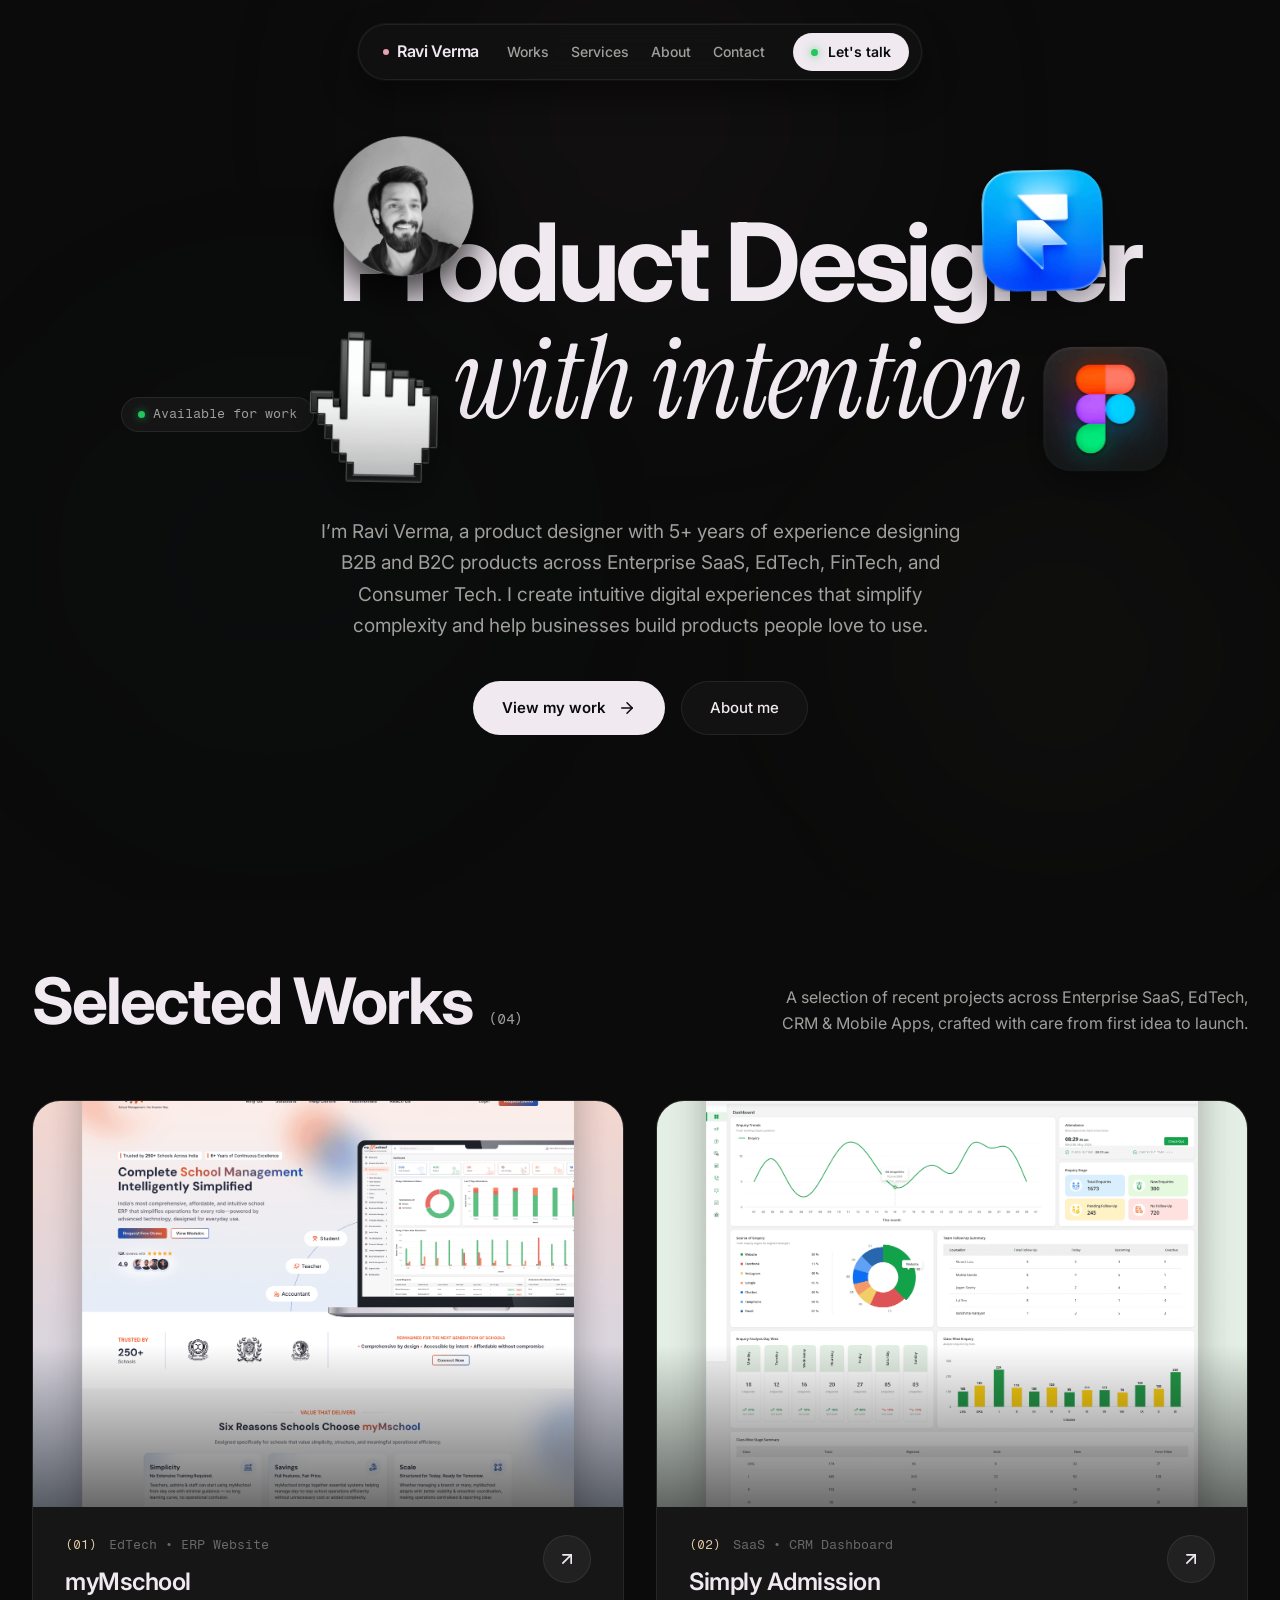
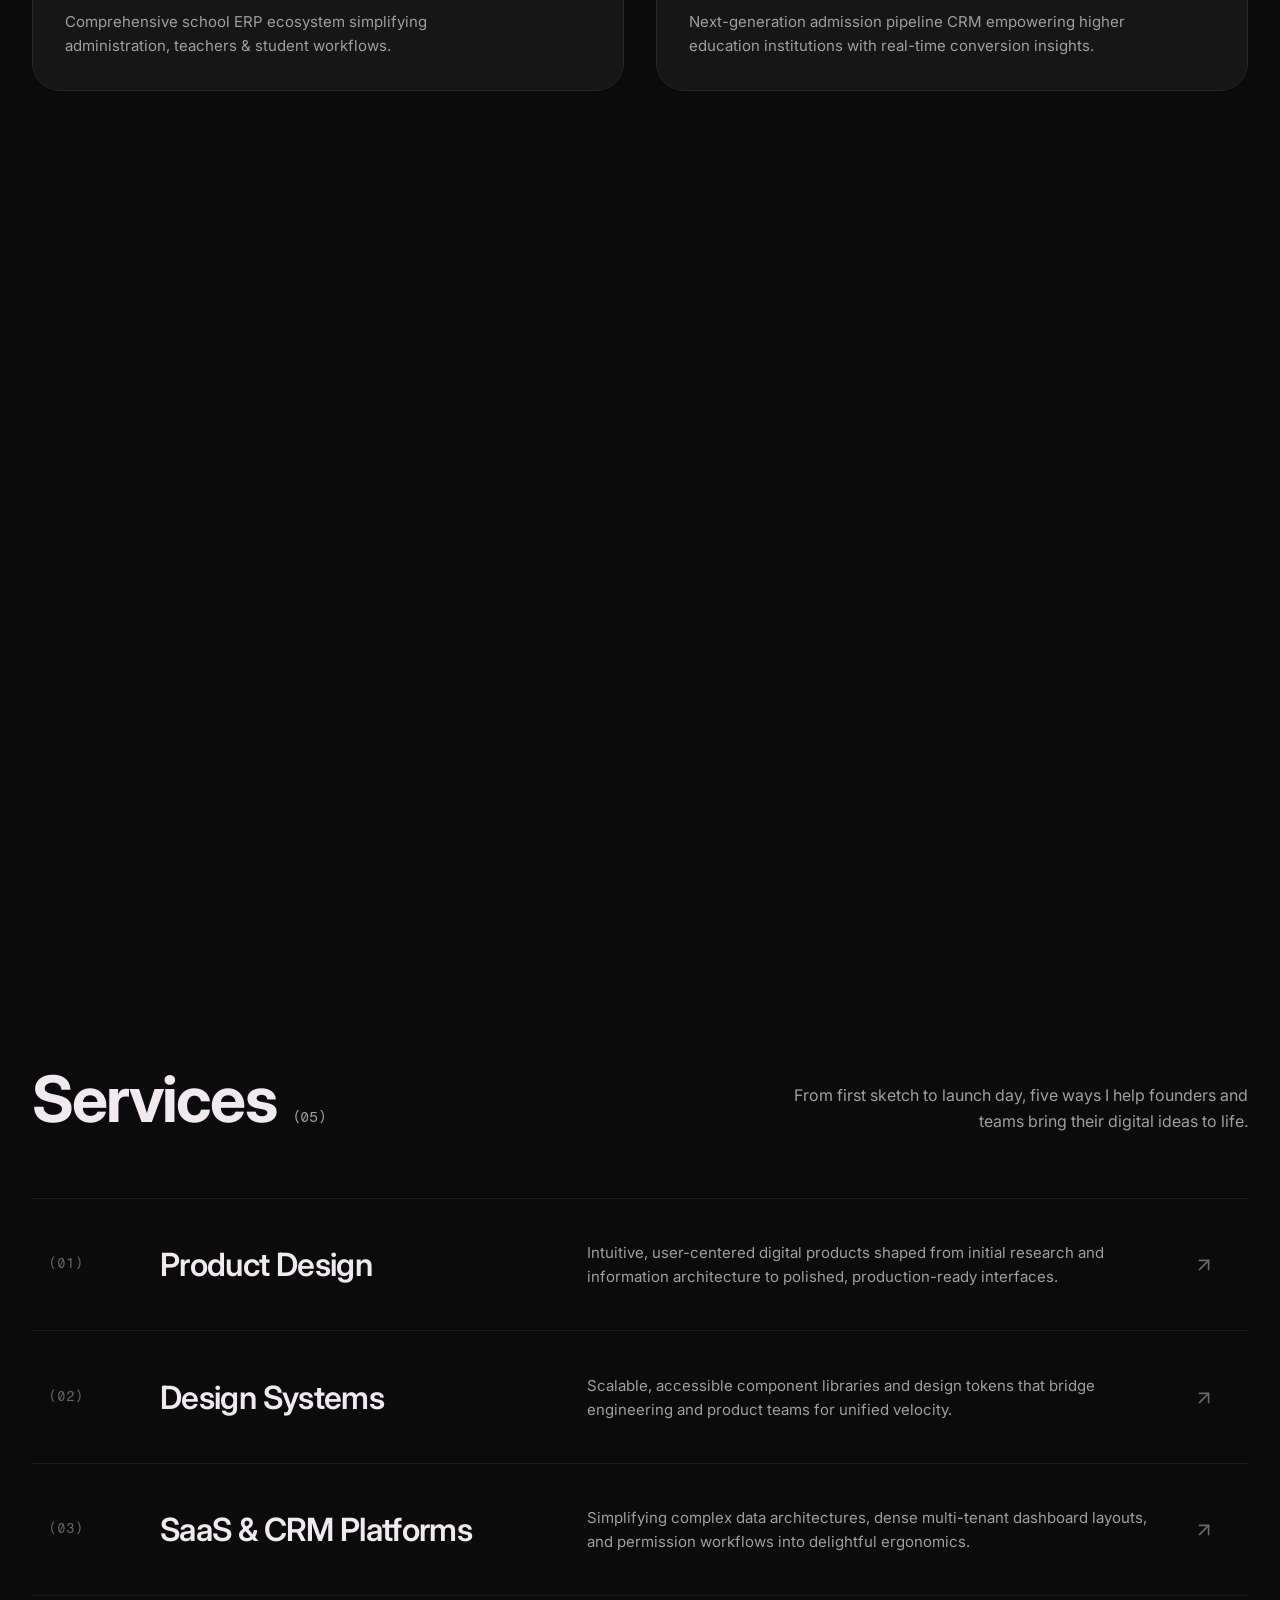
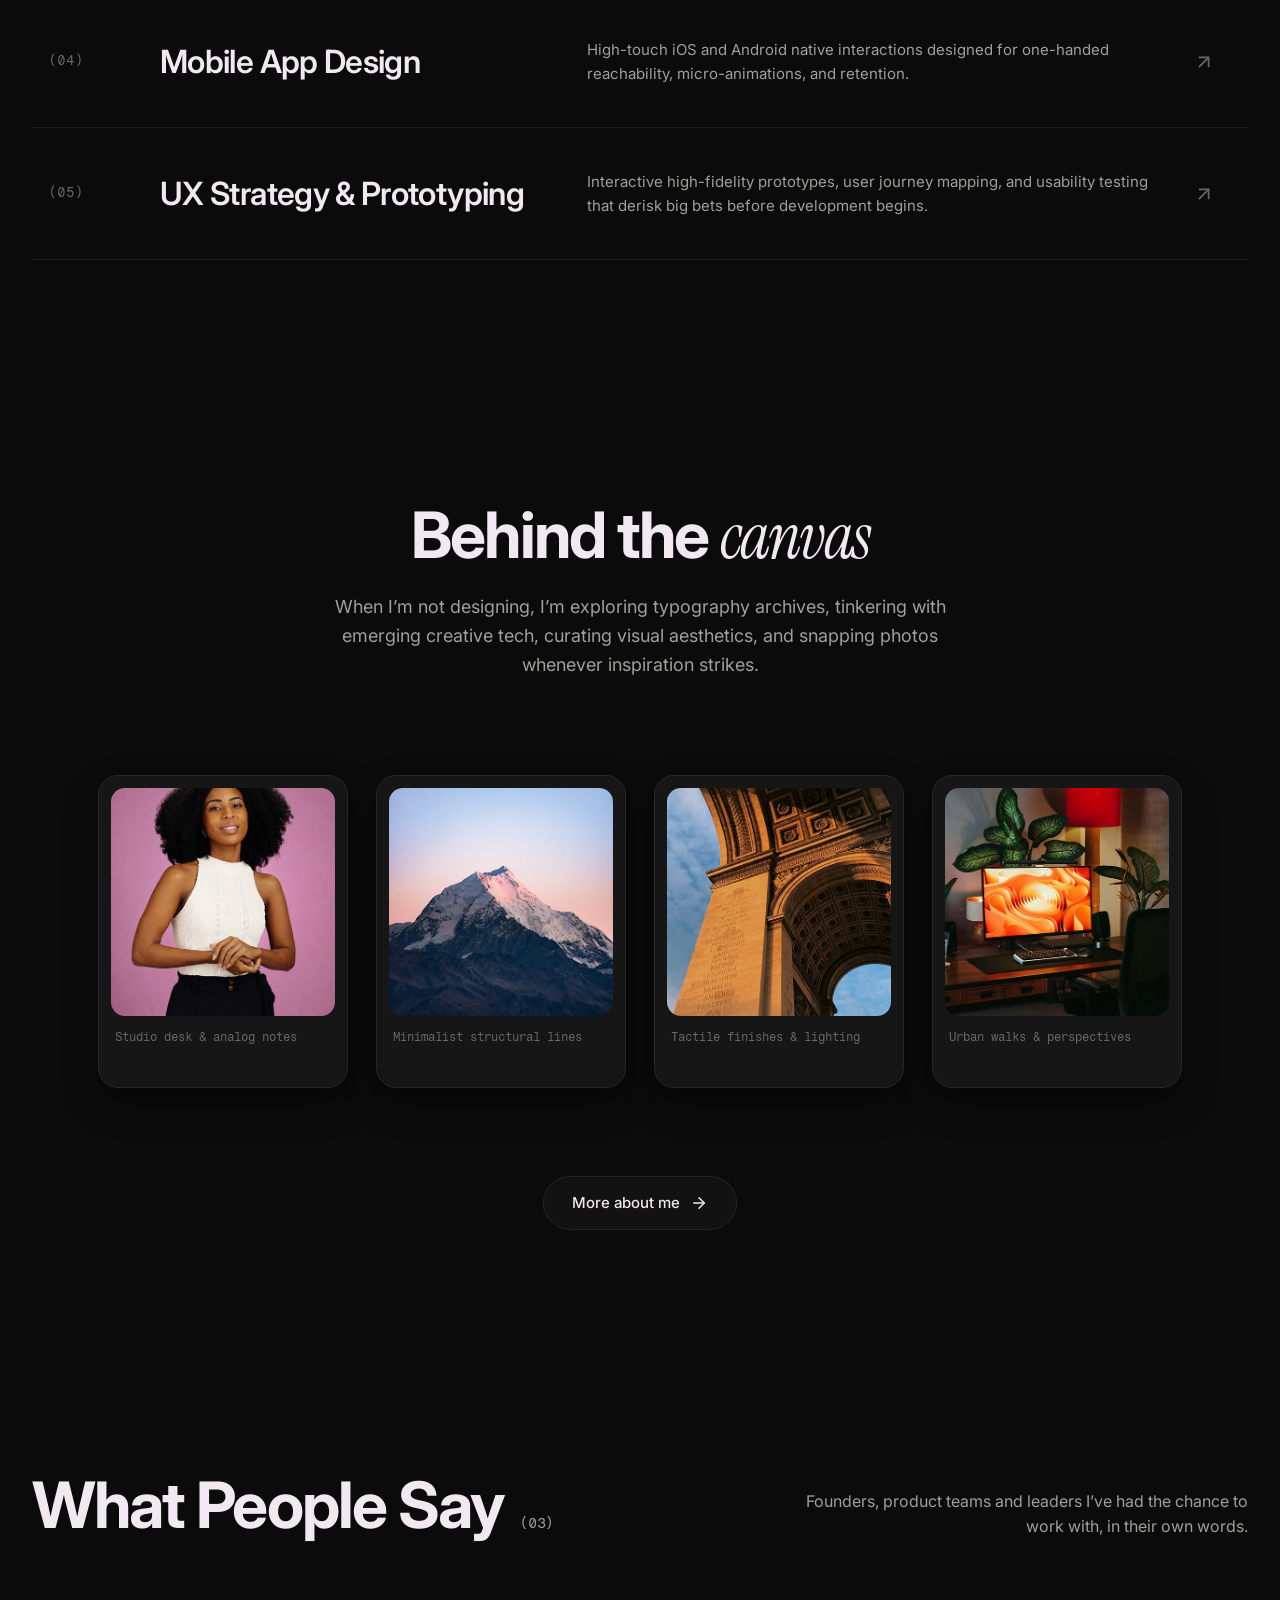
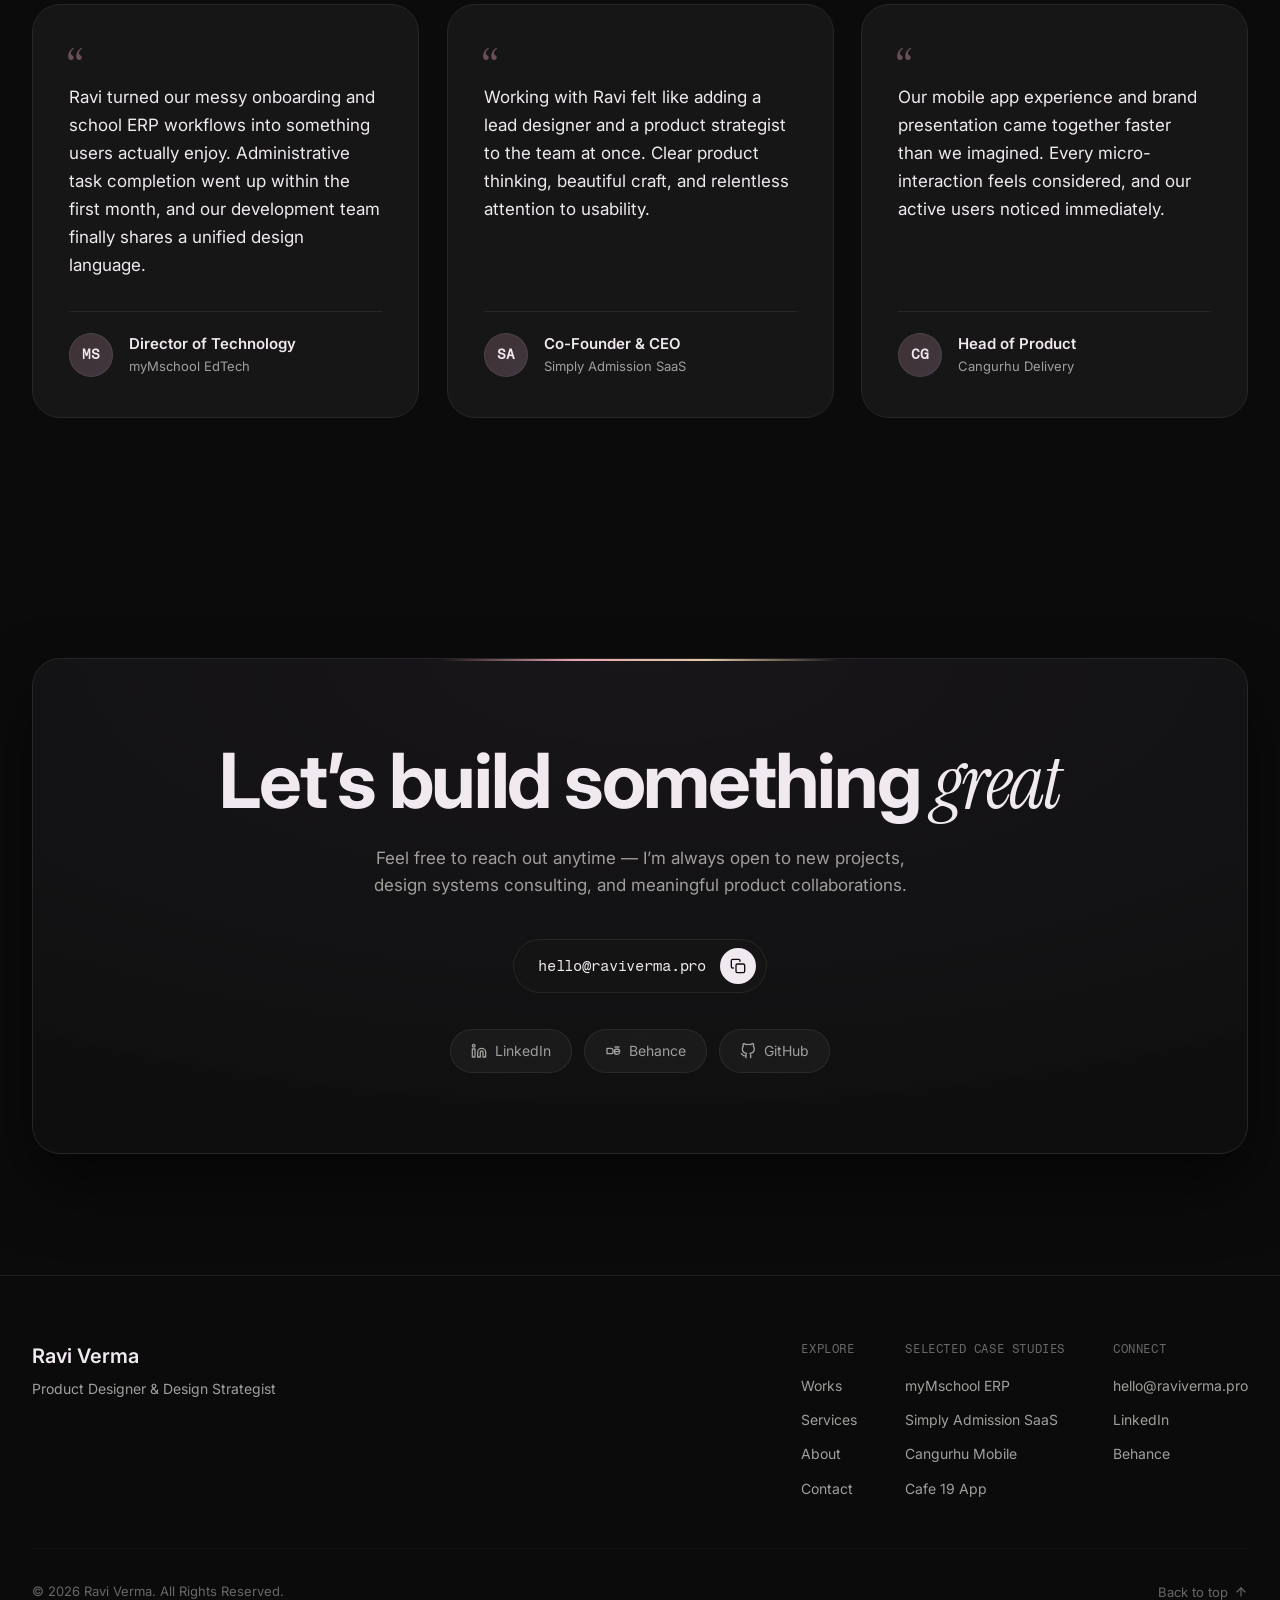
<file: index.html>
<!DOCTYPE html>
<html lang="en">
<head>
  <meta charset="UTF-8">
  <meta name="viewport" content="width=device-width, initial-scale=1.0">
  <title>Ravi Verma · Product Designer</title>
  <meta name="description" content="Product Designer with 5+ years of experience designing B2B and B2C products across Enterprise SaaS, EdTech, FinTech, and Consumer Tech.">
  
  <!-- Favicon -->
  <link rel="icon" type="image/png" href="./assets/stickers/sticker1.png">
  
  <!-- CSS -->
  <link rel="stylesheet" href="./assets/css/style.css">
</head>
<body>

  <!-- Atmospheric Ambient Glows -->
  <div class="bg-glow-container">
    <div class="bg-glow-1"></div>
    <div class="bg-glow-2"></div>
    <div class="bg-glow-3"></div>
  </div>

  <!-- Glassmorphic Floating Header -->
  <header class="site-header">
    <nav class="nav-pill" aria-label="Main Navigation">
      <a href="./index.html" class="nav-logo">
        <span class="nav-logo-dot"></span>
        Ravi Verma
      </a>

      <ul class="nav-links">
        <li><a href="./works.html" class="nav-link">Works</a></li>
        <li><a href="#services" class="nav-link">Services</a></li>
        <li><a href="./about.html" class="nav-link">About</a></li>
        <li><a href="./contact.html" class="nav-link">Contact</a></li>
      </ul>

      <a href="./contact.html" class="nav-cta">
        <span class="nav-status-dot"></span>
        <span>Let's talk</span>
      </a>

      <button class="mobile-nav-toggle" aria-label="Toggle Navigation">
        <svg width="22" height="22" viewBox="0 0 24 24" fill="none" stroke="currentColor" stroke-width="2" stroke-linecap="round" stroke-linejoin="round">
          <line x1="3" y1="12" x2="21" y2="12"></line>
          <line x1="3" y1="6" x2="21" y2="6"></line>
          <line x1="3" y1="18" x2="21" y2="18"></line>
        </svg>
      </button>
    </nav>
  </header>

  <!-- Mobile Drawer Menu -->
  <div class="mobile-drawer" aria-hidden="true">
    <a href="./index.html" class="active">Home</a>
    <a href="./works.html">Works</a>
    <a href="#services">Services</a>
    <a href="./about.html">About</a>
    <a href="./contact.html">Contact</a>
  </div>

  <main>
    <!-- HERO SECTION -->
    <section class="hero-section">
      <div class="container">
        
        <!-- Status Badge -->
        <div class="hero-badge reveal-blur">
          <span class="hero-badge-dot"></span>
          <span>Available for work</span>
        </div>

        <!-- Hero Title Stage with 4 Floating 3D Stickers -->
        <div class="hero-title-stage">
          
          <!-- Sticker 1: Ravi Verma Portrait (Top Left) -->
          <div class="sticker-container sticker-1" aria-label="Ravi Verma">
            <div class="sticker-inner">
              <img src="./assets/stickers/sticker1.png" alt="Ravi Verma" class="sticker-img" draggable="false">
            </div>
          </div>

          <!-- Sticker 2: 3D Crystal Block (Bottom Left) -->
          <div class="sticker-container sticker-2" aria-label="Interactive 3D Badge">
            <div class="sticker-inner">
              <img src="./assets/stickers/sticker2.png" alt="3D Sticker Illustration" class="sticker-img" draggable="false">
            </div>
          </div>

          <!-- Sticker 3: 3D Sphere / Torus (Bottom Right) -->
          <div class="sticker-container sticker-3" aria-label="Interactive 3D Badge">
            <div class="sticker-inner">
              <img src="./assets/stickers/sticker3.png" alt="3D Sticker Illustration" class="sticker-img" draggable="false">
            </div>
          </div>

          <!-- Sticker 4: 3D Star / Ring (Top Right) -->
          <div class="sticker-container sticker-4" aria-label="Interactive 3D Badge">
            <div class="sticker-inner">
              <img src="./assets/stickers/sticker4.png" alt="3D Sticker Illustration" class="sticker-img" draggable="false">
            </div>
          </div>

          <!-- Main Hero Headings -->
          <h1 class="hero-h1 reveal-blur delay-1">Product Designer</h1>
          <span class="hero-serif reveal-blur delay-2">with intention</span>
        </div>

        <!-- Bio Paragraph -->
        <p class="hero-bio reveal-blur delay-3">
          I’m Ravi Verma, a product designer with 5+ years of experience designing B2B and B2C products across Enterprise SaaS, EdTech, FinTech, and Consumer Tech. I create intuitive digital experiences that simplify complexity and help businesses build products people love to use.
        </p>

        <!-- CTA Buttons -->
        <div class="hero-actions reveal-blur delay-4">
          <a href="./works.html" class="btn-primary">
            <span>View my work</span>
            <svg width="18" height="18" viewBox="0 0 24 24" fill="none" stroke="currentColor" stroke-width="2" stroke-linecap="round" stroke-linejoin="round">
              <line x1="5" y1="12" x2="19" y2="12"></line>
              <polyline points="12 5 19 12 12 19"></polyline>
            </svg>
          </a>
          <a href="./about.html" class="btn-secondary">
            <span>About me</span>
          </a>
        </div>

      </div>
    </section>

    <!-- SELECTED WORKS SECTION -->
    <section class="section" id="works">
      <div class="container">
        
        <div class="section-header">
          <div class="section-title-wrap">
            <h2 class="section-title">Selected Works</h2>
            <span class="section-counter">(04)</span>
          </div>
          <p class="section-desc">
            A selection of recent projects across Enterprise SaaS, EdTech, CRM & Mobile Apps, crafted with care from first idea to launch.
          </p>
        </div>

        <div class="works-grid">
          
          <!-- Project 1: myMschool -->
          <a href="./works/mymschool/index.html" class="work-card reveal-blur">
            <div class="work-card-media">
              <img src="./assets/images/mymschool-thumb.png" alt="myMschool EdTech ERP Preview" loading="lazy">
              <div class="work-card-overlay"></div>
            </div>
            <div class="work-card-body">
              <div class="work-card-info">
                <div class="work-card-meta">
                  <span class="work-card-num">(01)</span>
                  <span>EdTech • ERP Website</span>
                </div>
                <h3 class="work-card-title">myMschool</h3>
                <p class="work-card-category">Comprehensive school ERP ecosystem simplifying administration, teachers & student workflows.</p>
              </div>
              <div class="work-card-btn" aria-hidden="true">
                <svg width="20" height="20" viewBox="0 0 24 24" fill="none" stroke="currentColor" stroke-width="2" stroke-linecap="round" stroke-linejoin="round">
                  <line x1="7" y1="17" x2="17" y2="7"></line>
                  <polyline points="7 7 17 7 17 17"></polyline>
                </svg>
              </div>
            </div>
          </a>

          <!-- Project 2: Simply Admission -->
          <a href="./works/simply-admission/index.html" class="work-card reveal-blur delay-1">
            <div class="work-card-media">
              <img src="./assets/images/simply-admission-thumb.png" alt="Simply Admission SaaS CRM Preview" loading="lazy">
              <div class="work-card-overlay"></div>
            </div>
            <div class="work-card-body">
              <div class="work-card-info">
                <div class="work-card-meta">
                  <span class="work-card-num">(02)</span>
                  <span>SaaS • CRM Dashboard</span>
                </div>
                <h3 class="work-card-title">Simply Admission</h3>
                <p class="work-card-category">Next-generation admission pipeline CRM empowering higher education institutions with real-time conversion insights.</p>
              </div>
              <div class="work-card-btn" aria-hidden="true">
                <svg width="20" height="20" viewBox="0 0 24 24" fill="none" stroke="currentColor" stroke-width="2" stroke-linecap="round" stroke-linejoin="round">
                  <line x1="7" y1="17" x2="17" y2="7"></line>
                  <polyline points="7 7 17 7 17 17"></polyline>
                </svg>
              </div>
            </div>
          </a>

          <!-- Project 3: Cangurhu -->
          <a href="./works/cangurhu/index.html" class="work-card reveal-blur">
            <div class="work-card-media">
              <img src="./assets/images/cangurhu-thumb.png" alt="Cangurhu Food Delivery App Preview" loading="lazy">
              <div class="work-card-overlay"></div>
            </div>
            <div class="work-card-body">
              <div class="work-card-info">
                <div class="work-card-meta">
                  <span class="work-card-num">(03)</span>
                  <span>Food Delivery • Mobile App</span>
                </div>
                <h3 class="work-card-title">Cangurhu</h3>
                <p class="work-card-category">Ultra-fast on-demand food delivery mobile application designed for friction-free ordering & dynamic tracking.</p>
              </div>
              <div class="work-card-btn" aria-hidden="true">
                <svg width="20" height="20" viewBox="0 0 24 24" fill="none" stroke="currentColor" stroke-width="2" stroke-linecap="round" stroke-linejoin="round">
                  <line x1="7" y1="17" x2="17" y2="7"></line>
                  <polyline points="7 7 17 7 17 17"></polyline>
                </svg>
              </div>
            </div>
          </a>

          <!-- Project 4: Cafe 19 -->
          <a href="./works/cafe-19/index.html" class="work-card reveal-blur delay-1">
            <div class="work-card-media">
              <img src="./assets/images/cafe-19-thumb.png" alt="Cafe 19 Mobile App Preview" loading="lazy">
              <div class="work-card-overlay"></div>
            </div>
            <div class="work-card-body">
              <div class="work-card-info">
                <div class="work-card-meta">
                  <span class="work-card-num">(04)</span>
                  <span>Food & Beverage • Mobile App</span>
                </div>
                <h3 class="work-card-title">Cafe 19</h3>
                <p class="work-card-category">Boutique cafe ordering experience combining contactless table orders, loyalty perks, and curated roast subscriptions.</p>
              </div>
              <div class="work-card-btn" aria-hidden="true">
                <svg width="20" height="20" viewBox="0 0 24 24" fill="none" stroke="currentColor" stroke-width="2" stroke-linecap="round" stroke-linejoin="round">
                  <line x1="7" y1="17" x2="17" y2="7"></line>
                  <polyline points="7 7 17 7 17 17"></polyline>
                </svg>
              </div>
            </div>
          </a>

        </div>

        <div class="works-footer reveal-blur">
          <a href="./works.html" class="btn-secondary">
            <span>View all works</span>
            <svg width="18" height="18" viewBox="0 0 24 24" fill="none" stroke="currentColor" stroke-width="2" stroke-linecap="round" stroke-linejoin="round">
              <line x1="5" y1="12" x2="19" y2="12"></line>
              <polyline points="12 5 19 12 12 19"></polyline>
            </svg>
          </a>
        </div>

      </div>
    </section>

    <!-- SERVICES SECTION -->
    <section class="section" id="services">
      <div class="container">
        
        <div class="section-header">
          <div class="section-title-wrap">
            <h2 class="section-title">Services</h2>
            <span class="section-counter">(05)</span>
          </div>
          <p class="section-desc">
            From first sketch to launch day, five ways I help founders and teams bring their digital ideas to life.
          </p>
        </div>

        <div class="services-list">
          
          <!-- Service 1 -->
          <div class="service-item reveal-blur">
            <span class="service-num">(01)</span>
            <h3 class="service-title">Product Design</h3>
            <p class="service-desc">Intuitive, user-centered digital products shaped from initial research and information architecture to polished, production-ready interfaces.</p>
            <div class="service-arrow" aria-hidden="true">
              <svg width="22" height="22" viewBox="0 0 24 24" fill="none" stroke="currentColor" stroke-width="1.8" stroke-linecap="round" stroke-linejoin="round">
                <line x1="7" y1="17" x2="17" y2="7"></line>
                <polyline points="7 7 17 7 17 17"></polyline>
              </svg>
            </div>
          </div>

          <!-- Service 2 -->
          <div class="service-item reveal-blur delay-1">
            <span class="service-num">(02)</span>
            <h3 class="service-title">Design Systems</h3>
            <p class="service-desc">Scalable, accessible component libraries and design tokens that bridge engineering and product teams for unified velocity.</p>
            <div class="service-arrow" aria-hidden="true">
              <svg width="22" height="22" viewBox="0 0 24 24" fill="none" stroke="currentColor" stroke-width="1.8" stroke-linecap="round" stroke-linejoin="round">
                <line x1="7" y1="17" x2="17" y2="7"></line>
                <polyline points="7 7 17 7 17 17"></polyline>
              </svg>
            </div>
          </div>

          <!-- Service 3 -->
          <div class="service-item reveal-blur delay-2">
            <span class="service-num">(03)</span>
            <h3 class="service-title">SaaS & CRM Platforms</h3>
            <p class="service-desc">Simplifying complex data architectures, dense multi-tenant dashboard layouts, and permission workflows into delightful ergonomics.</p>
            <div class="service-arrow" aria-hidden="true">
              <svg width="22" height="22" viewBox="0 0 24 24" fill="none" stroke="currentColor" stroke-width="1.8" stroke-linecap="round" stroke-linejoin="round">
                <line x1="7" y1="17" x2="17" y2="7"></line>
                <polyline points="7 7 17 7 17 17"></polyline>
              </svg>
            </div>
          </div>

          <!-- Service 4 -->
          <div class="service-item reveal-blur delay-3">
            <span class="service-num">(04)</span>
            <h3 class="service-title">Mobile App Design</h3>
            <p class="service-desc">High-touch iOS and Android native interactions designed for one-handed reachability, micro-animations, and retention.</p>
            <div class="service-arrow" aria-hidden="true">
              <svg width="22" height="22" viewBox="0 0 24 24" fill="none" stroke="currentColor" stroke-width="1.8" stroke-linecap="round" stroke-linejoin="round">
                <line x1="7" y1="17" x2="17" y2="7"></line>
                <polyline points="7 7 17 7 17 17"></polyline>
              </svg>
            </div>
          </div>

          <!-- Service 5 -->
          <div class="service-item reveal-blur delay-4">
            <span class="service-num">(05)</span>
            <h3 class="service-title">UX Strategy & Prototyping</h3>
            <p class="service-desc">Interactive high-fidelity prototypes, user journey mapping, and usability testing that derisk big bets before development begins.</p>
            <div class="service-arrow" aria-hidden="true">
              <svg width="22" height="22" viewBox="0 0 24 24" fill="none" stroke="currentColor" stroke-width="1.8" stroke-linecap="round" stroke-linejoin="round">
                <line x1="7" y1="17" x2="17" y2="7"></line>
                <polyline points="7 7 17 7 17 17"></polyline>
              </svg>
            </div>
          </div>

        </div>

      </div>
    </section>

    <!-- BEHIND THE CANVAS SECTION (Interactive 3D Polaroid Gallery) -->
    <section class="section canvas-section">
      <div class="container">
        
        <div class="canvas-header">
          <h2 class="section-title reveal-blur">Behind the <span class="section-serif">canvas</span></h2>
          <p class="reveal-blur delay-1">
            When I’m not designing, I’m exploring typography archives, tinkering with emerging creative tech, curating visual aesthetics, and snapping photos whenever inspiration strikes.
          </p>
        </div>

        <div class="canvas-cards-row">
          
          <!-- Polaroid 1 -->
          <div class="canvas-polaroid reveal-blur">
            <div class="canvas-polaroid-media">
              <img src="./assets/images/canvas1.jpg" alt="Design workspace & aesthetic curation" loading="lazy">
            </div>
            <div class="canvas-polaroid-caption">Studio desk & analog notes</div>
          </div>

          <!-- Polaroid 2 -->
          <div class="canvas-polaroid reveal-blur delay-1">
            <div class="canvas-polaroid-media">
              <img src="./assets/images/canvas2.jpg" alt="Architecture & minimal geometry" loading="lazy">
            </div>
            <div class="canvas-polaroid-caption">Minimalist structural lines</div>
          </div>

          <!-- Polaroid 3 -->
          <div class="canvas-polaroid reveal-blur delay-2">
            <div class="canvas-polaroid-media">
              <img src="./assets/images/canvas3.jpg" alt="Creative design references & materials" loading="lazy">
            </div>
            <div class="canvas-polaroid-caption">Tactile finishes & lighting</div>
          </div>

          <!-- Polaroid 4 -->
          <div class="canvas-polaroid reveal-blur delay-3">
            <div class="canvas-polaroid-media">
              <img src="./assets/images/canvas4.jpg" alt="Urban perspectives & quiet travel" loading="lazy">
            </div>
            <div class="canvas-polaroid-caption">Urban walks & perspectives</div>
          </div>

        </div>

        <div class="canvas-cta reveal-blur">
          <a href="./about.html" class="btn-secondary">
            <span>More about me</span>
            <svg width="18" height="18" viewBox="0 0 24 24" fill="none" stroke="currentColor" stroke-width="2" stroke-linecap="round" stroke-linejoin="round">
              <line x1="5" y1="12" x2="19" y2="12"></line>
              <polyline points="12 5 19 12 12 19"></polyline>
            </svg>
          </a>
        </div>

      </div>
    </section>

    <!-- TESTIMONIALS SECTION (What People Say) -->
    <section class="section">
      <div class="container">
        
        <div class="section-header">
          <div class="section-title-wrap">
            <h2 class="section-title">What People Say</h2>
            <span class="section-counter">(03)</span>
          </div>
          <p class="section-desc">
            Founders, product teams and leaders I’ve had the chance to work with, in their own words.
          </p>
        </div>

        <div class="testimonials-grid">
          
          <!-- Testimonial 1 -->
          <div class="testimonial-card reveal-blur">
            <p class="testimonial-quote">
              Ravi turned our messy onboarding and school ERP workflows into something users actually enjoy. Administrative task completion went up within the first month, and our development team finally shares a unified design language.
            </p>
            <div class="testimonial-author">
              <div class="author-avatar">MS</div>
              <div class="author-info">
                <h6>Director of Technology</h6>
                <p>myMschool EdTech</p>
              </div>
            </div>
          </div>

          <!-- Testimonial 2 -->
          <div class="testimonial-card reveal-blur delay-1">
            <p class="testimonial-quote">
              Working with Ravi felt like adding a lead designer and a product strategist to the team at once. Clear product thinking, beautiful craft, and relentless attention to usability.
            </p>
            <div class="testimonial-author">
              <div class="author-avatar">SA</div>
              <div class="author-info">
                <h6>Co-Founder & CEO</h6>
                <p>Simply Admission SaaS</p>
              </div>
            </div>
          </div>

          <!-- Testimonial 3 -->
          <div class="testimonial-card reveal-blur delay-2">
            <p class="testimonial-quote">
              Our mobile app experience and brand presentation came together faster than we imagined. Every micro-interaction feels considered, and our active users noticed immediately.
            </p>
            <div class="testimonial-author">
              <div class="author-avatar">CG</div>
              <div class="author-info">
                <h6>Head of Product</h6>
                <p>Cangurhu Delivery</p>
              </div>
            </div>
          </div>

        </div>

      </div>
    </section>

    <!-- LET'S BUILD SOMETHING GREAT (CTA Section) -->
    <section class="section" id="contact">
      <div class="container">
        
        <div class="cta-box reveal-blur">
          <h2 class="cta-title">Let’s build something <span class="section-serif">great</span></h2>
          <p class="cta-desc">
            Feel free to reach out anytime — I’m always open to new projects, design systems consulting, and meaningful product collaborations.
          </p>

          <!-- Copy Email Pill with Toast Notification -->
          <div class="email-copy-pill" data-email="hello@raviverma.pro" role="button" tabindex="0" aria-label="Copy email address to clipboard">
            <span class="email-text">hello@raviverma.pro</span>
            <div class="copy-btn-inner" aria-hidden="true">
              <svg width="16" height="16" viewBox="0 0 24 24" fill="none" stroke="currentColor" stroke-width="2" stroke-linecap="round" stroke-linejoin="round">
                <rect x="9" y="9" width="13" height="13" rx="2" ry="2"></rect>
                <path d="M5 15H4a2 2 0 0 1-2-2V4a2 2 0 0 1 2-2h9a2 2 0 0 1 2 2v1"></path>
              </svg>
            </div>
            <div class="copy-toast">Copied to clipboard!</div>
          </div>

          <!-- Social Links -->
          <div class="social-pills">
            <a href="https://www.linkedin.com/in/ravivermapro/" target="_blank" rel="noopener noreferrer" class="social-pill">
              <svg width="16" height="16" viewBox="0 0 24 24" fill="none" stroke="currentColor" stroke-width="2" stroke-linecap="round" stroke-linejoin="round">
                <path d="M16 8a6 6 0 0 1 6 6v7h-4v-7a2 2 0 0 0-2-2 2 2 0 0 0-2 2v7h-4v-7a6 6 0 0 1 6-6z"></path>
                <rect x="2" y="9" width="4" height="12"></rect>
                <circle cx="4" cy="4" r="2"></circle>
              </svg>
              <span>LinkedIn</span>
            </a>

            <a href="https://www.behance.net/ravivermapro" target="_blank" rel="noopener noreferrer" class="social-pill">
              <svg width="16" height="16" viewBox="0 0 24 24" fill="none" stroke="currentColor" stroke-width="2" stroke-linecap="round" stroke-linejoin="round">
                <path d="M3 8h6a3 3 0 0 1 3 3v2a3 3 0 0 1-3 3H3z"></path>
                <path d="M15 13h7a4 4 0 0 0-4-4 4 4 0 0 0-4 4c0 2.2 1.8 4 4 4a4.1 4.1 0 0 0 3.5-2"></path>
                <line x1="15" y1="6" x2="21" y2="6"></line>
              </svg>
              <span>Behance</span>
            </a>

            <a href="https://github.com/ravivermapro" target="_blank" rel="noopener noreferrer" class="social-pill">
              <svg width="16" height="16" viewBox="0 0 24 24" fill="none" stroke="currentColor" stroke-width="2" stroke-linecap="round" stroke-linejoin="round">
                <path d="M9 19c-5 1.5-5-2.5-7-3m14 6v-3.87a3.37 3.37 0 0 0-.94-2.61c3.14-.35 6.44-1.54 6.44-7A5.44 5.44 0 0 0 20 4.77 5.07 5.07 0 0 0 19.91 1S18.73.65 16 2.48a13.38 13.38 0 0 0-7 0C6.27.65 5.09 1 5.09 1A5.07 5.07 0 0 0 5 4.77a5.44 5.44 0 0 0-1.5 3.78c0 5.42 3.3 6.61 6.44 7A3.37 3.37 0 0 0 9 18.13V22"></path>
              </svg>
              <span>GitHub</span>
            </a>
          </div>

        </div>

      </div>
    </section>
  </main>

  <!-- FOOTER -->
  <footer class="site-footer">
    <div class="container">
      
      <div class="footer-top">
        <div class="footer-brand">
          <h4>Ravi Verma</h4>
          <p>Product Designer & Design Strategist</p>
        </div>

        <div class="footer-links-group">
          <div class="footer-col">
            <span class="footer-col-title">Explore</span>
            <a href="./works.html">Works</a>
            <a href="#services">Services</a>
            <a href="./about.html">About</a>
            <a href="./contact.html">Contact</a>
          </div>

          <div class="footer-col">
            <span class="footer-col-title">Selected Case Studies</span>
            <a href="./works/mymschool/index.html">myMschool ERP</a>
            <a href="./works/simply-admission/index.html">Simply Admission SaaS</a>
            <a href="./works/cangurhu/index.html">Cangurhu Mobile</a>
            <a href="./works/cafe-19/index.html">Cafe 19 App</a>
          </div>

          <div class="footer-col">
            <span class="footer-col-title">Connect</span>
            <a href="mailto:hello@raviverma.pro">hello@raviverma.pro</a>
            <a href="https://www.linkedin.com/in/ravivermapro/" target="_blank" rel="noopener noreferrer">LinkedIn</a>
            <a href="https://www.behance.net/ravivermapro" target="_blank" rel="noopener noreferrer">Behance</a>
          </div>
        </div>
      </div>

      <div class="footer-bottom">
        <p>© 2026 Ravi Verma. All Rights Reserved.</p>
        <button class="back-to-top" aria-label="Scroll back to top">
          <span>Back to top</span>
          <svg width="14" height="14" viewBox="0 0 24 24" fill="none" stroke="currentColor" stroke-width="2" stroke-linecap="round" stroke-linejoin="round">
            <line x1="12" y1="19" x2="12" y2="5"></line>
            <polyline points="5 12 12 5 19 12"></polyline>
          </svg>
        </button>
      </div>

    </div>
  </footer>

  <!-- Scripts -->
  <script src="./assets/js/sticker-physics.js"></script>
  <script src="./assets/js/main.js"></script>
</body>
</html>
</file>
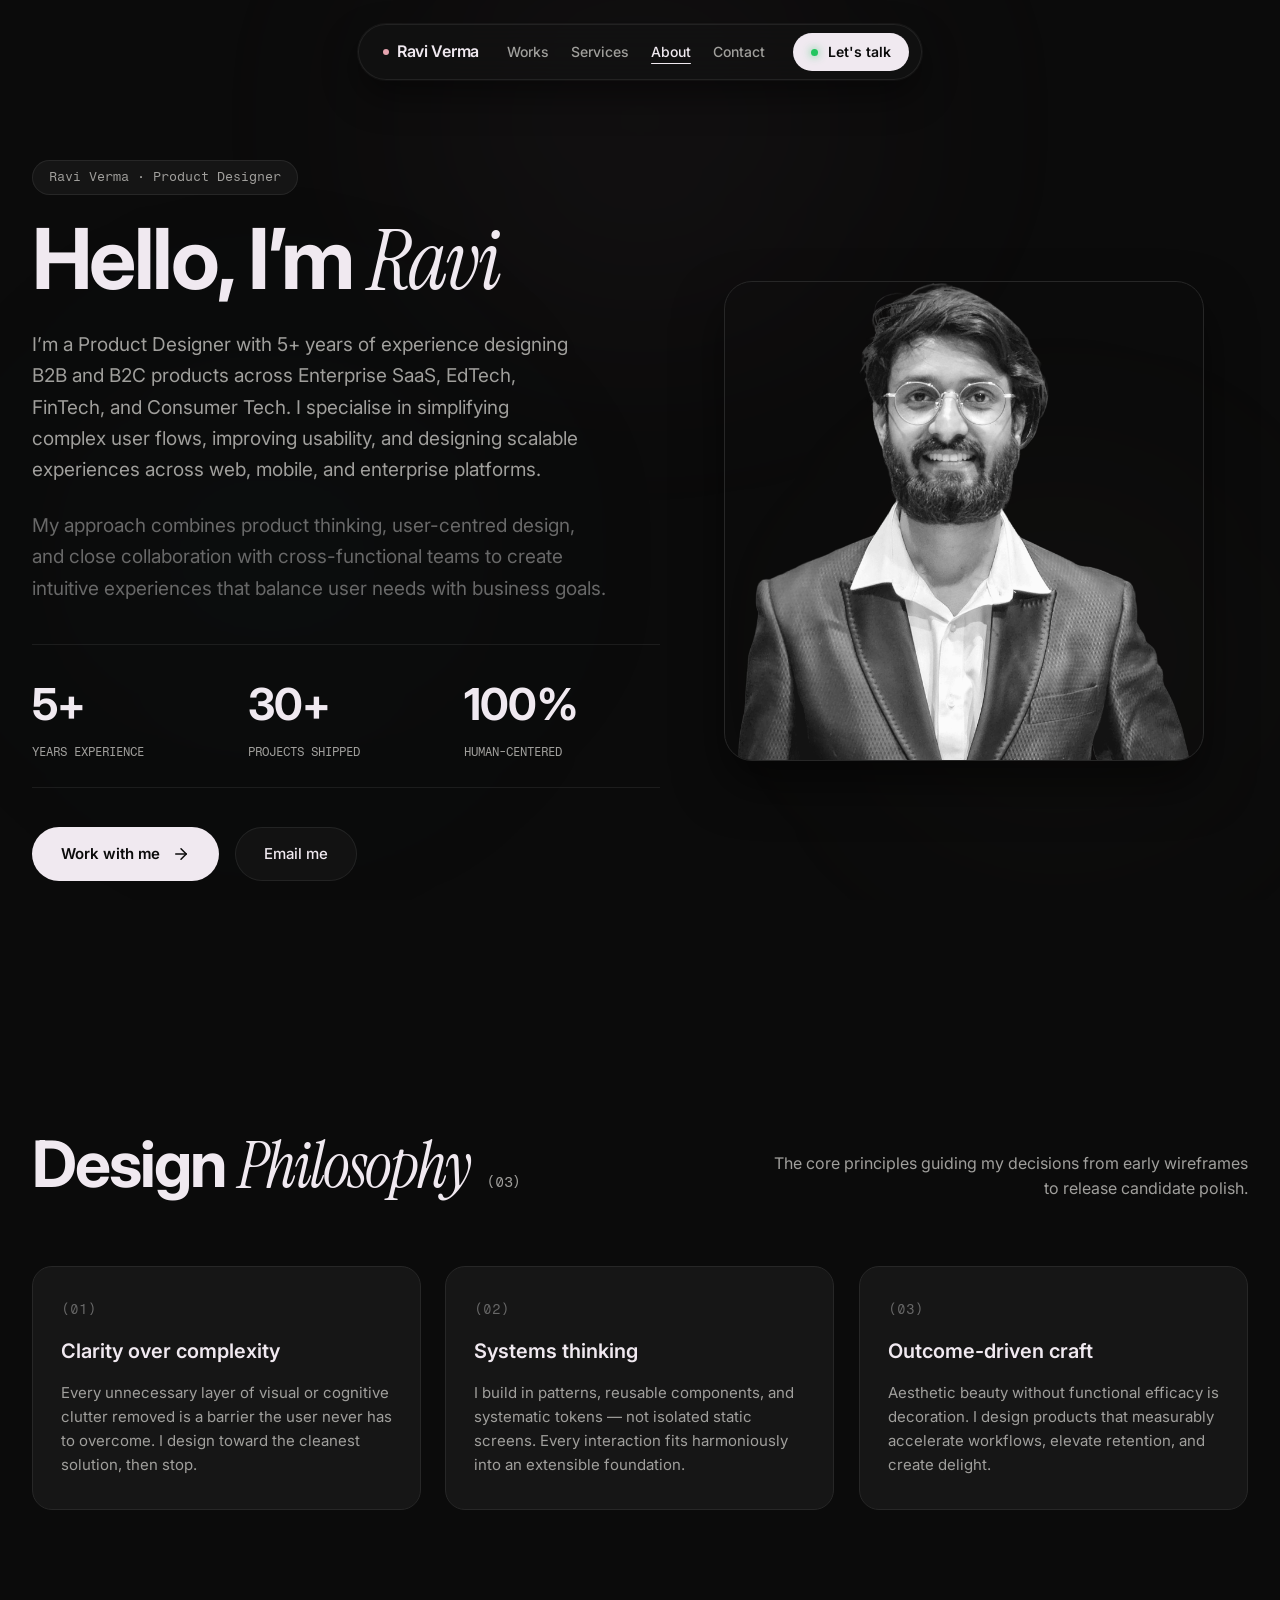
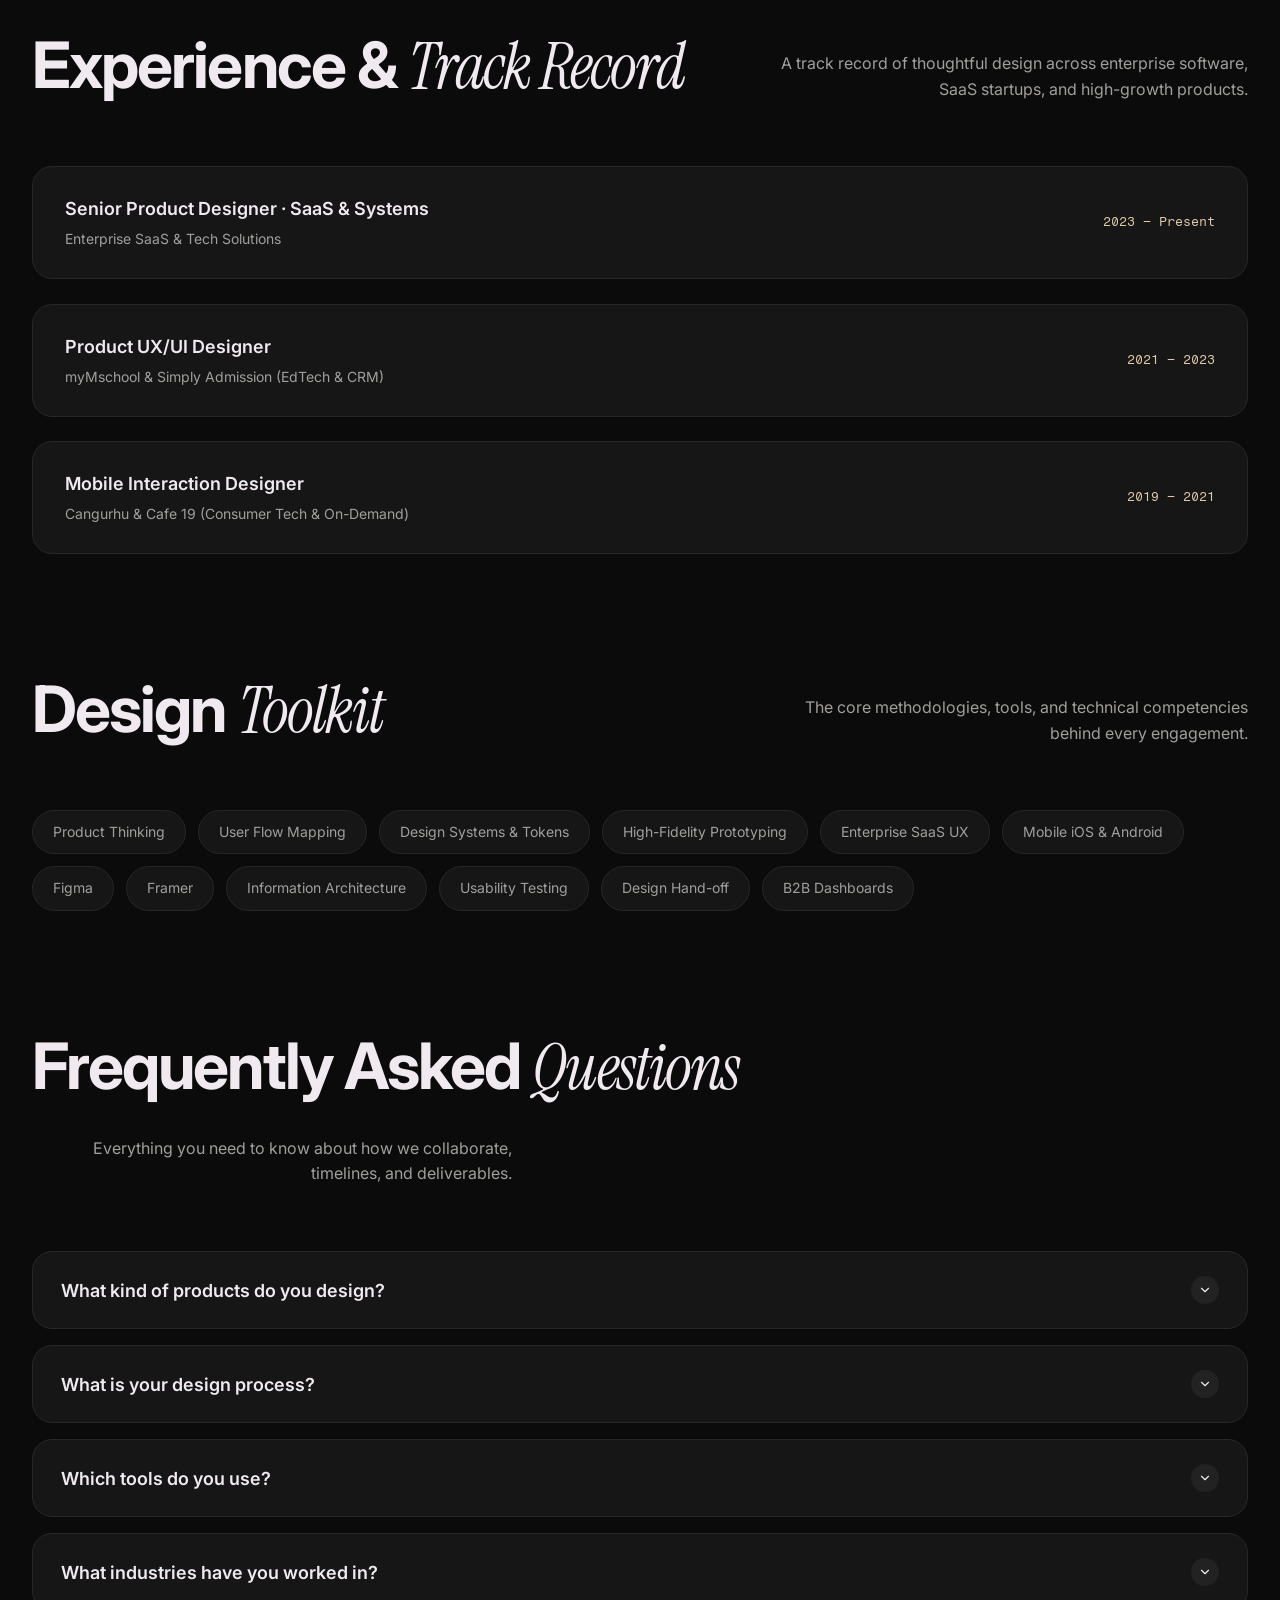
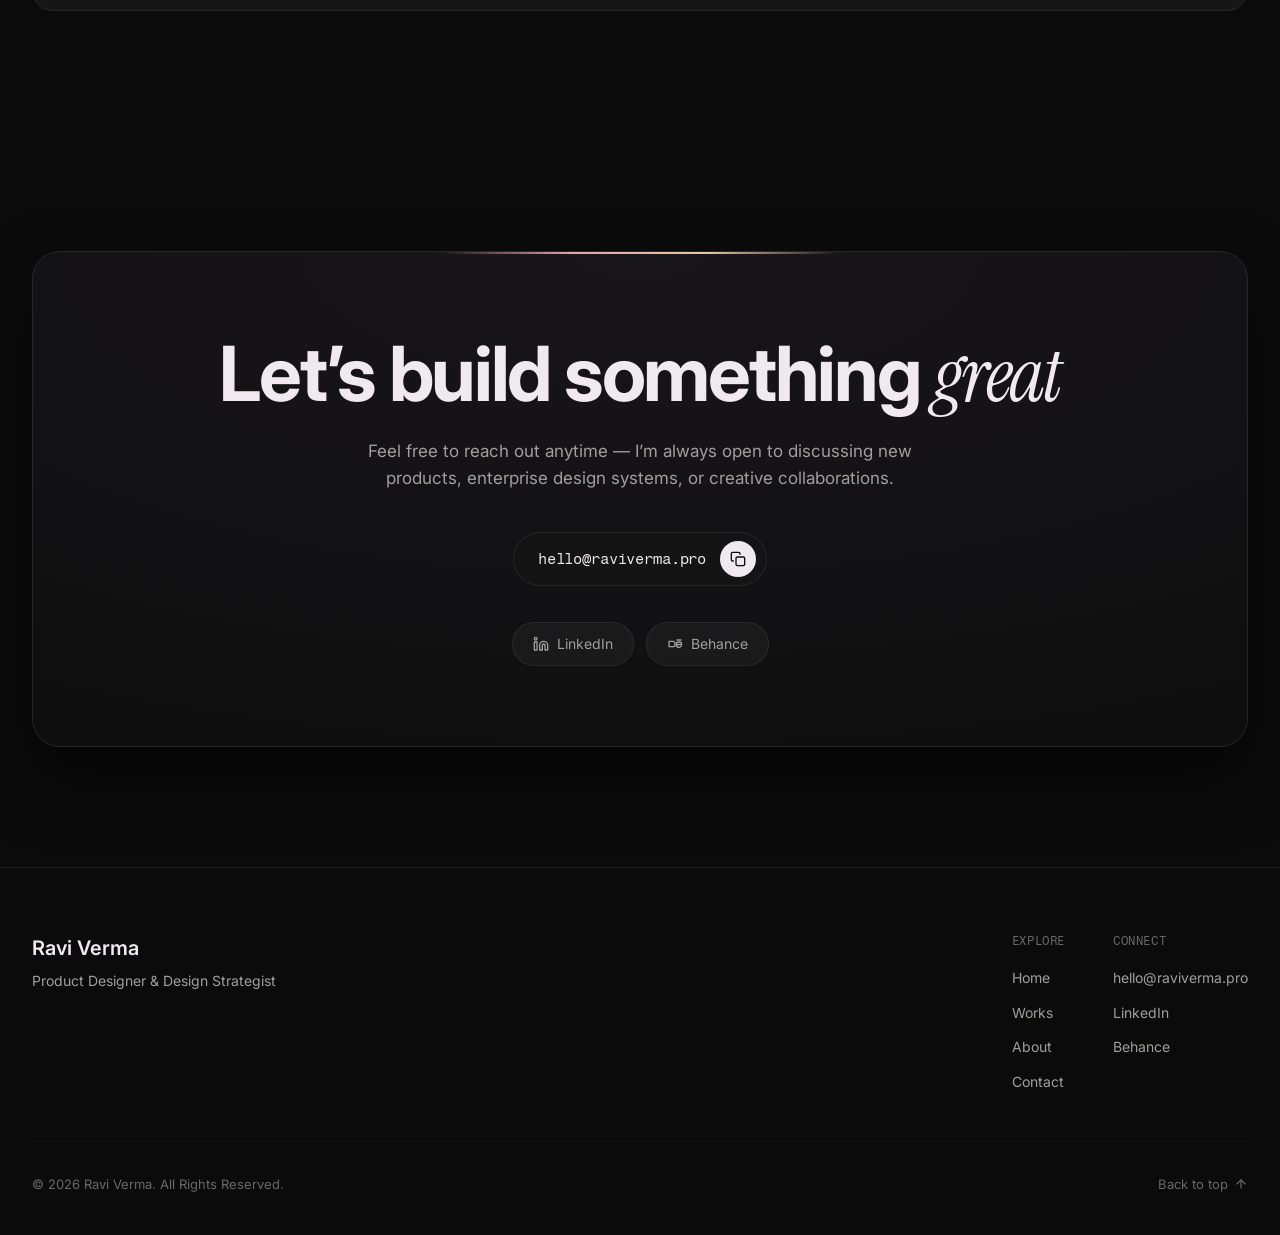
<file: about/index.html>
<!DOCTYPE html>
<html lang="en">
<head>
  <meta charset="UTF-8">
  <meta name="viewport" content="width=device-width, initial-scale=1.0">
  <title>About · Ravi Verma · Product Designer</title>
  <meta name="description" content="Learn more about Ravi Verma, Product Designer with 5+ years of experience in Enterprise SaaS, EdTech, FinTech, and Consumer Tech.">
  
  <link rel="icon" type="image/png" href="../assets/stickers/sticker1.png">
  <link rel="stylesheet" href="../assets/css/style.css">
</head>
<body>

  <div class="bg-glow-container">
    <div class="bg-glow-1"></div>
    <div class="bg-glow-2"></div>
    <div class="bg-glow-3"></div>
  </div>

  <header class="site-header">
    <nav class="nav-pill" aria-label="Main Navigation">
      <a href="../index.html" class="nav-logo">
        <span class="nav-logo-dot"></span>
        Ravi Verma
      </a>

      <ul class="nav-links">
        <li><a href="../works.html" class="nav-link">Works</a></li>
        <li><a href="../index.html#services" class="nav-link">Services</a></li>
        <li><a href="../index.html" class="nav-link active">About</a></li>
        <li><a href="../contact.html" class="nav-link">Contact</a></li>
      </ul>

      <a href="../contact.html" class="nav-cta">
        <span class="nav-status-dot"></span>
        <span>Let's talk</span>
      </a>

      <button class="mobile-nav-toggle" aria-label="Toggle Navigation">
        <svg width="22" height="22" viewBox="0 0 24 24" fill="none" stroke="currentColor" stroke-width="2" stroke-linecap="round" stroke-linejoin="round">
          <line x1="3" y1="12" x2="21" y2="12"></line>
          <line x1="3" y1="6" x2="21" y2="6"></line>
          <line x1="3" y1="18" x2="21" y2="18"></line>
        </svg>
      </button>
    </nav>
  </header>

  <div class="mobile-drawer" aria-hidden="true">
    <a href="../index.html">Home</a>
    <a href="../works.html">Works</a>
    <a href="../index.html#services">Services</a>
    <a href="../index.html" class="active">About</a>
    <a href="../contact.html">Contact</a>
  </div>

  <main>
    <section class="page-hero">
      <div class="container">
        
        <div class="about-hero-grid">
          <div class="about-hero-content" style="text-align: left;">
            <div class="hero-badge reveal-blur" style="margin-bottom: 20px;">
              <span>Ravi Verma · Product Designer</span>
            </div>
            <h1 class="page-title reveal-blur delay-1" style="text-align: left; margin-bottom: 24px;">
              Hello, I’m <span class="section-serif">Ravi</span>
            </h1>
            <p class="hero-bio reveal-blur delay-2" style="margin: 0 0 24px 0; text-align: left;">
              I’m a Product Designer with 5+ years of experience designing B2B and B2C products across Enterprise SaaS, EdTech, FinTech, and Consumer Tech. I specialise in simplifying complex user flows, improving usability, and designing scalable experiences across web, mobile, and enterprise platforms.
            </p>
            <p class="hero-bio reveal-blur delay-3" style="margin: 0; text-align: left; color: var(--text-tertiary);">
              My approach combines product thinking, user-centred design, and close collaboration with cross-functional teams to create intuitive experiences that balance user needs with business goals.
            </p>

            <div class="about-stats reveal-blur delay-4">
              <div class="stat-item">
                <h3>5+</h3>
                <p>Years Experience</p>
              </div>
              <div class="stat-item">
                <h3>30+</h3>
                <p>Projects Shipped</p>
              </div>
              <div class="stat-item">
                <h3>100%</h3>
                <p>Human-Centered</p>
              </div>
            </div>

            <div class="hero-actions reveal-blur delay-5" style="justify-content: flex-start;">
              <a href="../contact.html" class="btn-primary">
                <span>Work with me</span>
                <svg width="18" height="18" viewBox="0 0 24 24" fill="none" stroke="currentColor" stroke-width="2" stroke-linecap="round" stroke-linejoin="round">
                  <line x1="5" y1="12" x2="19" y2="12"></line>
                  <polyline points="12 5 19 12 12 19"></polyline>
                </svg>
              </a>
              <a href="mailto:hello@raviverma.pro" class="btn-secondary">
                <span>Email me</span>
              </a>
            </div>
          </div>

          <div class="about-portrait-wrap reveal-blur delay-2">
            <img src="../assets/images/portrait.png" alt="Ravi Verma Portrait Photo">
          </div>
        </div>

      </div>
    </section>

    <!-- DESIGN PHILOSOPHY -->
    <section class="section">
      <div class="container">
        <div class="section-header">
          <div class="section-title-wrap">
            <h2 class="section-title">Design <span class="section-serif">Philosophy</span></h2>
            <span class="section-counter">(03)</span>
          </div>
          <p class="section-desc">
            The core principles guiding my decisions from early wireframes to release candidate polish.
          </p>
        </div>

        <div class="philosophy-grid">
          <div class="philosophy-card reveal-blur">
            <span class="service-num">(01)</span>
            <h3>Clarity over complexity</h3>
            <p>Every unnecessary layer of visual or cognitive clutter removed is a barrier the user never has to overcome. I design toward the cleanest solution, then stop.</p>
          </div>

          <div class="philosophy-card reveal-blur delay-1">
            <span class="service-num">(02)</span>
            <h3>Systems thinking</h3>
            <p>I build in patterns, reusable components, and systematic tokens — not isolated static screens. Every interaction fits harmoniously into an extensible foundation.</p>
          </div>

          <div class="philosophy-card reveal-blur delay-2">
            <span class="service-num">(03)</span>
            <h3>Outcome-driven craft</h3>
            <p>Aesthetic beauty without functional efficacy is decoration. I design products that measurably accelerate workflows, elevate retention, and create delight.</p>
          </div>
        </div>
      </div>
    </section>

    <!-- EXPERIENCE TIMELINE -->
    <section class="section" style="padding-top: 0;">
      <div class="container">
        <div class="section-header">
          <div class="section-title-wrap">
            <h2 class="section-title">Experience & <span class="section-serif">Track Record</span></h2>
          </div>
          <p class="section-desc">
            A track record of thoughtful design across enterprise software, SaaS startups, and high-growth products.
          </p>
        </div>

        <div class="experience-list">
          <div class="experience-card reveal-blur">
            <div>
              <div class="exp-role">Senior Product Designer · SaaS & Systems</div>
              <div class="exp-company">Enterprise SaaS & Tech Solutions</div>
            </div>
            <div class="exp-period">2023 – Present</div>
          </div>

          <div class="experience-card reveal-blur delay-1">
            <div>
              <div class="exp-role">Product UX/UI Designer</div>
              <div class="exp-company">myMschool & Simply Admission (EdTech & CRM)</div>
            </div>
            <div class="exp-period">2021 – 2023</div>
          </div>

          <div class="experience-card reveal-blur delay-2">
            <div>
              <div class="exp-role">Mobile Interaction Designer</div>
              <div class="exp-company">Cangurhu & Cafe 19 (Consumer Tech & On-Demand)</div>
            </div>
            <div class="exp-period">2019 – 2021</div>
          </div>
        </div>
      </div>
    </section>

    <!-- TOOLKIT & EXPERTISE -->
    <section class="section" style="padding-top: 0;">
      <div class="container">
        <div class="section-header">
          <div class="section-title-wrap">
            <h2 class="section-title">Design <span class="section-serif">Toolkit</span></h2>
          </div>
          <p class="section-desc">
            The core methodologies, tools, and technical competencies behind every engagement.
          </p>
        </div>

        <div class="toolkit-container reveal-blur">
          <div class="toolkit-pill">Product Thinking</div>
          <div class="toolkit-pill">User Flow Mapping</div>
          <div class="toolkit-pill">Design Systems & Tokens</div>
          <div class="toolkit-pill">High-Fidelity Prototyping</div>
          <div class="toolkit-pill">Enterprise SaaS UX</div>
          <div class="toolkit-pill">Mobile iOS & Android</div>
          <div class="toolkit-pill">Figma</div>
          <div class="toolkit-pill">Framer</div>
          <div class="toolkit-pill">Information Architecture</div>
          <div class="toolkit-pill">Usability Testing</div>
          <div class="toolkit-pill">Design Hand-off</div>
          <div class="toolkit-pill">B2B Dashboards</div>
        </div>
      </div>
    </section>

    <!-- FAQS ACCORDION -->
    <section class="section" style="padding-top: 0;">
      <div class="container">
        <div class="section-header">
          <div class="section-title-wrap">
            <h2 class="section-title">Frequently Asked <span class="section-serif">Questions</span></h2>
          </div>
          <p class="section-desc">
            Everything you need to know about how we collaborate, timelines, and deliverables.
          </p>
        </div>

        <div class="faq-list">
          <div class="faq-item reveal-blur">
            <button class="faq-question">
              <span>What kind of products do you design?</span>
              <div class="faq-icon" aria-hidden="true">
                <svg width="14" height="14" viewBox="0 0 24 24" fill="none" stroke="currentColor" stroke-width="2" stroke-linecap="round" stroke-linejoin="round">
                  <polyline points="6 9 12 15 18 9"></polyline>
                </svg>
              </div>
            </button>
            <div class="faq-answer">
              <p>I specialize in complex B2B Enterprise SaaS platforms, EdTech ERPs, admissions CRM systems, and high-frequency consumer mobile apps. I excel at simplifying dense multi-tier workflows into intuitive, human-centered experiences.</p>
            </div>
          </div>

          <div class="faq-item reveal-blur delay-1">
            <button class="faq-question">
              <span>What is your design process?</span>
              <div class="faq-icon" aria-hidden="true">
                <svg width="14" height="14" viewBox="0 0 24 24" fill="none" stroke="currentColor" stroke-width="2" stroke-linecap="round" stroke-linejoin="round">
                  <polyline points="6 9 12 15 18 9"></polyline>
                </svg>
              </div>
            </button>
            <div class="faq-answer">
              <p>My process begins with deep discovery: understanding core business requirements, user pain points, and technical constraints. I then move into low-fidelity architecture and user flows, followed by rapid interactive prototypes and comprehensive, tokenized design systems ready for engineering implementation.</p>
            </div>
          </div>

          <div class="faq-item reveal-blur delay-2">
            <button class="faq-question">
              <span>Which tools do you use?</span>
              <div class="faq-icon" aria-hidden="true">
                <svg width="14" height="14" viewBox="0 0 24 24" fill="none" stroke="currentColor" stroke-width="2" stroke-linecap="round" stroke-linejoin="round">
                  <polyline points="6 9 12 15 18 9"></polyline>
                </svg>
              </div>
            </button>
            <div class="faq-answer">
              <p>Figma for UI design, component architecture, and team collaboration; Framer for interactive product validation and responsive web builds; along with standard user testing, diagramming, and developer hand-off workflows.</p>
            </div>
          </div>

          <div class="faq-item reveal-blur delay-3">
            <button class="faq-question">
              <span>What industries have you worked in?</span>
              <div class="faq-icon" aria-hidden="true">
                <svg width="14" height="14" viewBox="0 0 24 24" fill="none" stroke="currentColor" stroke-width="2" stroke-linecap="round" stroke-linejoin="round">
                  <polyline points="6 9 12 15 18 9"></polyline>
                </svg>
              </div>
            </button>
            <div class="faq-answer">
              <p>Over the last 5+ years, I have worked across Enterprise SaaS, EdTech, FinTech, On-Demand Delivery & Logistics, Consumer Mobile, and Gaming ecosystems.</p>
            </div>
          </div>
        </div>

      </div>
    </section>

    <!-- CTA Section -->
    <section class="section">
      <div class="container">
        <div class="cta-box reveal-blur">
          <h2 class="cta-title">Let’s build something <span class="section-serif">great</span></h2>
          <p class="cta-desc">
            Feel free to reach out anytime — I’m always open to discussing new products, enterprise design systems, or creative collaborations.
          </p>

          <div class="email-copy-pill" data-email="hello@raviverma.pro" role="button" tabindex="0">
            <span class="email-text">hello@raviverma.pro</span>
            <div class="copy-btn-inner" aria-hidden="true">
              <svg width="16" height="16" viewBox="0 0 24 24" fill="none" stroke="currentColor" stroke-width="2" stroke-linecap="round" stroke-linejoin="round">
                <rect x="9" y="9" width="13" height="13" rx="2" ry="2"></rect>
                <path d="M5 15H4a2 2 0 0 1-2-2V4a2 2 0 0 1 2-2h9a2 2 0 0 1 2 2v1"></path>
              </svg>
            </div>
            <div class="copy-toast">Copied to clipboard!</div>
          </div>

          <div class="social-pills">
            <a href="https://www.linkedin.com/in/ravivermapro/" target="_blank" rel="noopener noreferrer" class="social-pill">
              <svg width="16" height="16" viewBox="0 0 24 24" fill="none" stroke="currentColor" stroke-width="2" stroke-linecap="round" stroke-linejoin="round">
                <path d="M16 8a6 6 0 0 1 6 6v7h-4v-7a2 2 0 0 0-2-2 2 2 0 0 0-2 2v7h-4v-7a6 6 0 0 1 6-6z"></path>
                <rect x="2" y="9" width="4" height="12"></rect>
                <circle cx="4" cy="4" r="2"></circle>
              </svg>
              <span>LinkedIn</span>
            </a>
            <a href="https://www.behance.net/ravivermapro" target="_blank" rel="noopener noreferrer" class="social-pill">
              <svg width="16" height="16" viewBox="0 0 24 24" fill="none" stroke="currentColor" stroke-width="2" stroke-linecap="round" stroke-linejoin="round">
                <path d="M3 8h6a3 3 0 0 1 3 3v2a3 3 0 0 1-3 3H3z"></path>
                <path d="M15 13h7a4 4 0 0 0-4-4 4 4 0 0 0-4 4c0 2.2 1.8 4 4 4a4.1 4.1 0 0 0 3.5-2"></path>
                <line x1="15" y1="6" x2="21" y2="6"></line>
              </svg>
              <span>Behance</span>
            </a>
          </div>
        </div>
      </div>
    </section>
  </main>

  <footer class="site-footer">
    <div class="container">
      <div class="footer-top">
        <div class="footer-brand">
          <h4>Ravi Verma</h4>
          <p>Product Designer & Design Strategist</p>
        </div>
        <div class="footer-links-group">
          <div class="footer-col">
            <span class="footer-col-title">Explore</span>
            <a href="../index.html">Home</a>
            <a href="../works.html">Works</a>
            <a href="../index.html">About</a>
            <a href="../contact.html">Contact</a>
          </div>
          <div class="footer-col">
            <span class="footer-col-title">Connect</span>
            <a href="mailto:hello@raviverma.pro">hello@raviverma.pro</a>
            <a href="https://www.linkedin.com/in/ravivermapro/" target="_blank" rel="noopener noreferrer">LinkedIn</a>
            <a href="https://www.behance.net/ravivermapro" target="_blank" rel="noopener noreferrer">Behance</a>
          </div>
        </div>
      </div>
      <div class="footer-bottom">
        <p>© 2026 Ravi Verma. All Rights Reserved.</p>
        <button class="back-to-top" aria-label="Scroll back to top">
          <span>Back to top</span>
          <svg width="14" height="14" viewBox="0 0 24 24" fill="none" stroke="currentColor" stroke-width="2" stroke-linecap="round" stroke-linejoin="round">
            <line x1="12" y1="19" x2="12" y2="5"></line>
            <polyline points="5 12 12 5 19 12"></polyline>
          </svg>
        </button>
      </div>
    </div>
  </footer>

  <script src="../assets/js/main.js"></script>
</body>
</html>
</file>
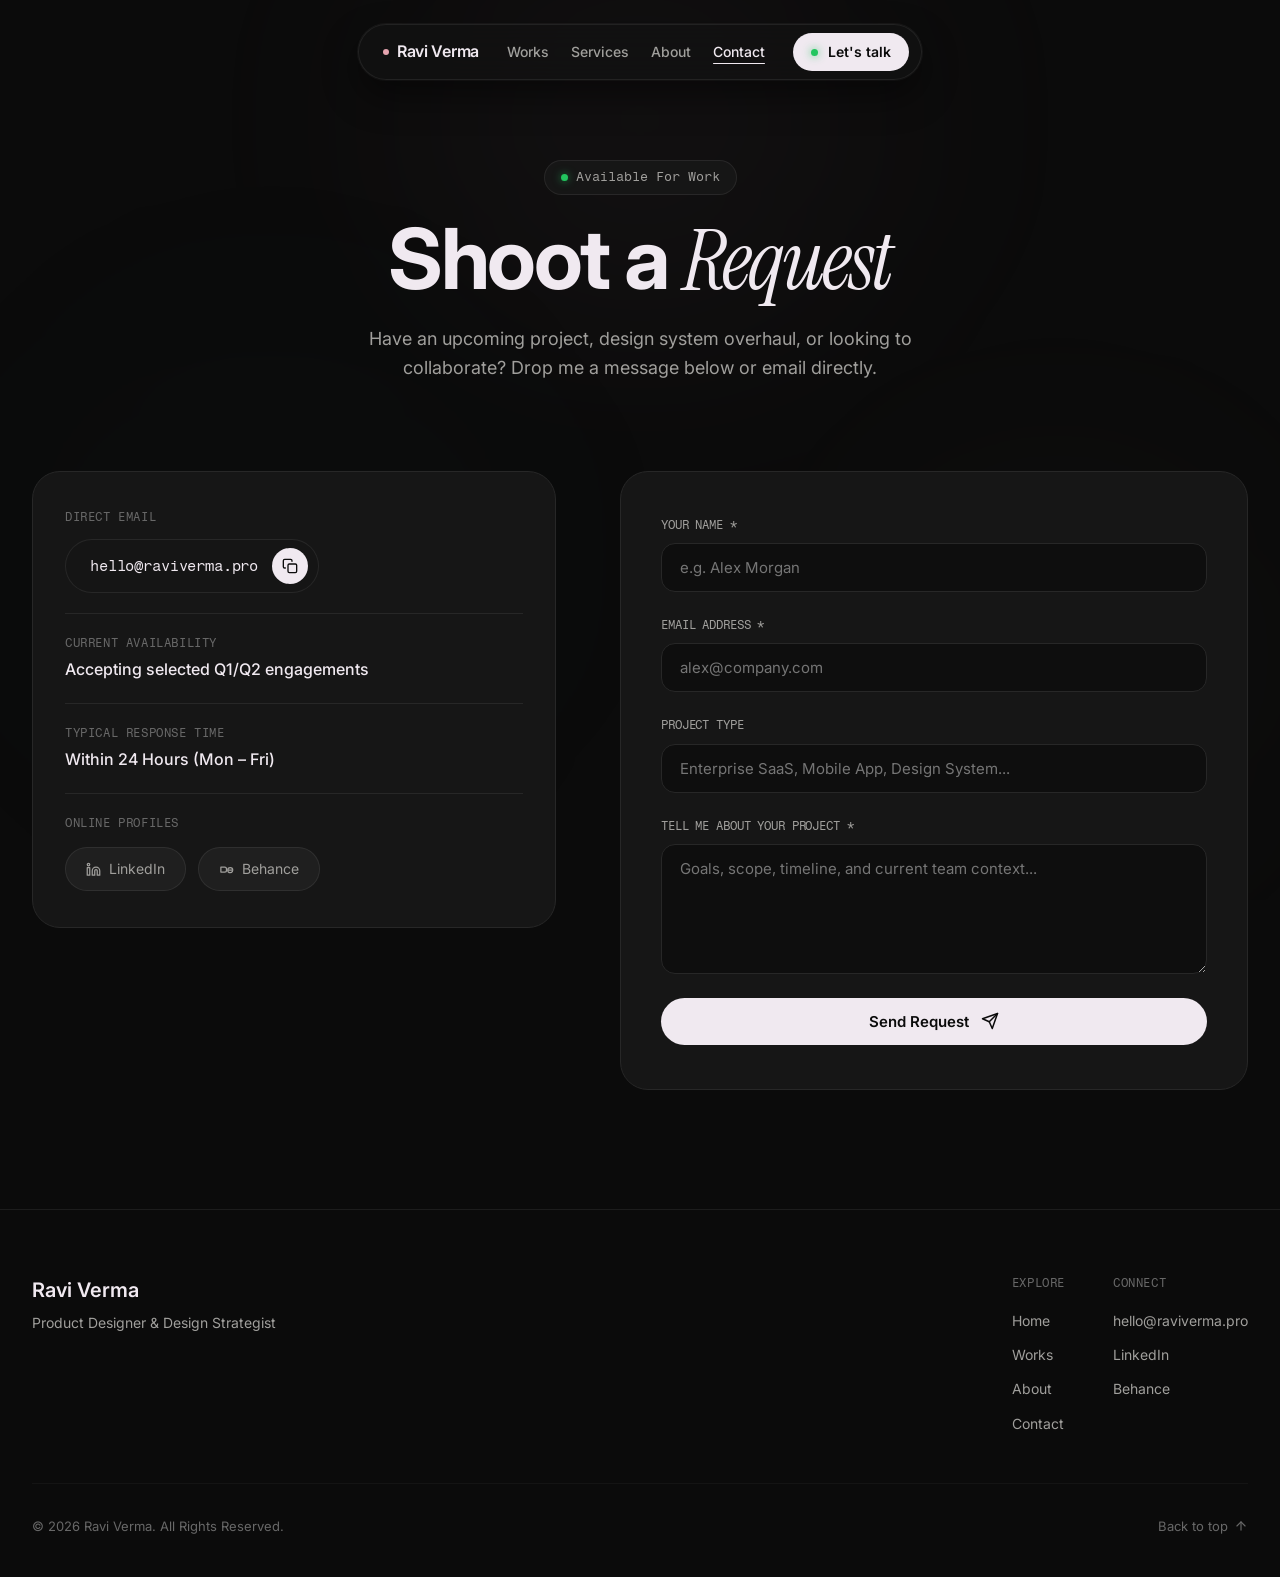
<file: contact/index.html>
<!DOCTYPE html>
<html lang="en">
<head>
  <meta charset="UTF-8">
  <meta name="viewport" content="width=device-width, initial-scale=1.0">
  <title>Contact · Ravi Verma · Product Designer</title>
  <meta name="description" content="Get in touch with Ravi Verma for product design projects, Enterprise SaaS consulting, design systems, and mobile applications.">
  
  <link rel="icon" type="image/png" href="../assets/stickers/sticker1.png">
  <link rel="stylesheet" href="../assets/css/style.css">
</head>
<body>

  <div class="bg-glow-container">
    <div class="bg-glow-1"></div>
    <div class="bg-glow-2"></div>
    <div class="bg-glow-3"></div>
  </div>

  <header class="site-header">
    <nav class="nav-pill" aria-label="Main Navigation">
      <a href="../index.html" class="nav-logo">
        <span class="nav-logo-dot"></span>
        Ravi Verma
      </a>

      <ul class="nav-links">
        <li><a href="../works.html" class="nav-link">Works</a></li>
        <li><a href="../index.html#services" class="nav-link">Services</a></li>
        <li><a href="../about.html" class="nav-link">About</a></li>
        <li><a href="../index.html" class="nav-link active">Contact</a></li>
      </ul>

      <a href="../index.html" class="nav-cta">
        <span class="nav-status-dot"></span>
        <span>Let's talk</span>
      </a>

      <button class="mobile-nav-toggle" aria-label="Toggle Navigation">
        <svg width="22" height="22" viewBox="0 0 24 24" fill="none" stroke="currentColor" stroke-width="2" stroke-linecap="round" stroke-linejoin="round">
          <line x1="3" y1="12" x2="21" y2="12"></line>
          <line x1="3" y1="6" x2="21" y2="6"></line>
          <line x1="3" y1="18" x2="21" y2="18"></line>
        </svg>
      </button>
    </nav>
  </header>

  <div class="mobile-drawer" aria-hidden="true">
    <a href="../index.html">Home</a>
    <a href="../works.html">Works</a>
    <a href="../index.html#services">Services</a>
    <a href="../about.html">About</a>
    <a href="../index.html" class="active">Contact</a>
  </div>

  <main>
    <section class="page-hero">
      <div class="container">
        <div class="hero-badge reveal-blur" style="margin-bottom: 20px;">
          <span class="hero-badge-dot"></span>
          <span>Available For Work</span>
        </div>
        <h1 class="page-title reveal-blur delay-1">
          Shoot a <span class="section-serif">Request</span>
        </h1>
        <p class="page-subtitle reveal-blur delay-2">
          Have an upcoming project, design system overhaul, or looking to collaborate? Drop me a message below or email directly.
        </p>
      </div>
    </section>

    <section class="section" style="padding-top: 0;">
      <div class="container">
        
        <div class="contact-grid">
          
          <!-- Direct Details Panel -->
          <div class="contact-info-panel reveal-blur">
            <div class="contact-card-box">
              <div class="contact-meta-row">
                <span class="contact-label">Direct Email</span>
                <div class="email-copy-pill" data-email="hello@raviverma.pro" role="button" tabindex="0" style="margin: 8px 0 0 0; width: fit-content;">
                  <span class="email-text">hello@raviverma.pro</span>
                  <div class="copy-btn-inner" aria-hidden="true">
                    <svg width="16" height="16" viewBox="0 0 24 24" fill="none" stroke="currentColor" stroke-width="2" stroke-linecap="round" stroke-linejoin="round">
                      <rect x="9" y="9" width="13" height="13" rx="2" ry="2"></rect>
                      <path d="M5 15H4a2 2 0 0 1-2-2V4a2 2 0 0 1 2-2h9a2 2 0 0 1 2 2v1"></path>
                    </svg>
                  </div>
                  <div class="copy-toast">Copied to clipboard!</div>
                </div>
              </div>

              <div class="contact-meta-row" style="border-top: 1px solid var(--border-subtle); padding-top: 20px;">
                <span class="contact-label">Current Availability</span>
                <span class="contact-val">Accepting selected Q1/Q2 engagements</span>
              </div>

              <div class="contact-meta-row" style="border-top: 1px solid var(--border-subtle); padding-top: 20px;">
                <span class="contact-label">Typical Response Time</span>
                <span class="contact-val">Within 24 Hours (Mon – Fri)</span>
              </div>

              <div class="contact-meta-row" style="border-top: 1px solid var(--border-subtle); padding-top: 20px;">
                <span class="contact-label">Online Profiles</span>
                <div class="social-pills" style="justify-content: flex-start; margin-top: 10px;">
                  <a href="https://www.linkedin.com/in/ravivermapro/" target="_blank" rel="noopener noreferrer" class="social-pill">
                    <svg width="15" height="15" viewBox="0 0 24 24" fill="none" stroke="currentColor" stroke-width="2" stroke-linecap="round" stroke-linejoin="round">
                      <path d="M16 8a6 6 0 0 1 6 6v7h-4v-7a2 2 0 0 0-2-2 2 2 0 0 0-2 2v7h-4v-7a6 6 0 0 1 6-6z"></path>
                      <rect x="2" y="9" width="4" height="12"></rect>
                      <circle cx="4" cy="4" r="2"></circle>
                    </svg>
                    <span>LinkedIn</span>
                  </a>
                  <a href="https://www.behance.net/ravivermapro" target="_blank" rel="noopener noreferrer" class="social-pill">
                    <svg width="15" height="15" viewBox="0 0 24 24" fill="none" stroke="currentColor" stroke-width="2" stroke-linecap="round" stroke-linejoin="round">
                      <path d="M3 8h6a3 3 0 0 1 3 3v2a3 3 0 0 1-3 3H3z"></path>
                      <path d="M15 13h7a4 4 0 0 0-4-4 4 4 0 0 0-4 4c0 2.2 1.8 4 4 4a4.1 4.1 0 0 0 3.5-2"></path>
                    </svg>
                    <span>Behance</span>
                  </a>
                </div>
              </div>
            </div>
          </div>

          <!-- Interactive Request Form -->
          <div class="contact-form-panel reveal-blur delay-1">
            <form class="contact-form">
              <div class="form-group">
                <label class="form-label" for="client-name">YOUR NAME *</label>
                <input class="form-input" id="client-name" type="text" placeholder="e.g. Alex Morgan" required>
              </div>

              <div class="form-group">
                <label class="form-label" for="client-email">EMAIL ADDRESS *</label>
                <input class="form-input" id="client-email" type="email" placeholder="alex@company.com" required>
              </div>

              <div class="form-group">
                <label class="form-label" for="client-type">PROJECT TYPE</label>
                <input class="form-input" id="client-type" type="text" placeholder="Enterprise SaaS, Mobile App, Design System...">
              </div>

              <div class="form-group">
                <label class="form-label" for="client-message">TELL ME ABOUT YOUR PROJECT *</label>
                <textarea class="form-textarea" id="client-message" placeholder="Goals, scope, timeline, and current team context..." required></textarea>
              </div>

              <button type="submit" class="btn-primary" style="justify-content: center; cursor: pointer; border: none; width: 100%;">
                <span>Send Request</span>
                <svg width="18" height="18" viewBox="0 0 24 24" fill="none" stroke="currentColor" stroke-width="2" stroke-linecap="round" stroke-linejoin="round">
                  <line x1="22" y1="2" x2="11" y2="13"></line>
                  <polygon points="22 2 15 22 11 13 2 9 22 2"></polygon>
                </svg>
              </button>
            </form>
          </div>

        </div>

      </div>
    </section>
  </main>

  <footer class="site-footer">
    <div class="container">
      <div class="footer-top">
        <div class="footer-brand">
          <h4>Ravi Verma</h4>
          <p>Product Designer & Design Strategist</p>
        </div>
        <div class="footer-links-group">
          <div class="footer-col">
            <span class="footer-col-title">Explore</span>
            <a href="../index.html">Home</a>
            <a href="../works.html">Works</a>
            <a href="../about.html">About</a>
            <a href="../index.html">Contact</a>
          </div>
          <div class="footer-col">
            <span class="footer-col-title">Connect</span>
            <a href="mailto:hello@raviverma.pro">hello@raviverma.pro</a>
            <a href="https://www.linkedin.com/in/ravivermapro/" target="_blank" rel="noopener noreferrer">LinkedIn</a>
            <a href="https://www.behance.net/ravivermapro" target="_blank" rel="noopener noreferrer">Behance</a>
          </div>
        </div>
      </div>
      <div class="footer-bottom">
        <p>© 2026 Ravi Verma. All Rights Reserved.</p>
        <button class="back-to-top" aria-label="Scroll back to top">
          <span>Back to top</span>
          <svg width="14" height="14" viewBox="0 0 24 24" fill="none" stroke="currentColor" stroke-width="2" stroke-linecap="round" stroke-linejoin="round">
            <line x1="12" y1="19" x2="12" y2="5"></line>
            <polyline points="5 12 12 5 19 12"></polyline>
          </svg>
        </button>
      </div>
    </div>
  </footer>

  <script src="../assets/js/main.js"></script>
</body>
</html>
</file>
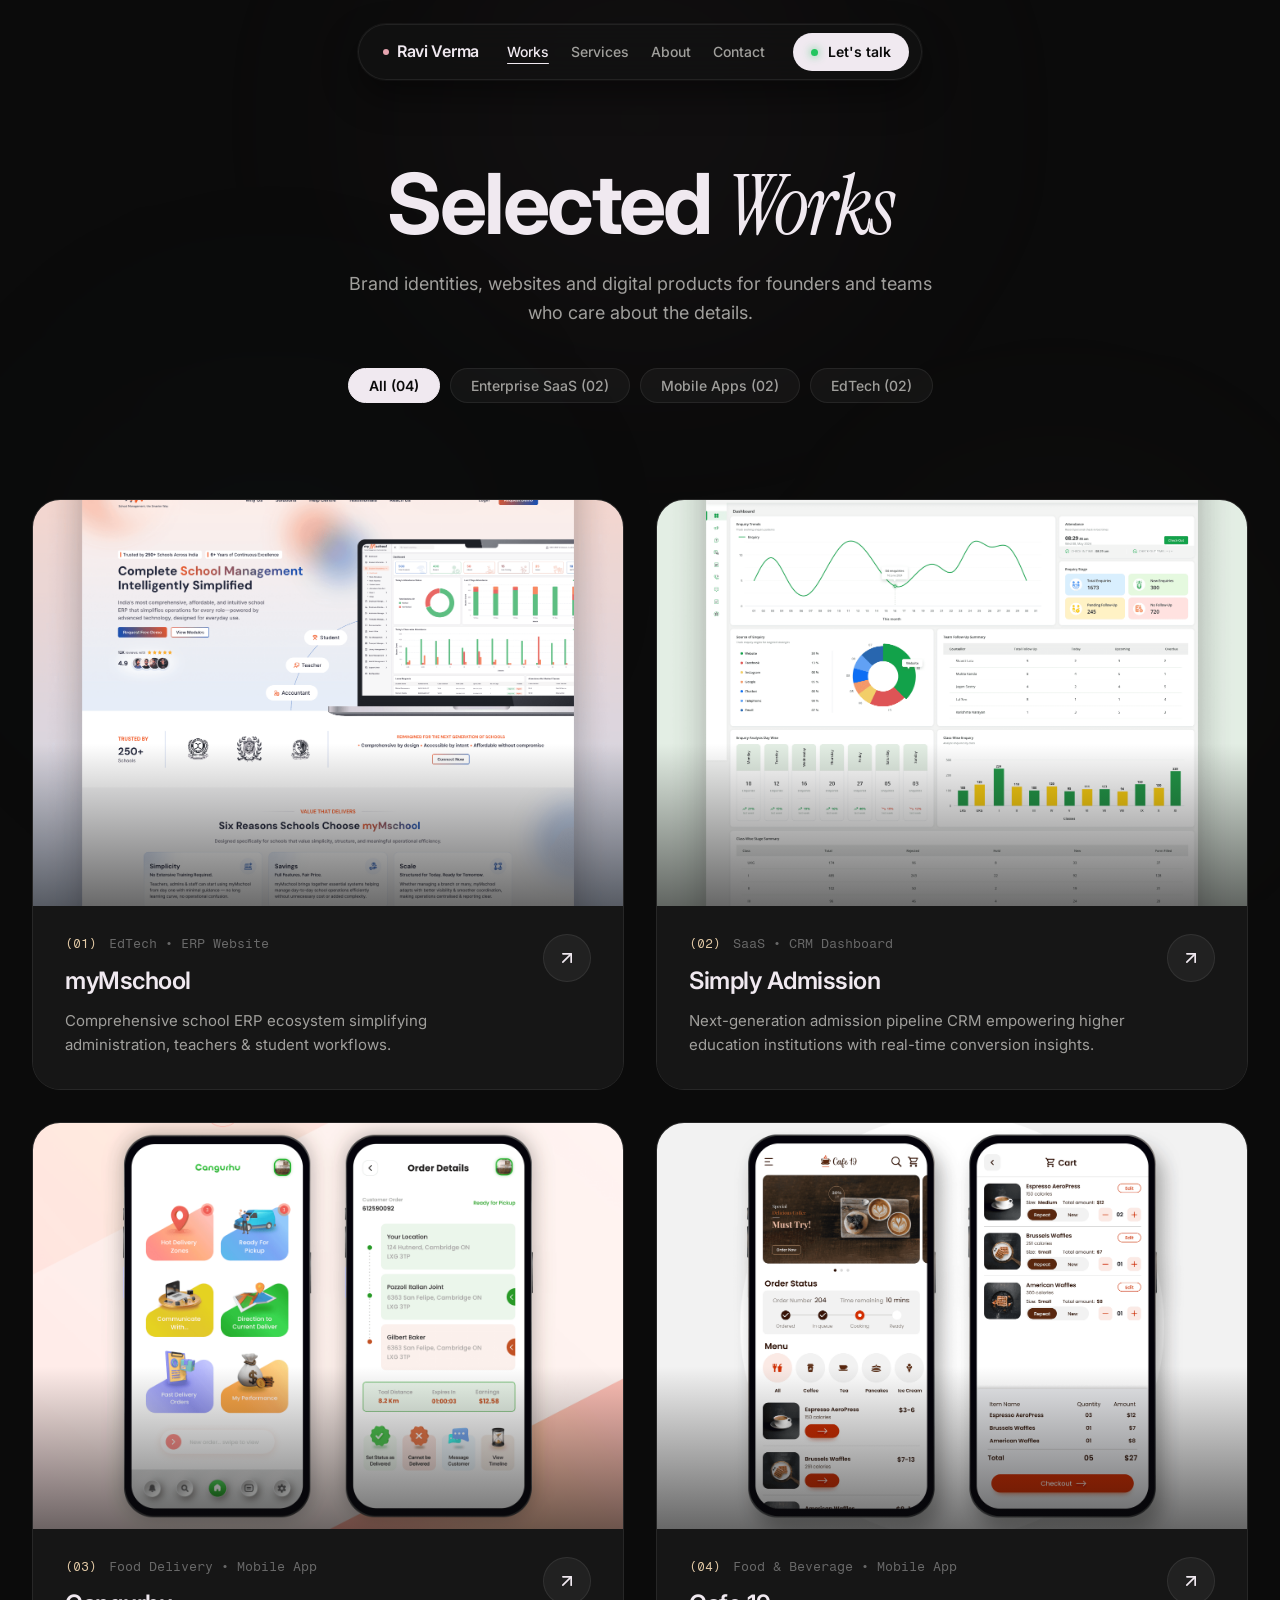
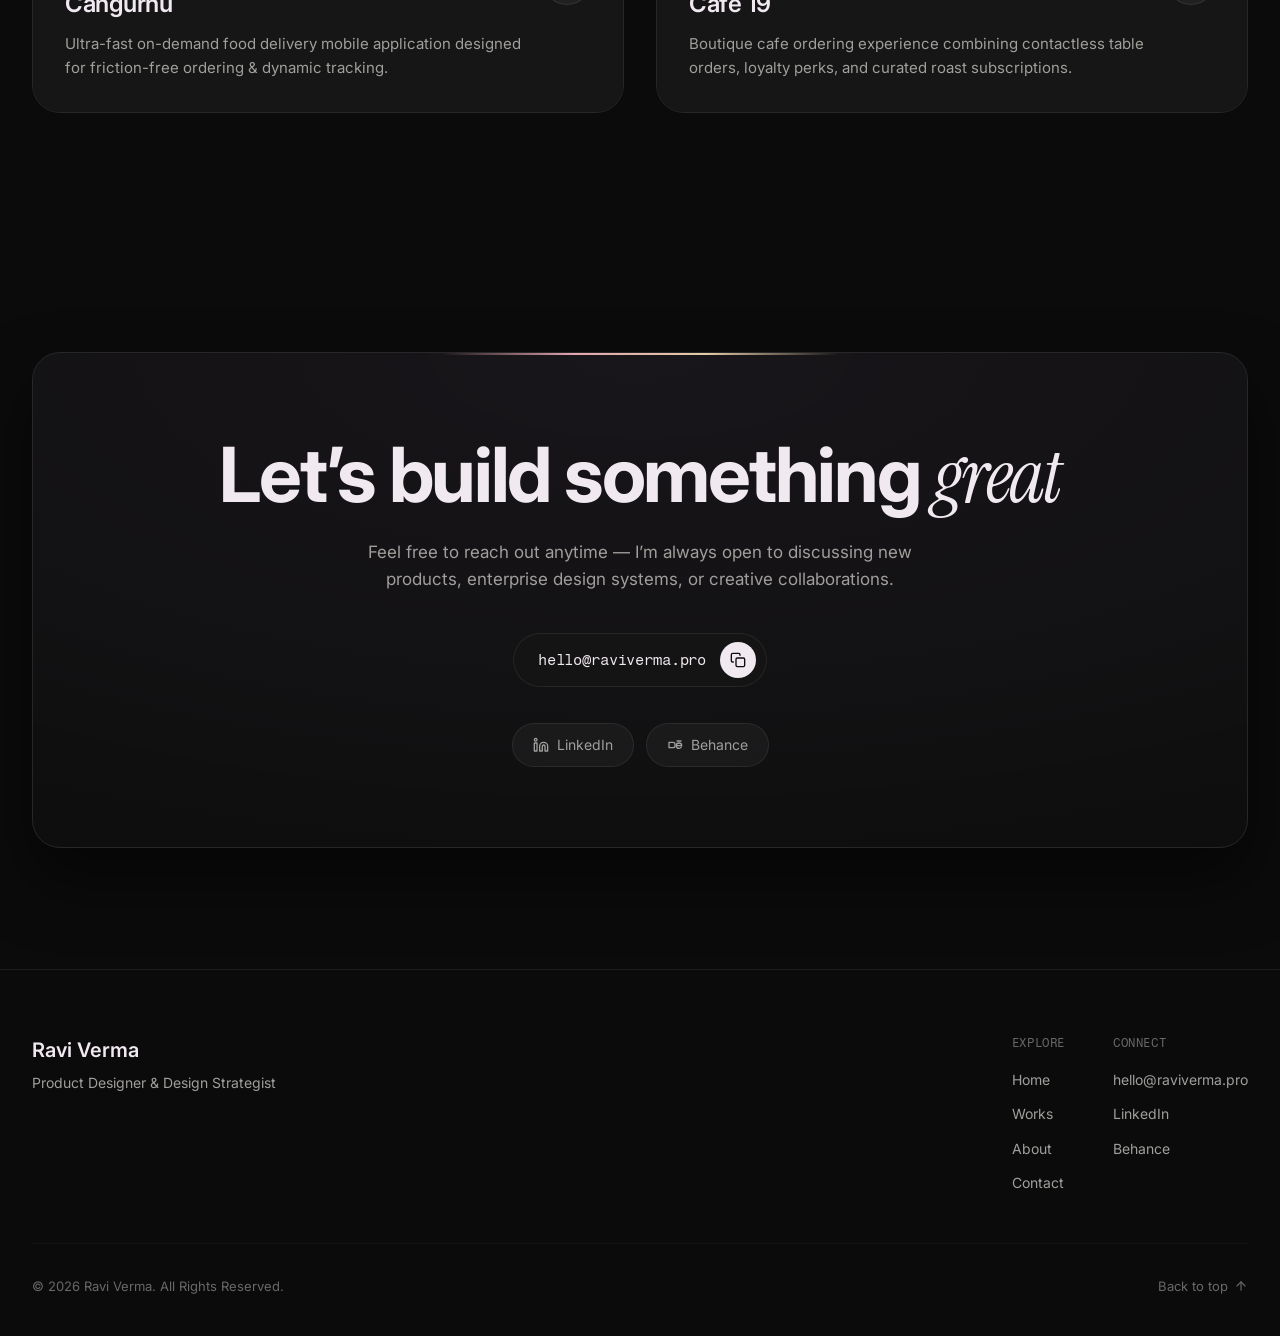
<file: works/index.html>
<!DOCTYPE html>
<html lang="en">
<head>
  <meta charset="UTF-8">
  <meta name="viewport" content="width=device-width, initial-scale=1.0">
  <title>Works · Ravi Verma · Product Designer</title>
  <meta name="description" content="Explore selected product design works, Enterprise SaaS ERPs, EdTech platforms, and mobile apps designed by Ravi Verma.">
  
  <link rel="icon" type="image/png" href="../assets/stickers/sticker1.png">
  <link rel="stylesheet" href="../assets/css/style.css">
</head>
<body>

  <div class="bg-glow-container">
    <div class="bg-glow-1"></div>
    <div class="bg-glow-2"></div>
    <div class="bg-glow-3"></div>
  </div>

  <header class="site-header">
    <nav class="nav-pill" aria-label="Main Navigation">
      <a href="../index.html" class="nav-logo">
        <span class="nav-logo-dot"></span>
        Ravi Verma
      </a>

      <ul class="nav-links">
        <li><a href="../index.html" class="nav-link active">Works</a></li>
        <li><a href="../index.html#services" class="nav-link">Services</a></li>
        <li><a href="../about.html" class="nav-link">About</a></li>
        <li><a href="../contact.html" class="nav-link">Contact</a></li>
      </ul>

      <a href="../contact.html" class="nav-cta">
        <span class="nav-status-dot"></span>
        <span>Let's talk</span>
      </a>

      <button class="mobile-nav-toggle" aria-label="Toggle Navigation">
        <svg width="22" height="22" viewBox="0 0 24 24" fill="none" stroke="currentColor" stroke-width="2" stroke-linecap="round" stroke-linejoin="round">
          <line x1="3" y1="12" x2="21" y2="12"></line>
          <line x1="3" y1="6" x2="21" y2="6"></line>
          <line x1="3" y1="18" x2="21" y2="18"></line>
        </svg>
      </button>
    </nav>
  </header>

  <div class="mobile-drawer" aria-hidden="true">
    <a href="../index.html">Home</a>
    <a href="../index.html" class="active">Works</a>
    <a href="../index.html#services">Services</a>
    <a href="../about.html">About</a>
    <a href="../contact.html">Contact</a>
  </div>

  <main>
    <section class="page-hero">
      <div class="container">
        <h1 class="page-title reveal-blur">Selected <span class="section-serif">Works</span></h1>
        <p class="page-subtitle reveal-blur delay-1">
          Brand identities, websites and digital products for founders and teams who care about the details.
        </p>

        <!-- Category Filter Tabs -->
        <div class="filter-tabs reveal-blur delay-2">
          <button class="filter-tab active" data-filter="all">All (04)</button>
          <button class="filter-tab" data-filter="saas">Enterprise SaaS (02)</button>
          <button class="filter-tab" data-filter="mobile">Mobile Apps (02)</button>
          <button class="filter-tab" data-filter="edtech">EdTech (02)</button>
        </div>
      </div>
    </section>

    <section class="section" style="padding-top: 0;">
      <div class="container">
        <div class="works-grid">
          
          <!-- Project 1: myMschool -->
          <a href="./mymschool/index.html" class="work-card reveal-blur" data-category="saas edtech">
            <div class="work-card-media">
              <img src="../assets/images/mymschool-thumb.png" alt="myMschool EdTech ERP Preview" loading="lazy">
              <div class="work-card-overlay"></div>
            </div>
            <div class="work-card-body">
              <div class="work-card-info">
                <div class="work-card-meta">
                  <span class="work-card-num">(01)</span>
                  <span>EdTech • ERP Website</span>
                </div>
                <h3 class="work-card-title">myMschool</h3>
                <p class="work-card-category">Comprehensive school ERP ecosystem simplifying administration, teachers & student workflows.</p>
              </div>
              <div class="work-card-btn" aria-hidden="true">
                <svg width="20" height="20" viewBox="0 0 24 24" fill="none" stroke="currentColor" stroke-width="2" stroke-linecap="round" stroke-linejoin="round">
                  <line x1="7" y1="17" x2="17" y2="7"></line>
                  <polyline points="7 7 17 7 17 17"></polyline>
                </svg>
              </div>
            </div>
          </a>

          <!-- Project 2: Simply Admission -->
          <a href="./simply-admission/index.html" class="work-card reveal-blur delay-1" data-category="saas edtech">
            <div class="work-card-media">
              <img src="../assets/images/simply-admission-thumb.png" alt="Simply Admission SaaS CRM Preview" loading="lazy">
              <div class="work-card-overlay"></div>
            </div>
            <div class="work-card-body">
              <div class="work-card-info">
                <div class="work-card-meta">
                  <span class="work-card-num">(02)</span>
                  <span>SaaS • CRM Dashboard</span>
                </div>
                <h3 class="work-card-title">Simply Admission</h3>
                <p class="work-card-category">Next-generation admission pipeline CRM empowering higher education institutions with real-time conversion insights.</p>
              </div>
              <div class="work-card-btn" aria-hidden="true">
                <svg width="20" height="20" viewBox="0 0 24 24" fill="none" stroke="currentColor" stroke-width="2" stroke-linecap="round" stroke-linejoin="round">
                  <line x1="7" y1="17" x2="17" y2="7"></line>
                  <polyline points="7 7 17 7 17 17"></polyline>
                </svg>
              </div>
            </div>
          </a>

          <!-- Project 3: Cangurhu -->
          <a href="./cangurhu/index.html" class="work-card reveal-blur" data-category="mobile">
            <div class="work-card-media">
              <img src="../assets/images/cangurhu-thumb.png" alt="Cangurhu Food Delivery App Preview" loading="lazy">
              <div class="work-card-overlay"></div>
            </div>
            <div class="work-card-body">
              <div class="work-card-info">
                <div class="work-card-meta">
                  <span class="work-card-num">(03)</span>
                  <span>Food Delivery • Mobile App</span>
                </div>
                <h3 class="work-card-title">Cangurhu</h3>
                <p class="work-card-category">Ultra-fast on-demand food delivery mobile application designed for friction-free ordering & dynamic tracking.</p>
              </div>
              <div class="work-card-btn" aria-hidden="true">
                <svg width="20" height="20" viewBox="0 0 24 24" fill="none" stroke="currentColor" stroke-width="2" stroke-linecap="round" stroke-linejoin="round">
                  <line x1="7" y1="17" x2="17" y2="7"></line>
                  <polyline points="7 7 17 7 17 17"></polyline>
                </svg>
              </div>
            </div>
          </a>

          <!-- Project 4: Cafe 19 -->
          <a href="./cafe-19/index.html" class="work-card reveal-blur delay-1" data-category="mobile">
            <div class="work-card-media">
              <img src="../assets/images/cafe-19-thumb.png" alt="Cafe 19 Mobile App Preview" loading="lazy">
              <div class="work-card-overlay"></div>
            </div>
            <div class="work-card-body">
              <div class="work-card-info">
                <div class="work-card-meta">
                  <span class="work-card-num">(04)</span>
                  <span>Food & Beverage • Mobile App</span>
                </div>
                <h3 class="work-card-title">Cafe 19</h3>
                <p class="work-card-category">Boutique cafe ordering experience combining contactless table orders, loyalty perks, and curated roast subscriptions.</p>
              </div>
              <div class="work-card-btn" aria-hidden="true">
                <svg width="20" height="20" viewBox="0 0 24 24" fill="none" stroke="currentColor" stroke-width="2" stroke-linecap="round" stroke-linejoin="round">
                  <line x1="7" y1="17" x2="17" y2="7"></line>
                  <polyline points="7 7 17 7 17 17"></polyline>
                </svg>
              </div>
            </div>
          </a>

        </div>
      </div>
    </section>

    <!-- CTA Box -->
    <section class="section">
      <div class="container">
        <div class="cta-box reveal-blur">
          <h2 class="cta-title">Let’s build something <span class="section-serif">great</span></h2>
          <p class="cta-desc">
            Feel free to reach out anytime — I’m always open to discussing new products, enterprise design systems, or creative collaborations.
          </p>

          <div class="email-copy-pill" data-email="hello@raviverma.pro" role="button" tabindex="0">
            <span class="email-text">hello@raviverma.pro</span>
            <div class="copy-btn-inner" aria-hidden="true">
              <svg width="16" height="16" viewBox="0 0 24 24" fill="none" stroke="currentColor" stroke-width="2" stroke-linecap="round" stroke-linejoin="round">
                <rect x="9" y="9" width="13" height="13" rx="2" ry="2"></rect>
                <path d="M5 15H4a2 2 0 0 1-2-2V4a2 2 0 0 1 2-2h9a2 2 0 0 1 2 2v1"></path>
              </svg>
            </div>
            <div class="copy-toast">Copied to clipboard!</div>
          </div>

          <div class="social-pills">
            <a href="https://www.linkedin.com/in/ravivermapro/" target="_blank" rel="noopener noreferrer" class="social-pill">
              <svg width="16" height="16" viewBox="0 0 24 24" fill="none" stroke="currentColor" stroke-width="2" stroke-linecap="round" stroke-linejoin="round">
                <path d="M16 8a6 6 0 0 1 6 6v7h-4v-7a2 2 0 0 0-2-2 2 2 0 0 0-2 2v7h-4v-7a6 6 0 0 1 6-6z"></path>
                <rect x="2" y="9" width="4" height="12"></rect>
                <circle cx="4" cy="4" r="2"></circle>
              </svg>
              <span>LinkedIn</span>
            </a>
            <a href="https://www.behance.net/ravivermapro" target="_blank" rel="noopener noreferrer" class="social-pill">
              <svg width="16" height="16" viewBox="0 0 24 24" fill="none" stroke="currentColor" stroke-width="2" stroke-linecap="round" stroke-linejoin="round">
                <path d="M3 8h6a3 3 0 0 1 3 3v2a3 3 0 0 1-3 3H3z"></path>
                <path d="M15 13h7a4 4 0 0 0-4-4 4 4 0 0 0-4 4c0 2.2 1.8 4 4 4a4.1 4.1 0 0 0 3.5-2"></path>
                <line x1="15" y1="6" x2="21" y2="6"></line>
              </svg>
              <span>Behance</span>
            </a>
          </div>
        </div>
      </div>
    </section>
  </main>

  <footer class="site-footer">
    <div class="container">
      <div class="footer-top">
        <div class="footer-brand">
          <h4>Ravi Verma</h4>
          <p>Product Designer & Design Strategist</p>
        </div>
        <div class="footer-links-group">
          <div class="footer-col">
            <span class="footer-col-title">Explore</span>
            <a href="../index.html">Home</a>
            <a href="../index.html">Works</a>
            <a href="../about.html">About</a>
            <a href="../contact.html">Contact</a>
          </div>
          <div class="footer-col">
            <span class="footer-col-title">Connect</span>
            <a href="mailto:hello@raviverma.pro">hello@raviverma.pro</a>
            <a href="https://www.linkedin.com/in/ravivermapro/" target="_blank" rel="noopener noreferrer">LinkedIn</a>
            <a href="https://www.behance.net/ravivermapro" target="_blank" rel="noopener noreferrer">Behance</a>
          </div>
        </div>
      </div>
      <div class="footer-bottom">
        <p>© 2026 Ravi Verma. All Rights Reserved.</p>
        <button class="back-to-top" aria-label="Scroll back to top">
          <span>Back to top</span>
          <svg width="14" height="14" viewBox="0 0 24 24" fill="none" stroke="currentColor" stroke-width="2" stroke-linecap="round" stroke-linejoin="round">
            <line x1="12" y1="19" x2="12" y2="5"></line>
            <polyline points="5 12 12 5 19 12"></polyline>
          </svg>
        </button>
      </div>
    </div>
  </footer>

  <script src="../assets/js/main.js"></script>
</body>
</html>
</file>
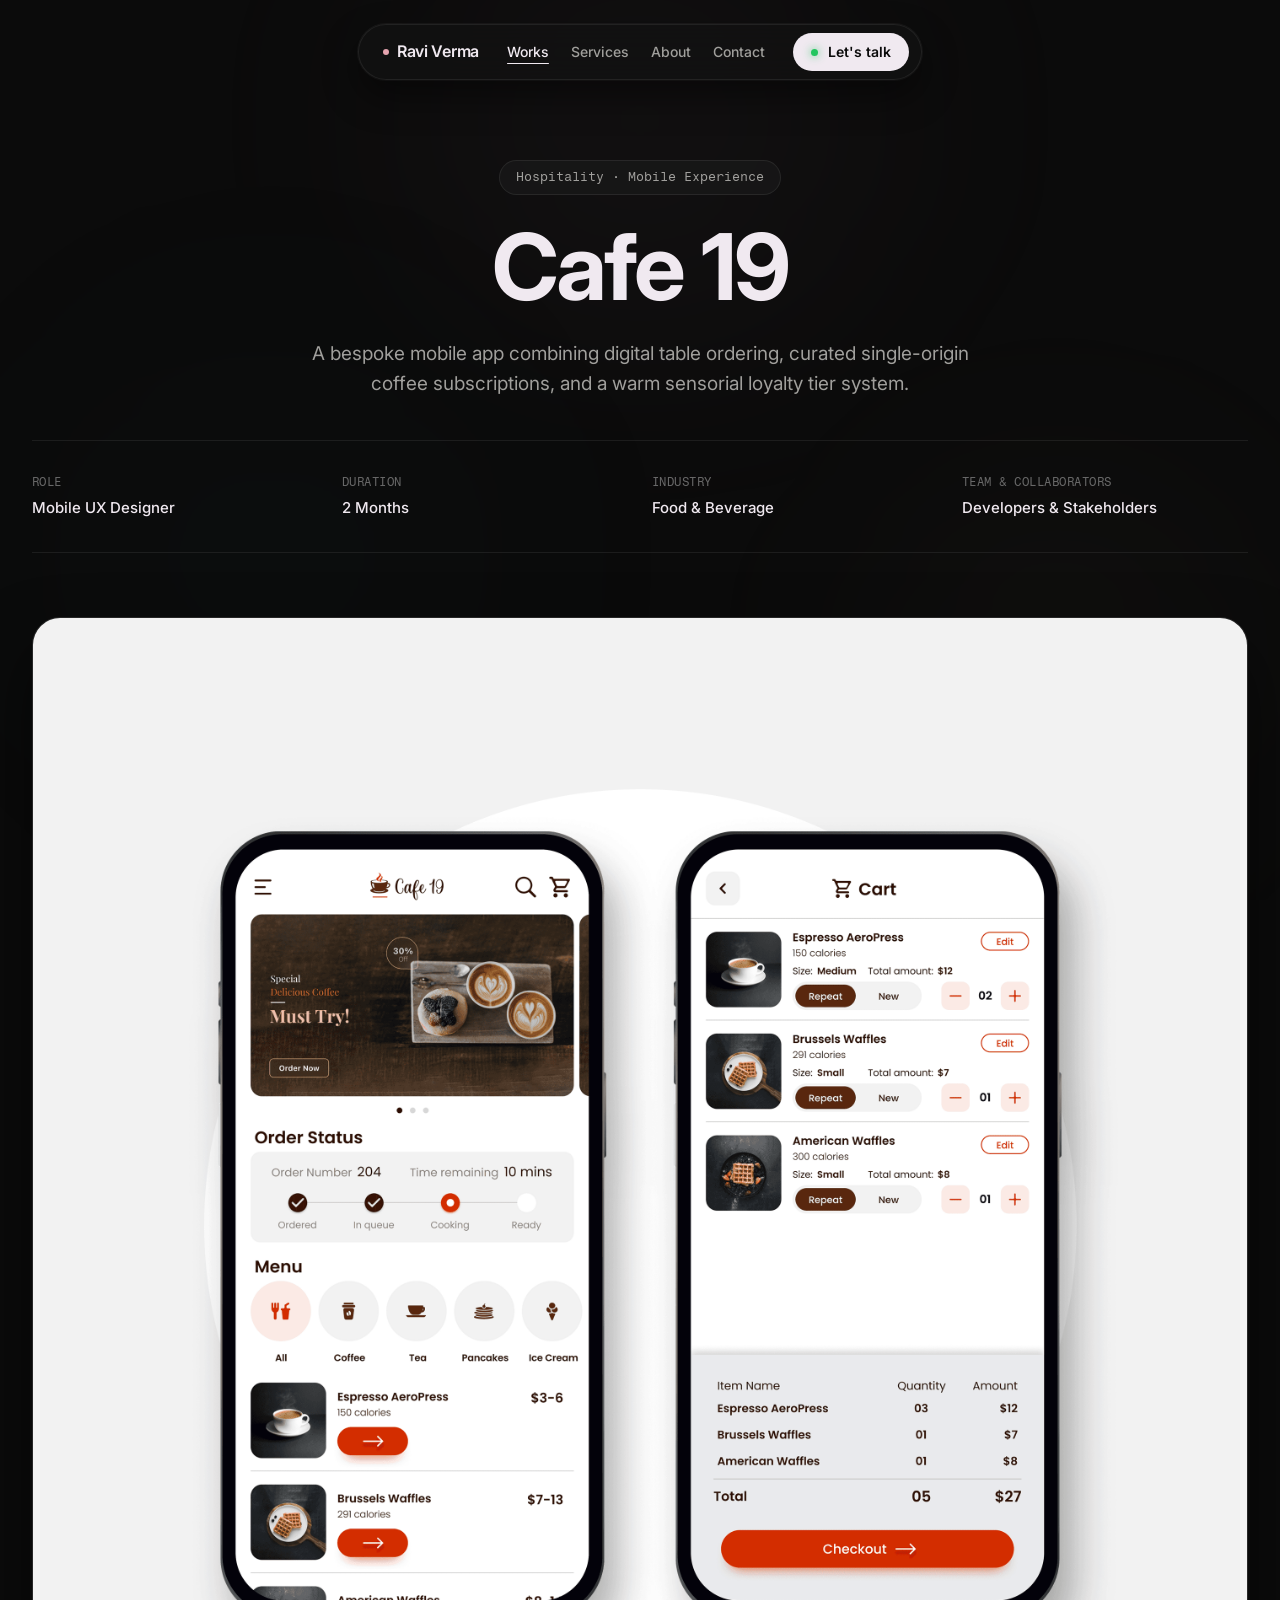
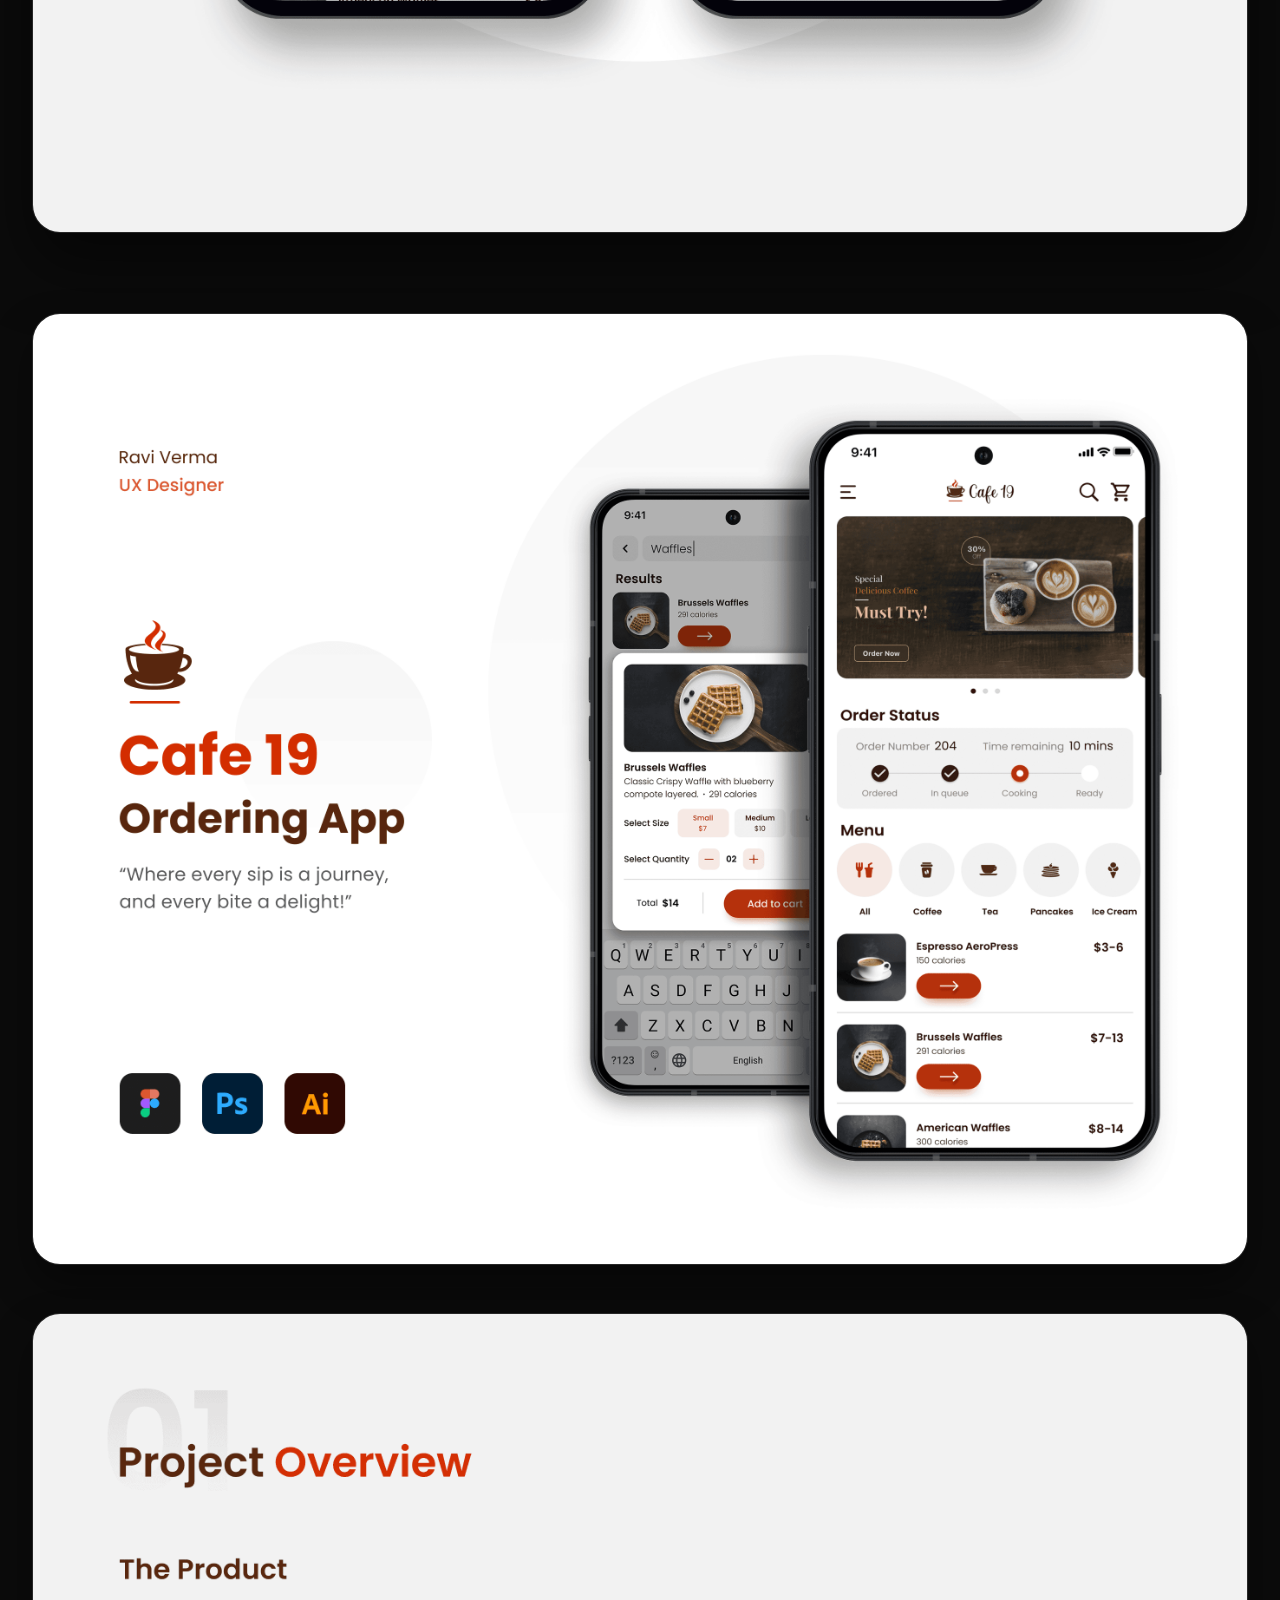
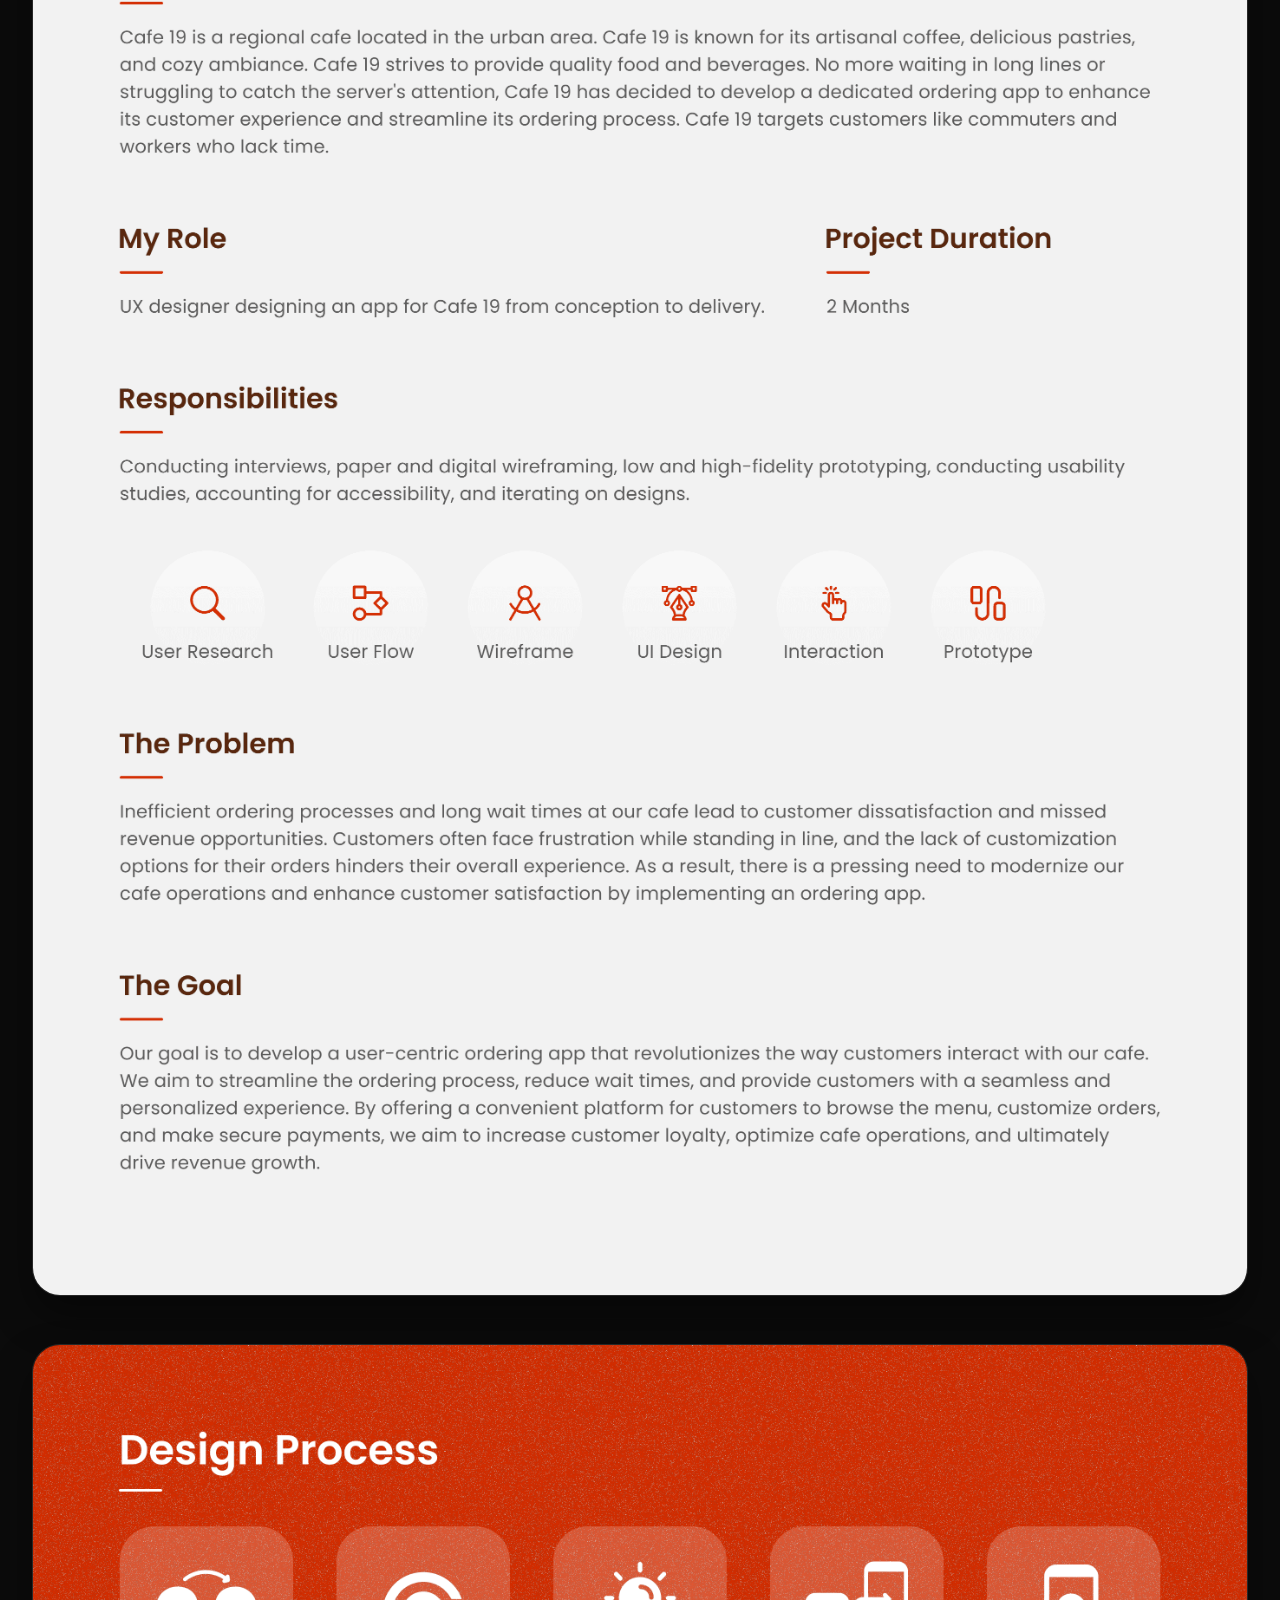
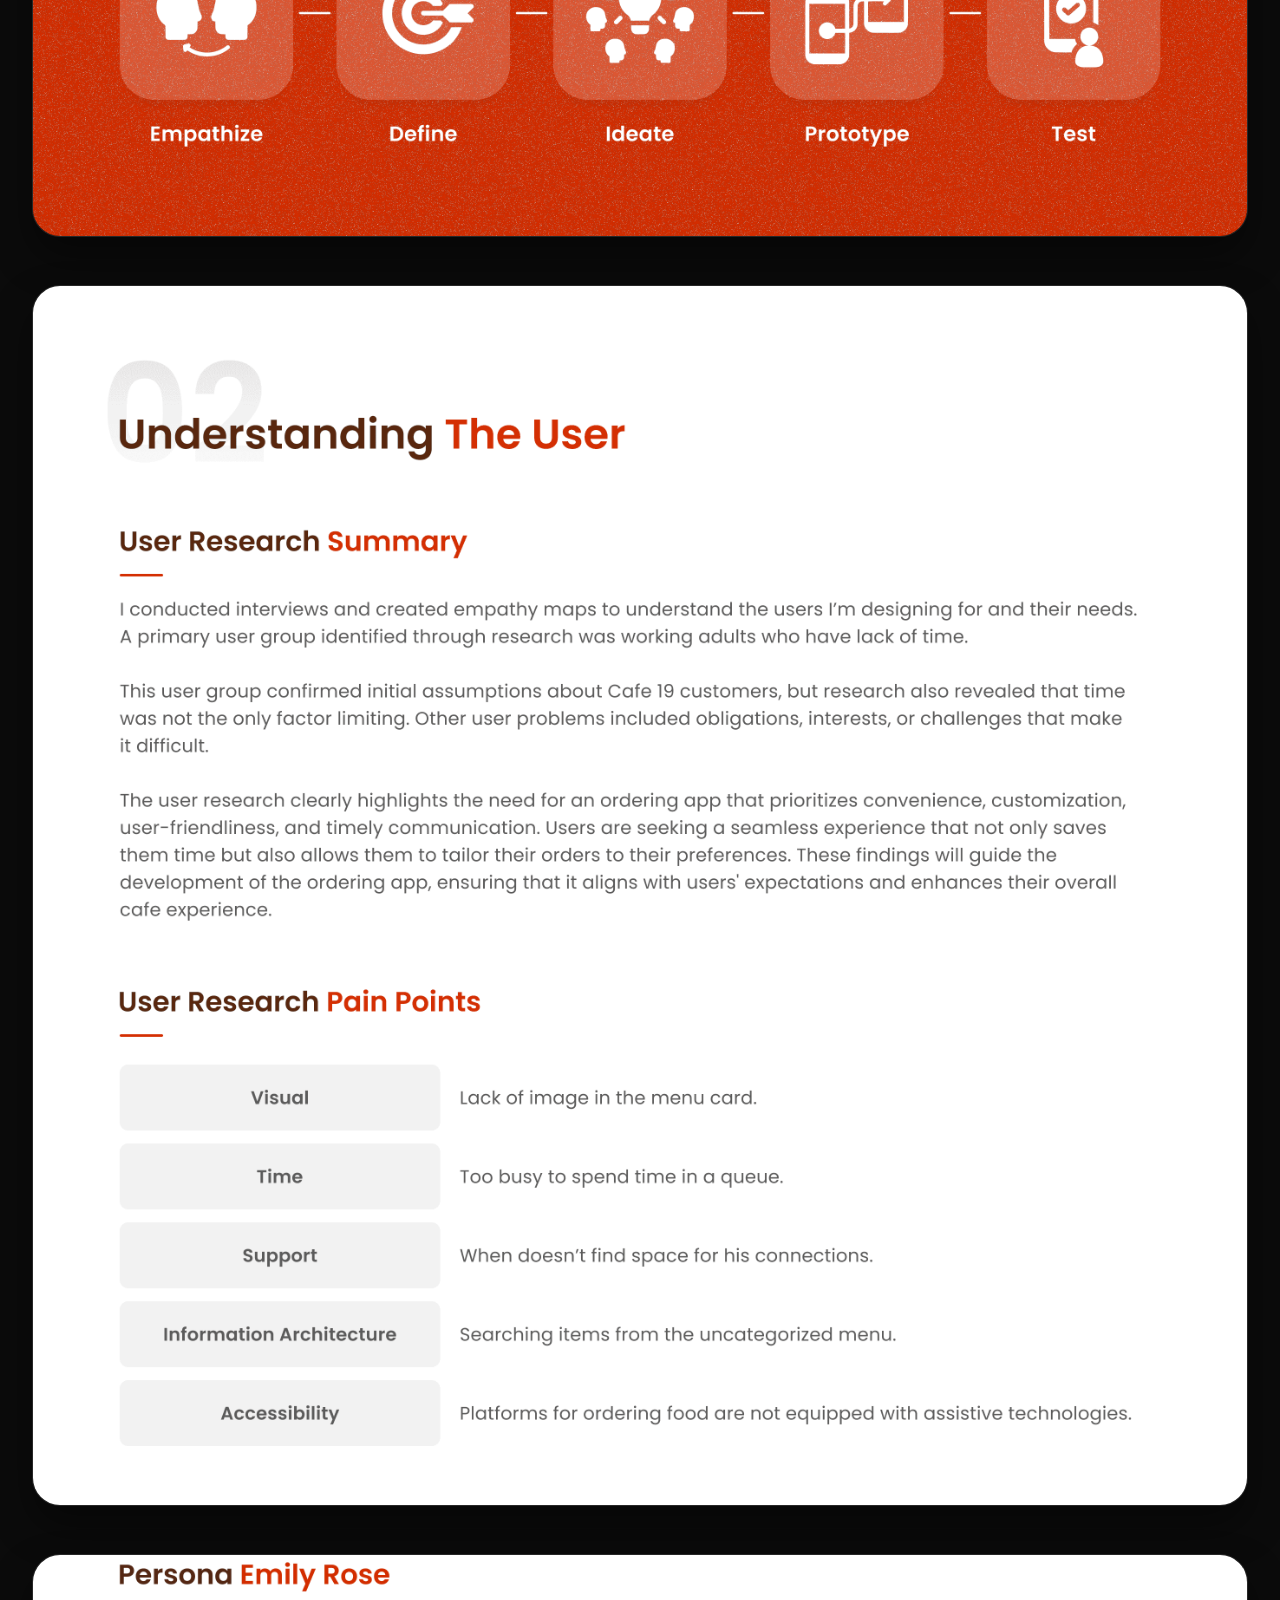
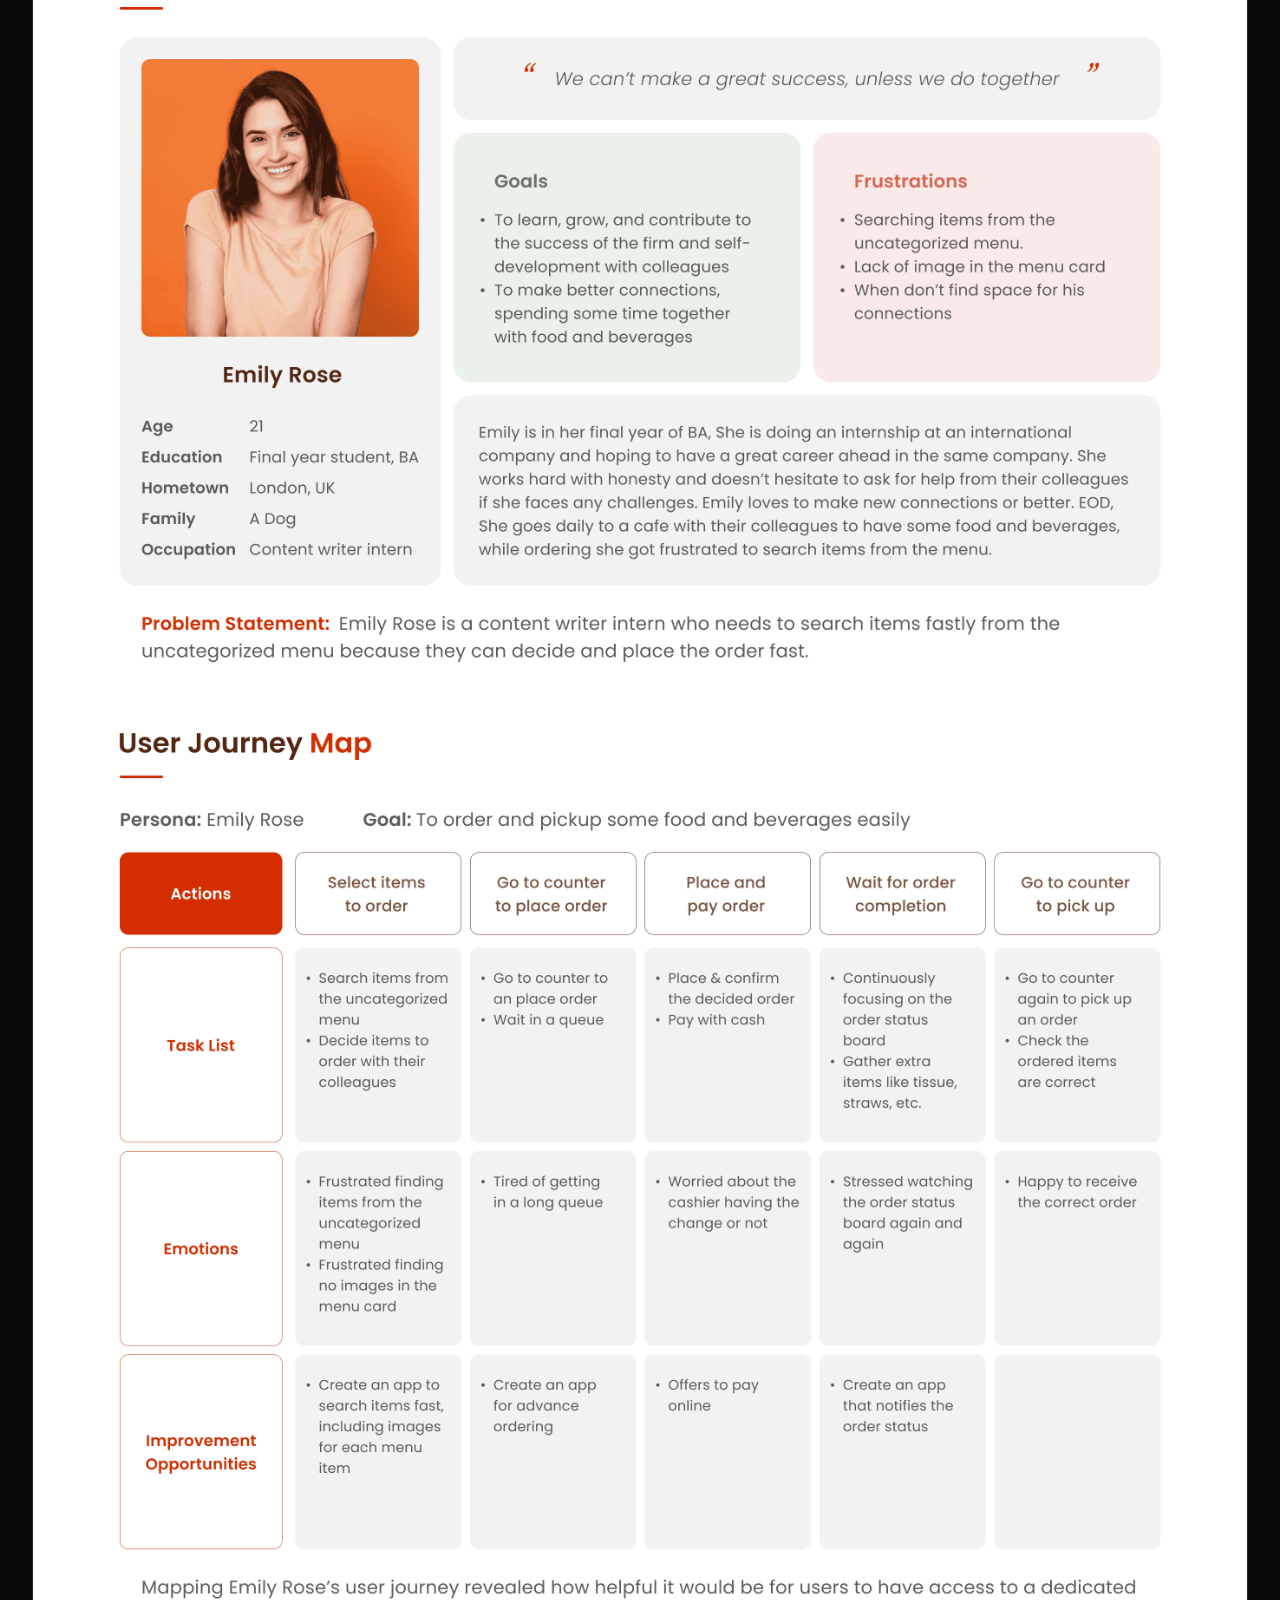
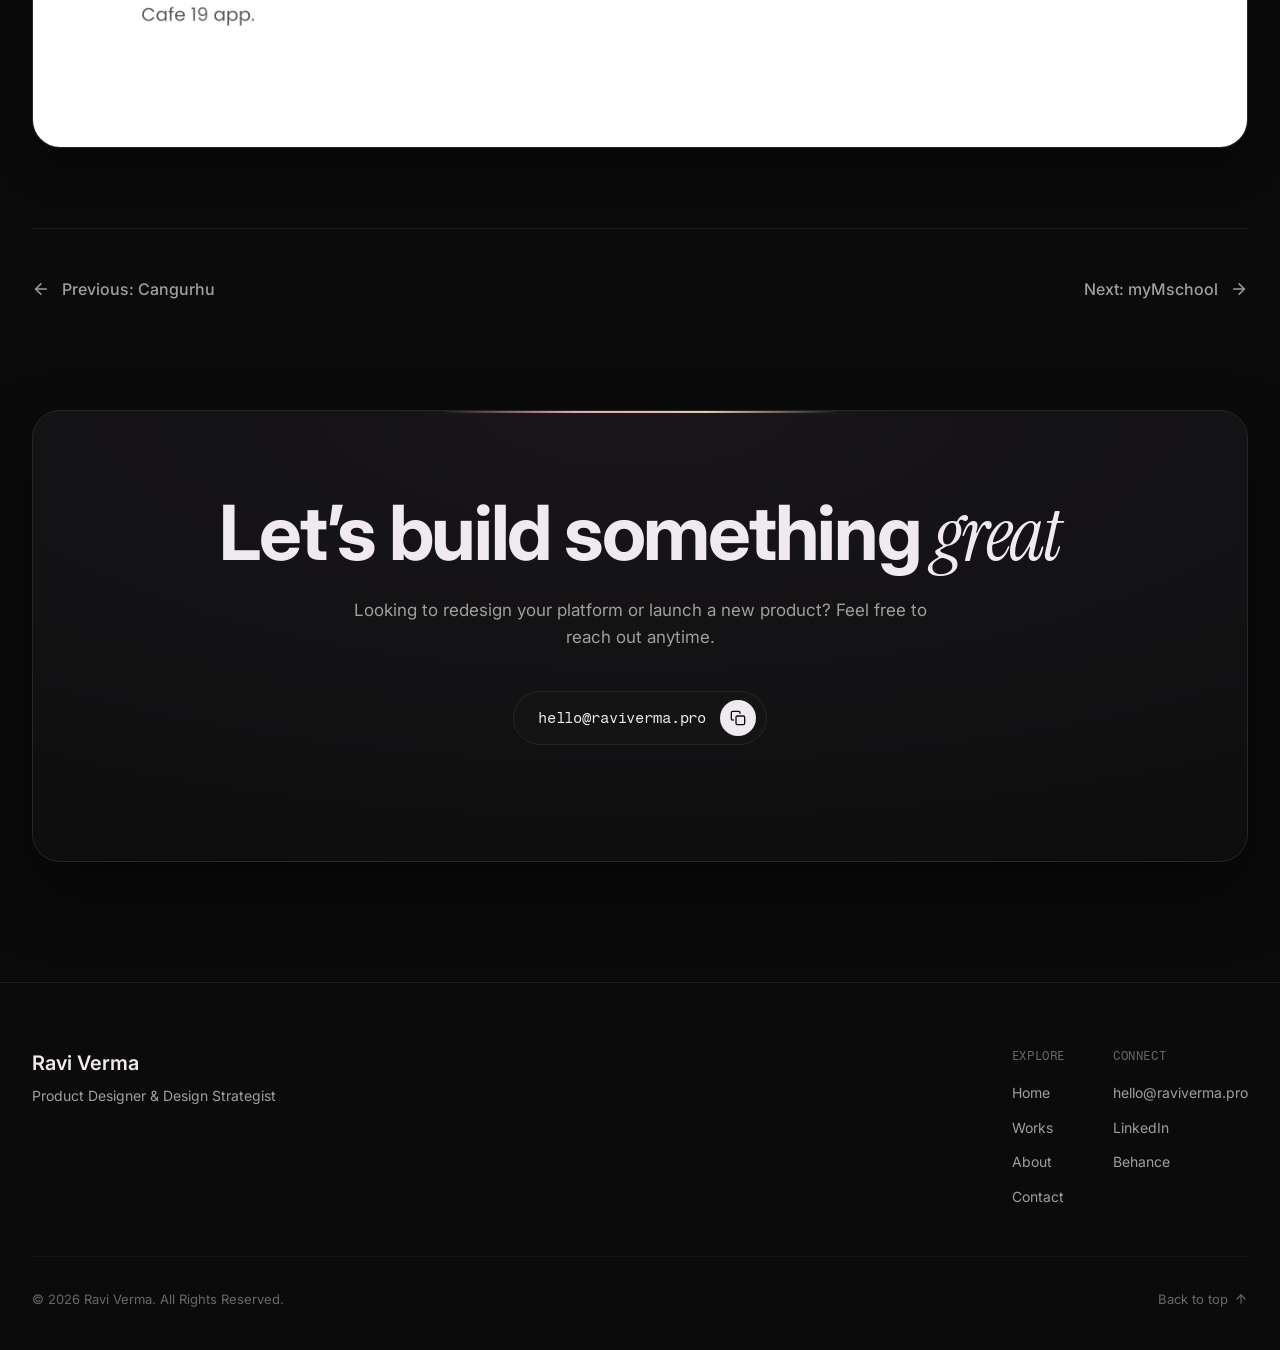
<file: works/cafe-19/index.html>
<!DOCTYPE html>
<html lang="en">
<head>
  <meta charset="UTF-8">
  <meta name="viewport" content="width=device-width, initial-scale=1.0">
  <title>Cafe 19 · Case Study · Ravi Verma</title>
  <meta name="description" content="Case study of Cafe 19: A boutique artisanal coffee ordering and loyalty app designed for contactless table ordering and bean subscription management.">
  
  <link rel="icon" type="image/png" href="../../assets/stickers/sticker1.png">
  <link rel="stylesheet" href="../../assets/css/style.css">
</head>
<body>

  <div class="bg-glow-container">
    <div class="bg-glow-1"></div>
    <div class="bg-glow-2"></div>
    <div class="bg-glow-3"></div>
  </div>

  <header class="site-header">
    <nav class="nav-pill" aria-label="Main Navigation">
      <a href="../../index.html" class="nav-logo">
        <span class="nav-logo-dot"></span>
        Ravi Verma
      </a>

      <ul class="nav-links">
        <li><a href="../../works.html" class="nav-link active">Works</a></li>
        <li><a href="../../index.html#services" class="nav-link">Services</a></li>
        <li><a href="../../about.html" class="nav-link">About</a></li>
        <li><a href="../../contact.html" class="nav-link">Contact</a></li>
      </ul>

      <a href="../../contact.html" class="nav-cta">
        <span class="nav-status-dot"></span>
        <span>Let's talk</span>
      </a>

      <button class="mobile-nav-toggle" aria-label="Toggle Navigation">
        <svg width="22" height="22" viewBox="0 0 24 24" fill="none" stroke="currentColor" stroke-width="2" stroke-linecap="round" stroke-linejoin="round">
          <line x1="3" y1="12" x2="21" y2="12"></line>
          <line x1="3" y1="6" x2="21" y2="6"></line>
          <line x1="3" y1="18" x2="21" y2="18"></line>
        </svg>
      </button>
    </nav>
  </header>

  <div class="mobile-drawer" aria-hidden="true">
    <a href="../../index.html">Home</a>
    <a href="../../works.html" class="active">Works</a>
    <a href="../../index.html#services">Services</a>
    <a href="../../about.html">About</a>
    <a href="../../contact.html">Contact</a>
  </div>

  <main>
    <article class="case-study-hero">
      <div class="container">
        
        <div class="hero-badge reveal-blur" style="margin-bottom: 24px;">
          <span>Hospitality · Mobile Experience</span>
        </div>

        <h1 class="case-study-title reveal-blur delay-1">Cafe 19</h1>
        <p class="case-study-subtitle reveal-blur delay-2">
          A bespoke mobile app combining digital table ordering, curated single-origin coffee subscriptions, and a warm sensorial loyalty tier system.
        </p>

        <!-- Case Study Meta Grid -->
        <div class="case-study-meta-grid reveal-blur delay-3">
          <div class="meta-block">
            <span class="meta-block-label">Role</span>
            <span class="meta-block-val">Mobile UX Designer</span>
          </div>

          <div class="meta-block">
            <span class="meta-block-label">Duration</span>
            <span class="meta-block-val">2 Months</span>
          </div>

          <div class="meta-block">
            <span class="meta-block-label">Industry</span>
            <span class="meta-block-val">Food & Beverage</span>
          </div>

          <div class="meta-block">
            <span class="meta-block-label">Team & Collaborators</span>
            <span class="meta-block-val">Developers & Stakeholders</span>
          </div>
        </div>

        <!-- Banner Image -->
        <div class="case-study-hero-banner reveal-blur delay-4">
          <img src="../../assets/images/cafe-19-thumb.png" alt="Cafe 19 mobile showcase">
        </div>

        <!-- Detailed Screens Presentation -->
        <div class="case-study-screens">
          <div class="case-study-screen-item reveal-blur">
            <img src="../../assets/images/cafe-19/screen-1.png" alt="Cafe 19 mobile screens" loading="lazy">
          </div>
          <div class="case-study-screen-item reveal-blur">
            <img src="../../assets/images/cafe-19/screen-2.png" alt="Cafe 19 ordering flow and table checkout" loading="lazy">
          </div>
          <div class="case-study-screen-item reveal-blur">
            <img src="../../assets/images/cafe-19/screen-3.png" alt="Cafe 19 coffee customization UI" loading="lazy">
          </div>
          <div class="case-study-screen-item reveal-blur">
            <img src="../../assets/images/cafe-19/screen-4.png" alt="Cafe 19 loyalty cards and perks" loading="lazy">
          </div>
          <div class="case-study-screen-item reveal-blur">
            <img src="../../assets/images/cafe-19/screen-5.png" alt="Cafe 19 design system and micro-interactions" loading="lazy">
          </div>
        </div>

        <!-- Case Study Pagination Nav -->
        <div class="case-study-nav">
          <a href="../cangurhu/index.html" class="case-study-nav-btn prev">
            <svg width="18" height="18" viewBox="0 0 24 24" fill="none" stroke="currentColor" stroke-width="2" stroke-linecap="round" stroke-linejoin="round">
              <line x1="19" y1="12" x2="5" y2="12"></line>
              <polyline points="12 19 5 12 12 5"></polyline>
            </svg>
            <span>Previous: Cangurhu</span>
          </a>

          <a href="../mymschool/index.html" class="case-study-nav-btn">
            <span>Next: myMschool</span>
            <svg width="18" height="18" viewBox="0 0 24 24" fill="none" stroke="currentColor" stroke-width="2" stroke-linecap="round" stroke-linejoin="round">
              <line x1="5" y1="12" x2="19" y2="12"></line>
              <polyline points="12 5 19 12 12 19"></polyline>
            </svg>
          </a>
        </div>

      </div>
    </article>

    <!-- Global CTA -->
    <section class="section" style="padding-top: 0;">
      <div class="container">
        <div class="cta-box reveal-blur">
          <h2 class="cta-title">Let’s build something <span class="section-serif">great</span></h2>
          <p class="cta-desc">
            Looking to redesign your platform or launch a new product? Feel free to reach out anytime.
          </p>

          <div class="email-copy-pill" data-email="hello@raviverma.pro" role="button" tabindex="0">
            <span class="email-text">hello@raviverma.pro</span>
            <div class="copy-btn-inner" aria-hidden="true">
              <svg width="16" height="16" viewBox="0 0 24 24" fill="none" stroke="currentColor" stroke-width="2" stroke-linecap="round" stroke-linejoin="round">
                <rect x="9" y="9" width="13" height="13" rx="2" ry="2"></rect>
                <path d="M5 15H4a2 2 0 0 1-2-2V4a2 2 0 0 1 2-2h9a2 2 0 0 1 2 2v1"></path>
              </svg>
            </div>
            <div class="copy-toast">Copied to clipboard!</div>
          </div>
        </div>
      </div>
    </section>
  </main>

  <footer class="site-footer">
    <div class="container">
      <div class="footer-top">
        <div class="footer-brand">
          <h4>Ravi Verma</h4>
          <p>Product Designer & Design Strategist</p>
        </div>
        <div class="footer-links-group">
          <div class="footer-col">
            <span class="footer-col-title">Explore</span>
            <a href="../../index.html">Home</a>
            <a href="../../works.html">Works</a>
            <a href="../../about.html">About</a>
            <a href="../../contact.html">Contact</a>
          </div>
          <div class="footer-col">
            <span class="footer-col-title">Connect</span>
            <a href="mailto:hello@raviverma.pro">hello@raviverma.pro</a>
            <a href="https://www.linkedin.com/in/ravivermapro/" target="_blank" rel="noopener noreferrer">LinkedIn</a>
            <a href="https://www.behance.net/ravivermapro" target="_blank" rel="noopener noreferrer">Behance</a>
          </div>
        </div>
      </div>
      <div class="footer-bottom">
        <p>© 2026 Ravi Verma. All Rights Reserved.</p>
        <button class="back-to-top" aria-label="Scroll back to top">
          <span>Back to top</span>
          <svg width="14" height="14" viewBox="0 0 24 24" fill="none" stroke="currentColor" stroke-width="2" stroke-linecap="round" stroke-linejoin="round">
            <line x1="12" y1="19" x2="12" y2="5"></line>
            <polyline points="5 12 12 5 19 12"></polyline>
          </svg>
        </button>
      </div>
    </div>
  </footer>

  <script src="../../assets/js/main.js"></script>
</body>
</html>
</file>
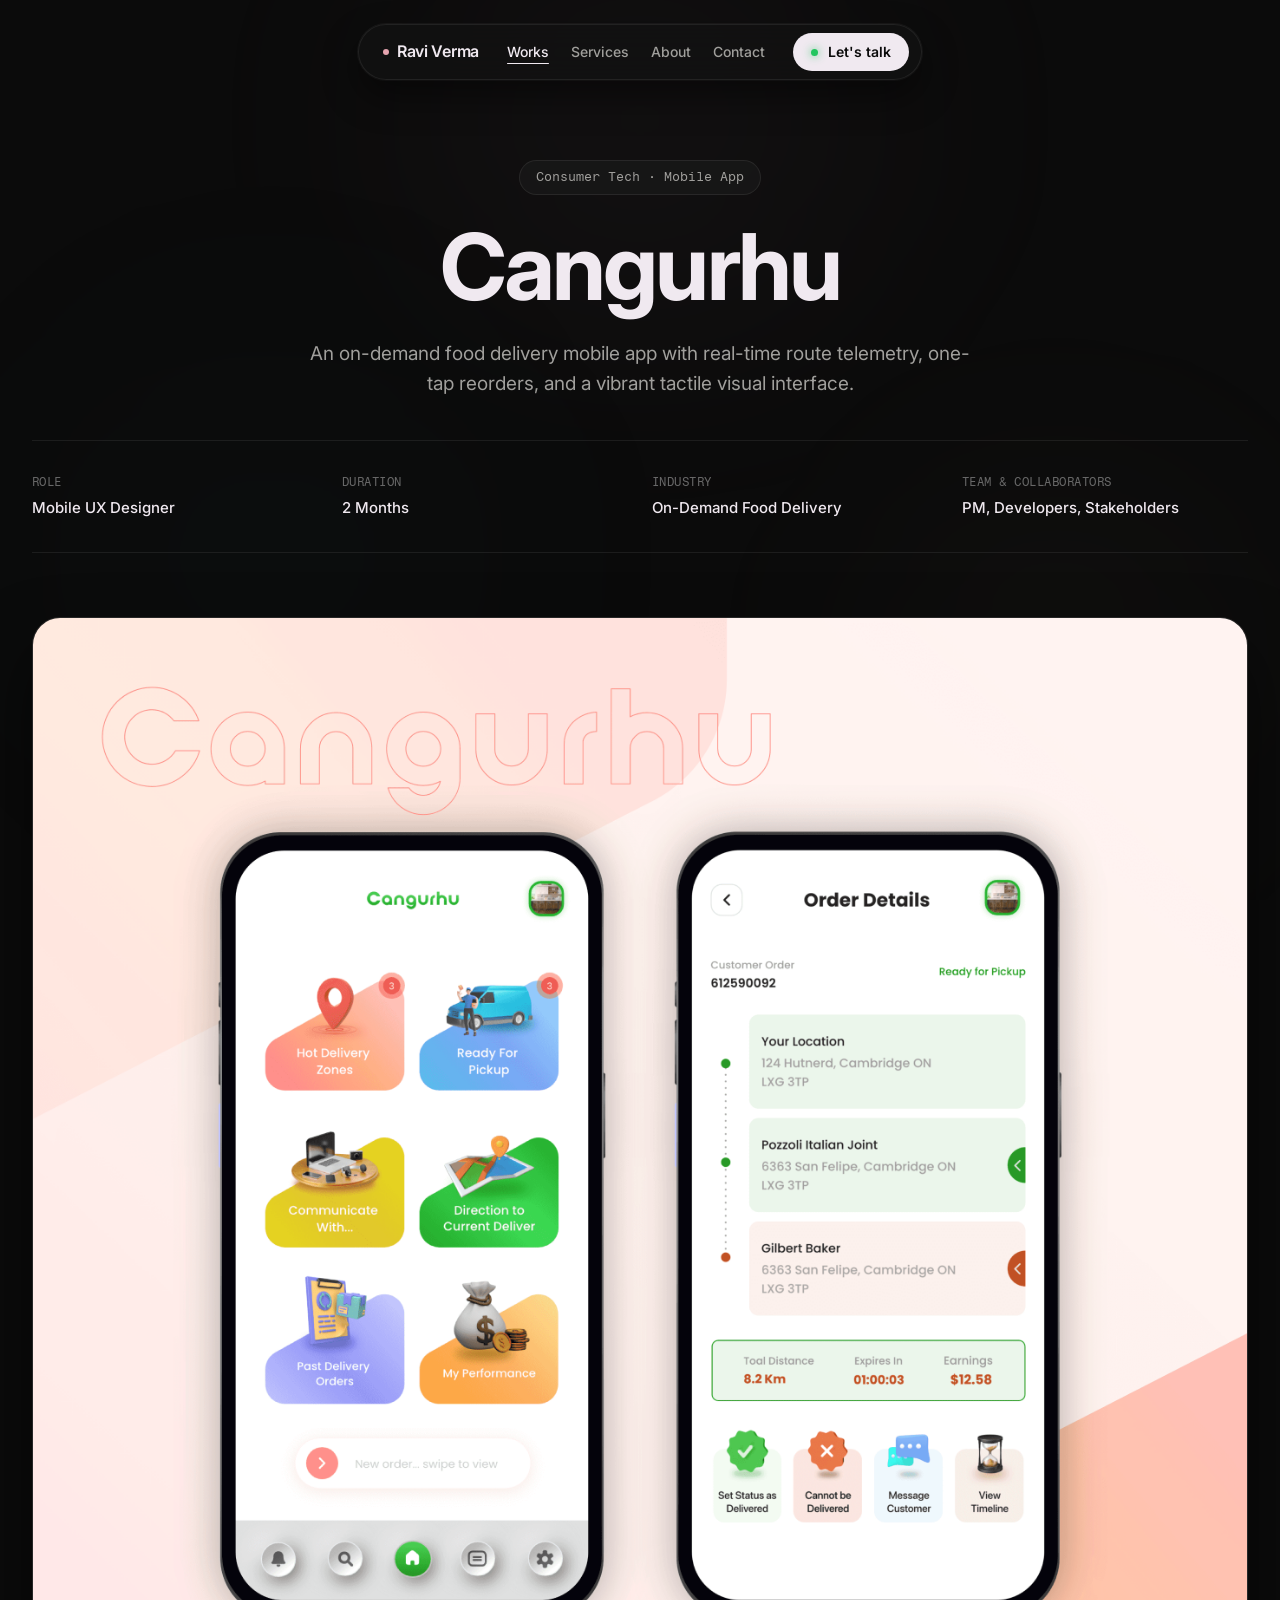
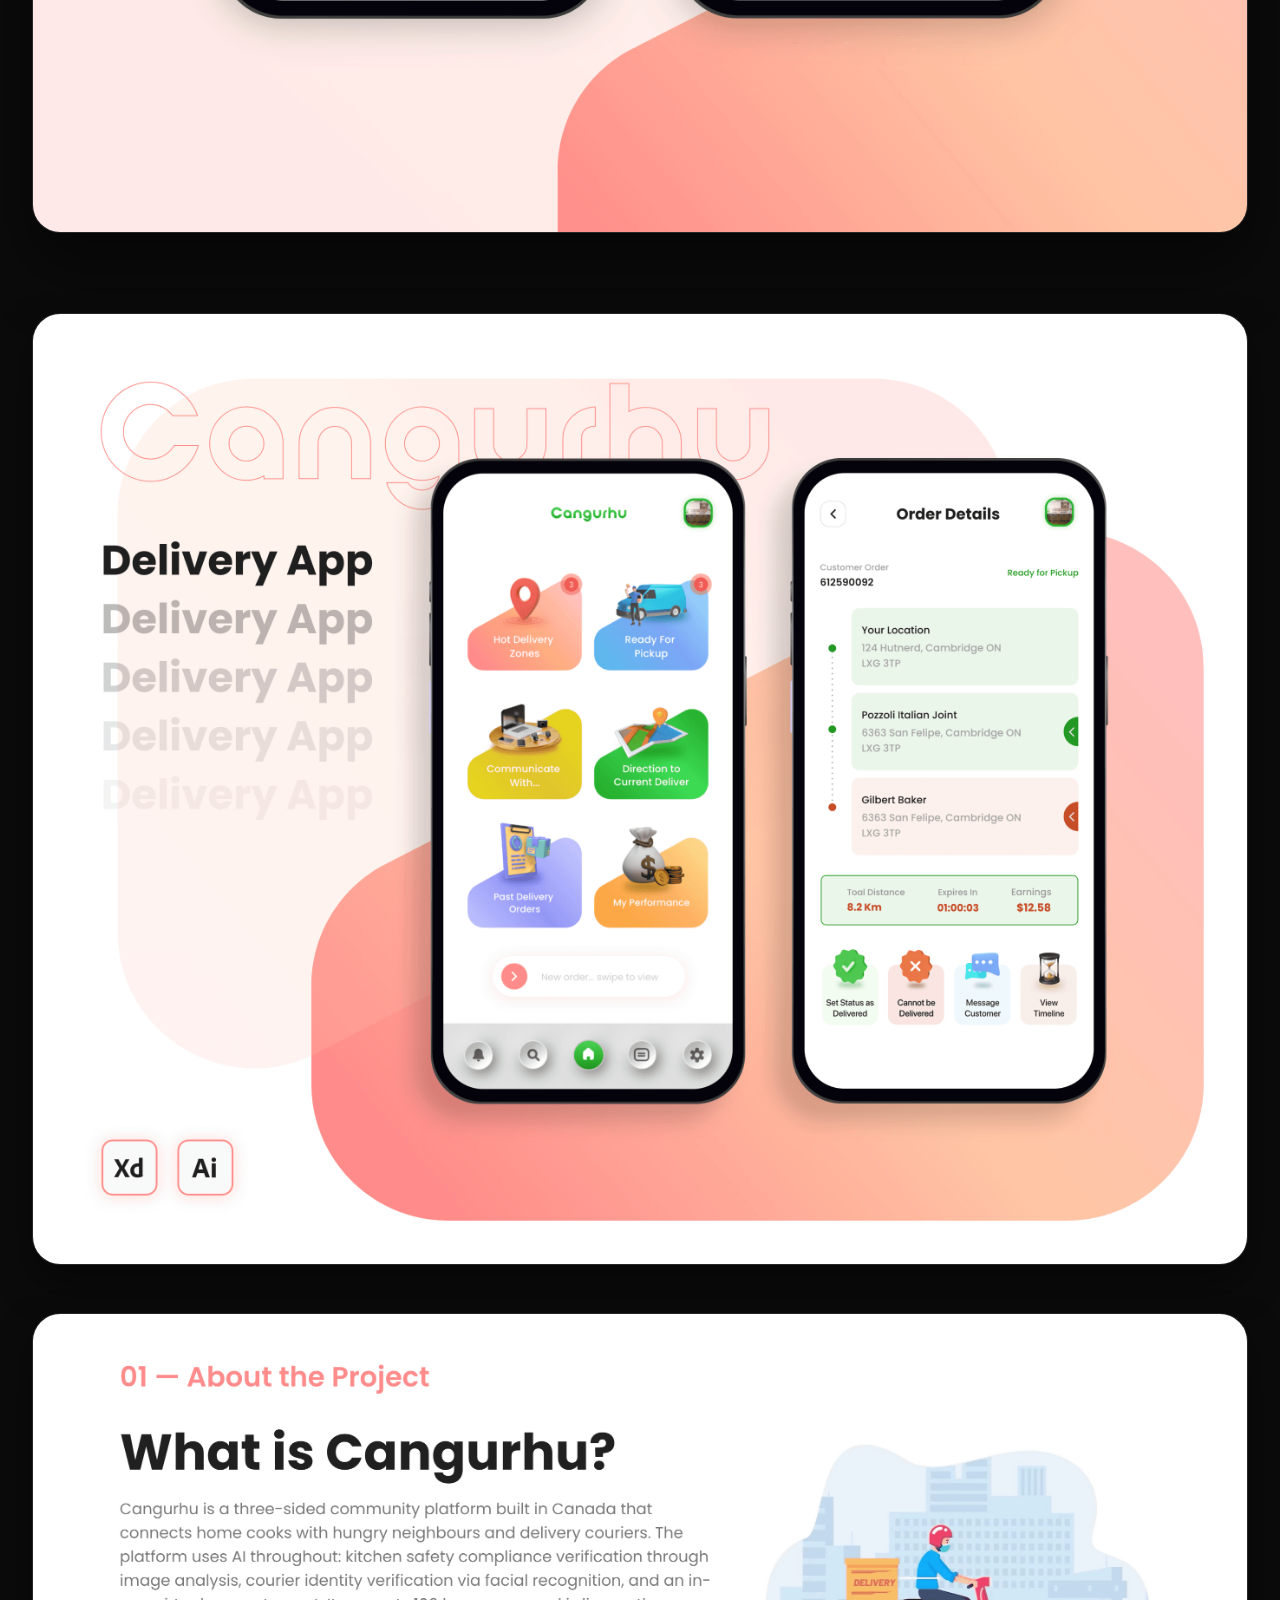
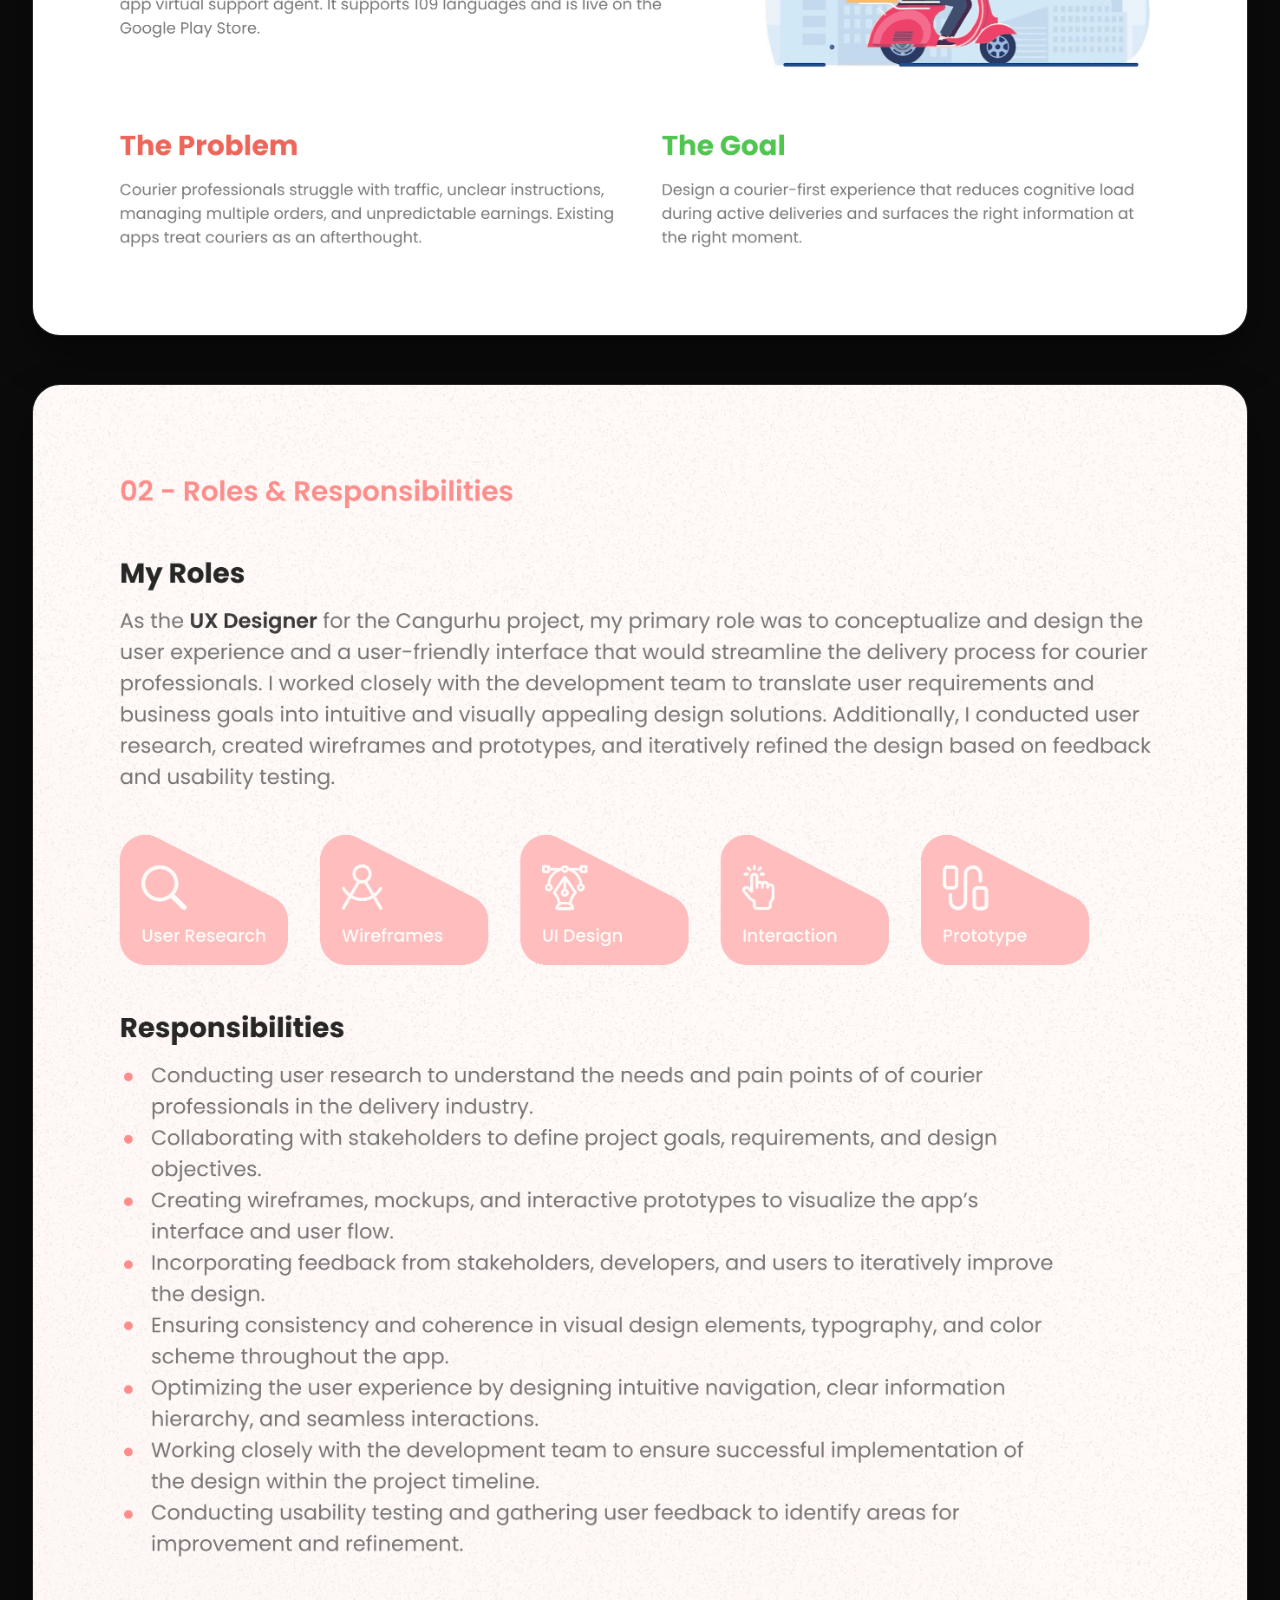
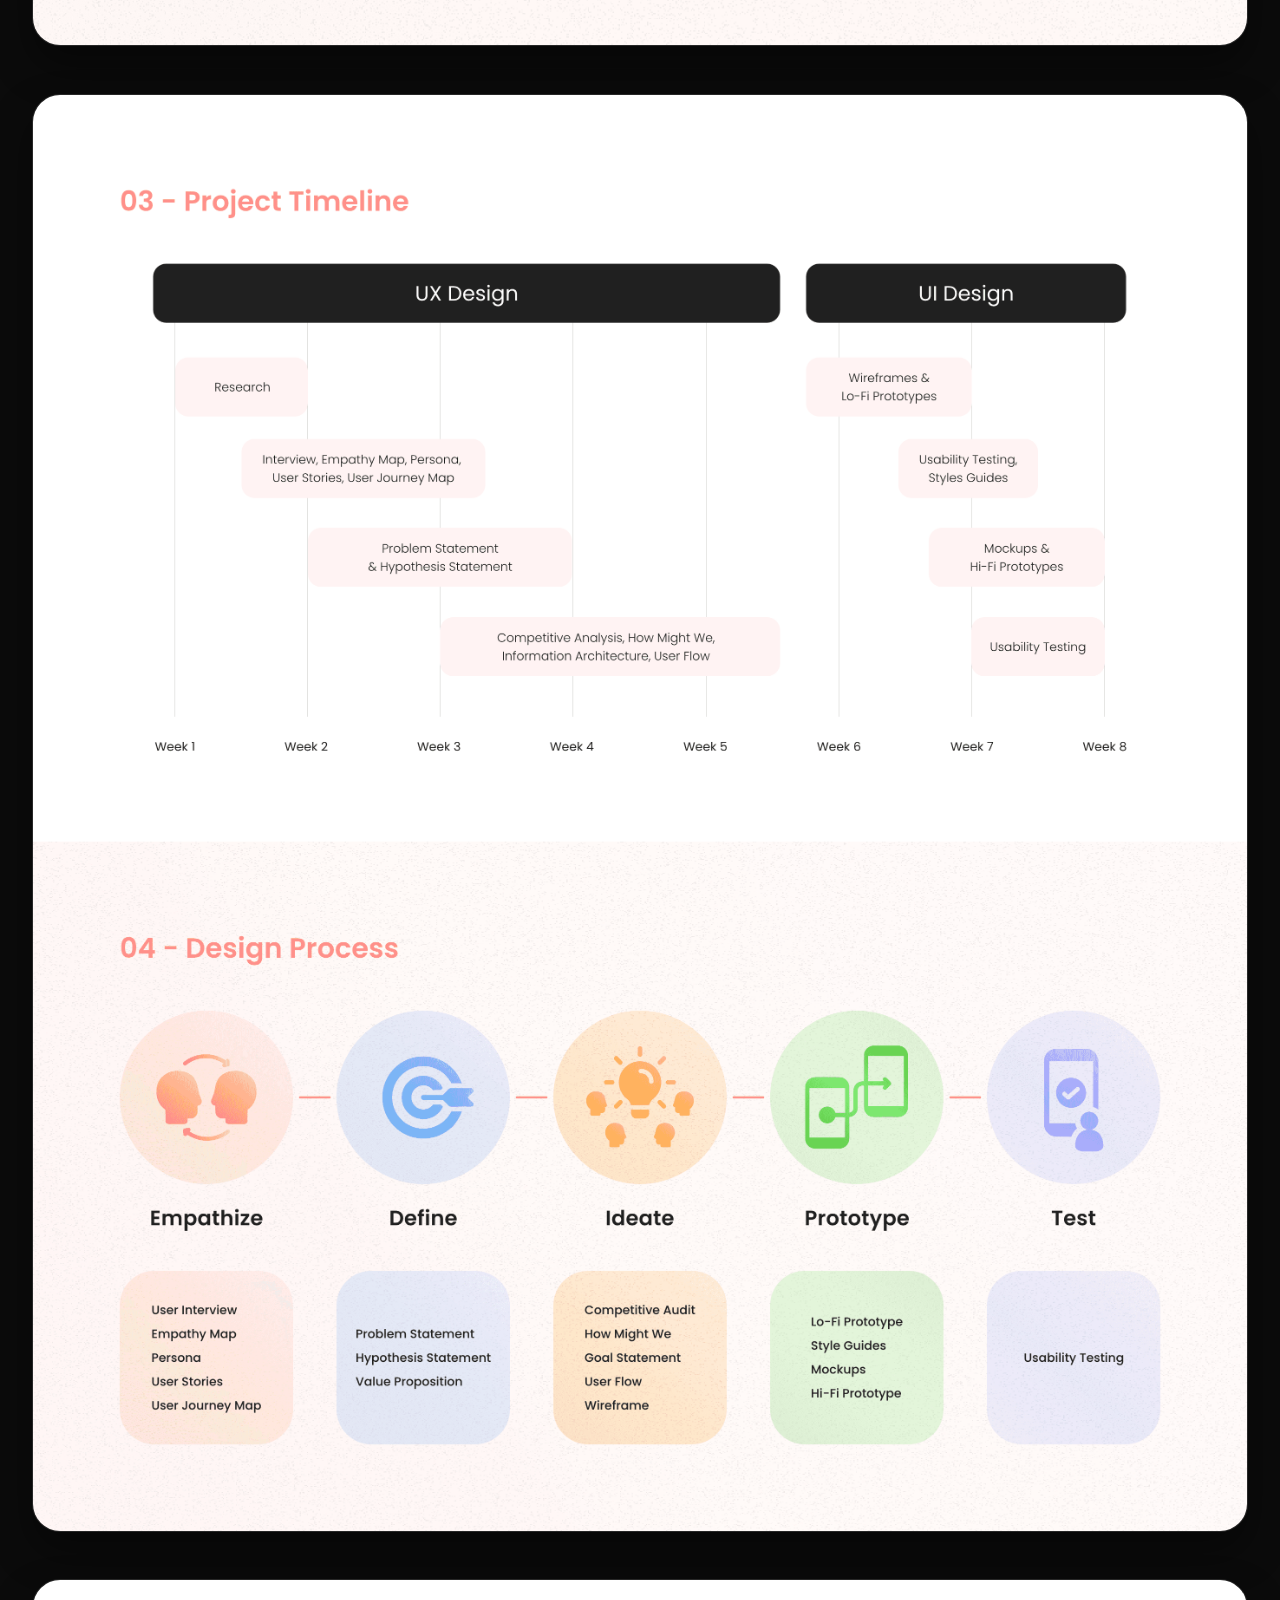
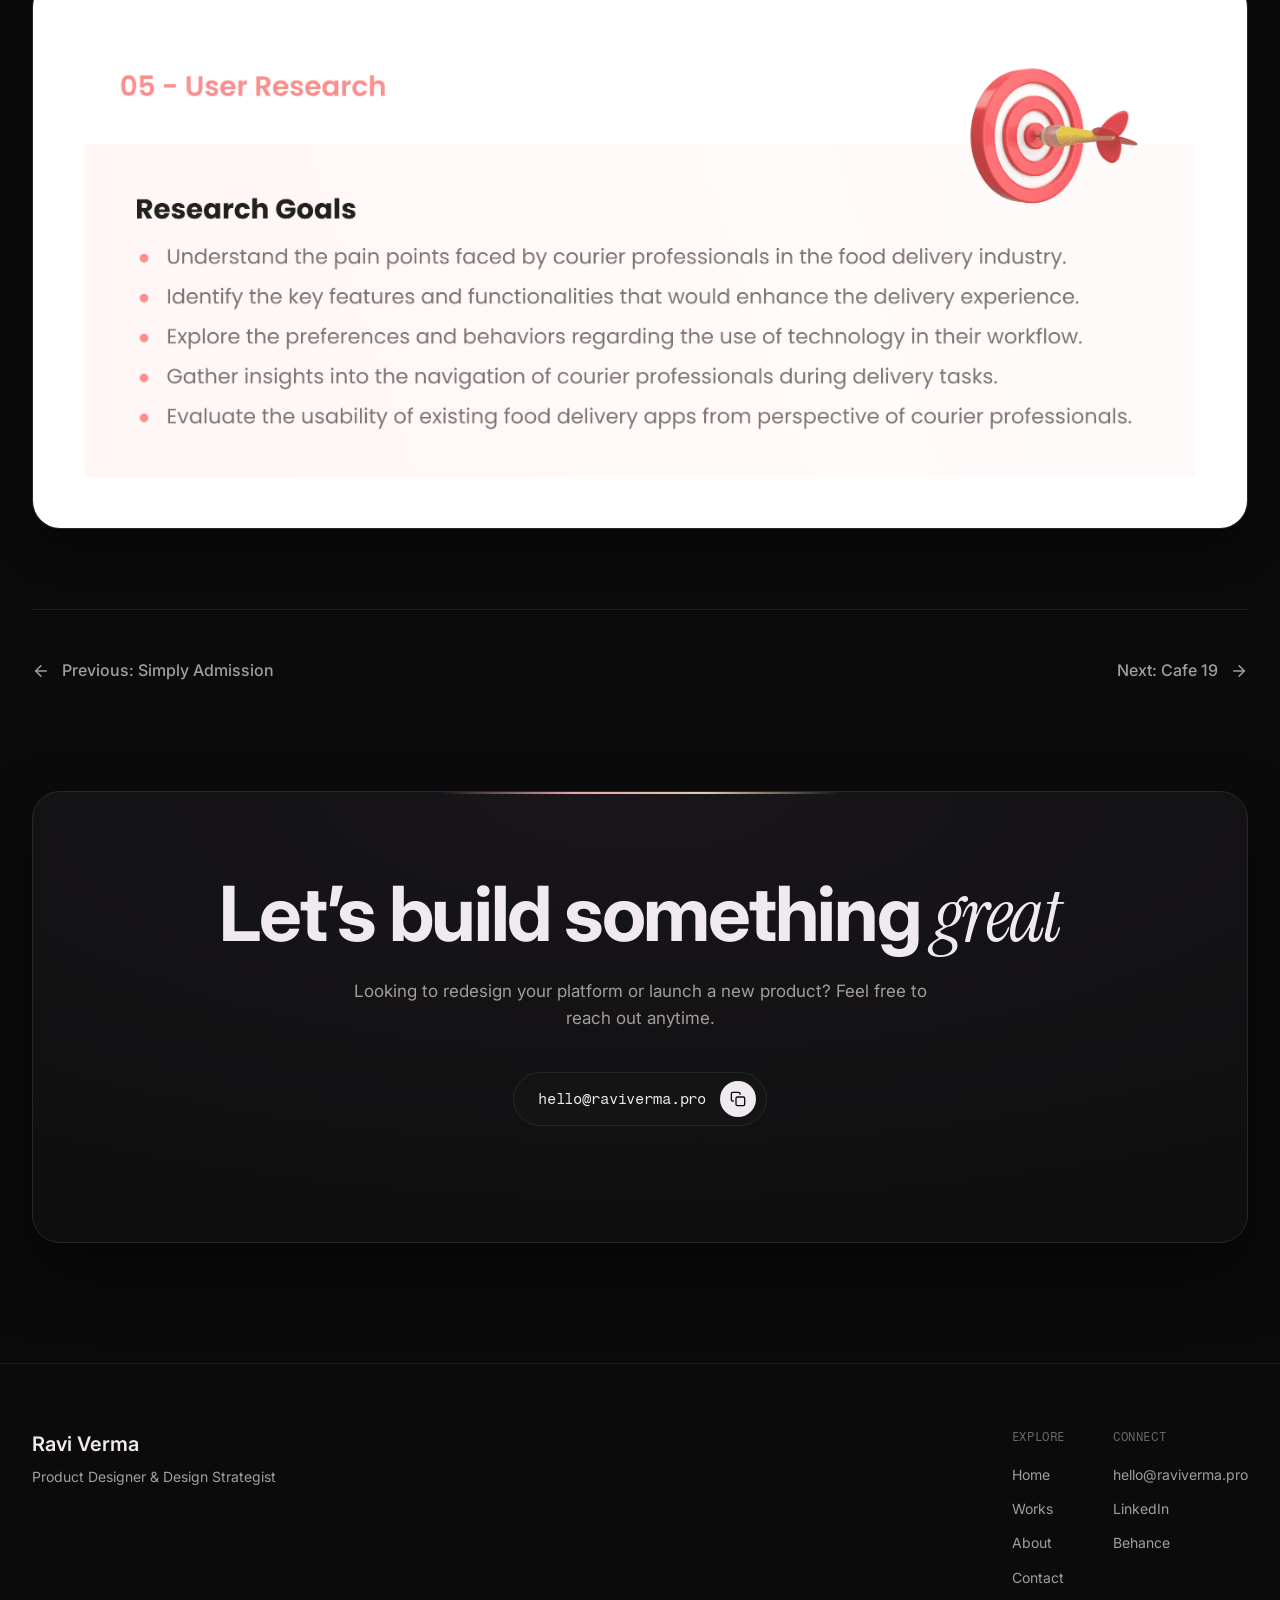
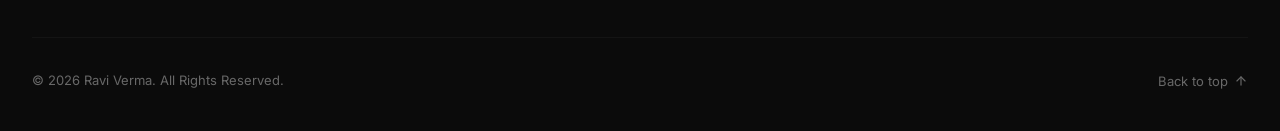
<file: works/cangurhu/index.html>
<!DOCTYPE html>
<html lang="en">
<head>
  <meta charset="UTF-8">
  <meta name="viewport" content="width=device-width, initial-scale=1.0">
  <title>Cangurhu · Case Study · Ravi Verma</title>
  <meta name="description" content="Case study of Cangurhu: An ultra-fast on-demand food delivery mobile application designed for friction-free ordering and dynamic courier tracking.">
  
  <link rel="icon" type="image/png" href="../../assets/stickers/sticker1.png">
  <link rel="stylesheet" href="../../assets/css/style.css">
</head>
<body>

  <div class="bg-glow-container">
    <div class="bg-glow-1"></div>
    <div class="bg-glow-2"></div>
    <div class="bg-glow-3"></div>
  </div>

  <header class="site-header">
    <nav class="nav-pill" aria-label="Main Navigation">
      <a href="../../index.html" class="nav-logo">
        <span class="nav-logo-dot"></span>
        Ravi Verma
      </a>

      <ul class="nav-links">
        <li><a href="../../works.html" class="nav-link active">Works</a></li>
        <li><a href="../../index.html#services" class="nav-link">Services</a></li>
        <li><a href="../../about.html" class="nav-link">About</a></li>
        <li><a href="../../contact.html" class="nav-link">Contact</a></li>
      </ul>

      <a href="../../contact.html" class="nav-cta">
        <span class="nav-status-dot"></span>
        <span>Let's talk</span>
      </a>

      <button class="mobile-nav-toggle" aria-label="Toggle Navigation">
        <svg width="22" height="22" viewBox="0 0 24 24" fill="none" stroke="currentColor" stroke-width="2" stroke-linecap="round" stroke-linejoin="round">
          <line x1="3" y1="12" x2="21" y2="12"></line>
          <line x1="3" y1="6" x2="21" y2="6"></line>
          <line x1="3" y1="18" x2="21" y2="18"></line>
        </svg>
      </button>
    </nav>
  </header>

  <div class="mobile-drawer" aria-hidden="true">
    <a href="../../index.html">Home</a>
    <a href="../../works.html" class="active">Works</a>
    <a href="../../index.html#services">Services</a>
    <a href="../../about.html">About</a>
    <a href="../../contact.html">Contact</a>
  </div>

  <main>
    <article class="case-study-hero">
      <div class="container">
        
        <div class="hero-badge reveal-blur" style="margin-bottom: 24px;">
          <span>Consumer Tech · Mobile App</span>
        </div>

        <h1 class="case-study-title reveal-blur delay-1">Cangurhu</h1>
        <p class="case-study-subtitle reveal-blur delay-2">
          An on-demand food delivery mobile app with real-time route telemetry, one-tap reorders, and a vibrant tactile visual interface.
        </p>

        <!-- Case Study Meta Grid -->
        <div class="case-study-meta-grid reveal-blur delay-3">
          <div class="meta-block">
            <span class="meta-block-label">Role</span>
            <span class="meta-block-val">Mobile UX Designer</span>
          </div>

          <div class="meta-block">
            <span class="meta-block-label">Duration</span>
            <span class="meta-block-val">2 Months</span>
          </div>

          <div class="meta-block">
            <span class="meta-block-label">Industry</span>
            <span class="meta-block-val">On-Demand Food Delivery</span>
          </div>

          <div class="meta-block">
            <span class="meta-block-label">Team & Collaborators</span>
            <span class="meta-block-val">PM, Developers, Stakeholders</span>
          </div>
        </div>

        <!-- Banner Image -->
        <div class="case-study-hero-banner reveal-blur delay-4">
          <img src="../../assets/images/cangurhu-thumb.png" alt="Cangurhu mobile showcase">
        </div>

        <!-- Detailed Screens Presentation -->
        <div class="case-study-screens">
          <div class="case-study-screen-item reveal-blur">
            <img src="../../assets/images/cangurhu/screen-1.png" alt="Cangurhu mobile screens and flows" loading="lazy">
          </div>
          <div class="case-study-screen-item reveal-blur">
            <img src="../../assets/images/cangurhu/screen-2.png" alt="Cangurhu user journey and wireframes" loading="lazy">
          </div>
          <div class="case-study-screen-item reveal-blur">
            <img src="../../assets/images/cangurhu/screen-3.png" alt="Cangurhu UI components and interactions" loading="lazy">
          </div>
          <div class="case-study-screen-item reveal-blur">
            <img src="../../assets/images/cangurhu/screen-4.png" alt="Cangurhu order tracking and states" loading="lazy">
          </div>
          <div class="case-study-screen-item reveal-blur">
            <img src="../../assets/images/cangurhu/screen-5.png" alt="Cangurhu design system and final screens" loading="lazy">
          </div>
        </div>

        <!-- Case Study Pagination Nav -->
        <div class="case-study-nav">
          <a href="../simply-admission/index.html" class="case-study-nav-btn prev">
            <svg width="18" height="18" viewBox="0 0 24 24" fill="none" stroke="currentColor" stroke-width="2" stroke-linecap="round" stroke-linejoin="round">
              <line x1="19" y1="12" x2="5" y2="12"></line>
              <polyline points="12 19 5 12 12 5"></polyline>
            </svg>
            <span>Previous: Simply Admission</span>
          </a>

          <a href="../cafe-19/index.html" class="case-study-nav-btn">
            <span>Next: Cafe 19</span>
            <svg width="18" height="18" viewBox="0 0 24 24" fill="none" stroke="currentColor" stroke-width="2" stroke-linecap="round" stroke-linejoin="round">
              <line x1="5" y1="12" x2="19" y2="12"></line>
              <polyline points="12 5 19 12 12 19"></polyline>
            </svg>
          </a>
        </div>

      </div>
    </article>

    <!-- Global CTA -->
    <section class="section" style="padding-top: 0;">
      <div class="container">
        <div class="cta-box reveal-blur">
          <h2 class="cta-title">Let’s build something <span class="section-serif">great</span></h2>
          <p class="cta-desc">
            Looking to redesign your platform or launch a new product? Feel free to reach out anytime.
          </p>

          <div class="email-copy-pill" data-email="hello@raviverma.pro" role="button" tabindex="0">
            <span class="email-text">hello@raviverma.pro</span>
            <div class="copy-btn-inner" aria-hidden="true">
              <svg width="16" height="16" viewBox="0 0 24 24" fill="none" stroke="currentColor" stroke-width="2" stroke-linecap="round" stroke-linejoin="round">
                <rect x="9" y="9" width="13" height="13" rx="2" ry="2"></rect>
                <path d="M5 15H4a2 2 0 0 1-2-2V4a2 2 0 0 1 2-2h9a2 2 0 0 1 2 2v1"></path>
              </svg>
            </div>
            <div class="copy-toast">Copied to clipboard!</div>
          </div>
        </div>
      </div>
    </section>
  </main>

  <footer class="site-footer">
    <div class="container">
      <div class="footer-top">
        <div class="footer-brand">
          <h4>Ravi Verma</h4>
          <p>Product Designer & Design Strategist</p>
        </div>
        <div class="footer-links-group">
          <div class="footer-col">
            <span class="footer-col-title">Explore</span>
            <a href="../../index.html">Home</a>
            <a href="../../works.html">Works</a>
            <a href="../../about.html">About</a>
            <a href="../../contact.html">Contact</a>
          </div>
          <div class="footer-col">
            <span class="footer-col-title">Connect</span>
            <a href="mailto:hello@raviverma.pro">hello@raviverma.pro</a>
            <a href="https://www.linkedin.com/in/ravivermapro/" target="_blank" rel="noopener noreferrer">LinkedIn</a>
            <a href="https://www.behance.net/ravivermapro" target="_blank" rel="noopener noreferrer">Behance</a>
          </div>
        </div>
      </div>
      <div class="footer-bottom">
        <p>© 2026 Ravi Verma. All Rights Reserved.</p>
        <button class="back-to-top" aria-label="Scroll back to top">
          <span>Back to top</span>
          <svg width="14" height="14" viewBox="0 0 24 24" fill="none" stroke="currentColor" stroke-width="2" stroke-linecap="round" stroke-linejoin="round">
            <line x1="12" y1="19" x2="12" y2="5"></line>
            <polyline points="5 12 12 5 19 12"></polyline>
          </svg>
        </button>
      </div>
    </div>
  </footer>

  <script src="../../assets/js/main.js"></script>
</body>
</html>
</file>
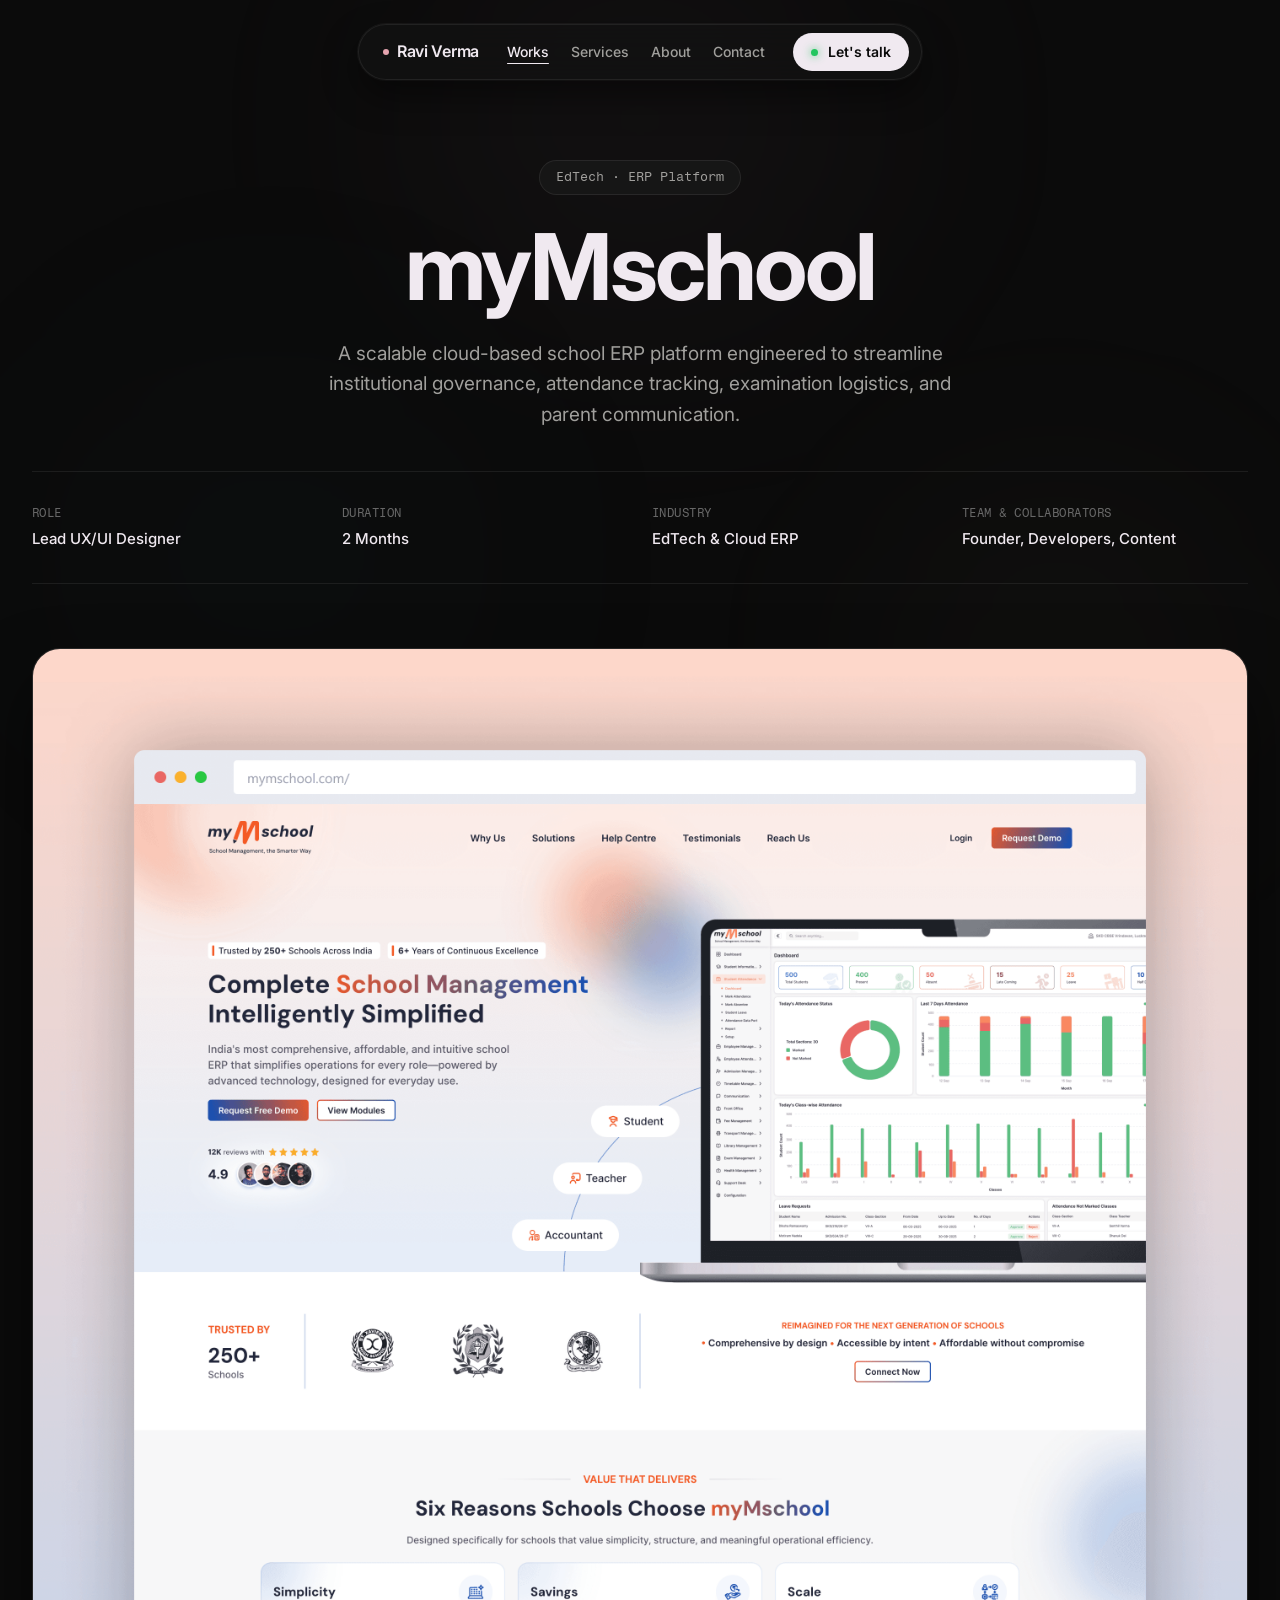
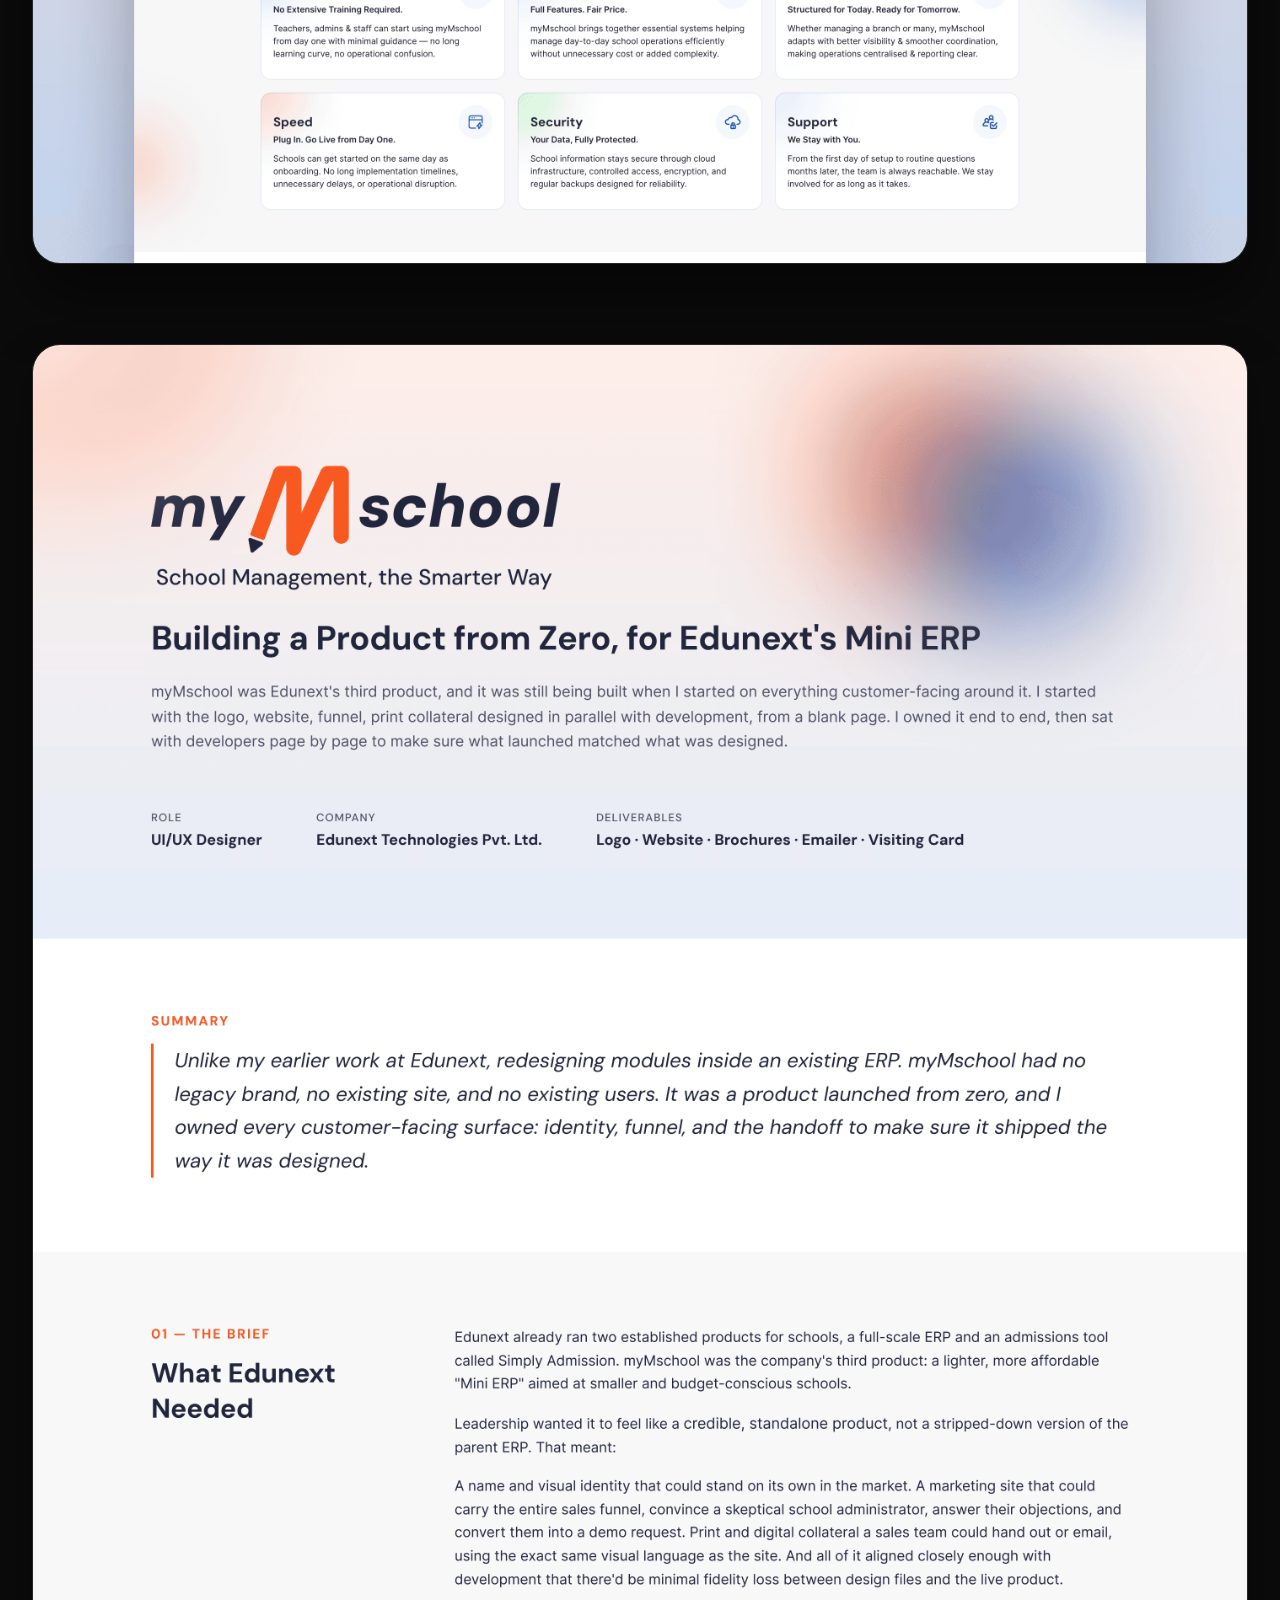
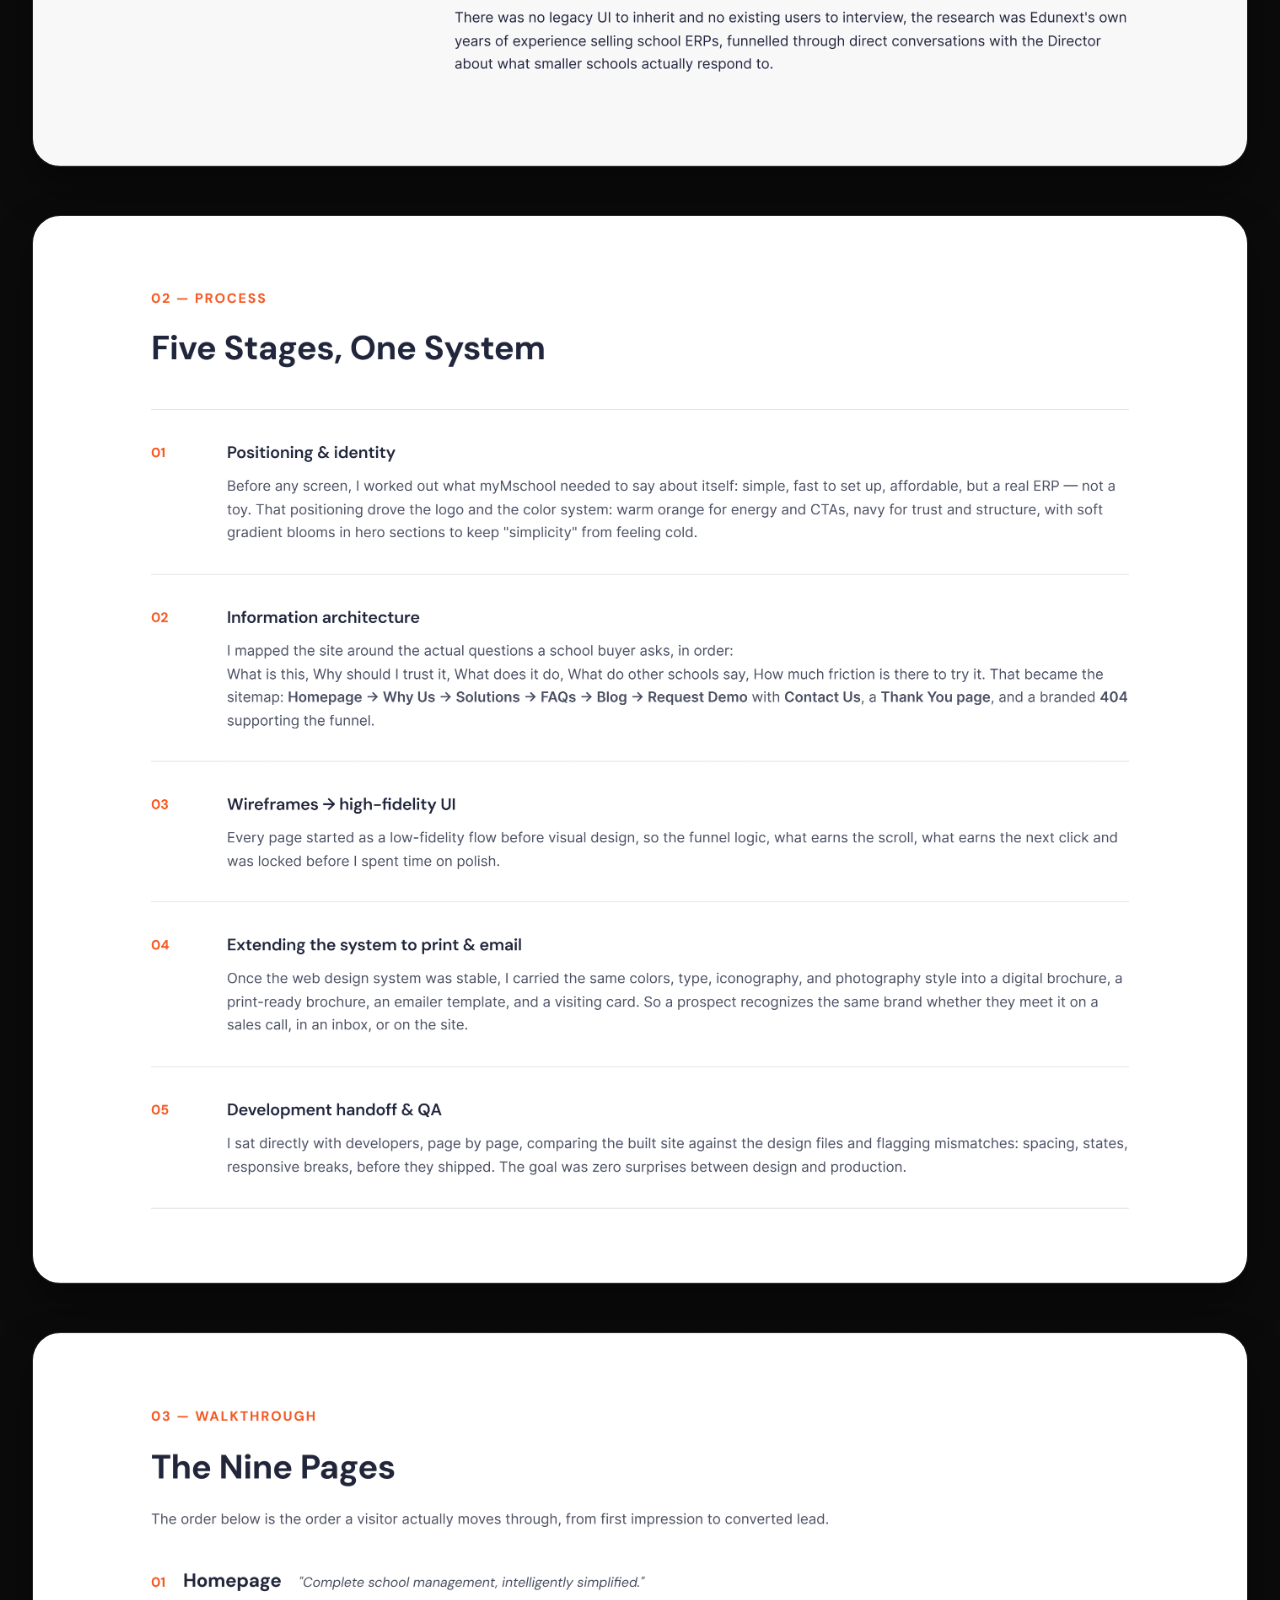
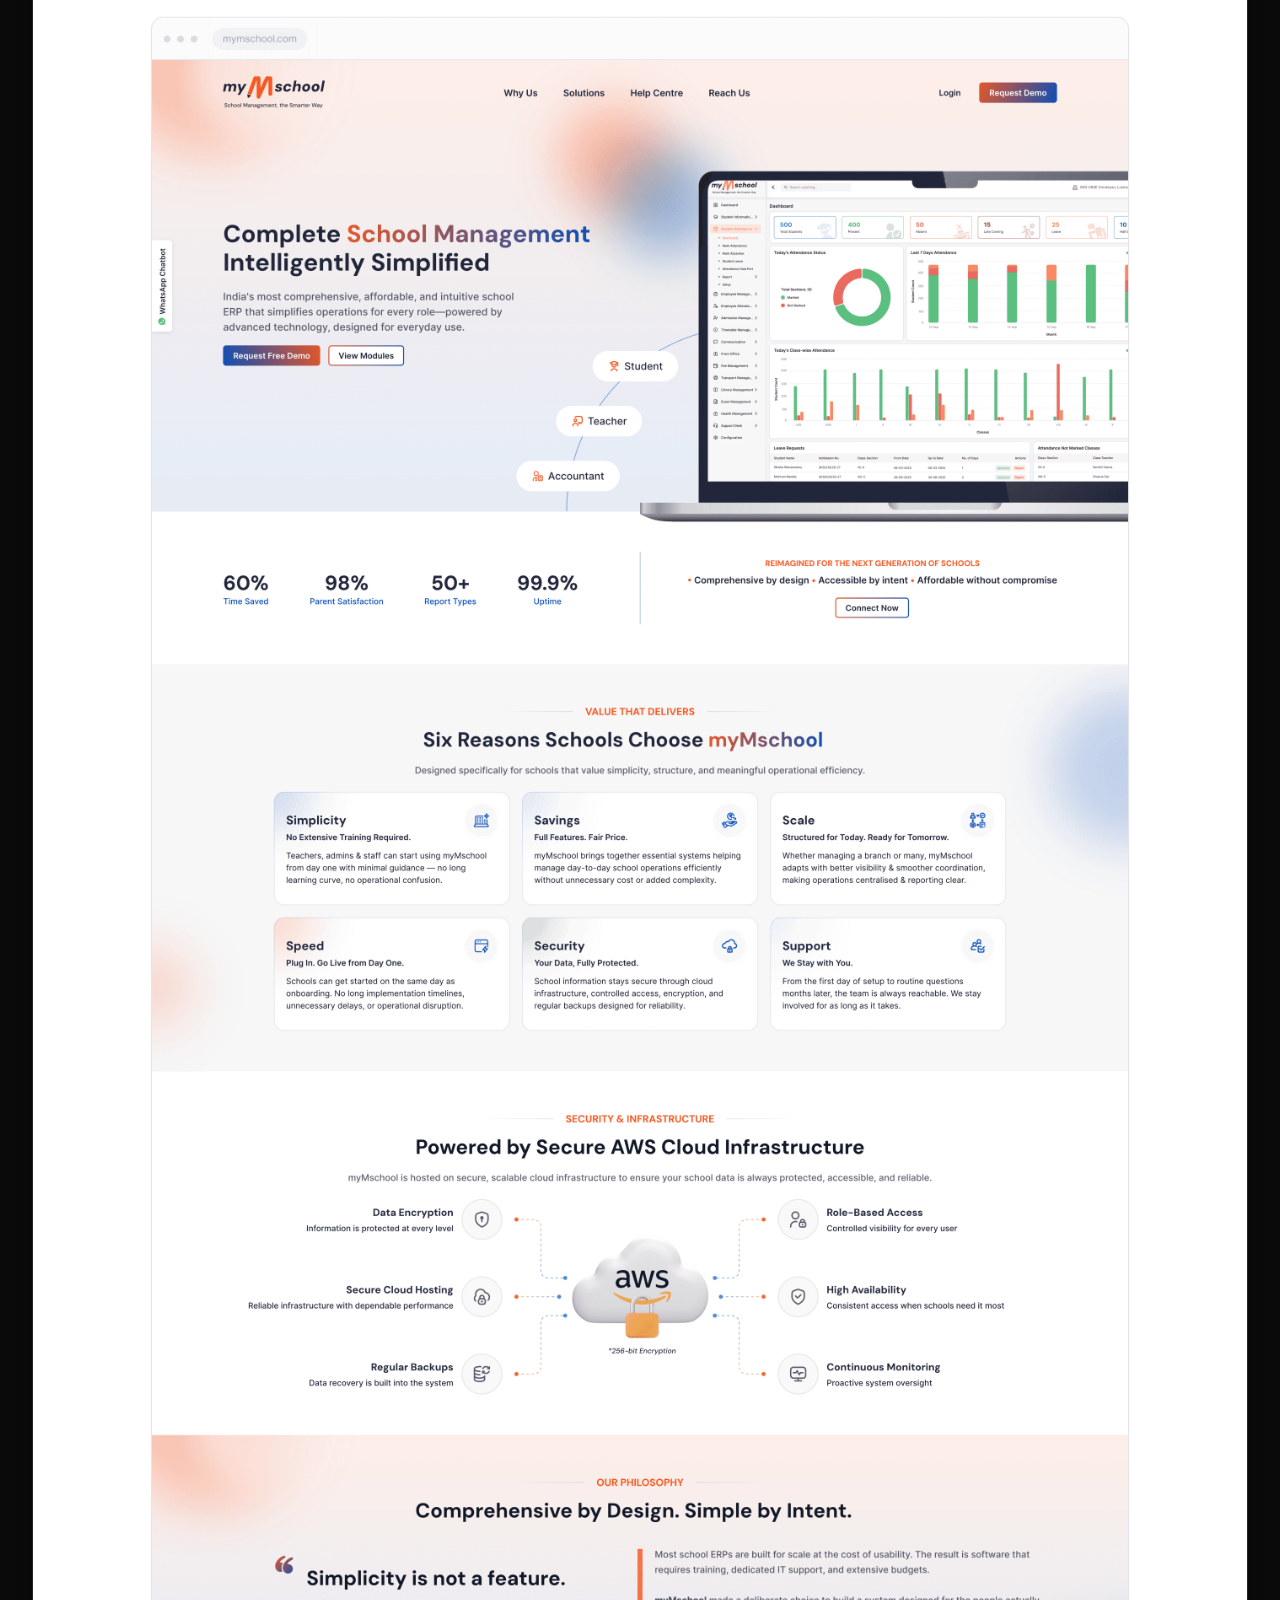
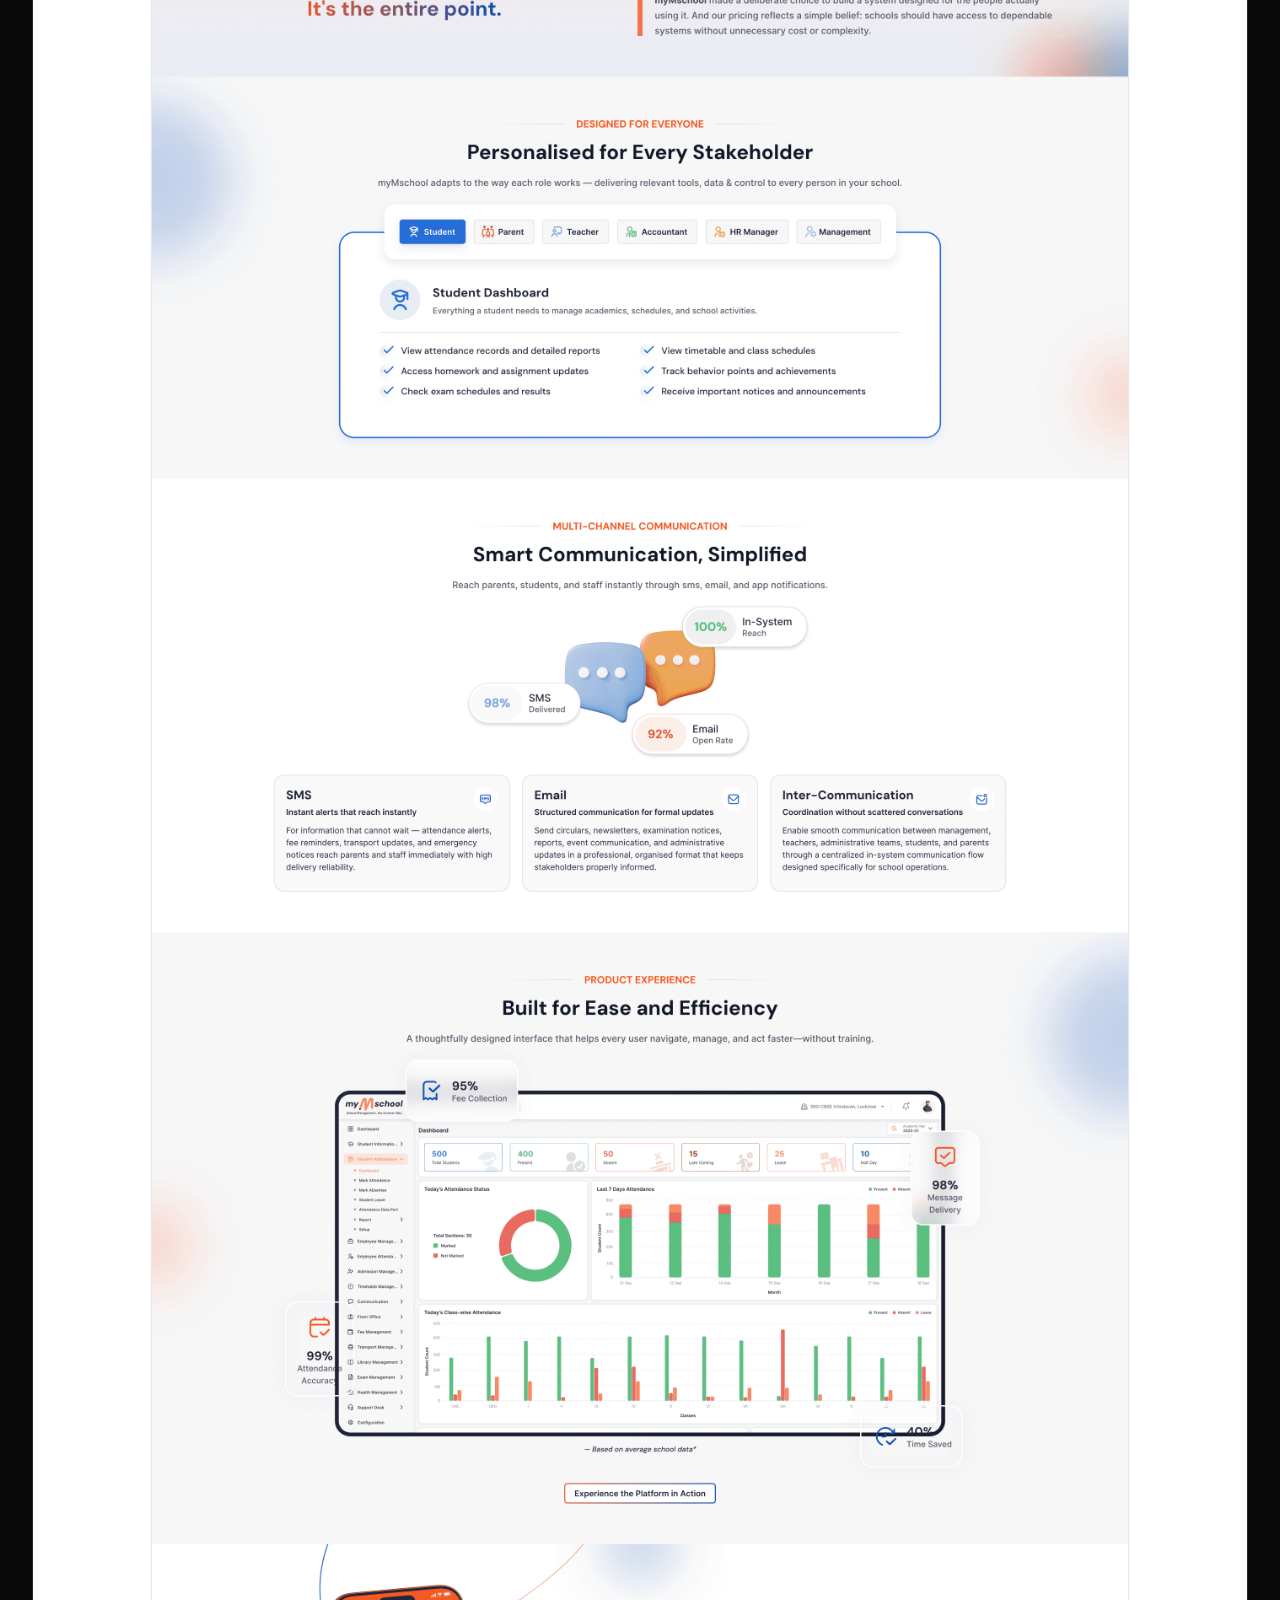
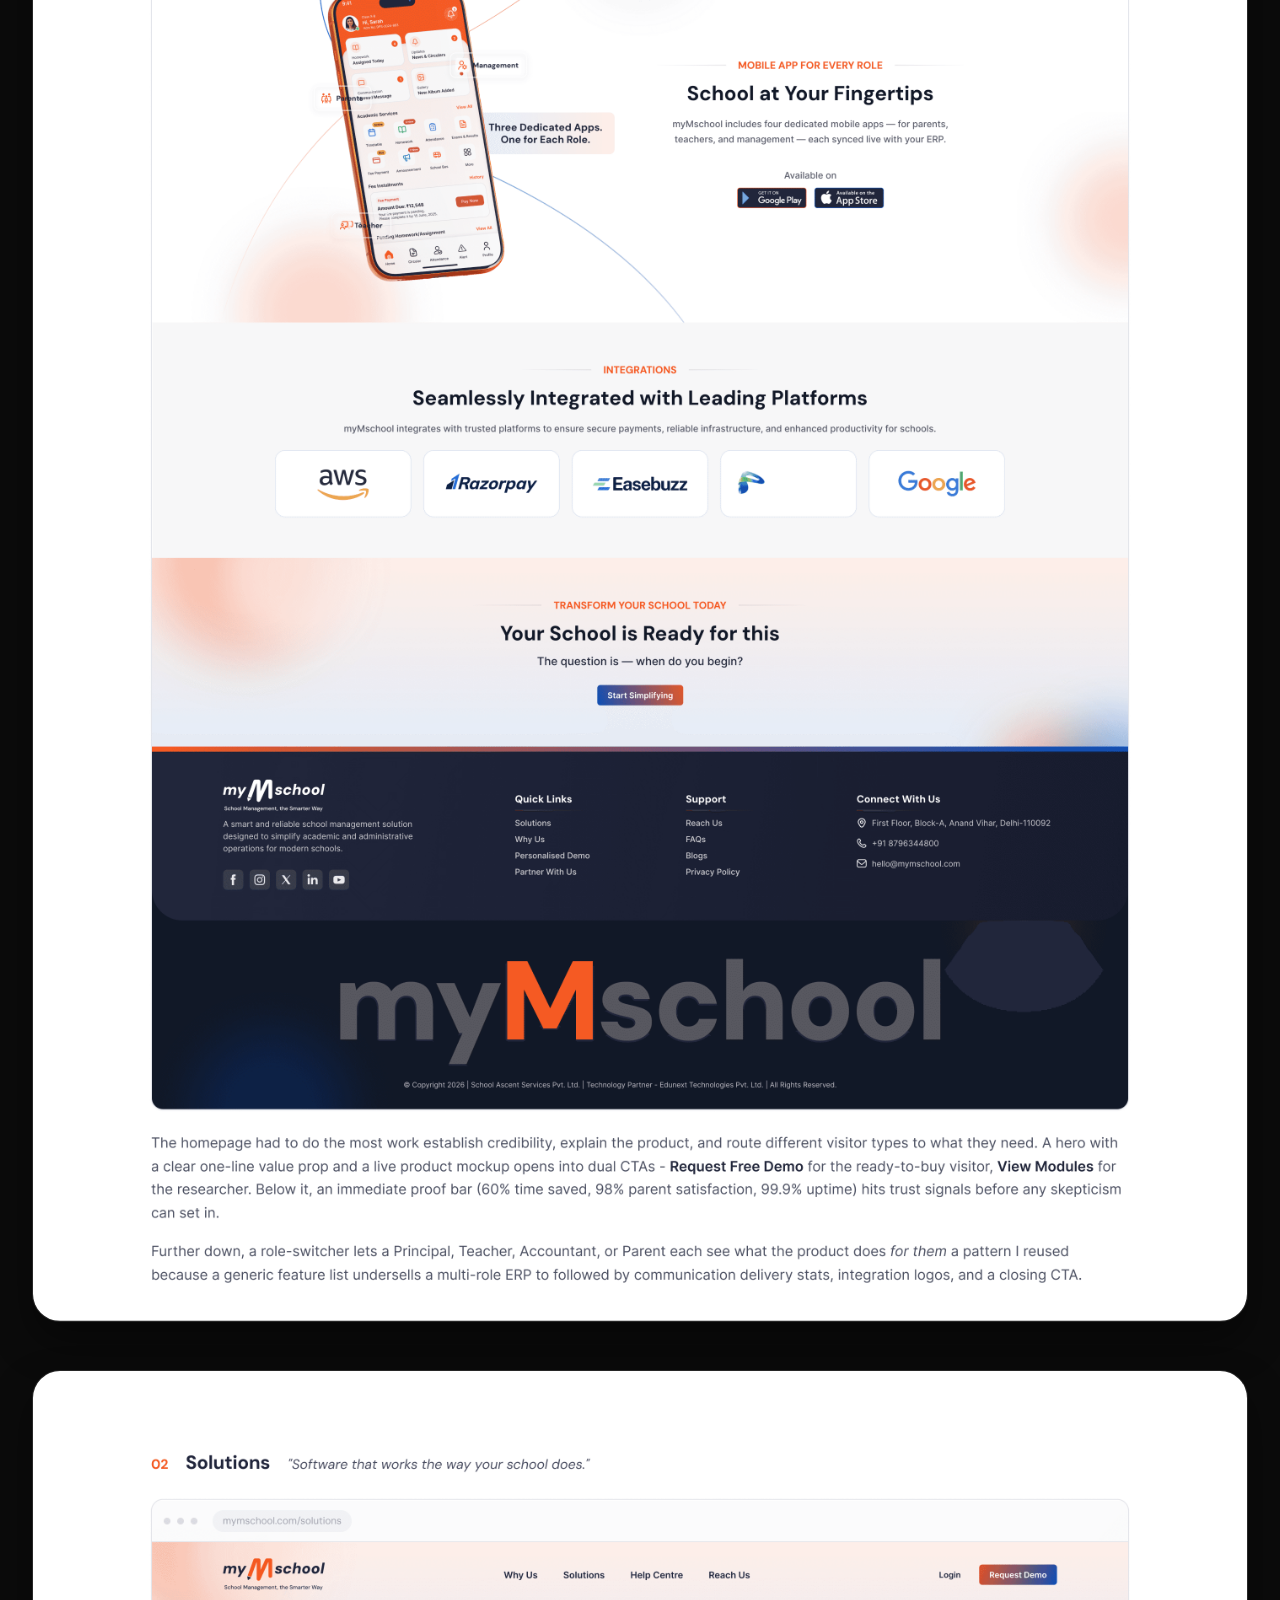
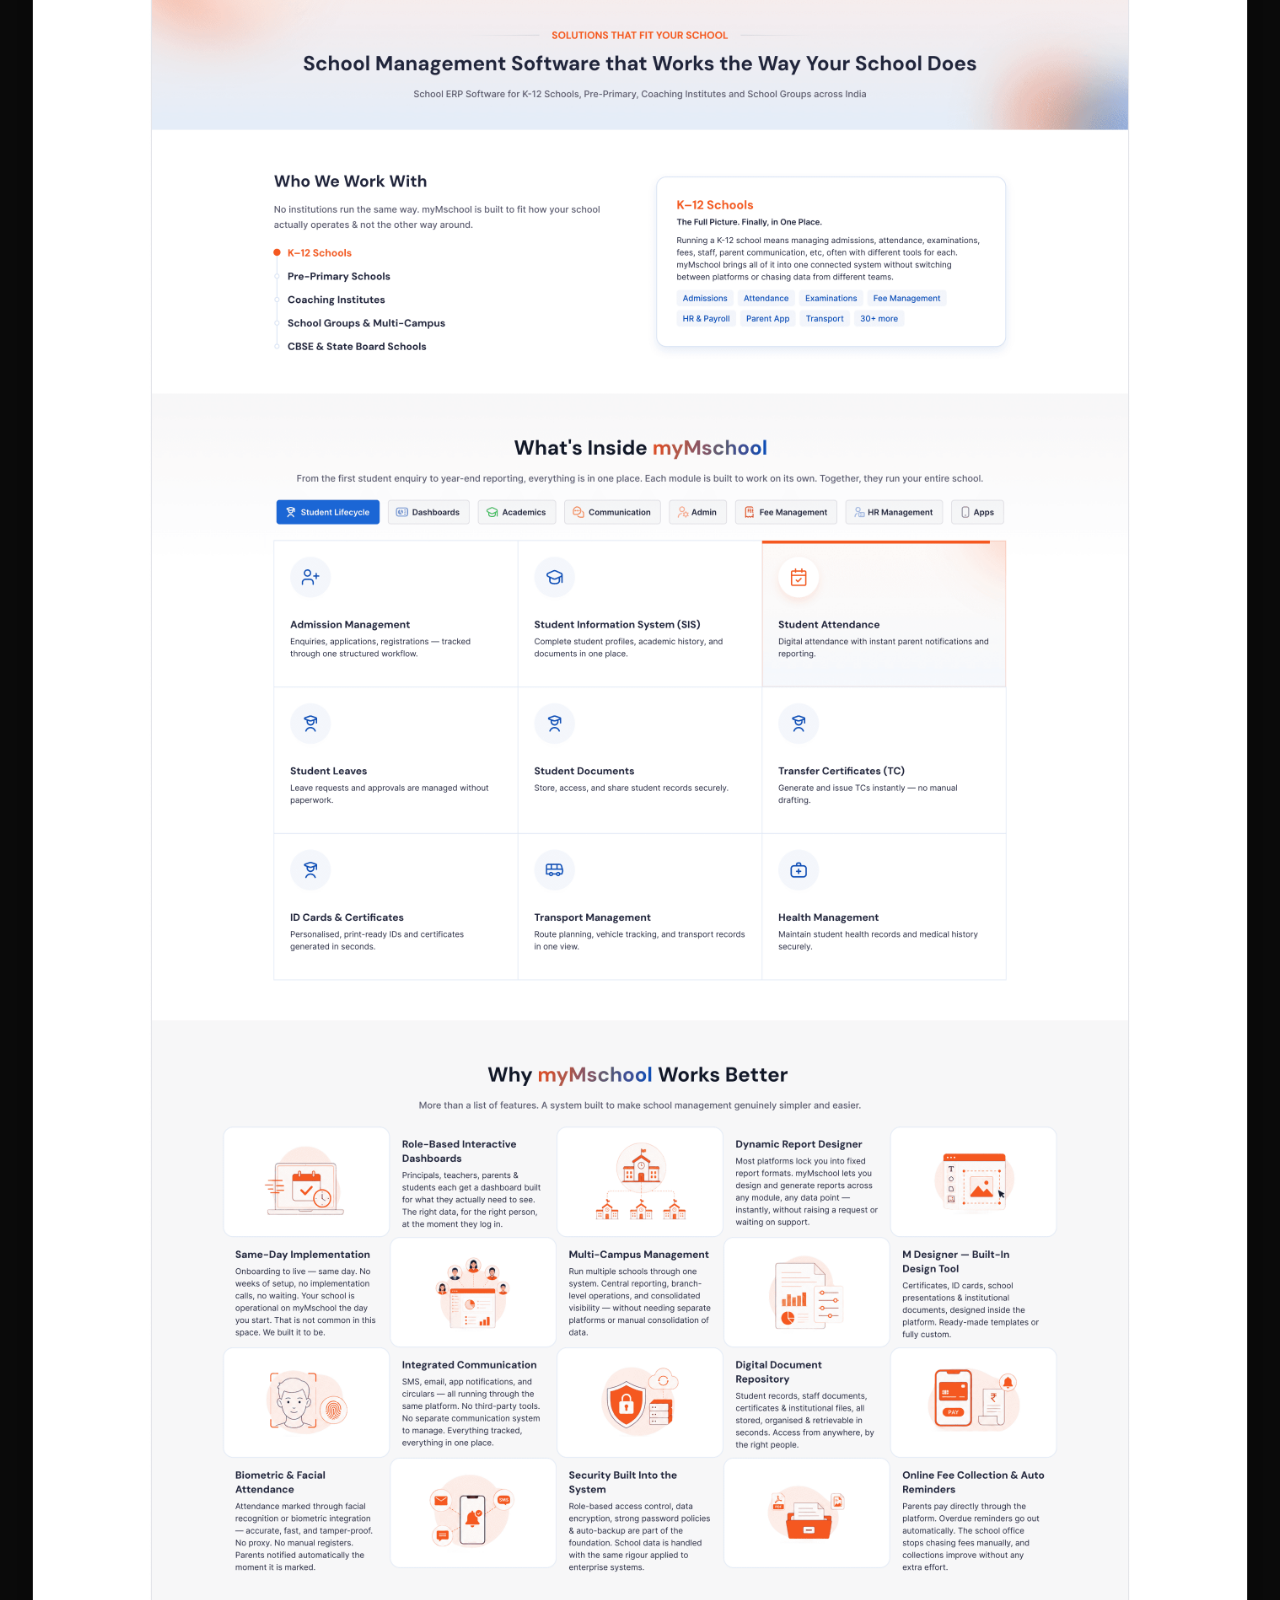
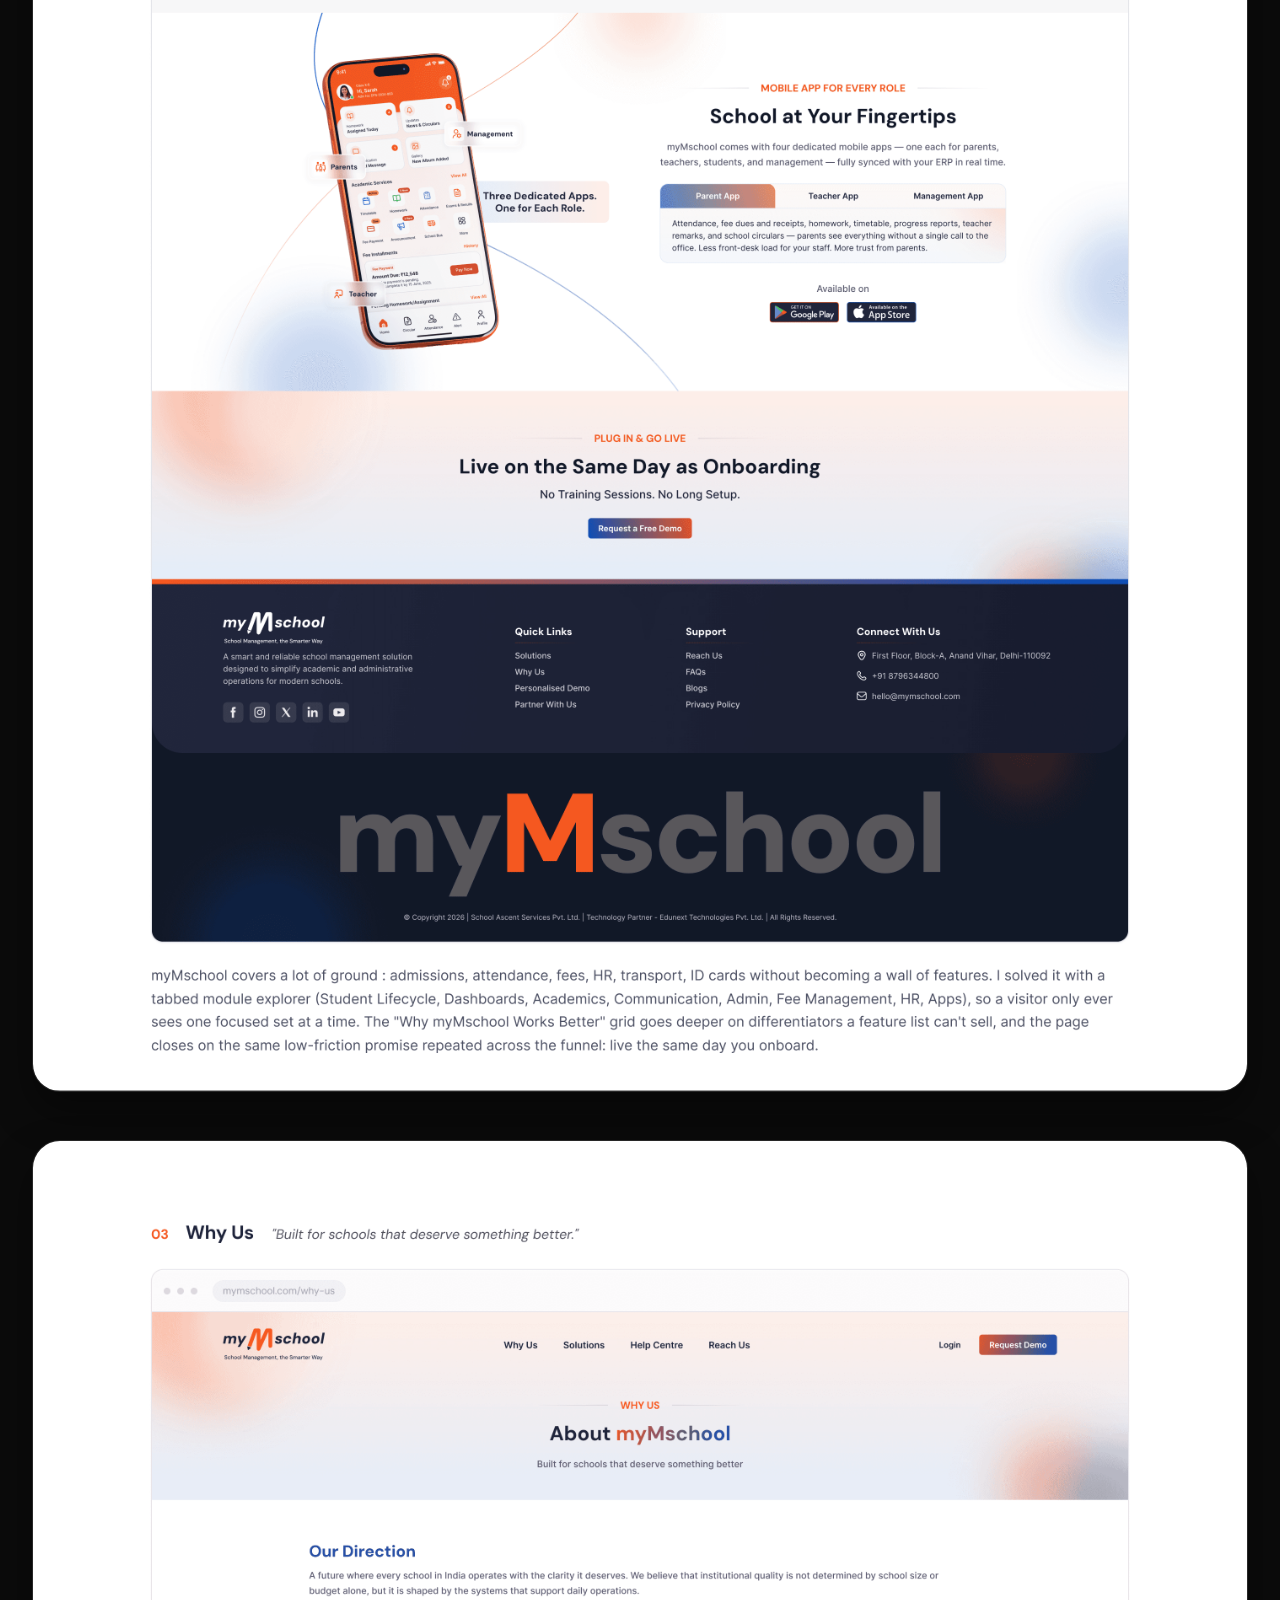
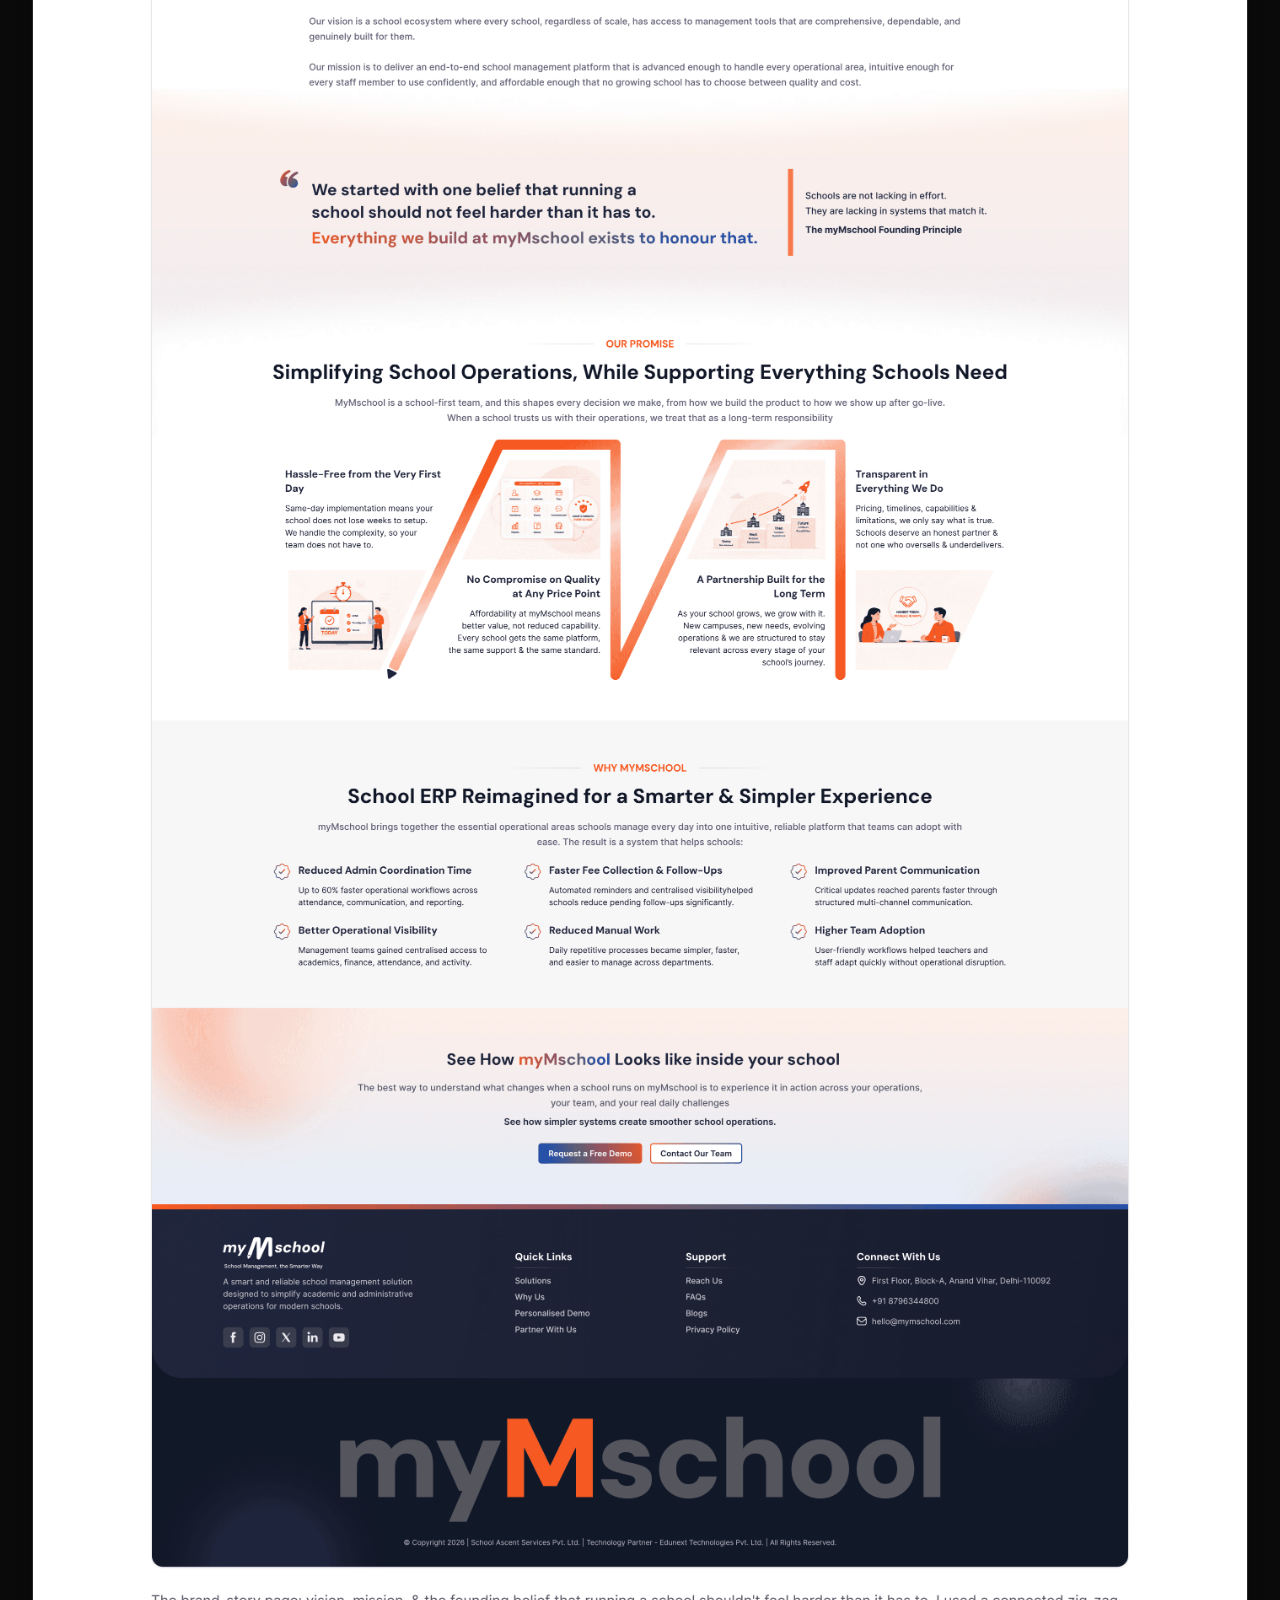
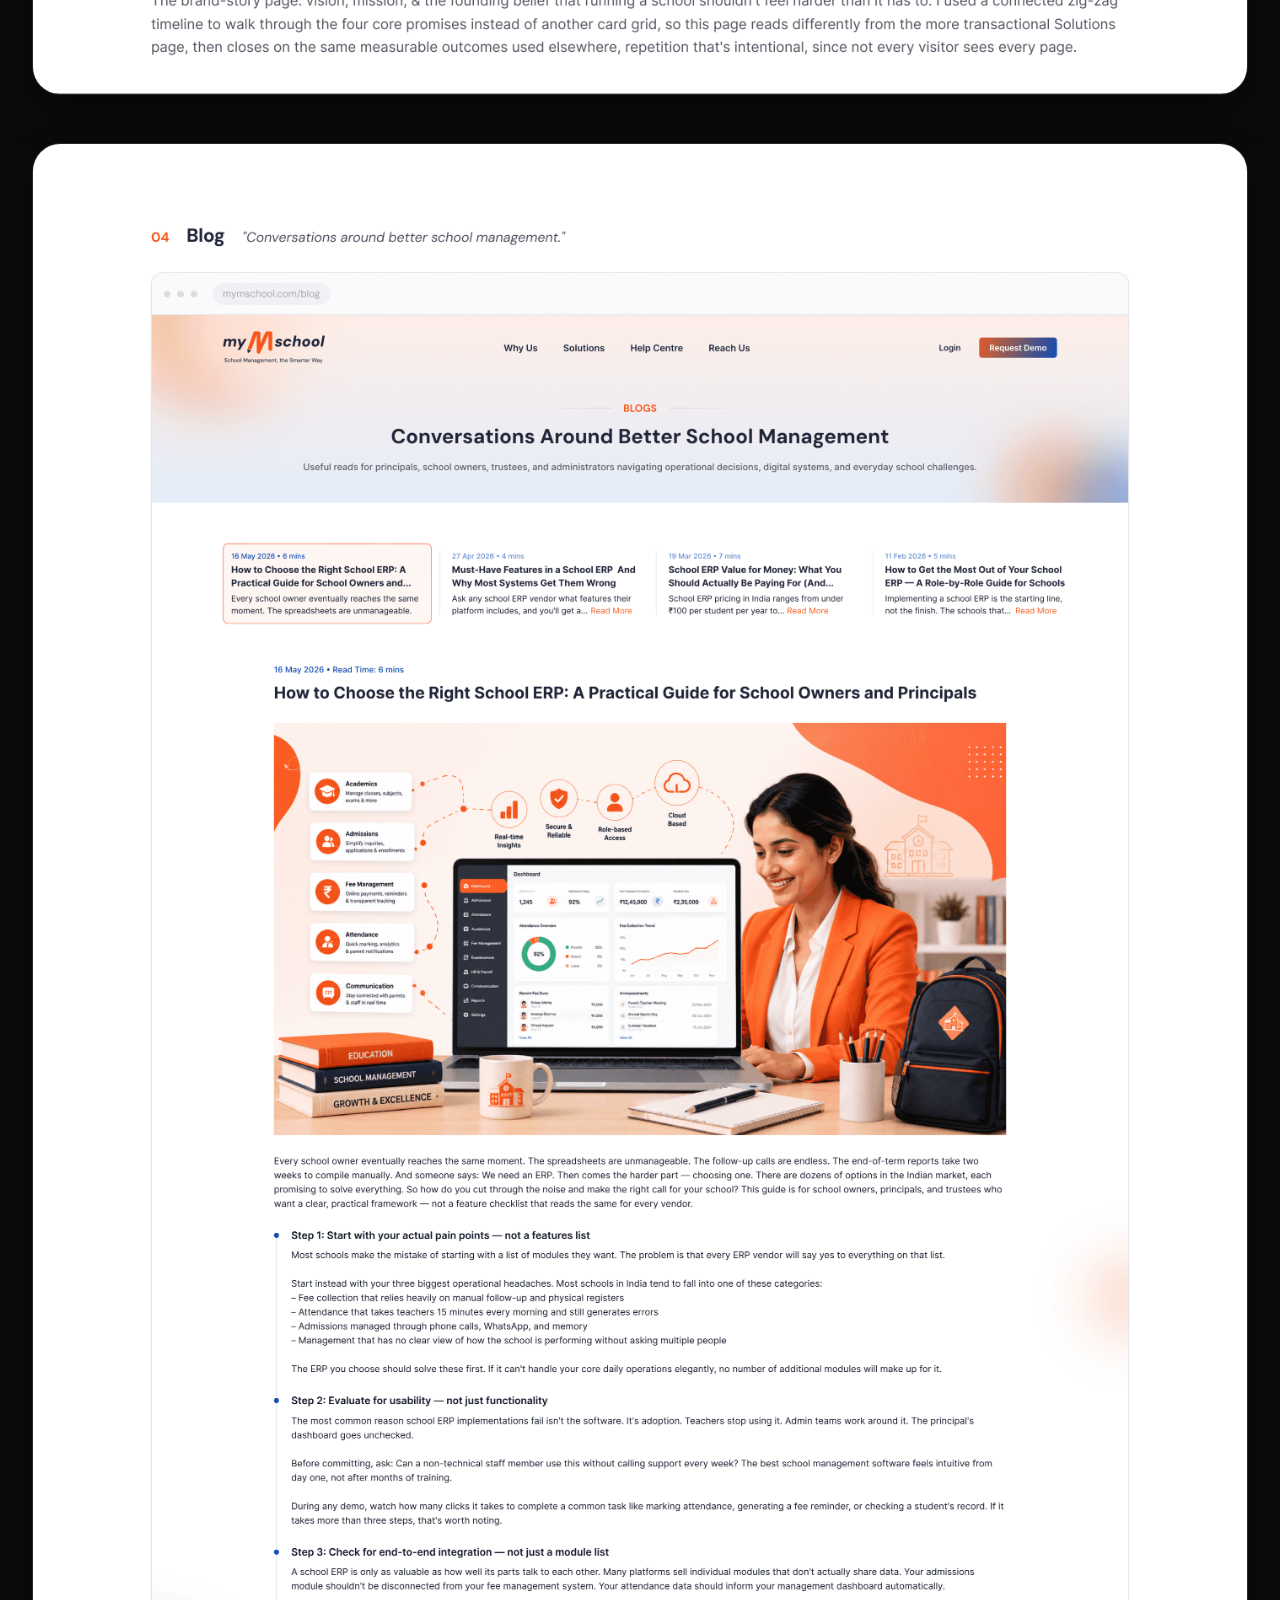
<file: works/mymschool/index.html>
<!DOCTYPE html>
<html lang="en">
<head>
  <meta charset="UTF-8">
  <meta name="viewport" content="width=device-width, initial-scale=1.0">
  <title>myMschool · Case Study · Ravi Verma</title>
  <meta name="description" content="Case study of myMschool: A comprehensive EdTech ERP platform redesign simplifying institutional workflows for administrators, teachers, and students.">
  
  <link rel="icon" type="image/png" href="../../assets/stickers/sticker1.png">
  <link rel="stylesheet" href="../../assets/css/style.css">
</head>
<body>

  <div class="bg-glow-container">
    <div class="bg-glow-1"></div>
    <div class="bg-glow-2"></div>
    <div class="bg-glow-3"></div>
  </div>

  <header class="site-header">
    <nav class="nav-pill" aria-label="Main Navigation">
      <a href="../../index.html" class="nav-logo">
        <span class="nav-logo-dot"></span>
        Ravi Verma
      </a>

      <ul class="nav-links">
        <li><a href="../../works.html" class="nav-link active">Works</a></li>
        <li><a href="../../index.html#services" class="nav-link">Services</a></li>
        <li><a href="../../about.html" class="nav-link">About</a></li>
        <li><a href="../../contact.html" class="nav-link">Contact</a></li>
      </ul>

      <a href="../../contact.html" class="nav-cta">
        <span class="nav-status-dot"></span>
        <span>Let's talk</span>
      </a>

      <button class="mobile-nav-toggle" aria-label="Toggle Navigation">
        <svg width="22" height="22" viewBox="0 0 24 24" fill="none" stroke="currentColor" stroke-width="2" stroke-linecap="round" stroke-linejoin="round">
          <line x1="3" y1="12" x2="21" y2="12"></line>
          <line x1="3" y1="6" x2="21" y2="6"></line>
          <line x1="3" y1="18" x2="21" y2="18"></line>
        </svg>
      </button>
    </nav>
  </header>

  <div class="mobile-drawer" aria-hidden="true">
    <a href="../../index.html">Home</a>
    <a href="../../works.html" class="active">Works</a>
    <a href="../../index.html#services">Services</a>
    <a href="../../about.html">About</a>
    <a href="../../contact.html">Contact</a>
  </div>

  <main>
    <article class="case-study-hero">
      <div class="container">
        
        <div class="hero-badge reveal-blur" style="margin-bottom: 24px;">
          <span>EdTech · ERP Platform</span>
        </div>

        <h1 class="case-study-title reveal-blur delay-1">myMschool</h1>
        <p class="case-study-subtitle reveal-blur delay-2">
          A scalable cloud-based school ERP platform engineered to streamline institutional governance, attendance tracking, examination logistics, and parent communication.
        </p>

        <!-- Case Study Meta Grid -->
        <div class="case-study-meta-grid reveal-blur delay-3">
          <div class="meta-block">
            <span class="meta-block-label">Role</span>
            <span class="meta-block-val">Lead UX/UI Designer</span>
          </div>

          <div class="meta-block">
            <span class="meta-block-label">Duration</span>
            <span class="meta-block-val">2 Months</span>
          </div>

          <div class="meta-block">
            <span class="meta-block-label">Industry</span>
            <span class="meta-block-val">EdTech & Cloud ERP</span>
          </div>

          <div class="meta-block">
            <span class="meta-block-label">Team & Collaborators</span>
            <span class="meta-block-val">Founder, Developers, Content</span>
          </div>
        </div>

        <!-- Banner Image -->
        <div class="case-study-hero-banner reveal-blur delay-4">
          <img src="../../assets/images/mymschool-thumb.png" alt="myMschool hero showcase">
        </div>

        <!-- Detailed Screens Presentation -->
        <div class="case-study-screens">
          <div class="case-study-screen-item reveal-blur">
            <img src="../../assets/images/mymschool/screen-1.png" alt="myMschool overview and design system" loading="lazy">
          </div>
          <div class="case-study-screen-item reveal-blur">
            <img src="../../assets/images/mymschool/screen-2.png" alt="myMschool dashboard architecture" loading="lazy">
          </div>
          <div class="case-study-screen-item reveal-blur">
            <img src="../../assets/images/mymschool/screen-3.png" alt="myMschool modules and workflows" loading="lazy">
          </div>
          <div class="case-study-screen-item reveal-blur">
            <img src="../../assets/images/mymschool/screen-4.png" alt="myMschool interface states and components" loading="lazy">
          </div>
          <div class="case-study-screen-item reveal-blur">
            <img src="../../assets/images/mymschool/screen-5.png" alt="myMschool responsive web layouts" loading="lazy">
          </div>
          <div class="case-study-screen-item reveal-blur">
            <img src="../../assets/images/mymschool/screen-6.png" alt="myMschool visual details and conclusions" loading="lazy">
          </div>
        </div>

        <!-- Case Study Pagination Nav -->
        <div class="case-study-nav">
          <a href="../cafe-19/index.html" class="case-study-nav-btn prev">
            <svg width="18" height="18" viewBox="0 0 24 24" fill="none" stroke="currentColor" stroke-width="2" stroke-linecap="round" stroke-linejoin="round">
              <line x1="19" y1="12" x2="5" y2="12"></line>
              <polyline points="12 19 5 12 12 5"></polyline>
            </svg>
            <span>Previous: Cafe 19</span>
          </a>

          <a href="../simply-admission/index.html" class="case-study-nav-btn">
            <span>Next: Simply Admission</span>
            <svg width="18" height="18" viewBox="0 0 24 24" fill="none" stroke="currentColor" stroke-width="2" stroke-linecap="round" stroke-linejoin="round">
              <line x1="5" y1="12" x2="19" y2="12"></line>
              <polyline points="12 5 19 12 12 19"></polyline>
            </svg>
          </a>
        </div>

      </div>
    </article>

    <!-- Global CTA -->
    <section class="section" style="padding-top: 0;">
      <div class="container">
        <div class="cta-box reveal-blur">
          <h2 class="cta-title">Let’s build something <span class="section-serif">great</span></h2>
          <p class="cta-desc">
            Looking to redesign your platform or launch a new product? Feel free to reach out anytime.
          </p>

          <div class="email-copy-pill" data-email="hello@raviverma.pro" role="button" tabindex="0">
            <span class="email-text">hello@raviverma.pro</span>
            <div class="copy-btn-inner" aria-hidden="true">
              <svg width="16" height="16" viewBox="0 0 24 24" fill="none" stroke="currentColor" stroke-width="2" stroke-linecap="round" stroke-linejoin="round">
                <rect x="9" y="9" width="13" height="13" rx="2" ry="2"></rect>
                <path d="M5 15H4a2 2 0 0 1-2-2V4a2 2 0 0 1 2-2h9a2 2 0 0 1 2 2v1"></path>
              </svg>
            </div>
            <div class="copy-toast">Copied to clipboard!</div>
          </div>
        </div>
      </div>
    </section>
  </main>

  <footer class="site-footer">
    <div class="container">
      <div class="footer-top">
        <div class="footer-brand">
          <h4>Ravi Verma</h4>
          <p>Product Designer & Design Strategist</p>
        </div>
        <div class="footer-links-group">
          <div class="footer-col">
            <span class="footer-col-title">Explore</span>
            <a href="../../index.html">Home</a>
            <a href="../../works.html">Works</a>
            <a href="../../about.html">About</a>
            <a href="../../contact.html">Contact</a>
          </div>
          <div class="footer-col">
            <span class="footer-col-title">Connect</span>
            <a href="mailto:hello@raviverma.pro">hello@raviverma.pro</a>
            <a href="https://www.linkedin.com/in/ravivermapro/" target="_blank" rel="noopener noreferrer">LinkedIn</a>
            <a href="https://www.behance.net/ravivermapro" target="_blank" rel="noopener noreferrer">Behance</a>
          </div>
        </div>
      </div>
      <div class="footer-bottom">
        <p>© 2026 Ravi Verma. All Rights Reserved.</p>
        <button class="back-to-top" aria-label="Scroll back to top">
          <span>Back to top</span>
          <svg width="14" height="14" viewBox="0 0 24 24" fill="none" stroke="currentColor" stroke-width="2" stroke-linecap="round" stroke-linejoin="round">
            <line x1="12" y1="19" x2="12" y2="5"></line>
            <polyline points="5 12 12 5 19 12"></polyline>
          </svg>
        </button>
      </div>
    </div>
  </footer>

  <script src="../../assets/js/main.js"></script>
</body>
</html>
</file>
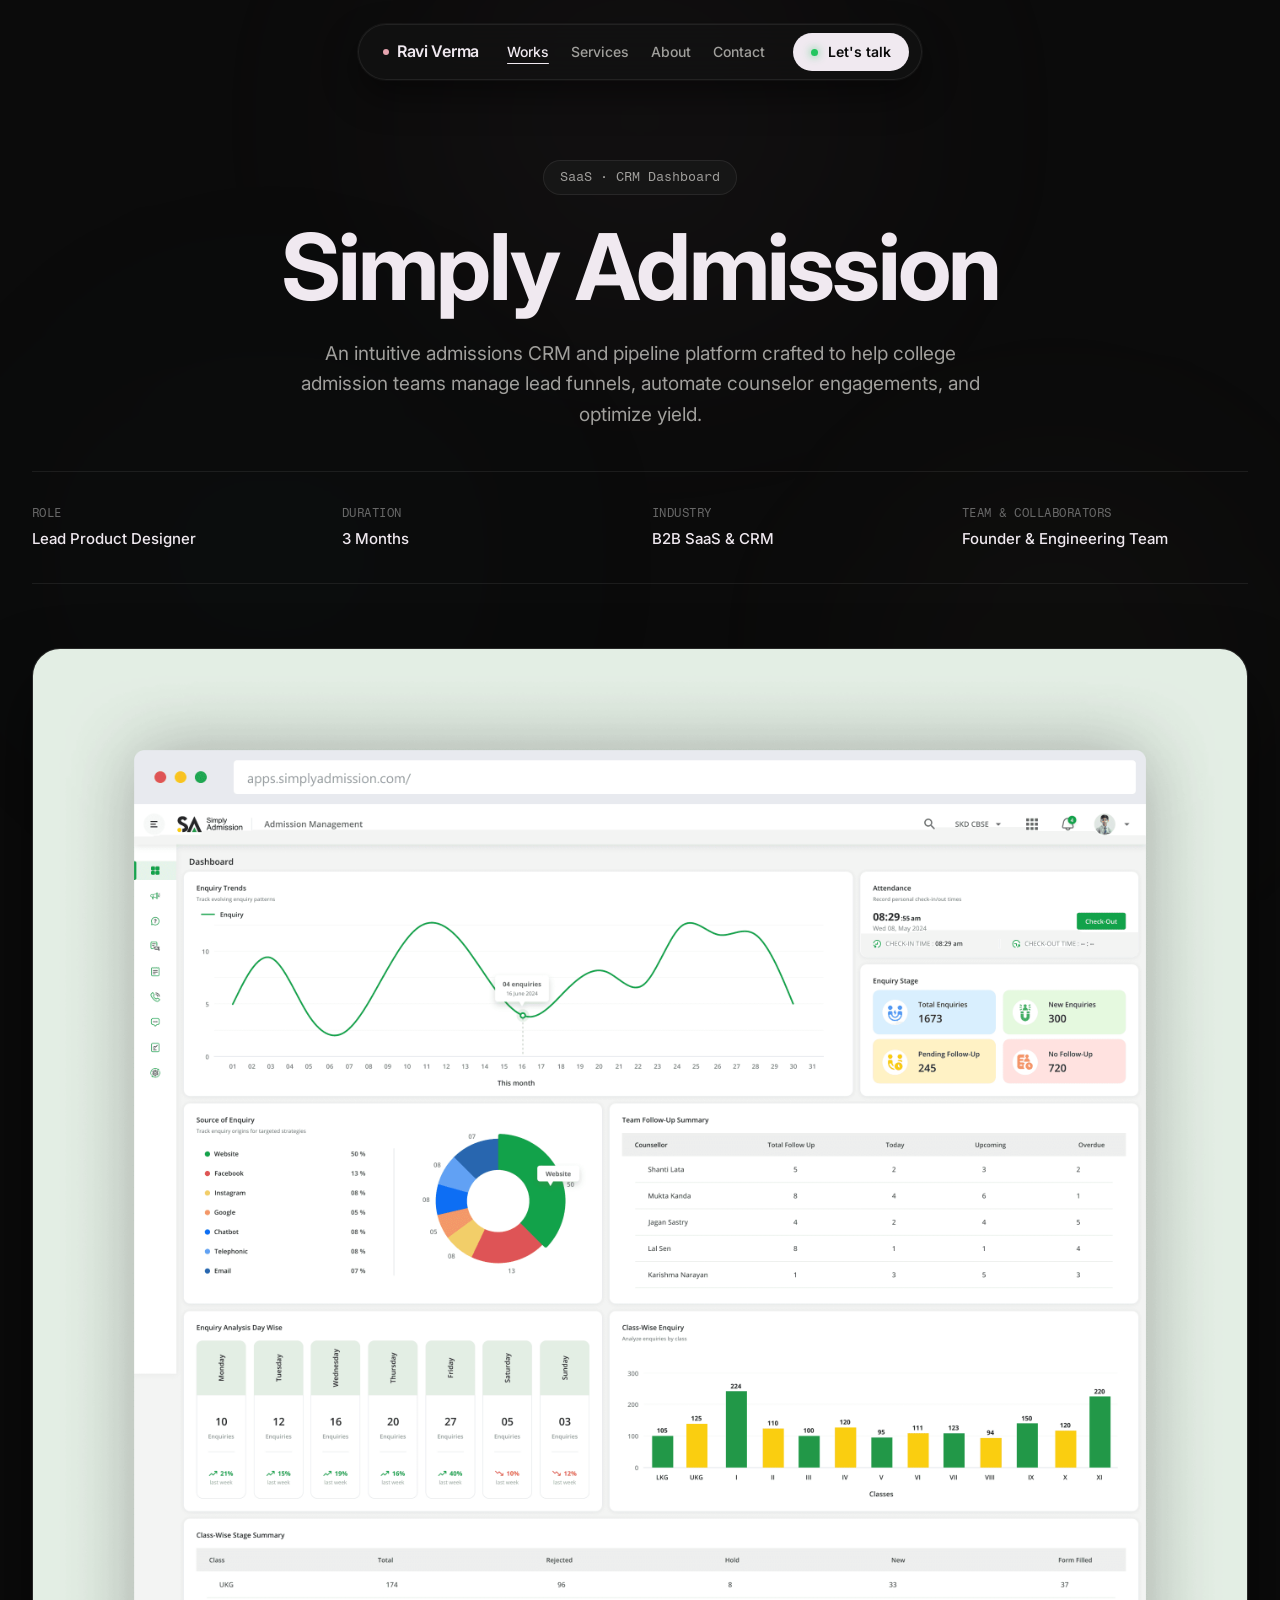
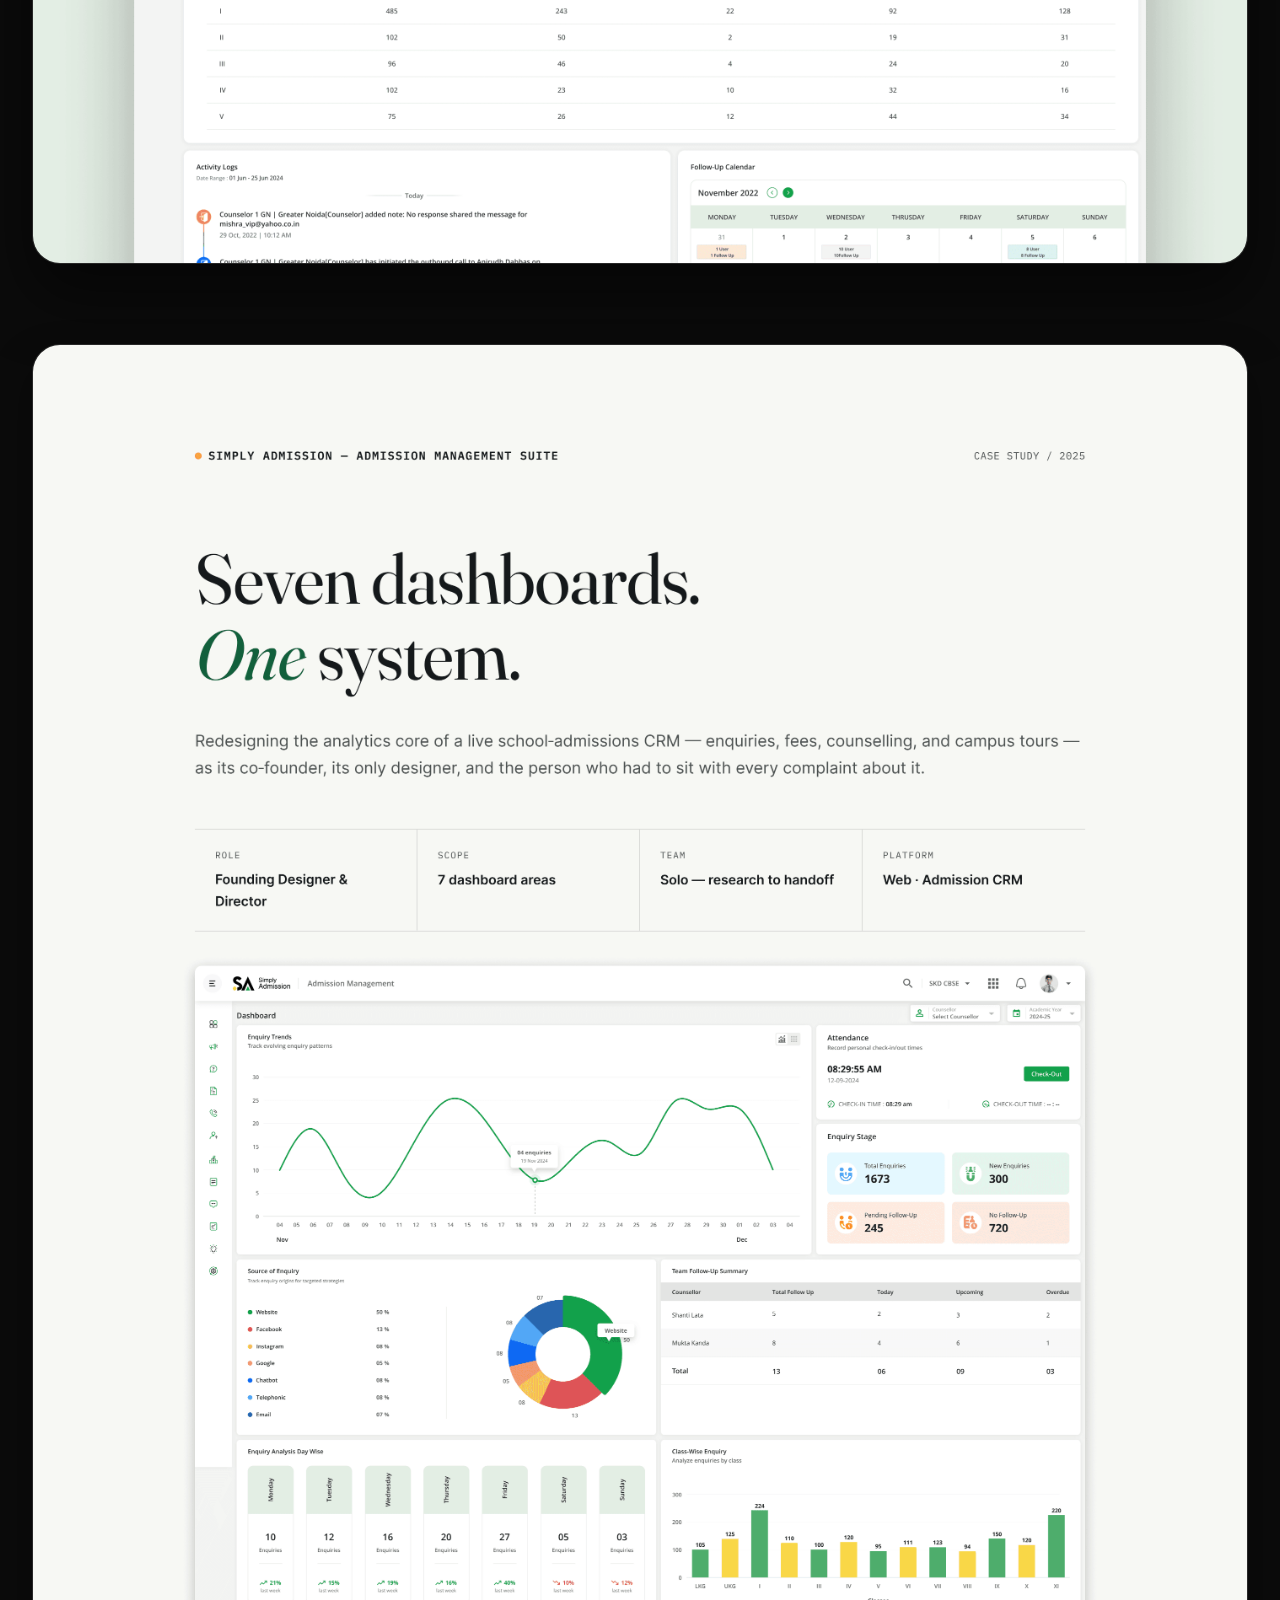
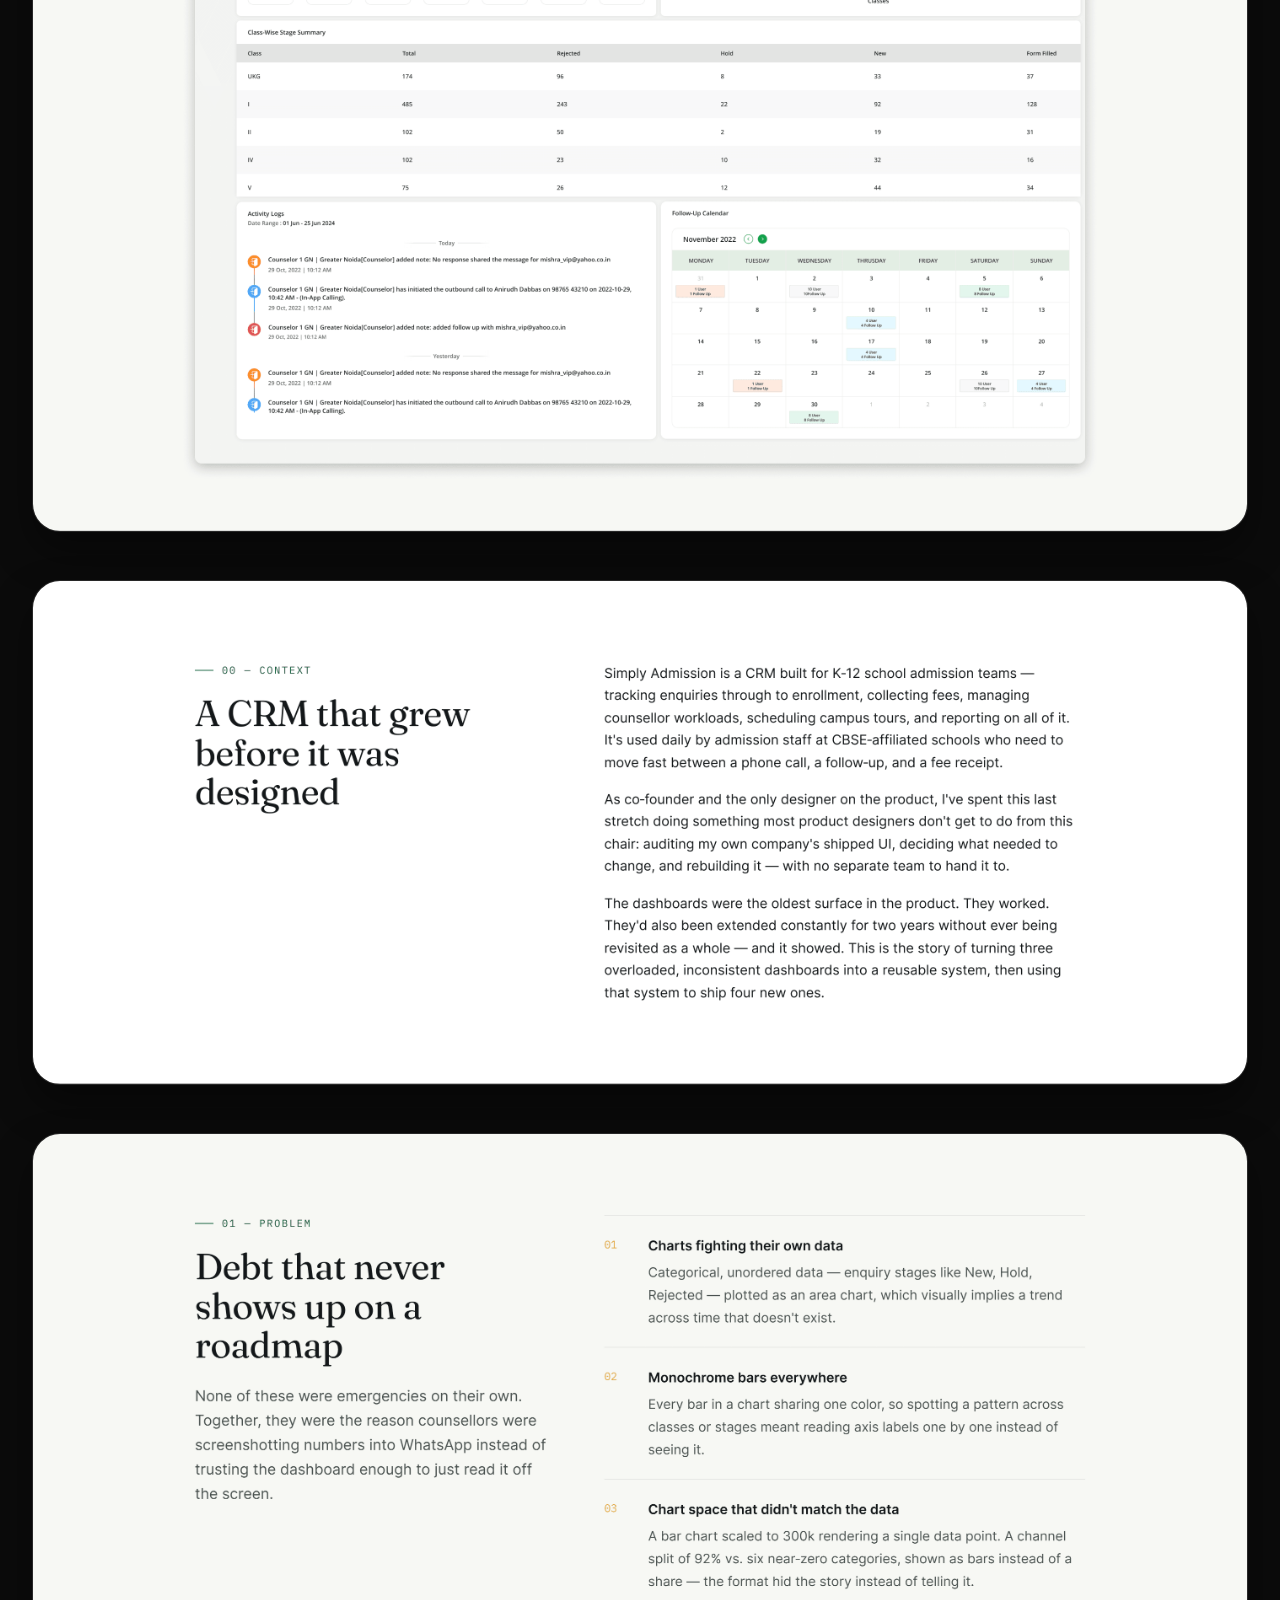
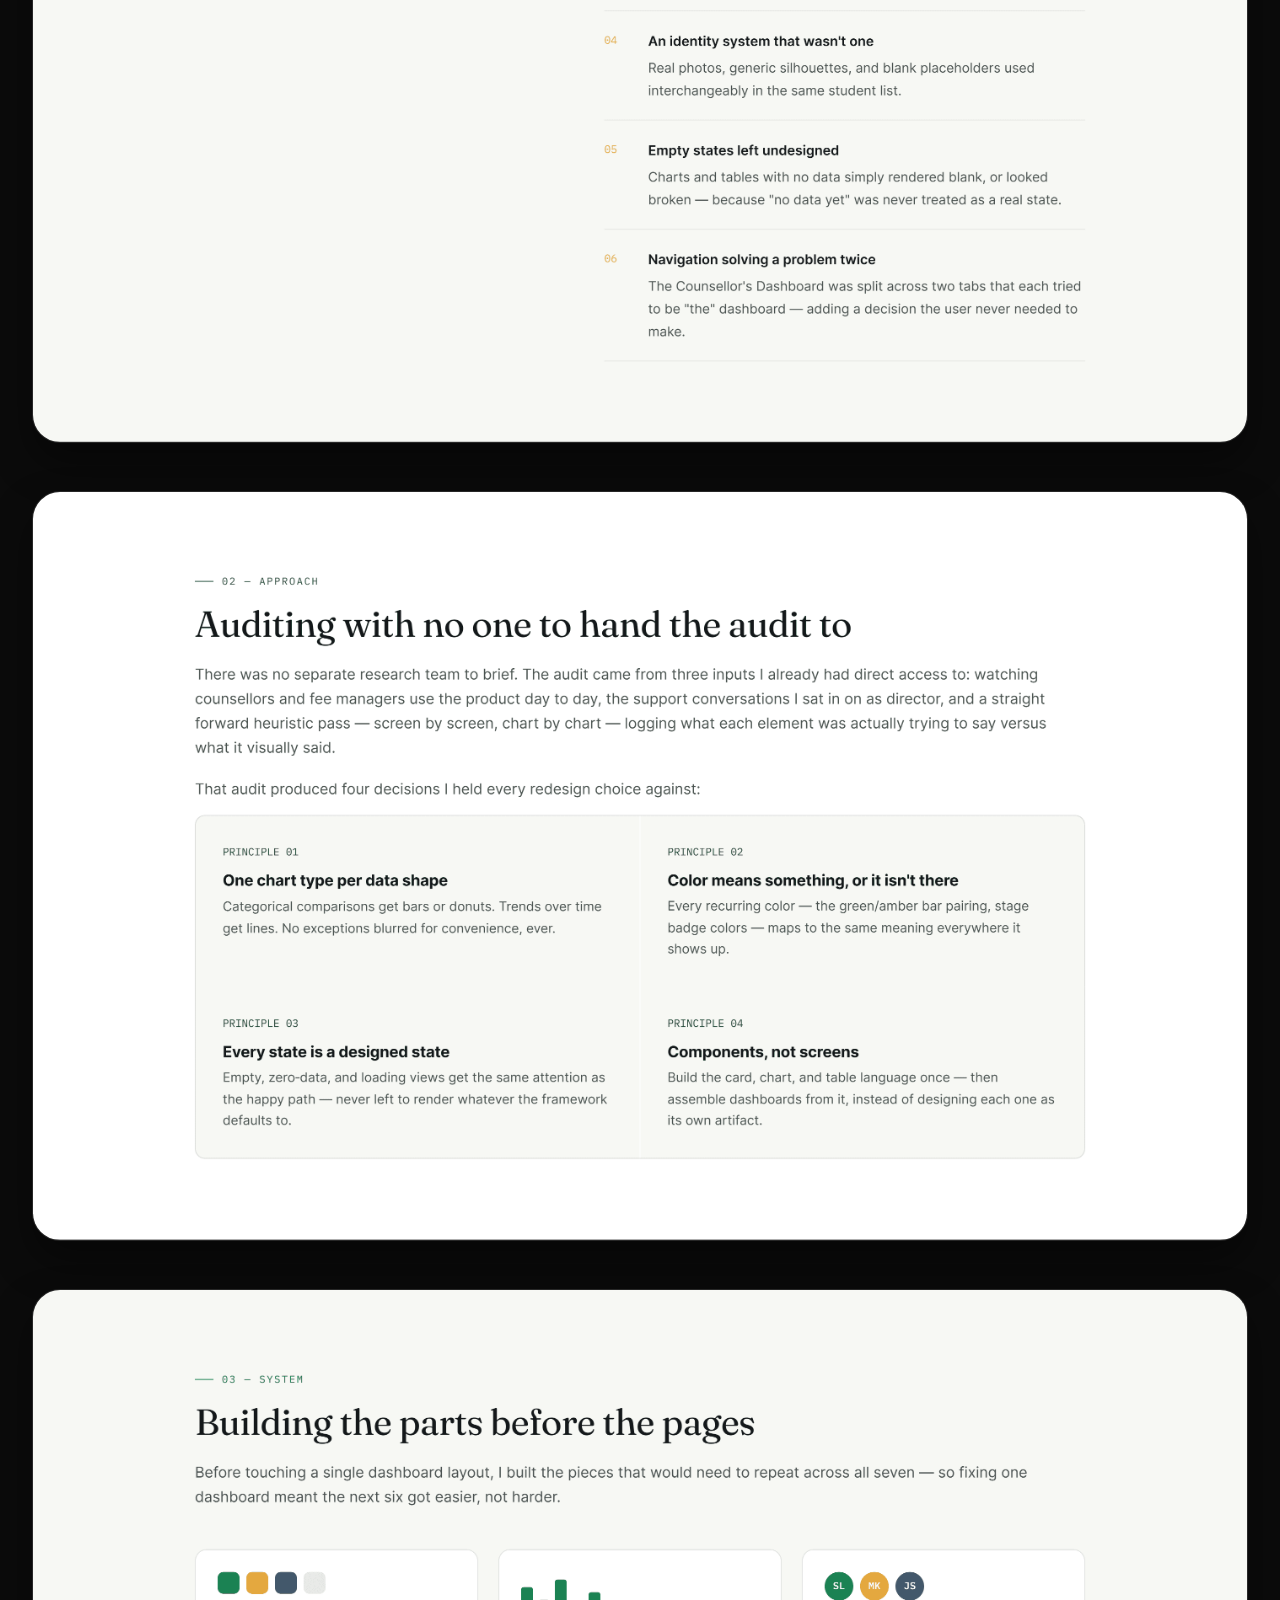
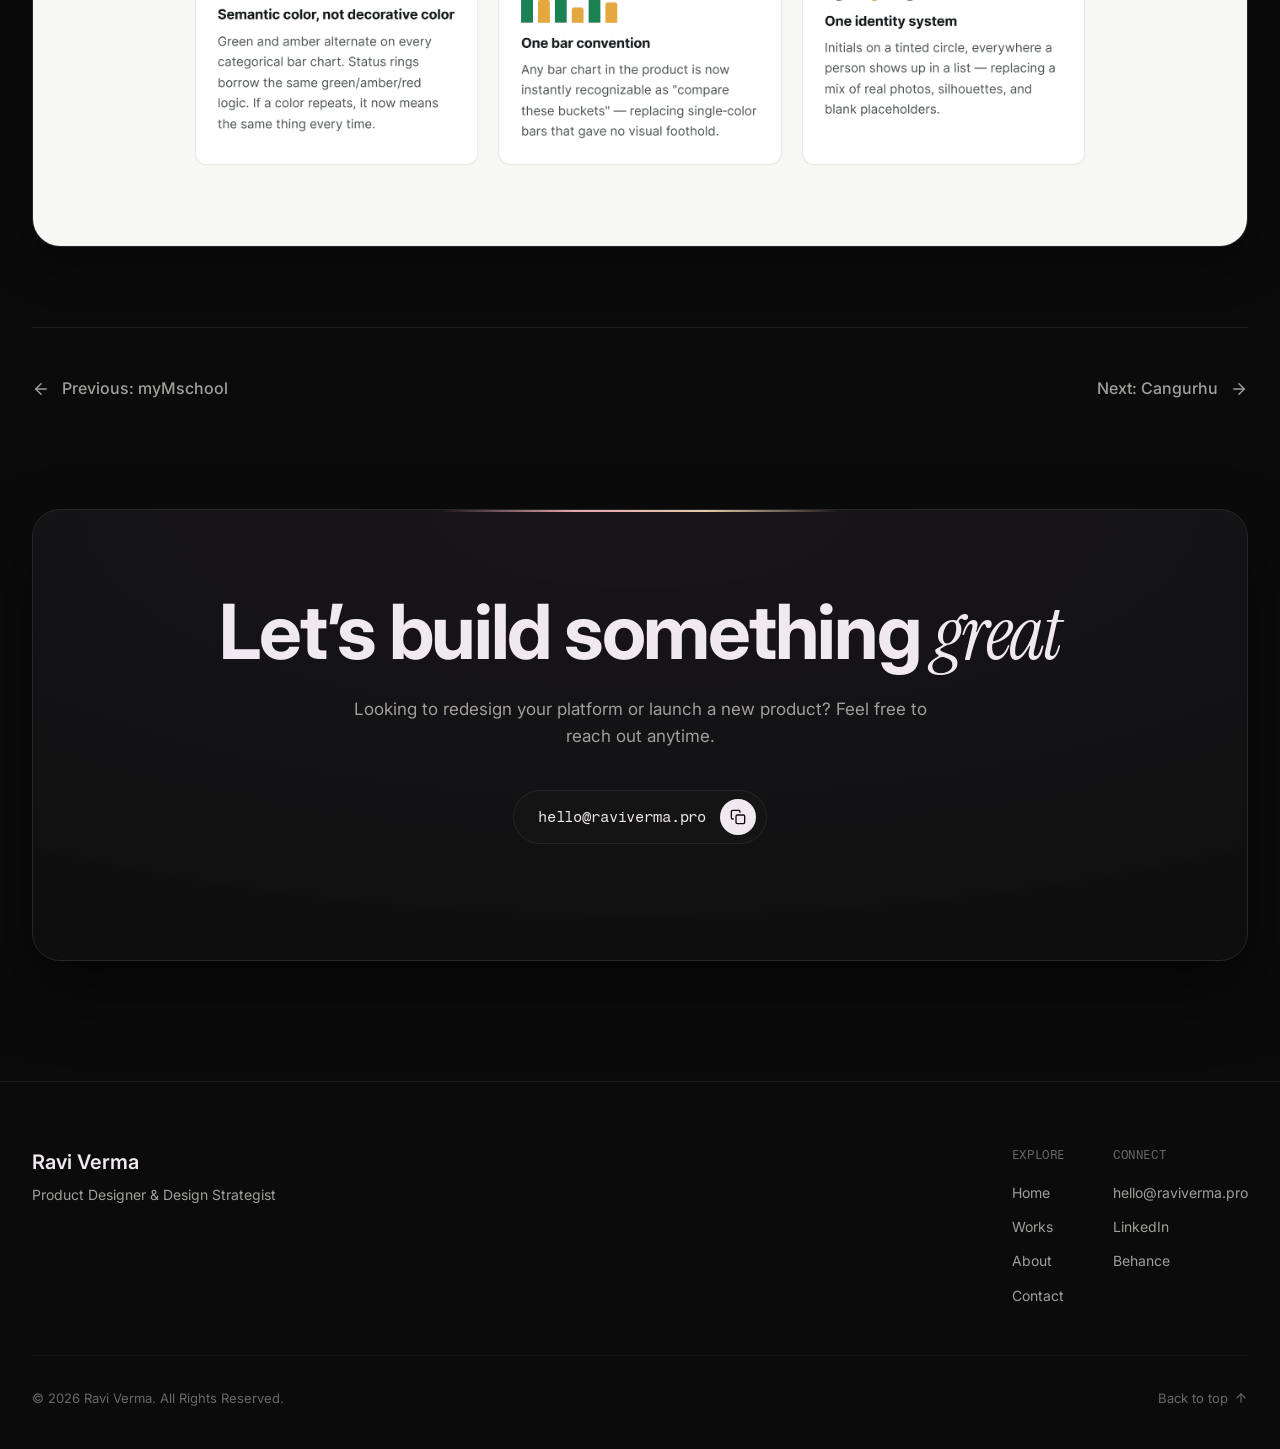
<file: works/simply-admission/index.html>
<!DOCTYPE html>
<html lang="en">
<head>
  <meta charset="UTF-8">
  <meta name="viewport" content="width=device-width, initial-scale=1.0">
  <title>Simply Admission · Case Study · Ravi Verma</title>
  <meta name="description" content="Case study of Simply Admission: A high-converting SaaS CRM platform empowering higher education institutions with real-time conversion insights.">
  
  <link rel="icon" type="image/png" href="../../assets/stickers/sticker1.png">
  <link rel="stylesheet" href="../../assets/css/style.css">
</head>
<body>

  <div class="bg-glow-container">
    <div class="bg-glow-1"></div>
    <div class="bg-glow-2"></div>
    <div class="bg-glow-3"></div>
  </div>

  <header class="site-header">
    <nav class="nav-pill" aria-label="Main Navigation">
      <a href="../../index.html" class="nav-logo">
        <span class="nav-logo-dot"></span>
        Ravi Verma
      </a>

      <ul class="nav-links">
        <li><a href="../../works.html" class="nav-link active">Works</a></li>
        <li><a href="../../index.html#services" class="nav-link">Services</a></li>
        <li><a href="../../about.html" class="nav-link">About</a></li>
        <li><a href="../../contact.html" class="nav-link">Contact</a></li>
      </ul>

      <a href="../../contact.html" class="nav-cta">
        <span class="nav-status-dot"></span>
        <span>Let's talk</span>
      </a>

      <button class="mobile-nav-toggle" aria-label="Toggle Navigation">
        <svg width="22" height="22" viewBox="0 0 24 24" fill="none" stroke="currentColor" stroke-width="2" stroke-linecap="round" stroke-linejoin="round">
          <line x1="3" y1="12" x2="21" y2="12"></line>
          <line x1="3" y1="6" x2="21" y2="6"></line>
          <line x1="3" y1="18" x2="21" y2="18"></line>
        </svg>
      </button>
    </nav>
  </header>

  <div class="mobile-drawer" aria-hidden="true">
    <a href="../../index.html">Home</a>
    <a href="../../works.html" class="active">Works</a>
    <a href="../../index.html#services">Services</a>
    <a href="../../about.html">About</a>
    <a href="../../contact.html">Contact</a>
  </div>

  <main>
    <article class="case-study-hero">
      <div class="container">
        
        <div class="hero-badge reveal-blur" style="margin-bottom: 24px;">
          <span>SaaS · CRM Dashboard</span>
        </div>

        <h1 class="case-study-title reveal-blur delay-1">Simply Admission</h1>
        <p class="case-study-subtitle reveal-blur delay-2">
          An intuitive admissions CRM and pipeline platform crafted to help college admission teams manage lead funnels, automate counselor engagements, and optimize yield.
        </p>

        <!-- Case Study Meta Grid -->
        <div class="case-study-meta-grid reveal-blur delay-3">
          <div class="meta-block">
            <span class="meta-block-label">Role</span>
            <span class="meta-block-val">Lead Product Designer</span>
          </div>

          <div class="meta-block">
            <span class="meta-block-label">Duration</span>
            <span class="meta-block-val">3 Months</span>
          </div>

          <div class="meta-block">
            <span class="meta-block-label">Industry</span>
            <span class="meta-block-val">B2B SaaS & CRM</span>
          </div>

          <div class="meta-block">
            <span class="meta-block-label">Team & Collaborators</span>
            <span class="meta-block-val">Founder & Engineering Team</span>
          </div>
        </div>

        <!-- Banner Image -->
        <div class="case-study-hero-banner reveal-blur delay-4">
          <img src="../../assets/images/simply-admission-thumb.png" alt="Simply Admission hero showcase">
        </div>

        <!-- Detailed Screens Presentation -->
        <div class="case-study-screens">
          <div class="case-study-screen-item reveal-blur">
            <img src="../../assets/images/simply-admission/screen-1.png" alt="Simply Admission CRM overview" loading="lazy">
          </div>
          <div class="case-study-screen-item reveal-blur">
            <img src="../../assets/images/simply-admission/screen-2.png" alt="Simply Admission pipeline analytics" loading="lazy">
          </div>
          <div class="case-study-screen-item reveal-blur">
            <img src="../../assets/images/simply-admission/screen-3.png" alt="Simply Admission lead tracking" loading="lazy">
          </div>
          <div class="case-study-screen-item reveal-blur">
            <img src="../../assets/images/simply-admission/screen-4.png" alt="Simply Admission counselor management" loading="lazy">
          </div>
          <div class="case-study-screen-item reveal-blur">
            <img src="../../assets/images/simply-admission/screen-5.png" alt="Simply Admission UI system" loading="lazy">
          </div>
        </div>

        <!-- Case Study Pagination Nav -->
        <div class="case-study-nav">
          <a href="../mymschool/index.html" class="case-study-nav-btn prev">
            <svg width="18" height="18" viewBox="0 0 24 24" fill="none" stroke="currentColor" stroke-width="2" stroke-linecap="round" stroke-linejoin="round">
              <line x1="19" y1="12" x2="5" y2="12"></line>
              <polyline points="12 19 5 12 12 5"></polyline>
            </svg>
            <span>Previous: myMschool</span>
          </a>

          <a href="../cangurhu/index.html" class="case-study-nav-btn">
            <span>Next: Cangurhu</span>
            <svg width="18" height="18" viewBox="0 0 24 24" fill="none" stroke="currentColor" stroke-width="2" stroke-linecap="round" stroke-linejoin="round">
              <line x1="5" y1="12" x2="19" y2="12"></line>
              <polyline points="12 5 19 12 12 19"></polyline>
            </svg>
          </a>
        </div>

      </div>
    </article>

    <!-- Global CTA -->
    <section class="section" style="padding-top: 0;">
      <div class="container">
        <div class="cta-box reveal-blur">
          <h2 class="cta-title">Let’s build something <span class="section-serif">great</span></h2>
          <p class="cta-desc">
            Looking to redesign your platform or launch a new product? Feel free to reach out anytime.
          </p>

          <div class="email-copy-pill" data-email="hello@raviverma.pro" role="button" tabindex="0">
            <span class="email-text">hello@raviverma.pro</span>
            <div class="copy-btn-inner" aria-hidden="true">
              <svg width="16" height="16" viewBox="0 0 24 24" fill="none" stroke="currentColor" stroke-width="2" stroke-linecap="round" stroke-linejoin="round">
                <rect x="9" y="9" width="13" height="13" rx="2" ry="2"></rect>
                <path d="M5 15H4a2 2 0 0 1-2-2V4a2 2 0 0 1 2-2h9a2 2 0 0 1 2 2v1"></path>
              </svg>
            </div>
            <div class="copy-toast">Copied to clipboard!</div>
          </div>
        </div>
      </div>
    </section>
  </main>

  <footer class="site-footer">
    <div class="container">
      <div class="footer-top">
        <div class="footer-brand">
          <h4>Ravi Verma</h4>
          <p>Product Designer & Design Strategist</p>
        </div>
        <div class="footer-links-group">
          <div class="footer-col">
            <span class="footer-col-title">Explore</span>
            <a href="../../index.html">Home</a>
            <a href="../../works.html">Works</a>
            <a href="../../about.html">About</a>
            <a href="../../contact.html">Contact</a>
          </div>
          <div class="footer-col">
            <span class="footer-col-title">Connect</span>
            <a href="mailto:hello@raviverma.pro">hello@raviverma.pro</a>
            <a href="https://www.linkedin.com/in/ravivermapro/" target="_blank" rel="noopener noreferrer">LinkedIn</a>
            <a href="https://www.behance.net/ravivermapro" target="_blank" rel="noopener noreferrer">Behance</a>
          </div>
        </div>
      </div>
      <div class="footer-bottom">
        <p>© 2026 Ravi Verma. All Rights Reserved.</p>
        <button class="back-to-top" aria-label="Scroll back to top">
          <span>Back to top</span>
          <svg width="14" height="14" viewBox="0 0 24 24" fill="none" stroke="currentColor" stroke-width="2" stroke-linecap="round" stroke-linejoin="round">
            <line x1="12" y1="19" x2="12" y2="5"></line>
            <polyline points="5 12 12 5 19 12"></polyline>
          </svg>
        </button>
      </div>
    </div>
  </footer>

  <script src="../../assets/js/main.js"></script>
</body>
</html>
</file>
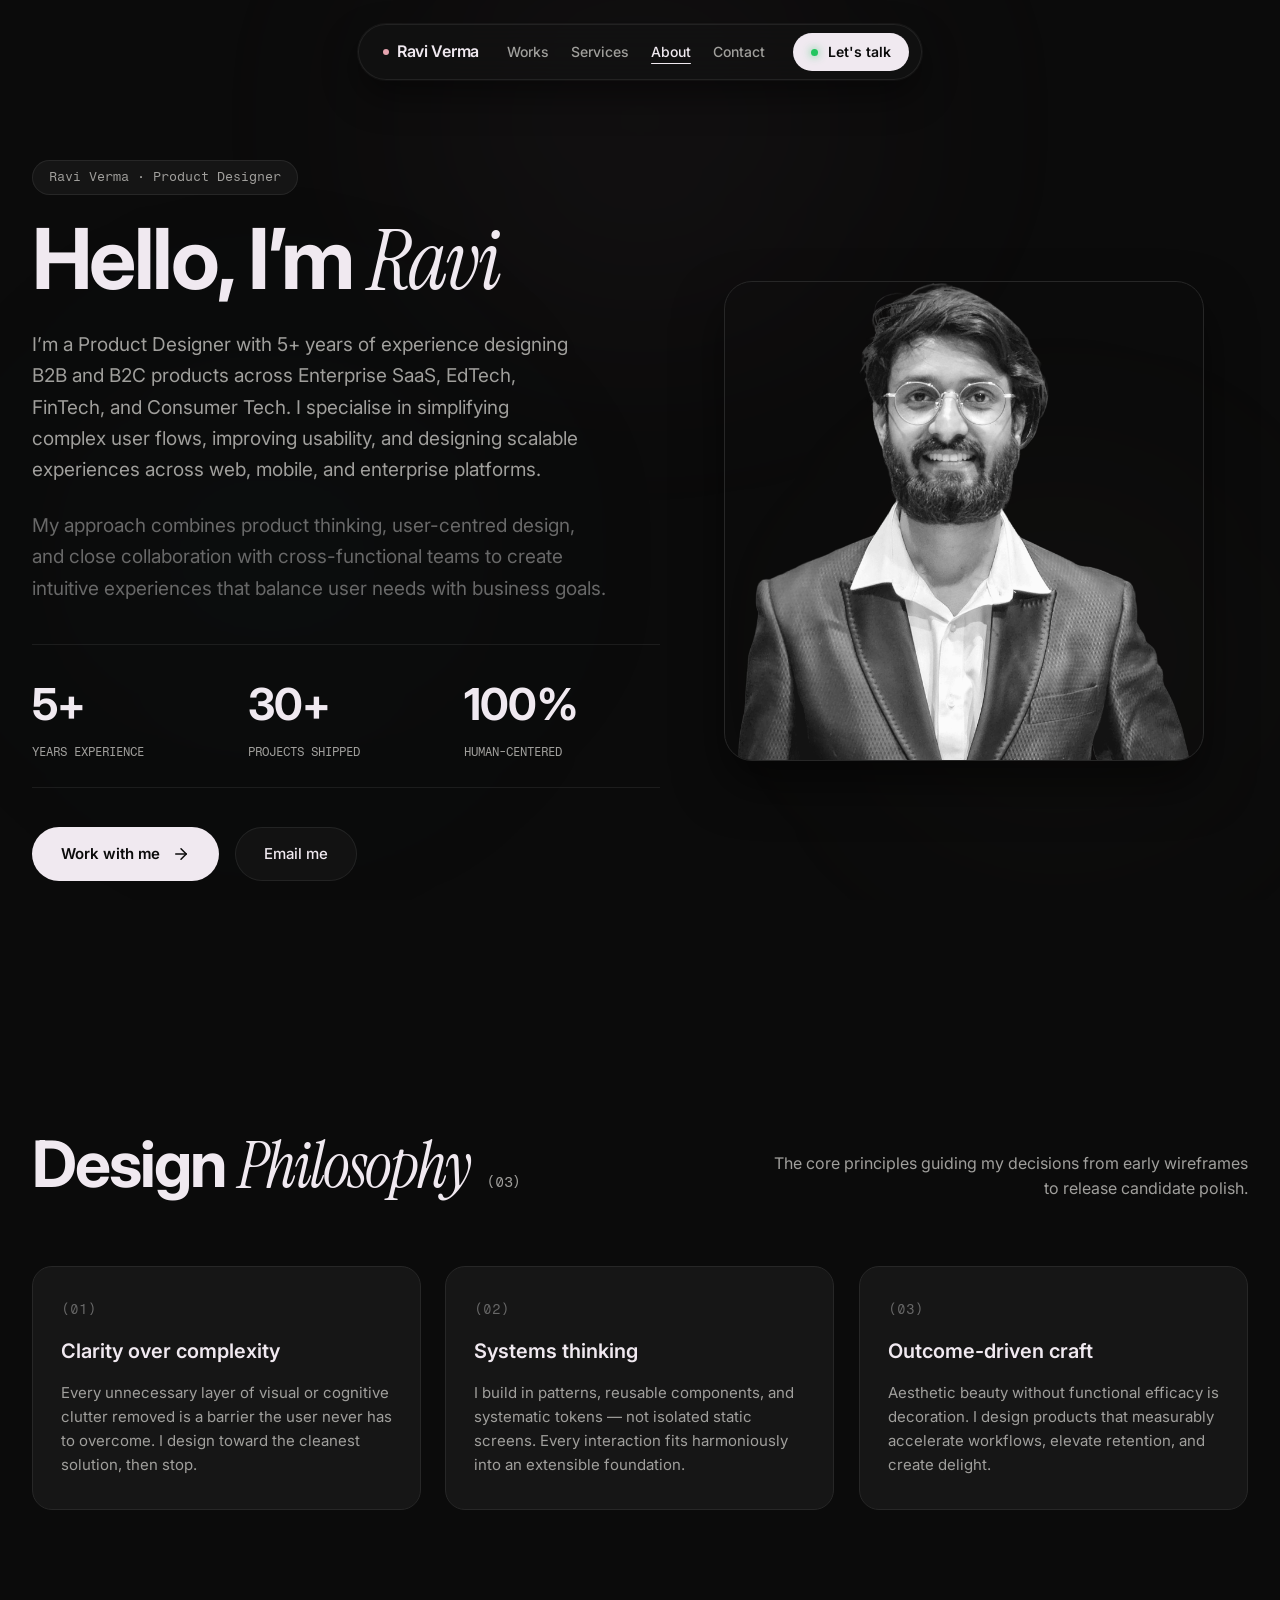
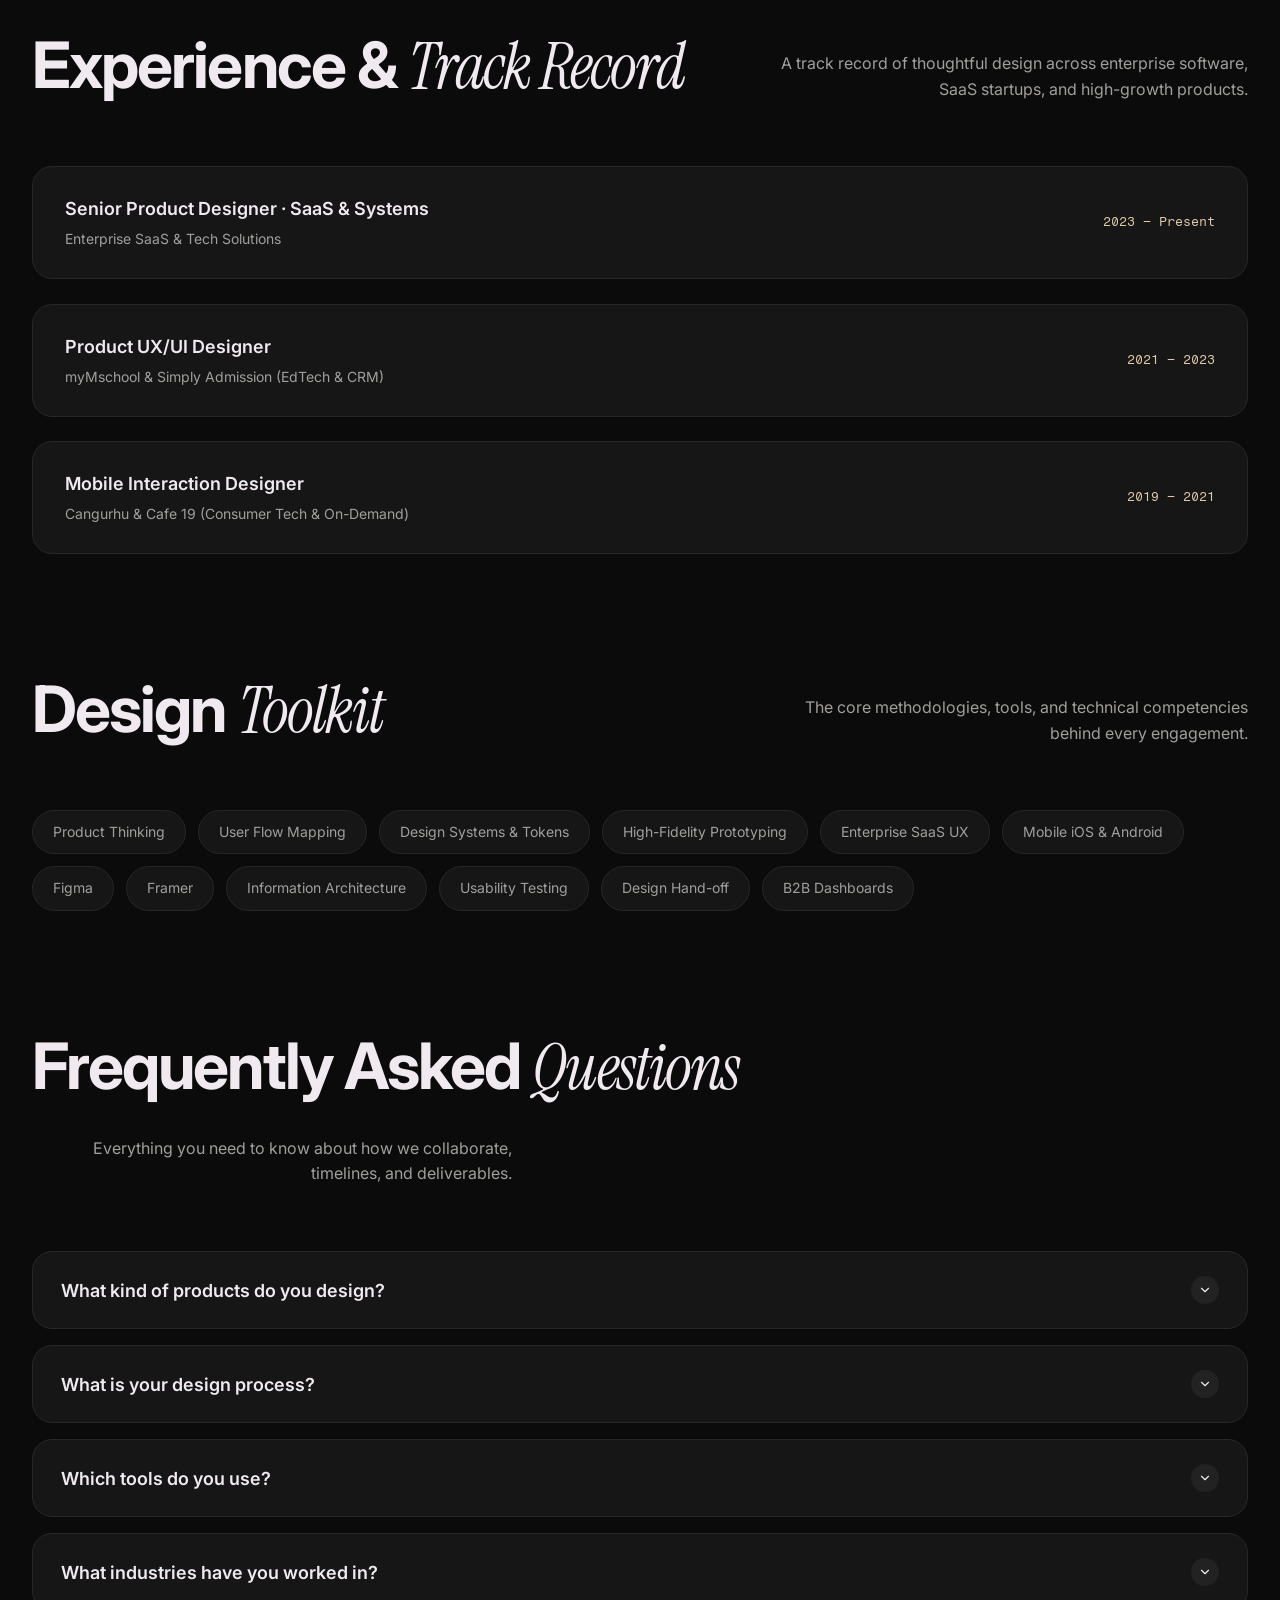
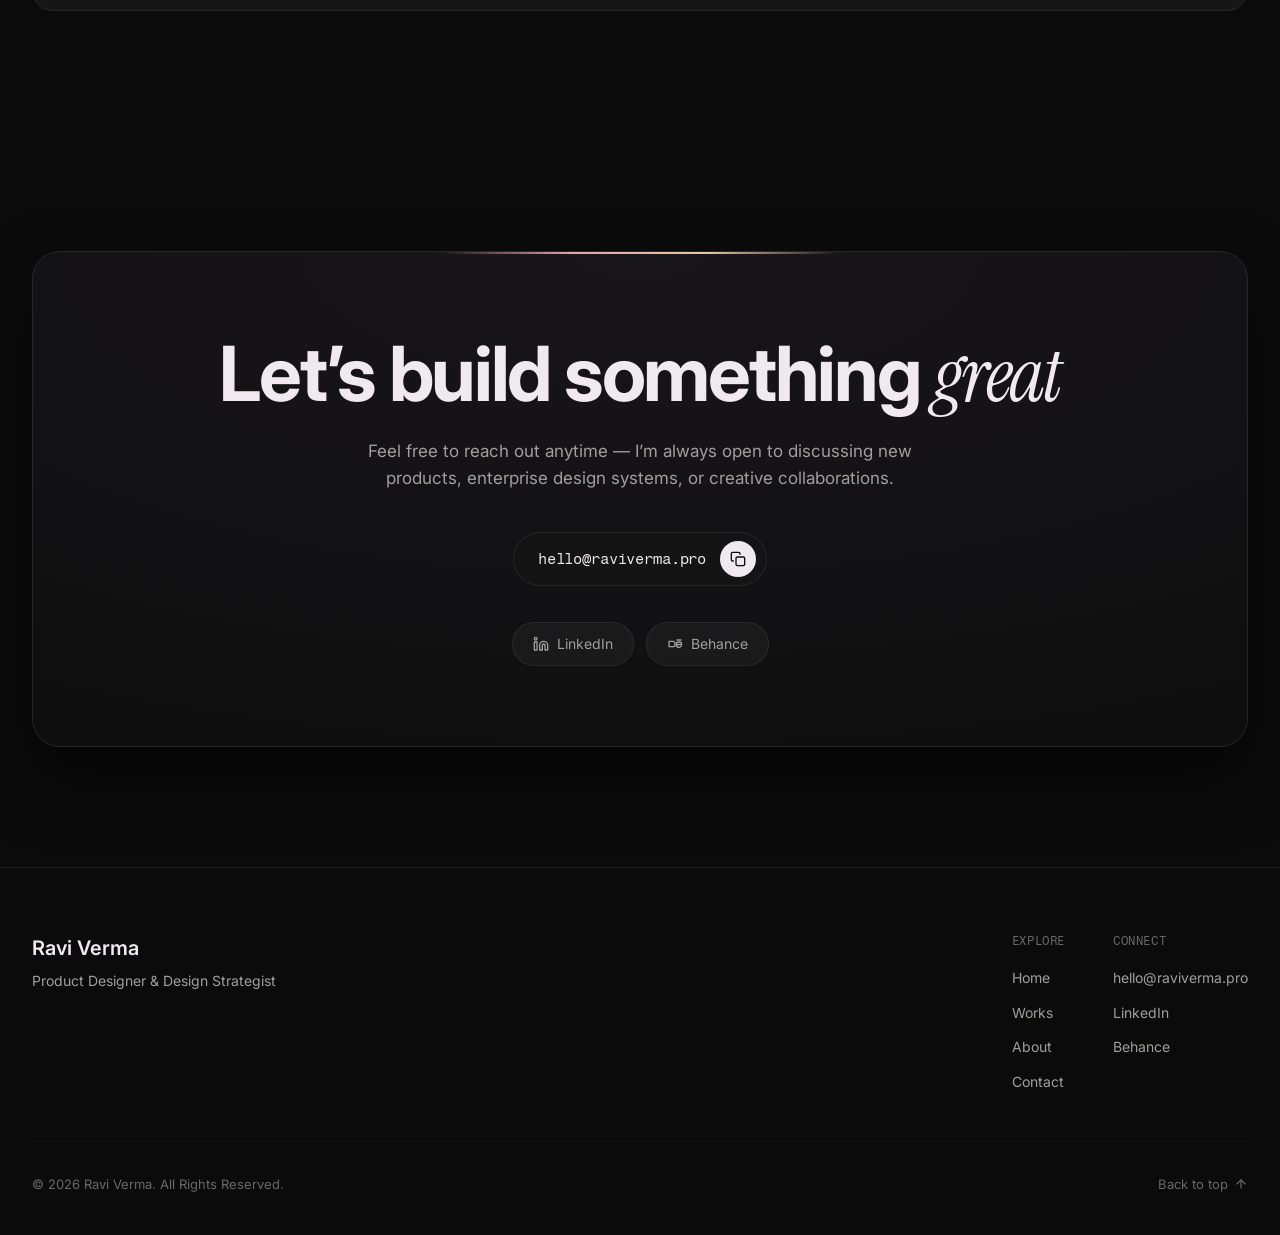
<file: about.html>
<!DOCTYPE html>
<html lang="en">
<head>
  <meta charset="UTF-8">
  <meta name="viewport" content="width=device-width, initial-scale=1.0">
  <title>About · Ravi Verma · Product Designer</title>
  <meta name="description" content="Learn more about Ravi Verma, Product Designer with 5+ years of experience in Enterprise SaaS, EdTech, FinTech, and Consumer Tech.">
  
  <link rel="icon" type="image/png" href="./assets/stickers/sticker1.png">
  <link rel="stylesheet" href="./assets/css/style.css">
</head>
<body>

  <div class="bg-glow-container">
    <div class="bg-glow-1"></div>
    <div class="bg-glow-2"></div>
    <div class="bg-glow-3"></div>
  </div>

  <header class="site-header">
    <nav class="nav-pill" aria-label="Main Navigation">
      <a href="./index.html" class="nav-logo">
        <span class="nav-logo-dot"></span>
        Ravi Verma
      </a>

      <ul class="nav-links">
        <li><a href="./works.html" class="nav-link">Works</a></li>
        <li><a href="./index.html#services" class="nav-link">Services</a></li>
        <li><a href="./about.html" class="nav-link active">About</a></li>
        <li><a href="./contact.html" class="nav-link">Contact</a></li>
      </ul>

      <a href="./contact.html" class="nav-cta">
        <span class="nav-status-dot"></span>
        <span>Let's talk</span>
      </a>

      <button class="mobile-nav-toggle" aria-label="Toggle Navigation">
        <svg width="22" height="22" viewBox="0 0 24 24" fill="none" stroke="currentColor" stroke-width="2" stroke-linecap="round" stroke-linejoin="round">
          <line x1="3" y1="12" x2="21" y2="12"></line>
          <line x1="3" y1="6" x2="21" y2="6"></line>
          <line x1="3" y1="18" x2="21" y2="18"></line>
        </svg>
      </button>
    </nav>
  </header>

  <div class="mobile-drawer" aria-hidden="true">
    <a href="./index.html">Home</a>
    <a href="./works.html">Works</a>
    <a href="./index.html#services">Services</a>
    <a href="./about.html" class="active">About</a>
    <a href="./contact.html">Contact</a>
  </div>

  <main>
    <section class="page-hero">
      <div class="container">
        
        <div class="about-hero-grid">
          <div class="about-hero-content" style="text-align: left;">
            <div class="hero-badge reveal-blur" style="margin-bottom: 20px;">
              <span>Ravi Verma · Product Designer</span>
            </div>
            <h1 class="page-title reveal-blur delay-1" style="text-align: left; margin-bottom: 24px;">
              Hello, I’m <span class="section-serif">Ravi</span>
            </h1>
            <p class="hero-bio reveal-blur delay-2" style="margin: 0 0 24px 0; text-align: left;">
              I’m a Product Designer with 5+ years of experience designing B2B and B2C products across Enterprise SaaS, EdTech, FinTech, and Consumer Tech. I specialise in simplifying complex user flows, improving usability, and designing scalable experiences across web, mobile, and enterprise platforms.
            </p>
            <p class="hero-bio reveal-blur delay-3" style="margin: 0; text-align: left; color: var(--text-tertiary);">
              My approach combines product thinking, user-centred design, and close collaboration with cross-functional teams to create intuitive experiences that balance user needs with business goals.
            </p>

            <div class="about-stats reveal-blur delay-4">
              <div class="stat-item">
                <h3>5+</h3>
                <p>Years Experience</p>
              </div>
              <div class="stat-item">
                <h3>30+</h3>
                <p>Projects Shipped</p>
              </div>
              <div class="stat-item">
                <h3>100%</h3>
                <p>Human-Centered</p>
              </div>
            </div>

            <div class="hero-actions reveal-blur delay-5" style="justify-content: flex-start;">
              <a href="./contact.html" class="btn-primary">
                <span>Work with me</span>
                <svg width="18" height="18" viewBox="0 0 24 24" fill="none" stroke="currentColor" stroke-width="2" stroke-linecap="round" stroke-linejoin="round">
                  <line x1="5" y1="12" x2="19" y2="12"></line>
                  <polyline points="12 5 19 12 12 19"></polyline>
                </svg>
              </a>
              <a href="mailto:hello@raviverma.pro" class="btn-secondary">
                <span>Email me</span>
              </a>
            </div>
          </div>

          <div class="about-portrait-wrap reveal-blur delay-2">
            <img src="./assets/images/portrait.png" alt="Ravi Verma Portrait Photo">
          </div>
        </div>

      </div>
    </section>

    <!-- DESIGN PHILOSOPHY -->
    <section class="section">
      <div class="container">
        <div class="section-header">
          <div class="section-title-wrap">
            <h2 class="section-title">Design <span class="section-serif">Philosophy</span></h2>
            <span class="section-counter">(03)</span>
          </div>
          <p class="section-desc">
            The core principles guiding my decisions from early wireframes to release candidate polish.
          </p>
        </div>

        <div class="philosophy-grid">
          <div class="philosophy-card reveal-blur">
            <span class="service-num">(01)</span>
            <h3>Clarity over complexity</h3>
            <p>Every unnecessary layer of visual or cognitive clutter removed is a barrier the user never has to overcome. I design toward the cleanest solution, then stop.</p>
          </div>

          <div class="philosophy-card reveal-blur delay-1">
            <span class="service-num">(02)</span>
            <h3>Systems thinking</h3>
            <p>I build in patterns, reusable components, and systematic tokens — not isolated static screens. Every interaction fits harmoniously into an extensible foundation.</p>
          </div>

          <div class="philosophy-card reveal-blur delay-2">
            <span class="service-num">(03)</span>
            <h3>Outcome-driven craft</h3>
            <p>Aesthetic beauty without functional efficacy is decoration. I design products that measurably accelerate workflows, elevate retention, and create delight.</p>
          </div>
        </div>
      </div>
    </section>

    <!-- EXPERIENCE TIMELINE -->
    <section class="section" style="padding-top: 0;">
      <div class="container">
        <div class="section-header">
          <div class="section-title-wrap">
            <h2 class="section-title">Experience & <span class="section-serif">Track Record</span></h2>
          </div>
          <p class="section-desc">
            A track record of thoughtful design across enterprise software, SaaS startups, and high-growth products.
          </p>
        </div>

        <div class="experience-list">
          <div class="experience-card reveal-blur">
            <div>
              <div class="exp-role">Senior Product Designer · SaaS & Systems</div>
              <div class="exp-company">Enterprise SaaS & Tech Solutions</div>
            </div>
            <div class="exp-period">2023 – Present</div>
          </div>

          <div class="experience-card reveal-blur delay-1">
            <div>
              <div class="exp-role">Product UX/UI Designer</div>
              <div class="exp-company">myMschool & Simply Admission (EdTech & CRM)</div>
            </div>
            <div class="exp-period">2021 – 2023</div>
          </div>

          <div class="experience-card reveal-blur delay-2">
            <div>
              <div class="exp-role">Mobile Interaction Designer</div>
              <div class="exp-company">Cangurhu & Cafe 19 (Consumer Tech & On-Demand)</div>
            </div>
            <div class="exp-period">2019 – 2021</div>
          </div>
        </div>
      </div>
    </section>

    <!-- TOOLKIT & EXPERTISE -->
    <section class="section" style="padding-top: 0;">
      <div class="container">
        <div class="section-header">
          <div class="section-title-wrap">
            <h2 class="section-title">Design <span class="section-serif">Toolkit</span></h2>
          </div>
          <p class="section-desc">
            The core methodologies, tools, and technical competencies behind every engagement.
          </p>
        </div>

        <div class="toolkit-container reveal-blur">
          <div class="toolkit-pill">Product Thinking</div>
          <div class="toolkit-pill">User Flow Mapping</div>
          <div class="toolkit-pill">Design Systems & Tokens</div>
          <div class="toolkit-pill">High-Fidelity Prototyping</div>
          <div class="toolkit-pill">Enterprise SaaS UX</div>
          <div class="toolkit-pill">Mobile iOS & Android</div>
          <div class="toolkit-pill">Figma</div>
          <div class="toolkit-pill">Framer</div>
          <div class="toolkit-pill">Information Architecture</div>
          <div class="toolkit-pill">Usability Testing</div>
          <div class="toolkit-pill">Design Hand-off</div>
          <div class="toolkit-pill">B2B Dashboards</div>
        </div>
      </div>
    </section>

    <!-- FAQS ACCORDION -->
    <section class="section" style="padding-top: 0;">
      <div class="container">
        <div class="section-header">
          <div class="section-title-wrap">
            <h2 class="section-title">Frequently Asked <span class="section-serif">Questions</span></h2>
          </div>
          <p class="section-desc">
            Everything you need to know about how we collaborate, timelines, and deliverables.
          </p>
        </div>

        <div class="faq-list">
          <div class="faq-item reveal-blur">
            <button class="faq-question">
              <span>What kind of products do you design?</span>
              <div class="faq-icon" aria-hidden="true">
                <svg width="14" height="14" viewBox="0 0 24 24" fill="none" stroke="currentColor" stroke-width="2" stroke-linecap="round" stroke-linejoin="round">
                  <polyline points="6 9 12 15 18 9"></polyline>
                </svg>
              </div>
            </button>
            <div class="faq-answer">
              <p>I specialize in complex B2B Enterprise SaaS platforms, EdTech ERPs, admissions CRM systems, and high-frequency consumer mobile apps. I excel at simplifying dense multi-tier workflows into intuitive, human-centered experiences.</p>
            </div>
          </div>

          <div class="faq-item reveal-blur delay-1">
            <button class="faq-question">
              <span>What is your design process?</span>
              <div class="faq-icon" aria-hidden="true">
                <svg width="14" height="14" viewBox="0 0 24 24" fill="none" stroke="currentColor" stroke-width="2" stroke-linecap="round" stroke-linejoin="round">
                  <polyline points="6 9 12 15 18 9"></polyline>
                </svg>
              </div>
            </button>
            <div class="faq-answer">
              <p>My process begins with deep discovery: understanding core business requirements, user pain points, and technical constraints. I then move into low-fidelity architecture and user flows, followed by rapid interactive prototypes and comprehensive, tokenized design systems ready for engineering implementation.</p>
            </div>
          </div>

          <div class="faq-item reveal-blur delay-2">
            <button class="faq-question">
              <span>Which tools do you use?</span>
              <div class="faq-icon" aria-hidden="true">
                <svg width="14" height="14" viewBox="0 0 24 24" fill="none" stroke="currentColor" stroke-width="2" stroke-linecap="round" stroke-linejoin="round">
                  <polyline points="6 9 12 15 18 9"></polyline>
                </svg>
              </div>
            </button>
            <div class="faq-answer">
              <p>Figma for UI design, component architecture, and team collaboration; Framer for interactive product validation and responsive web builds; along with standard user testing, diagramming, and developer hand-off workflows.</p>
            </div>
          </div>

          <div class="faq-item reveal-blur delay-3">
            <button class="faq-question">
              <span>What industries have you worked in?</span>
              <div class="faq-icon" aria-hidden="true">
                <svg width="14" height="14" viewBox="0 0 24 24" fill="none" stroke="currentColor" stroke-width="2" stroke-linecap="round" stroke-linejoin="round">
                  <polyline points="6 9 12 15 18 9"></polyline>
                </svg>
              </div>
            </button>
            <div class="faq-answer">
              <p>Over the last 5+ years, I have worked across Enterprise SaaS, EdTech, FinTech, On-Demand Delivery & Logistics, Consumer Mobile, and Gaming ecosystems.</p>
            </div>
          </div>
        </div>

      </div>
    </section>

    <!-- CTA Section -->
    <section class="section">
      <div class="container">
        <div class="cta-box reveal-blur">
          <h2 class="cta-title">Let’s build something <span class="section-serif">great</span></h2>
          <p class="cta-desc">
            Feel free to reach out anytime — I’m always open to discussing new products, enterprise design systems, or creative collaborations.
          </p>

          <div class="email-copy-pill" data-email="hello@raviverma.pro" role="button" tabindex="0">
            <span class="email-text">hello@raviverma.pro</span>
            <div class="copy-btn-inner" aria-hidden="true">
              <svg width="16" height="16" viewBox="0 0 24 24" fill="none" stroke="currentColor" stroke-width="2" stroke-linecap="round" stroke-linejoin="round">
                <rect x="9" y="9" width="13" height="13" rx="2" ry="2"></rect>
                <path d="M5 15H4a2 2 0 0 1-2-2V4a2 2 0 0 1 2-2h9a2 2 0 0 1 2 2v1"></path>
              </svg>
            </div>
            <div class="copy-toast">Copied to clipboard!</div>
          </div>

          <div class="social-pills">
            <a href="https://www.linkedin.com/in/ravivermapro/" target="_blank" rel="noopener noreferrer" class="social-pill">
              <svg width="16" height="16" viewBox="0 0 24 24" fill="none" stroke="currentColor" stroke-width="2" stroke-linecap="round" stroke-linejoin="round">
                <path d="M16 8a6 6 0 0 1 6 6v7h-4v-7a2 2 0 0 0-2-2 2 2 0 0 0-2 2v7h-4v-7a6 6 0 0 1 6-6z"></path>
                <rect x="2" y="9" width="4" height="12"></rect>
                <circle cx="4" cy="4" r="2"></circle>
              </svg>
              <span>LinkedIn</span>
            </a>
            <a href="https://www.behance.net/ravivermapro" target="_blank" rel="noopener noreferrer" class="social-pill">
              <svg width="16" height="16" viewBox="0 0 24 24" fill="none" stroke="currentColor" stroke-width="2" stroke-linecap="round" stroke-linejoin="round">
                <path d="M3 8h6a3 3 0 0 1 3 3v2a3 3 0 0 1-3 3H3z"></path>
                <path d="M15 13h7a4 4 0 0 0-4-4 4 4 0 0 0-4 4c0 2.2 1.8 4 4 4a4.1 4.1 0 0 0 3.5-2"></path>
                <line x1="15" y1="6" x2="21" y2="6"></line>
              </svg>
              <span>Behance</span>
            </a>
          </div>
        </div>
      </div>
    </section>
  </main>

  <footer class="site-footer">
    <div class="container">
      <div class="footer-top">
        <div class="footer-brand">
          <h4>Ravi Verma</h4>
          <p>Product Designer & Design Strategist</p>
        </div>
        <div class="footer-links-group">
          <div class="footer-col">
            <span class="footer-col-title">Explore</span>
            <a href="./index.html">Home</a>
            <a href="./works.html">Works</a>
            <a href="./about.html">About</a>
            <a href="./contact.html">Contact</a>
          </div>
          <div class="footer-col">
            <span class="footer-col-title">Connect</span>
            <a href="mailto:hello@raviverma.pro">hello@raviverma.pro</a>
            <a href="https://www.linkedin.com/in/ravivermapro/" target="_blank" rel="noopener noreferrer">LinkedIn</a>
            <a href="https://www.behance.net/ravivermapro" target="_blank" rel="noopener noreferrer">Behance</a>
          </div>
        </div>
      </div>
      <div class="footer-bottom">
        <p>© 2026 Ravi Verma. All Rights Reserved.</p>
        <button class="back-to-top" aria-label="Scroll back to top">
          <span>Back to top</span>
          <svg width="14" height="14" viewBox="0 0 24 24" fill="none" stroke="currentColor" stroke-width="2" stroke-linecap="round" stroke-linejoin="round">
            <line x1="12" y1="19" x2="12" y2="5"></line>
            <polyline points="5 12 12 5 19 12"></polyline>
          </svg>
        </button>
      </div>
    </div>
  </footer>

  <script src="./assets/js/main.js"></script>
</body>
</html>
</file>
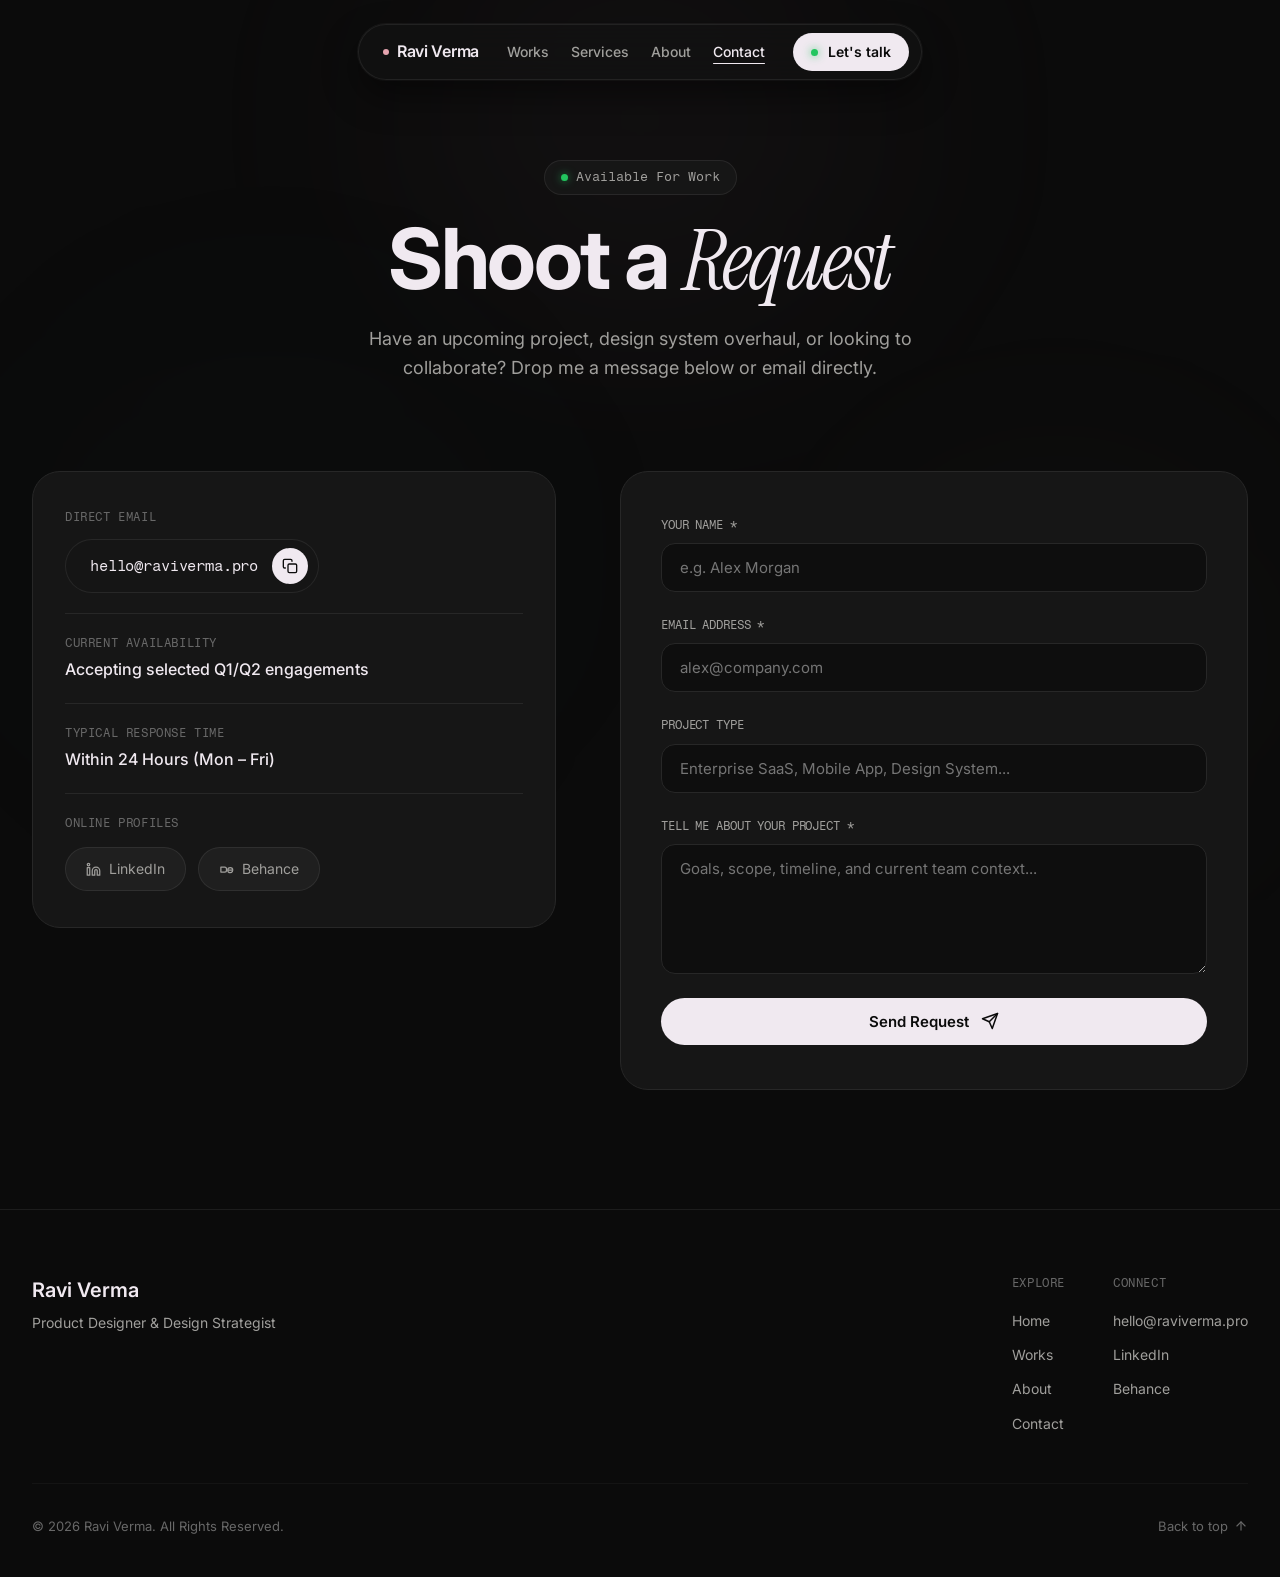
<file: contact.html>
<!DOCTYPE html>
<html lang="en">
<head>
  <meta charset="UTF-8">
  <meta name="viewport" content="width=device-width, initial-scale=1.0">
  <title>Contact · Ravi Verma · Product Designer</title>
  <meta name="description" content="Get in touch with Ravi Verma for product design projects, Enterprise SaaS consulting, design systems, and mobile applications.">
  
  <link rel="icon" type="image/png" href="./assets/stickers/sticker1.png">
  <link rel="stylesheet" href="./assets/css/style.css">
</head>
<body>

  <div class="bg-glow-container">
    <div class="bg-glow-1"></div>
    <div class="bg-glow-2"></div>
    <div class="bg-glow-3"></div>
  </div>

  <header class="site-header">
    <nav class="nav-pill" aria-label="Main Navigation">
      <a href="./index.html" class="nav-logo">
        <span class="nav-logo-dot"></span>
        Ravi Verma
      </a>

      <ul class="nav-links">
        <li><a href="./works.html" class="nav-link">Works</a></li>
        <li><a href="./index.html#services" class="nav-link">Services</a></li>
        <li><a href="./about.html" class="nav-link">About</a></li>
        <li><a href="./contact.html" class="nav-link active">Contact</a></li>
      </ul>

      <a href="./contact.html" class="nav-cta">
        <span class="nav-status-dot"></span>
        <span>Let's talk</span>
      </a>

      <button class="mobile-nav-toggle" aria-label="Toggle Navigation">
        <svg width="22" height="22" viewBox="0 0 24 24" fill="none" stroke="currentColor" stroke-width="2" stroke-linecap="round" stroke-linejoin="round">
          <line x1="3" y1="12" x2="21" y2="12"></line>
          <line x1="3" y1="6" x2="21" y2="6"></line>
          <line x1="3" y1="18" x2="21" y2="18"></line>
        </svg>
      </button>
    </nav>
  </header>

  <div class="mobile-drawer" aria-hidden="true">
    <a href="./index.html">Home</a>
    <a href="./works.html">Works</a>
    <a href="./index.html#services">Services</a>
    <a href="./about.html">About</a>
    <a href="./contact.html" class="active">Contact</a>
  </div>

  <main>
    <section class="page-hero">
      <div class="container">
        <div class="hero-badge reveal-blur" style="margin-bottom: 20px;">
          <span class="hero-badge-dot"></span>
          <span>Available For Work</span>
        </div>
        <h1 class="page-title reveal-blur delay-1">
          Shoot a <span class="section-serif">Request</span>
        </h1>
        <p class="page-subtitle reveal-blur delay-2">
          Have an upcoming project, design system overhaul, or looking to collaborate? Drop me a message below or email directly.
        </p>
      </div>
    </section>

    <section class="section" style="padding-top: 0;">
      <div class="container">
        
        <div class="contact-grid">
          
          <!-- Direct Details Panel -->
          <div class="contact-info-panel reveal-blur">
            <div class="contact-card-box">
              <div class="contact-meta-row">
                <span class="contact-label">Direct Email</span>
                <div class="email-copy-pill" data-email="hello@raviverma.pro" role="button" tabindex="0" style="margin: 8px 0 0 0; width: fit-content;">
                  <span class="email-text">hello@raviverma.pro</span>
                  <div class="copy-btn-inner" aria-hidden="true">
                    <svg width="16" height="16" viewBox="0 0 24 24" fill="none" stroke="currentColor" stroke-width="2" stroke-linecap="round" stroke-linejoin="round">
                      <rect x="9" y="9" width="13" height="13" rx="2" ry="2"></rect>
                      <path d="M5 15H4a2 2 0 0 1-2-2V4a2 2 0 0 1 2-2h9a2 2 0 0 1 2 2v1"></path>
                    </svg>
                  </div>
                  <div class="copy-toast">Copied to clipboard!</div>
                </div>
              </div>

              <div class="contact-meta-row" style="border-top: 1px solid var(--border-subtle); padding-top: 20px;">
                <span class="contact-label">Current Availability</span>
                <span class="contact-val">Accepting selected Q1/Q2 engagements</span>
              </div>

              <div class="contact-meta-row" style="border-top: 1px solid var(--border-subtle); padding-top: 20px;">
                <span class="contact-label">Typical Response Time</span>
                <span class="contact-val">Within 24 Hours (Mon – Fri)</span>
              </div>

              <div class="contact-meta-row" style="border-top: 1px solid var(--border-subtle); padding-top: 20px;">
                <span class="contact-label">Online Profiles</span>
                <div class="social-pills" style="justify-content: flex-start; margin-top: 10px;">
                  <a href="https://www.linkedin.com/in/ravivermapro/" target="_blank" rel="noopener noreferrer" class="social-pill">
                    <svg width="15" height="15" viewBox="0 0 24 24" fill="none" stroke="currentColor" stroke-width="2" stroke-linecap="round" stroke-linejoin="round">
                      <path d="M16 8a6 6 0 0 1 6 6v7h-4v-7a2 2 0 0 0-2-2 2 2 0 0 0-2 2v7h-4v-7a6 6 0 0 1 6-6z"></path>
                      <rect x="2" y="9" width="4" height="12"></rect>
                      <circle cx="4" cy="4" r="2"></circle>
                    </svg>
                    <span>LinkedIn</span>
                  </a>
                  <a href="https://www.behance.net/ravivermapro" target="_blank" rel="noopener noreferrer" class="social-pill">
                    <svg width="15" height="15" viewBox="0 0 24 24" fill="none" stroke="currentColor" stroke-width="2" stroke-linecap="round" stroke-linejoin="round">
                      <path d="M3 8h6a3 3 0 0 1 3 3v2a3 3 0 0 1-3 3H3z"></path>
                      <path d="M15 13h7a4 4 0 0 0-4-4 4 4 0 0 0-4 4c0 2.2 1.8 4 4 4a4.1 4.1 0 0 0 3.5-2"></path>
                    </svg>
                    <span>Behance</span>
                  </a>
                </div>
              </div>
            </div>
          </div>

          <!-- Interactive Request Form -->
          <div class="contact-form-panel reveal-blur delay-1">
            <form class="contact-form">
              <div class="form-group">
                <label class="form-label" for="client-name">YOUR NAME *</label>
                <input class="form-input" id="client-name" type="text" placeholder="e.g. Alex Morgan" required>
              </div>

              <div class="form-group">
                <label class="form-label" for="client-email">EMAIL ADDRESS *</label>
                <input class="form-input" id="client-email" type="email" placeholder="alex@company.com" required>
              </div>

              <div class="form-group">
                <label class="form-label" for="client-type">PROJECT TYPE</label>
                <input class="form-input" id="client-type" type="text" placeholder="Enterprise SaaS, Mobile App, Design System...">
              </div>

              <div class="form-group">
                <label class="form-label" for="client-message">TELL ME ABOUT YOUR PROJECT *</label>
                <textarea class="form-textarea" id="client-message" placeholder="Goals, scope, timeline, and current team context..." required></textarea>
              </div>

              <button type="submit" class="btn-primary" style="justify-content: center; cursor: pointer; border: none; width: 100%;">
                <span>Send Request</span>
                <svg width="18" height="18" viewBox="0 0 24 24" fill="none" stroke="currentColor" stroke-width="2" stroke-linecap="round" stroke-linejoin="round">
                  <line x1="22" y1="2" x2="11" y2="13"></line>
                  <polygon points="22 2 15 22 11 13 2 9 22 2"></polygon>
                </svg>
              </button>
            </form>
          </div>

        </div>

      </div>
    </section>
  </main>

  <footer class="site-footer">
    <div class="container">
      <div class="footer-top">
        <div class="footer-brand">
          <h4>Ravi Verma</h4>
          <p>Product Designer & Design Strategist</p>
        </div>
        <div class="footer-links-group">
          <div class="footer-col">
            <span class="footer-col-title">Explore</span>
            <a href="./index.html">Home</a>
            <a href="./works.html">Works</a>
            <a href="./about.html">About</a>
            <a href="./contact.html">Contact</a>
          </div>
          <div class="footer-col">
            <span class="footer-col-title">Connect</span>
            <a href="mailto:hello@raviverma.pro">hello@raviverma.pro</a>
            <a href="https://www.linkedin.com/in/ravivermapro/" target="_blank" rel="noopener noreferrer">LinkedIn</a>
            <a href="https://www.behance.net/ravivermapro" target="_blank" rel="noopener noreferrer">Behance</a>
          </div>
        </div>
      </div>
      <div class="footer-bottom">
        <p>© 2026 Ravi Verma. All Rights Reserved.</p>
        <button class="back-to-top" aria-label="Scroll back to top">
          <span>Back to top</span>
          <svg width="14" height="14" viewBox="0 0 24 24" fill="none" stroke="currentColor" stroke-width="2" stroke-linecap="round" stroke-linejoin="round">
            <line x1="12" y1="19" x2="12" y2="5"></line>
            <polyline points="5 12 12 5 19 12"></polyline>
          </svg>
        </button>
      </div>
    </div>
  </footer>

  <script src="./assets/js/main.js"></script>
</body>
</html>
</file>
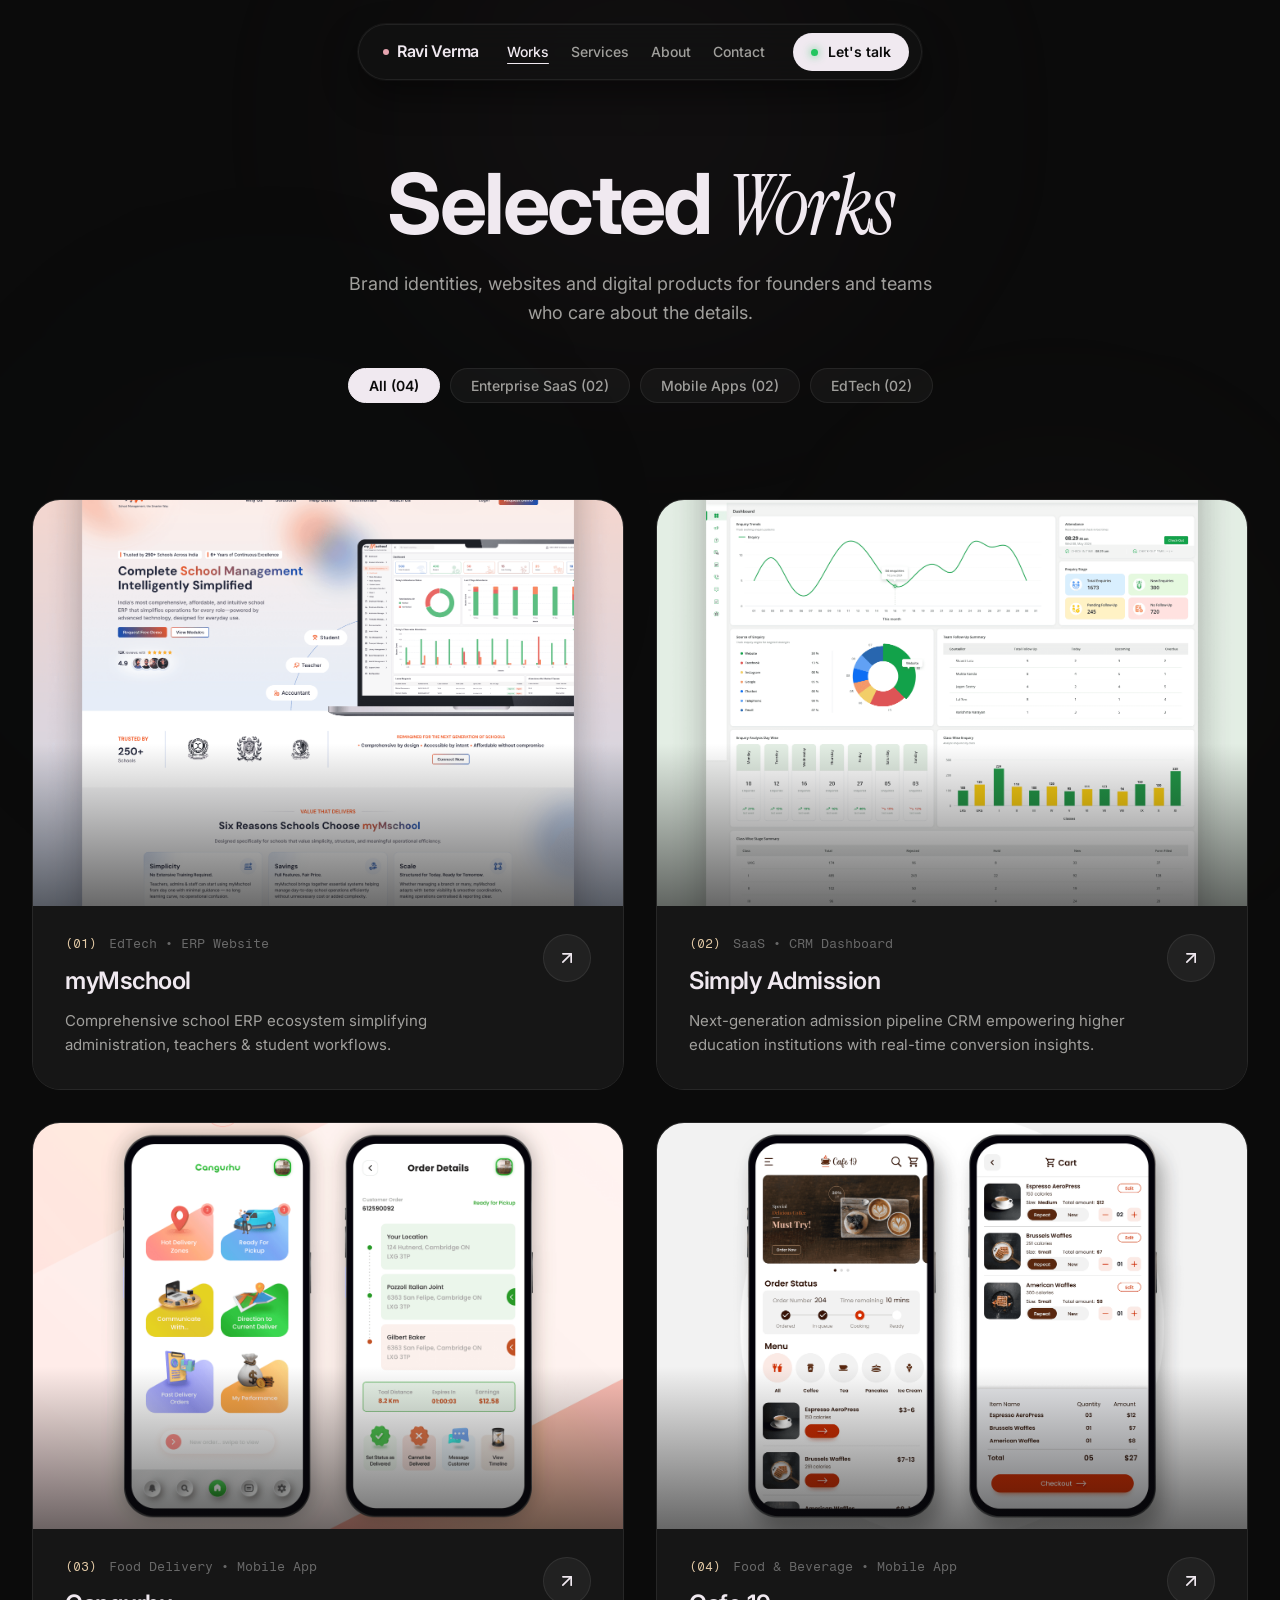
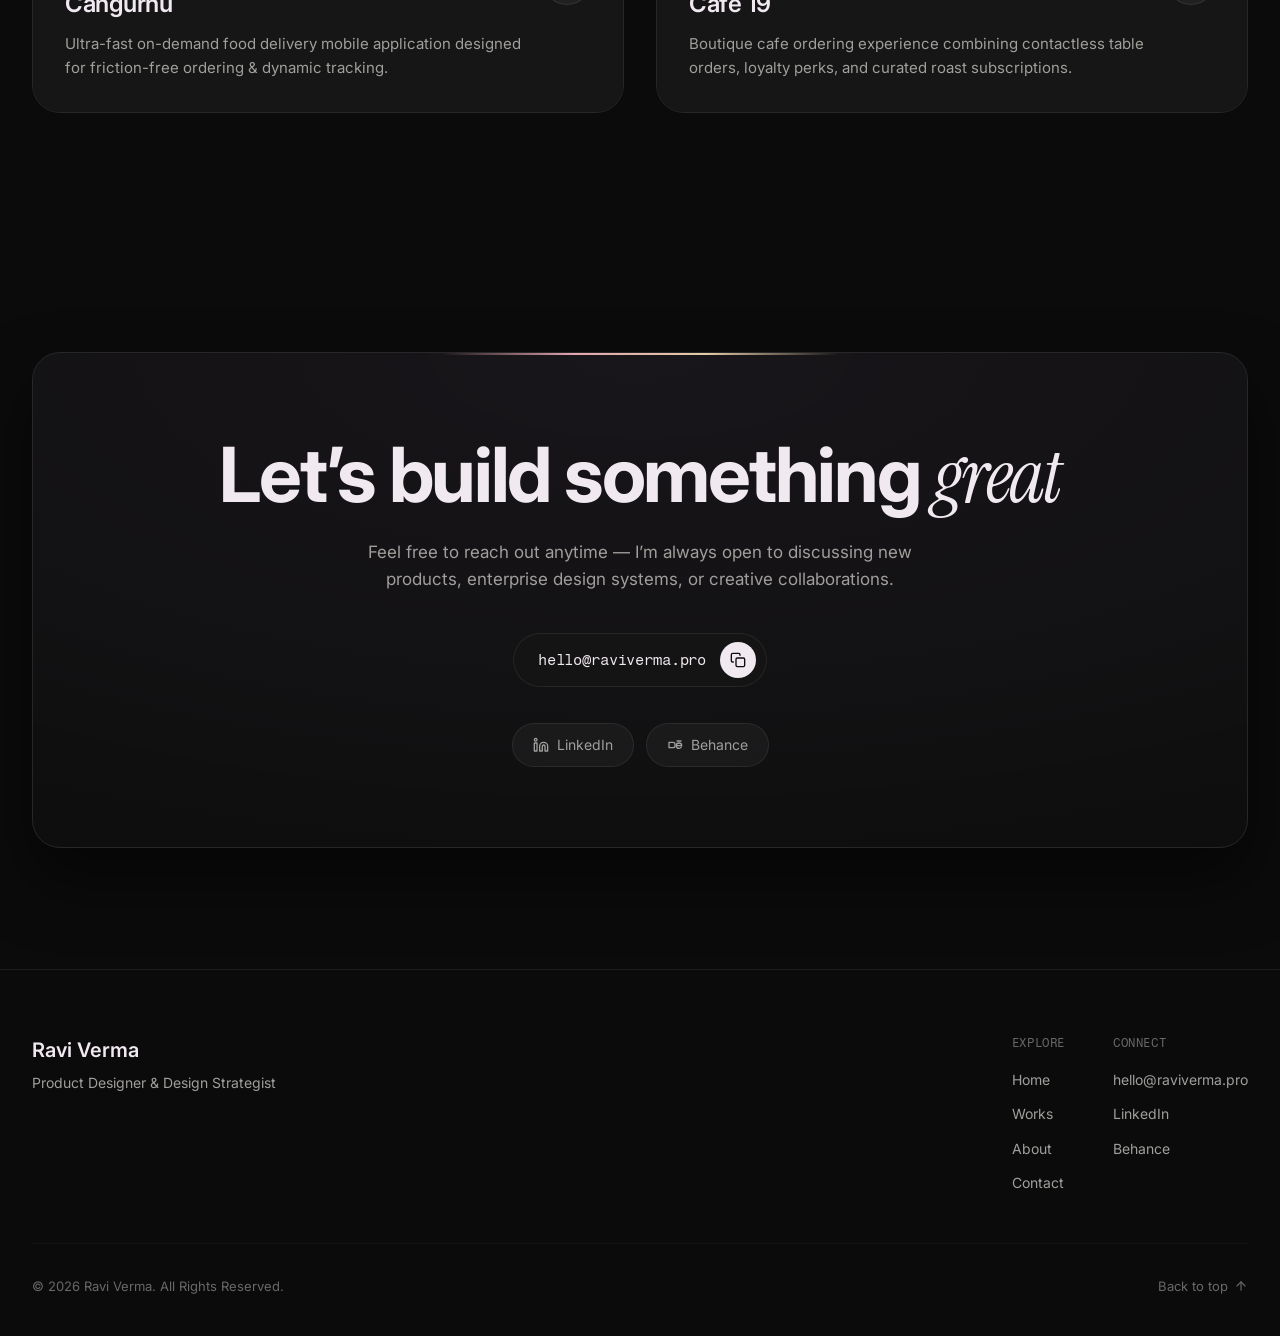
<file: works.html>
<!DOCTYPE html>
<html lang="en">
<head>
  <meta charset="UTF-8">
  <meta name="viewport" content="width=device-width, initial-scale=1.0">
  <title>Works · Ravi Verma · Product Designer</title>
  <meta name="description" content="Explore selected product design works, Enterprise SaaS ERPs, EdTech platforms, and mobile apps designed by Ravi Verma.">
  
  <link rel="icon" type="image/png" href="./assets/stickers/sticker1.png">
  <link rel="stylesheet" href="./assets/css/style.css">
</head>
<body>

  <div class="bg-glow-container">
    <div class="bg-glow-1"></div>
    <div class="bg-glow-2"></div>
    <div class="bg-glow-3"></div>
  </div>

  <header class="site-header">
    <nav class="nav-pill" aria-label="Main Navigation">
      <a href="./index.html" class="nav-logo">
        <span class="nav-logo-dot"></span>
        Ravi Verma
      </a>

      <ul class="nav-links">
        <li><a href="./works.html" class="nav-link active">Works</a></li>
        <li><a href="./index.html#services" class="nav-link">Services</a></li>
        <li><a href="./about.html" class="nav-link">About</a></li>
        <li><a href="./contact.html" class="nav-link">Contact</a></li>
      </ul>

      <a href="./contact.html" class="nav-cta">
        <span class="nav-status-dot"></span>
        <span>Let's talk</span>
      </a>

      <button class="mobile-nav-toggle" aria-label="Toggle Navigation">
        <svg width="22" height="22" viewBox="0 0 24 24" fill="none" stroke="currentColor" stroke-width="2" stroke-linecap="round" stroke-linejoin="round">
          <line x1="3" y1="12" x2="21" y2="12"></line>
          <line x1="3" y1="6" x2="21" y2="6"></line>
          <line x1="3" y1="18" x2="21" y2="18"></line>
        </svg>
      </button>
    </nav>
  </header>

  <div class="mobile-drawer" aria-hidden="true">
    <a href="./index.html">Home</a>
    <a href="./works.html" class="active">Works</a>
    <a href="./index.html#services">Services</a>
    <a href="./about.html">About</a>
    <a href="./contact.html">Contact</a>
  </div>

  <main>
    <section class="page-hero">
      <div class="container">
        <h1 class="page-title reveal-blur">Selected <span class="section-serif">Works</span></h1>
        <p class="page-subtitle reveal-blur delay-1">
          Brand identities, websites and digital products for founders and teams who care about the details.
        </p>

        <!-- Category Filter Tabs -->
        <div class="filter-tabs reveal-blur delay-2">
          <button class="filter-tab active" data-filter="all">All (04)</button>
          <button class="filter-tab" data-filter="saas">Enterprise SaaS (02)</button>
          <button class="filter-tab" data-filter="mobile">Mobile Apps (02)</button>
          <button class="filter-tab" data-filter="edtech">EdTech (02)</button>
        </div>
      </div>
    </section>

    <section class="section" style="padding-top: 0;">
      <div class="container">
        <div class="works-grid">
          
          <!-- Project 1: myMschool -->
          <a href="./works/mymschool/index.html" class="work-card reveal-blur" data-category="saas edtech">
            <div class="work-card-media">
              <img src="./assets/images/mymschool-thumb.png" alt="myMschool EdTech ERP Preview" loading="lazy">
              <div class="work-card-overlay"></div>
            </div>
            <div class="work-card-body">
              <div class="work-card-info">
                <div class="work-card-meta">
                  <span class="work-card-num">(01)</span>
                  <span>EdTech • ERP Website</span>
                </div>
                <h3 class="work-card-title">myMschool</h3>
                <p class="work-card-category">Comprehensive school ERP ecosystem simplifying administration, teachers & student workflows.</p>
              </div>
              <div class="work-card-btn" aria-hidden="true">
                <svg width="20" height="20" viewBox="0 0 24 24" fill="none" stroke="currentColor" stroke-width="2" stroke-linecap="round" stroke-linejoin="round">
                  <line x1="7" y1="17" x2="17" y2="7"></line>
                  <polyline points="7 7 17 7 17 17"></polyline>
                </svg>
              </div>
            </div>
          </a>

          <!-- Project 2: Simply Admission -->
          <a href="./works/simply-admission/index.html" class="work-card reveal-blur delay-1" data-category="saas edtech">
            <div class="work-card-media">
              <img src="./assets/images/simply-admission-thumb.png" alt="Simply Admission SaaS CRM Preview" loading="lazy">
              <div class="work-card-overlay"></div>
            </div>
            <div class="work-card-body">
              <div class="work-card-info">
                <div class="work-card-meta">
                  <span class="work-card-num">(02)</span>
                  <span>SaaS • CRM Dashboard</span>
                </div>
                <h3 class="work-card-title">Simply Admission</h3>
                <p class="work-card-category">Next-generation admission pipeline CRM empowering higher education institutions with real-time conversion insights.</p>
              </div>
              <div class="work-card-btn" aria-hidden="true">
                <svg width="20" height="20" viewBox="0 0 24 24" fill="none" stroke="currentColor" stroke-width="2" stroke-linecap="round" stroke-linejoin="round">
                  <line x1="7" y1="17" x2="17" y2="7"></line>
                  <polyline points="7 7 17 7 17 17"></polyline>
                </svg>
              </div>
            </div>
          </a>

          <!-- Project 3: Cangurhu -->
          <a href="./works/cangurhu/index.html" class="work-card reveal-blur" data-category="mobile">
            <div class="work-card-media">
              <img src="./assets/images/cangurhu-thumb.png" alt="Cangurhu Food Delivery App Preview" loading="lazy">
              <div class="work-card-overlay"></div>
            </div>
            <div class="work-card-body">
              <div class="work-card-info">
                <div class="work-card-meta">
                  <span class="work-card-num">(03)</span>
                  <span>Food Delivery • Mobile App</span>
                </div>
                <h3 class="work-card-title">Cangurhu</h3>
                <p class="work-card-category">Ultra-fast on-demand food delivery mobile application designed for friction-free ordering & dynamic tracking.</p>
              </div>
              <div class="work-card-btn" aria-hidden="true">
                <svg width="20" height="20" viewBox="0 0 24 24" fill="none" stroke="currentColor" stroke-width="2" stroke-linecap="round" stroke-linejoin="round">
                  <line x1="7" y1="17" x2="17" y2="7"></line>
                  <polyline points="7 7 17 7 17 17"></polyline>
                </svg>
              </div>
            </div>
          </a>

          <!-- Project 4: Cafe 19 -->
          <a href="./works/cafe-19/index.html" class="work-card reveal-blur delay-1" data-category="mobile">
            <div class="work-card-media">
              <img src="./assets/images/cafe-19-thumb.png" alt="Cafe 19 Mobile App Preview" loading="lazy">
              <div class="work-card-overlay"></div>
            </div>
            <div class="work-card-body">
              <div class="work-card-info">
                <div class="work-card-meta">
                  <span class="work-card-num">(04)</span>
                  <span>Food & Beverage • Mobile App</span>
                </div>
                <h3 class="work-card-title">Cafe 19</h3>
                <p class="work-card-category">Boutique cafe ordering experience combining contactless table orders, loyalty perks, and curated roast subscriptions.</p>
              </div>
              <div class="work-card-btn" aria-hidden="true">
                <svg width="20" height="20" viewBox="0 0 24 24" fill="none" stroke="currentColor" stroke-width="2" stroke-linecap="round" stroke-linejoin="round">
                  <line x1="7" y1="17" x2="17" y2="7"></line>
                  <polyline points="7 7 17 7 17 17"></polyline>
                </svg>
              </div>
            </div>
          </a>

        </div>
      </div>
    </section>

    <!-- CTA Box -->
    <section class="section">
      <div class="container">
        <div class="cta-box reveal-blur">
          <h2 class="cta-title">Let’s build something <span class="section-serif">great</span></h2>
          <p class="cta-desc">
            Feel free to reach out anytime — I’m always open to discussing new products, enterprise design systems, or creative collaborations.
          </p>

          <div class="email-copy-pill" data-email="hello@raviverma.pro" role="button" tabindex="0">
            <span class="email-text">hello@raviverma.pro</span>
            <div class="copy-btn-inner" aria-hidden="true">
              <svg width="16" height="16" viewBox="0 0 24 24" fill="none" stroke="currentColor" stroke-width="2" stroke-linecap="round" stroke-linejoin="round">
                <rect x="9" y="9" width="13" height="13" rx="2" ry="2"></rect>
                <path d="M5 15H4a2 2 0 0 1-2-2V4a2 2 0 0 1 2-2h9a2 2 0 0 1 2 2v1"></path>
              </svg>
            </div>
            <div class="copy-toast">Copied to clipboard!</div>
          </div>

          <div class="social-pills">
            <a href="https://www.linkedin.com/in/ravivermapro/" target="_blank" rel="noopener noreferrer" class="social-pill">
              <svg width="16" height="16" viewBox="0 0 24 24" fill="none" stroke="currentColor" stroke-width="2" stroke-linecap="round" stroke-linejoin="round">
                <path d="M16 8a6 6 0 0 1 6 6v7h-4v-7a2 2 0 0 0-2-2 2 2 0 0 0-2 2v7h-4v-7a6 6 0 0 1 6-6z"></path>
                <rect x="2" y="9" width="4" height="12"></rect>
                <circle cx="4" cy="4" r="2"></circle>
              </svg>
              <span>LinkedIn</span>
            </a>
            <a href="https://www.behance.net/ravivermapro" target="_blank" rel="noopener noreferrer" class="social-pill">
              <svg width="16" height="16" viewBox="0 0 24 24" fill="none" stroke="currentColor" stroke-width="2" stroke-linecap="round" stroke-linejoin="round">
                <path d="M3 8h6a3 3 0 0 1 3 3v2a3 3 0 0 1-3 3H3z"></path>
                <path d="M15 13h7a4 4 0 0 0-4-4 4 4 0 0 0-4 4c0 2.2 1.8 4 4 4a4.1 4.1 0 0 0 3.5-2"></path>
                <line x1="15" y1="6" x2="21" y2="6"></line>
              </svg>
              <span>Behance</span>
            </a>
          </div>
        </div>
      </div>
    </section>
  </main>

  <footer class="site-footer">
    <div class="container">
      <div class="footer-top">
        <div class="footer-brand">
          <h4>Ravi Verma</h4>
          <p>Product Designer & Design Strategist</p>
        </div>
        <div class="footer-links-group">
          <div class="footer-col">
            <span class="footer-col-title">Explore</span>
            <a href="./index.html">Home</a>
            <a href="./works.html">Works</a>
            <a href="./about.html">About</a>
            <a href="./contact.html">Contact</a>
          </div>
          <div class="footer-col">
            <span class="footer-col-title">Connect</span>
            <a href="mailto:hello@raviverma.pro">hello@raviverma.pro</a>
            <a href="https://www.linkedin.com/in/ravivermapro/" target="_blank" rel="noopener noreferrer">LinkedIn</a>
            <a href="https://www.behance.net/ravivermapro" target="_blank" rel="noopener noreferrer">Behance</a>
          </div>
        </div>
      </div>
      <div class="footer-bottom">
        <p>© 2026 Ravi Verma. All Rights Reserved.</p>
        <button class="back-to-top" aria-label="Scroll back to top">
          <span>Back to top</span>
          <svg width="14" height="14" viewBox="0 0 24 24" fill="none" stroke="currentColor" stroke-width="2" stroke-linecap="round" stroke-linejoin="round">
            <line x1="12" y1="19" x2="12" y2="5"></line>
            <polyline points="5 12 12 5 19 12"></polyline>
          </svg>
        </button>
      </div>
    </div>
  </footer>

  <script src="./assets/js/main.js"></script>
</body>
</html>
</file>
<file: assets/css/style.css>
/* ==========================================================================
   NURIA DESIGN SYSTEM & PORTFOLIO ENGINE - RAVI VERMA
   Matching nuria-template.framer.website exactly
   ========================================================================== */

@import url('https://fonts.googleapis.com/css2?family=Fragment+Mono:ital@0;1&family=Instrument+Serif:ital@0;1&family=Inter:ital,opsz,wght@0,14..32,300..800;1,14..32,300..800&display=swap');

:root {
  /* Exact Nuria Palette Tokens */
  --bg-primary: #0b0b0b;
  --bg-surface: #121212;
  --bg-card: #161616;
  --bg-card-hover: #1f1f1f;
  --bg-card-elevated: #242424;
  
  --border-subtle: rgba(240, 233, 240, 0.08);
  --border-card: #272727;
  --border-card-hover: rgba(240, 233, 240, 0.22);
  --border-focus: rgba(240, 233, 240, 0.45);
  
  --text-primary: #f0e9f0;
  --text-secondary: #a09f9c;
  --text-tertiary: #686868;
  --text-muted: #525252;
  --text-dark: #0b0b0b;
  
  /* Accent Tokens */
  --accent-gold: #e3caa6;
  --accent-pink: #e5a4af;
  --accent-purple: #ecbae6;
  --accent-teal: #328488;
  --accent-blue: #3b82f6;
  --accent-green: #22c55e;
  
  /* Typography Families */
  --font-sans: 'Inter', -apple-system, BlinkMacSystemFont, "Segoe UI", Roboto, sans-serif;
  --font-serif: 'Instrument Serif', Georgia, serif;
  --font-mono: 'Fragment Mono', ui-monospace, SFMono-Regular, Menlo, Monaco, Consolas, monospace;
  
  /* Layout Dimensions */
  --max-width: 1360px;
  --header-height: 80px;
  --radius-sm: 8px;
  --radius-md: 14px;
  --radius-lg: 20px;
  --radius-xl: 28px;
  --radius-pill: 9999px;
  
  /* Easing */
  --ease-framer: cubic-bezier(0.16, 1, 0.3, 1);
  --ease-spring: cubic-bezier(0.34, 1.56, 0.64, 1);
  --transition-fast: 0.2s cubic-bezier(0.16, 1, 0.3, 1);
  --transition-normal: 0.35s cubic-bezier(0.16, 1, 0.3, 1);
  --transition-slow: 0.6s cubic-bezier(0.16, 1, 0.3, 1);
}

/* Base Reset */
*, *::before, *::after {
  box-sizing: border-box;
  margin: 0;
  padding: 0;
}

html {
  font-family: var(--font-sans);
  background-color: var(--bg-primary);
  color: var(--text-primary);
  scroll-behavior: smooth;
  -webkit-font-smoothing: antialiased;
  -moz-osx-font-smoothing: grayscale;
  text-rendering: optimizeLegibility;
  overflow-x: hidden;
}

body {
  background-color: var(--bg-primary);
  color: var(--text-primary);
  min-height: 100vh;
  position: relative;
  overflow-x: hidden;
  line-height: 1.6;
  font-size: 16px;
}

/* Background Atmosphere Glows */
.bg-glow-container {
  position: fixed;
  inset: 0;
  pointer-events: none;
  z-index: 0;
  overflow: hidden;
}

.bg-glow-1 {
  position: absolute;
  top: -20%;
  left: 50%;
  transform: translateX(-50%);
  width: 900px;
  height: 600px;
  background: radial-gradient(circle, rgba(236, 186, 230, 0.04) 0%, rgba(229, 164, 175, 0.02) 40%, transparent 70%);
  filter: blur(80px);
}

.bg-glow-2 {
  position: absolute;
  top: 45%;
  right: -10%;
  width: 700px;
  height: 500px;
  background: radial-gradient(circle, rgba(227, 202, 166, 0.03) 0%, transparent 70%);
  filter: blur(90px);
}

.bg-glow-3 {
  position: absolute;
  bottom: 5%;
  left: -10%;
  width: 800px;
  height: 600px;
  background: radial-gradient(circle, rgba(50, 132, 136, 0.03) 0%, transparent 70%);
  filter: blur(100px);
}

/* Selection */
::selection {
  background: var(--text-primary);
  color: var(--bg-primary);
}

/* Common Layout Container */
.container {
  width: 100%;
  max-width: var(--max-width);
  margin: 0 auto;
  padding: 0 32px;
  position: relative;
  z-index: 1;
}

@media (max-width: 768px) {
  .container {
    padding: 0 20px;
  }
}

/* ==========================================================================
   NAVIGATION BAR (Glassmorphic Floating Pill)
   ========================================================================== */
.site-header {
  position: fixed;
  top: 24px;
  left: 0;
  right: 0;
  z-index: 100;
  display: flex;
  justify-content: center;
  padding: 0 20px;
  pointer-events: none;
}

.nav-pill {
  pointer-events: auto;
  display: flex;
  align-items: center;
  gap: 28px;
  background: rgba(18, 18, 18, 0.8);
  backdrop-filter: blur(20px);
  -webkit-backdrop-filter: blur(20px);
  border: 1px solid var(--border-subtle);
  border-radius: var(--radius-pill);
  padding: 8px 12px 8px 24px;
  box-shadow: 0 16px 36px rgba(0, 0, 0, 0.45), 0 0 0 1px rgba(255, 255, 255, 0.05);
  transition: border-color var(--transition-normal), box-shadow var(--transition-normal);
}

.nav-pill:hover {
  border-color: rgba(240, 233, 240, 0.16);
  box-shadow: 0 20px 40px rgba(0, 0, 0, 0.55), 0 0 0 1px rgba(255, 255, 255, 0.08);
}

.nav-logo {
  font-family: var(--font-sans);
  font-weight: 600;
  font-size: 16px;
  letter-spacing: -0.02em;
  color: var(--text-primary);
  text-decoration: none;
  display: flex;
  align-items: center;
  gap: 8px;
  transition: opacity var(--transition-fast);
}

.nav-logo:hover {
  opacity: 0.8;
}

.nav-logo-dot {
  width: 6px;
  height: 6px;
  border-radius: 50%;
  background-color: var(--accent-pink);
}

.nav-links {
  display: flex;
  align-items: center;
  gap: 22px;
  list-style: none;
}

.nav-link {
  font-family: var(--font-sans);
  font-size: 14px;
  font-weight: 500;
  color: var(--text-secondary);
  text-decoration: none;
  transition: color var(--transition-fast);
  position: relative;
  padding: 4px 0;
}

.nav-link:hover,
.nav-link.active {
  color: var(--text-primary);
}

.nav-link.active::after {
  content: '';
  position: absolute;
  bottom: 0;
  left: 0;
  right: 0;
  height: 1.5px;
  background-color: var(--text-primary);
  border-radius: 2px;
}

.nav-cta {
  display: inline-flex;
  align-items: center;
  gap: 10px;
  background-color: var(--text-primary);
  color: var(--bg-primary);
  font-family: var(--font-sans);
  font-size: 14px;
  font-weight: 600;
  text-decoration: none;
  padding: 8px 18px;
  border-radius: var(--radius-pill);
  transition: background-color var(--transition-fast), transform var(--transition-fast);
}

.nav-cta:hover {
  background-color: #ffffff;
  transform: scale(1.02);
}

.nav-status-dot {
  width: 7px;
  height: 7px;
  border-radius: 50%;
  background-color: var(--accent-green);
  box-shadow: 0 0 8px rgba(34, 197, 94, 0.8);
  animation: pulse-dot 2s infinite ease-in-out;
}

@keyframes pulse-dot {
  0%, 100% {
    transform: scale(1);
    opacity: 1;
  }
  50% {
    transform: scale(1.35);
    opacity: 0.6;
  }
}

/* Mobile Nav Toggle */
.mobile-nav-toggle {
  display: none;
  background: none;
  border: none;
  color: var(--text-primary);
  cursor: pointer;
  padding: 6px;
}

@media (max-width: 820px) {
  .site-header {
    top: 16px;
    padding: 0 16px;
  }
  
  .nav-pill {
    width: 100%;
    justify-content: space-between;
    padding: 10px 16px;
  }
  
  .nav-links {
    display: none;
  }
  
  .mobile-nav-toggle {
    display: flex;
    align-items: center;
    justify-content: center;
  }
  
  .nav-cta {
    display: none;
  }
}

/* Mobile Drawer Overlay */
.mobile-drawer {
  position: fixed;
  inset: 0;
  background: rgba(11, 11, 11, 0.95);
  backdrop-filter: blur(24px);
  -webkit-backdrop-filter: blur(24px);
  z-index: 99;
  display: flex;
  flex-direction: column;
  justify-content: center;
  align-items: center;
  gap: 32px;
  opacity: 0;
  pointer-events: none;
  transition: opacity var(--transition-normal);
}

.mobile-drawer.open {
  opacity: 1;
  pointer-events: auto;
}

.mobile-drawer a {
  font-family: var(--font-sans);
  font-size: 26px;
  font-weight: 500;
  color: var(--text-secondary);
  text-decoration: none;
  transition: color var(--transition-fast);
}

.mobile-drawer a:hover,
.mobile-drawer a.active {
  color: var(--text-primary);
}

/* ==========================================================================
   HERO SECTION
   ========================================================================== */
.hero-section {
  min-height: 94vh;
  display: flex;
  flex-direction: column;
  align-items: center;
  justify-content: center;
  padding: 140px 20px 80px;
  position: relative;
  text-align: center;
}

.hero-badge {
  display: inline-flex;
  align-items: center;
  gap: 8px;
  padding: 6px 16px;
  border-radius: var(--radius-pill);
  background: rgba(24, 24, 24, 0.8);
  border: 1px solid var(--border-subtle);
  font-family: var(--font-mono);
  font-size: 13px;
  color: var(--text-secondary);
  margin-bottom: 32px;
}

.hero-badge-dot {
  width: 7px;
  height: 7px;
  border-radius: 50%;
  background-color: var(--accent-green);
  box-shadow: 0 0 8px rgba(34, 197, 94, 0.7);
  animation: pulse-dot 2s infinite ease-in-out;
}

/* Hero Headline with Floating Stickers Area */
.hero-title-stage {
  position: relative;
  display: inline-block;
  margin: 0 auto;
  max-width: 980px;
  padding: 40px 20px;
}

.hero-h1 {
  font-family: var(--font-sans);
  font-size: clamp(48px, 8.5vw, 108px);
  font-weight: 700;
  letter-spacing: -0.04em;
  line-height: 0.95;
  color: var(--text-primary);
  text-transform: none;
  margin: 0;
  user-select: none;
}

.hero-serif {
  display: block;
  font-family: var(--font-serif);
  font-style: italic;
  font-weight: 400;
  font-size: clamp(52px, 9vw, 116px);
  color: var(--text-primary);
  letter-spacing: -0.02em;
  line-height: 1.05;
  margin-top: 6px;
  user-select: none;
}

/* 4 Hero Floating 3D Stickers (HoverBumpImage) */
.sticker-container {
  position: absolute;
  width: 140px;
  height: 140px;
  cursor: pointer;
  z-index: 10;
  user-select: none;
  -webkit-user-drag: none;
  touch-action: manipulation;
  will-change: transform;
}

.sticker-container.sticker-1 {
  top: -30px;
  left: 2%;
  width: 140px;
  height: 140px;
  border-radius: 50%;
}

.sticker-container.sticker-1 .sticker-inner {
  border-radius: 50%;
  overflow: hidden;
  box-shadow: 0 16px 32px rgba(0, 0, 0, 0.5), inset 0 0 0 1.5px rgba(255, 255, 255, 0.15);
}

.sticker-container.sticker-1 .sticker-img {
  width: 100%;
  height: 100%;
  object-fit: cover;
  border-radius: 50%;
}

.sticker-container.sticker-2 {
  bottom: 0px;
  left: -3%;
  width: 150px;
  height: 150px;
}

.sticker-container.sticker-3 {
  bottom: 6px;
  right: -2%;
  width: 140px;
  height: 140px;
}

.sticker-container.sticker-4 {
  top: -10px;
  right: 5%;
  width: 135px;
  height: 135px;
}

@media (max-width: 900px) {
  .sticker-container {
    width: 90px !important;
    height: 90px !important;
  }
  .sticker-container.sticker-1 { top: -20px; left: -10px; }
  .sticker-container.sticker-2 { bottom: -15px; left: -15px; }
  .sticker-container.sticker-3 { bottom: -15px; right: -15px; }
  .sticker-container.sticker-4 { top: -15px; right: -10px; }
}

@media (max-width: 600px) {
  .sticker-container {
    width: 68px !important;
    height: 68px !important;
  }
}

.sticker-inner {
  width: 100%;
  height: 100%;
  filter: drop-shadow(0px 12px 20px rgba(0, 0, 0, 0.45));
  transition: filter var(--transition-fast);
  will-change: transform;
}

.sticker-img {
  width: 100%;
  height: 100%;
  display: block;
  object-fit: contain;
  pointer-events: none;
  user-select: none;
}

/* Hero Bio Paragraph */
.hero-bio {
  max-width: 640px;
  margin: 36px auto 40px;
  font-family: var(--font-sans);
  font-size: clamp(16px, 1.8vw, 19px);
  line-height: 1.65;
  color: var(--text-secondary);
  font-weight: 400;
  text-wrap: balance;
}

/* Hero Actions */
.hero-actions {
  display: flex;
  align-items: center;
  justify-content: center;
  gap: 16px;
  flex-wrap: wrap;
}

.btn-primary {
  display: inline-flex;
  align-items: center;
  gap: 12px;
  background-color: var(--text-primary);
  color: var(--bg-primary);
  font-family: var(--font-sans);
  font-size: 15px;
  font-weight: 600;
  padding: 14px 28px;
  border-radius: var(--radius-pill);
  text-decoration: none;
  transition: all var(--transition-normal);
  border: 1px solid transparent;
}

.btn-primary:hover {
  background-color: #ffffff;
  transform: translateY(-2px);
  box-shadow: 0 10px 25px rgba(240, 233, 240, 0.15);
}

.btn-primary svg {
  transition: transform var(--transition-normal);
}

.btn-primary:hover svg {
  transform: translateX(4px);
}

.btn-secondary {
  display: inline-flex;
  align-items: center;
  gap: 10px;
  background: rgba(24, 24, 24, 0.6);
  backdrop-filter: blur(12px);
  color: var(--text-primary);
  border: 1px solid var(--border-subtle);
  font-family: var(--font-sans);
  font-size: 15px;
  font-weight: 500;
  padding: 14px 28px;
  border-radius: var(--radius-pill);
  text-decoration: none;
  transition: all var(--transition-normal);
}

.btn-secondary:hover {
  background: rgba(36, 36, 36, 0.8);
  border-color: rgba(240, 233, 240, 0.2);
  transform: translateY(-2px);
}

/* ==========================================================================
   SECTION COMMON STYLES
   ========================================================================== */
.section {
  padding: 120px 0;
  position: relative;
  z-index: 1;
}

@media (max-width: 768px) {
  .section {
    padding: 80px 0;
  }
}

.section-header {
  display: flex;
  justify-content: space-between;
  align-items: flex-end;
  margin-bottom: 64px;
  gap: 32px;
  flex-wrap: wrap;
}

.section-title-wrap {
  display: flex;
  align-items: baseline;
  gap: 16px;
}

.section-title {
  font-family: var(--font-sans);
  font-size: clamp(36px, 5vw, 64px);
  font-weight: 700;
  letter-spacing: -0.03em;
  color: var(--text-primary);
  line-height: 1.1;
}

.section-serif {
  font-family: var(--font-serif);
  font-style: italic;
  font-weight: 400;
}

.section-counter {
  font-family: var(--font-mono);
  font-size: 15px;
  color: var(--text-secondary);
  letter-spacing: -0.02em;
}

.section-desc {
  max-width: 480px;
  font-family: var(--font-sans);
  font-size: 16px;
  line-height: 1.6;
  color: var(--text-secondary);
  text-align: right;
}

@media (max-width: 768px) {
  .section-desc {
    text-align: left;
  }
}

/* ==========================================================================
   SELECTED WORKS SECTION
   ========================================================================== */
.works-grid {
  display: grid;
  grid-template-columns: repeat(2, 1fr);
  gap: 32px;
}

@media (max-width: 900px) {
  .works-grid {
    grid-template-columns: 1fr;
    gap: 40px;
  }
}

.work-card {
  position: relative;
  display: flex;
  flex-direction: column;
  background-color: var(--bg-card);
  border: 1px solid var(--border-card);
  border-radius: var(--radius-xl);
  overflow: hidden;
  text-decoration: none;
  color: inherit;
  transition: all var(--transition-normal);
}

.work-card:hover {
  border-color: var(--border-card-hover);
  transform: translateY(-4px);
  box-shadow: 0 24px 48px rgba(0, 0, 0, 0.5), 0 0 0 1px rgba(255, 255, 255, 0.08);
}

.work-card-media {
  position: relative;
  width: 100%;
  aspect-ratio: 16 / 11;
  background-color: #0e0e0e;
  overflow: hidden;
}

.work-card-media img {
  width: 100%;
  height: 100%;
  object-fit: cover;
  object-position: center;
  transition: transform 0.8s var(--ease-framer);
}

.work-card:hover .work-card-media img {
  transform: scale(1.05);
}

.work-card-overlay {
  position: absolute;
  inset: 0;
  background: linear-gradient(180deg, rgba(11, 11, 11, 0) 60%, rgba(11, 11, 11, 0.6) 100%);
  pointer-events: none;
}

.work-card-body {
  padding: 28px 32px 32px;
  display: flex;
  justify-content: space-between;
  align-items: flex-start;
  gap: 20px;
  background: var(--bg-card);
}

.work-card-info {
  display: flex;
  flex-direction: column;
  gap: 8px;
}

.work-card-meta {
  display: flex;
  align-items: center;
  gap: 12px;
  font-family: var(--font-mono);
  font-size: 13px;
  color: var(--text-tertiary);
}

.work-card-num {
  color: var(--accent-gold);
}

.work-card-title {
  font-family: var(--font-sans);
  font-size: 24px;
  font-weight: 600;
  letter-spacing: -0.02em;
  color: var(--text-primary);
  transition: color var(--transition-fast);
}

.work-card:hover .work-card-title {
  color: #ffffff;
}

.work-card-category {
  font-family: var(--font-sans);
  font-size: 15px;
  color: var(--text-secondary);
  font-weight: 400;
}

.work-card-btn {
  width: 48px;
  height: 48px;
  border-radius: 50%;
  background: rgba(255, 255, 255, 0.05);
  border: 1px solid var(--border-subtle);
  display: flex;
  align-items: center;
  justify-content: center;
  color: var(--text-primary);
  flex-shrink: 0;
  transition: all var(--transition-normal);
}

.work-card:hover .work-card-btn {
  background: var(--text-primary);
  color: var(--bg-primary);
  transform: translate(3px, -3px);
  border-color: var(--text-primary);
}

/* Works Section Footer View All */
.works-footer {
  margin-top: 56px;
  display: flex;
  justify-content: center;
}

/* ==========================================================================
   SERVICES SECTION (Accordion / High-End List)
   ========================================================================== */
.services-list {
  display: flex;
  flex-direction: column;
  border-top: 1px solid var(--border-subtle);
}

.service-item {
  display: grid;
  grid-template-columns: 80px 1.4fr 2fr 48px;
  align-items: center;
  gap: 32px;
  padding: 40px 16px;
  border-bottom: 1px solid var(--border-subtle);
  transition: background-color var(--transition-normal), padding var(--transition-normal);
  cursor: pointer;
  position: relative;
  text-decoration: none;
  color: inherit;
}

.service-item:hover {
  background-color: rgba(255, 255, 255, 0.02);
  padding-left: 28px;
}

.service-num {
  font-family: var(--font-mono);
  font-size: 14px;
  color: var(--text-tertiary);
  transition: color var(--transition-fast);
}

.service-item:hover .service-num {
  color: var(--accent-pink);
}

.service-title {
  font-family: var(--font-sans);
  font-size: clamp(22px, 2.5vw, 32px);
  font-weight: 600;
  letter-spacing: -0.02em;
  color: var(--text-primary);
  transition: transform var(--transition-normal);
}

.service-item:hover .service-title {
  transform: translateX(6px);
}

.service-desc {
  font-family: var(--font-sans);
  font-size: 15px;
  line-height: 1.6;
  color: var(--text-secondary);
}

.service-arrow {
  width: 40px;
  height: 40px;
  border-radius: 50%;
  display: flex;
  align-items: center;
  justify-content: center;
  color: var(--text-tertiary);
  transition: all var(--transition-normal);
}

.service-item:hover .service-arrow {
  color: var(--text-primary);
  transform: translate(4px, -4px);
}

@media (max-width: 900px) {
  .service-item {
    grid-template-columns: 50px 1fr 36px;
    padding: 28px 8px;
  }
  .service-desc {
    grid-column: 2 / -1;
    margin-top: -12px;
  }
}

/* ==========================================================================
   BEHIND THE CANVAS SECTION
   ========================================================================== */
.canvas-section {
  text-align: center;
  overflow: hidden;
}

.canvas-header {
  max-width: 680px;
  margin: 0 auto 56px;
}

.canvas-header .section-title {
  margin-bottom: 20px;
}

.canvas-header p {
  font-size: 18px;
  color: var(--text-secondary);
  line-height: 1.6;
}

.canvas-cards-row {
  display: flex;
  justify-content: center;
  gap: 28px;
  padding: 40px 20px;
  perspective: 1200px;
  flex-wrap: wrap;
}

.canvas-polaroid {
  width: 250px;
  aspect-ratio: 0.8;
  background: var(--bg-card);
  border: 1px solid var(--border-card);
  border-radius: var(--radius-lg);
  padding: 12px 12px 20px;
  box-shadow: 0 16px 32px rgba(0, 0, 0, 0.4);
  transition: transform 0.5s var(--ease-framer), box-shadow 0.5s var(--ease-framer), border-color 0.3s;
  cursor: pointer;
  will-change: transform;
}

.canvas-polaroid:nth-child(1) { transform: rotate(-2deg); }
.canvas-polaroid:nth-child(2) { transform: rotate(1.5deg) translateY(-8px); }
.canvas-polaroid:nth-child(3) { transform: rotate(4deg); }
.canvas-polaroid:nth-child(4) { transform: rotate(-3deg) translateY(6px); }

.canvas-polaroid:hover {
  transform: rotate(0deg) translateY(-14px) scale(1.04) !important;
  box-shadow: 0 30px 60px rgba(0, 0, 0, 0.7);
  border-color: rgba(240, 233, 240, 0.3);
  z-index: 10;
}

.canvas-polaroid-media {
  width: 100%;
  height: 82%;
  border-radius: var(--radius-md);
  overflow: hidden;
  background-color: #0e0e0e;
}

.canvas-polaroid-media img {
  width: 100%;
  height: 100%;
  object-fit: cover;
  transition: transform 0.6s var(--ease-framer);
}

.canvas-polaroid:hover .canvas-polaroid-media img {
  transform: scale(1.06);
}

.canvas-polaroid-caption {
  margin-top: 12px;
  font-family: var(--font-mono);
  font-size: 12px;
  color: var(--text-tertiary);
  text-align: left;
  padding: 0 4px;
}

.canvas-cta {
  margin-top: 48px;
}

/* ==========================================================================
   WHAT PEOPLE SAY (Testimonials)
   ========================================================================== */
.testimonials-grid {
  display: grid;
  grid-template-columns: repeat(3, 1fr);
  gap: 28px;
}

@media (max-width: 1024px) {
  .testimonials-grid {
    grid-template-columns: 1fr;
  }
}

.testimonial-card {
  background-color: var(--bg-card);
  border: 1px solid var(--border-card);
  border-radius: var(--radius-xl);
  padding: 40px 36px;
  display: flex;
  flex-direction: column;
  justify-content: space-between;
  gap: 32px;
  transition: border-color var(--transition-normal), transform var(--transition-normal);
}

.testimonial-card:hover {
  border-color: var(--border-card-hover);
  transform: translateY(-3px);
}

.testimonial-quote {
  font-family: var(--font-sans);
  font-size: 17px;
  line-height: 1.65;
  color: var(--text-primary);
  font-weight: 400;
  position: relative;
}

.testimonial-quote::before {
  content: '“';
  font-family: var(--font-serif);
  font-size: 54px;
  line-height: 1;
  color: var(--accent-pink);
  opacity: 0.4;
  display: block;
  margin-bottom: -16px;
}

.testimonial-author {
  display: flex;
  align-items: center;
  gap: 16px;
  border-top: 1px solid var(--border-subtle);
  padding-top: 20px;
}

.author-avatar {
  width: 44px;
  height: 44px;
  border-radius: 50%;
  background: linear-gradient(135deg, rgba(229, 164, 175, 0.2), rgba(236, 186, 230, 0.2));
  border: 1px solid var(--border-subtle);
  display: flex;
  align-items: center;
  justify-content: center;
  font-family: var(--font-mono);
  font-size: 14px;
  font-weight: 600;
  color: var(--text-primary);
}

.author-info h6 {
  font-family: var(--font-sans);
  font-size: 15px;
  font-weight: 600;
  color: var(--text-primary);
}

.author-info p {
  font-family: var(--font-sans);
  font-size: 13px;
  color: var(--text-secondary);
}

/* ==========================================================================
   LET'S BUILD SOMETHING GREAT (CTA & Contact Stage)
   ========================================================================== */
.cta-box {
  background: radial-gradient(120% 120% at 50% 0%, rgba(28, 25, 30, 0.8) 0%, rgba(14, 14, 14, 0.95) 100%);
  border: 1px solid var(--border-card);
  border-radius: var(--radius-xl);
  padding: 80px 48px;
  text-align: center;
  position: relative;
  overflow: hidden;
  box-shadow: 0 32px 64px rgba(0, 0, 0, 0.5);
}

@media (max-width: 768px) {
  .cta-box {
    padding: 56px 24px;
  }
}

.cta-box::before {
  content: '';
  position: absolute;
  top: 0;
  left: 50%;
  transform: translateX(-50%);
  width: 400px;
  height: 2px;
  background: linear-gradient(90deg, transparent, var(--accent-pink), var(--accent-gold), transparent);
}

.cta-title {
  font-family: var(--font-sans);
  font-size: clamp(38px, 6vw, 76px);
  font-weight: 700;
  letter-spacing: -0.03em;
  color: var(--text-primary);
  line-height: 1.1;
  margin-bottom: 20px;
}

.cta-desc {
  max-width: 580px;
  margin: 0 auto 40px;
  font-size: 17px;
  color: var(--text-secondary);
  line-height: 1.6;
}

/* Email Copy Pill */
.email-copy-pill {
  display: inline-flex;
  align-items: center;
  gap: 14px;
  background: rgba(22, 22, 22, 0.9);
  border: 1px solid var(--border-subtle);
  border-radius: var(--radius-pill);
  padding: 8px 10px 8px 24px;
  cursor: pointer;
  transition: all var(--transition-normal);
  position: relative;
  margin-bottom: 36px;
}

.email-copy-pill:hover {
  border-color: rgba(240, 233, 240, 0.3);
  transform: scale(1.02);
  box-shadow: 0 10px 24px rgba(0, 0, 0, 0.4);
}

.email-text {
  font-family: var(--font-mono);
  font-size: 15px;
  color: var(--text-primary);
  letter-spacing: -0.01em;
}

.copy-btn-inner {
  width: 36px;
  height: 36px;
  border-radius: 50%;
  background: var(--text-primary);
  color: var(--bg-primary);
  display: flex;
  align-items: center;
  justify-content: center;
  transition: background-color var(--transition-fast), transform var(--transition-fast);
}

.email-copy-pill:hover .copy-btn-inner {
  background: #ffffff;
  transform: scale(1.05);
}

.copy-toast {
  position: absolute;
  bottom: -32px;
  left: 50%;
  transform: translateX(-50%);
  background: var(--text-primary);
  color: var(--bg-primary);
  font-family: var(--font-mono);
  font-size: 12px;
  font-weight: 600;
  padding: 4px 12px;
  border-radius: var(--radius-pill);
  white-space: nowrap;
  opacity: 0;
  pointer-events: none;
  transition: opacity 0.2s, transform 0.2s;
}

.copy-toast.show {
  opacity: 1;
  transform: translateX(-50%) translateY(4px);
}

/* Social Links Pill Bar */
.social-pills {
  display: flex;
  justify-content: center;
  gap: 12px;
  flex-wrap: wrap;
}

.social-pill {
  display: inline-flex;
  align-items: center;
  gap: 8px;
  padding: 10px 20px;
  border-radius: var(--radius-pill);
  background: rgba(255, 255, 255, 0.04);
  border: 1px solid var(--border-subtle);
  font-family: var(--font-sans);
  font-size: 14px;
  color: var(--text-secondary);
  text-decoration: none;
  transition: all var(--transition-fast);
}

.social-pill:hover {
  background: rgba(255, 255, 255, 0.08);
  border-color: rgba(240, 233, 240, 0.2);
  color: var(--text-primary);
  transform: translateY(-2px);
}

/* ==========================================================================
   FOOTER
   ========================================================================== */
.site-footer {
  padding: 64px 0 40px;
  border-top: 1px solid var(--border-subtle);
  position: relative;
  z-index: 1;
}

.footer-top {
  display: flex;
  justify-content: space-between;
  align-items: flex-start;
  margin-bottom: 48px;
  flex-wrap: wrap;
  gap: 32px;
}

.footer-brand h4 {
  font-family: var(--font-sans);
  font-size: 20px;
  font-weight: 600;
  color: var(--text-primary);
  margin-bottom: 6px;
}

.footer-brand p {
  font-size: 14px;
  color: var(--text-secondary);
}

.footer-links-group {
  display: flex;
  gap: 48px;
  flex-wrap: wrap;
}

.footer-col {
  display: flex;
  flex-direction: column;
  gap: 12px;
}

.footer-col-title {
  font-family: var(--font-mono);
  font-size: 12px;
  color: var(--text-tertiary);
  text-transform: uppercase;
  letter-spacing: 0.05em;
  margin-bottom: 4px;
}

.footer-col a {
  font-family: var(--font-sans);
  font-size: 14px;
  color: var(--text-secondary);
  text-decoration: none;
  transition: color var(--transition-fast);
}

.footer-col a:hover {
  color: var(--text-primary);
}

.footer-bottom {
  display: flex;
  justify-content: space-between;
  align-items: center;
  padding-top: 32px;
  border-top: 1px solid rgba(255, 255, 255, 0.04);
  font-size: 13px;
  color: var(--text-tertiary);
  flex-wrap: wrap;
  gap: 16px;
}

.footer-bottom a {
  color: inherit;
  text-decoration: none;
  transition: color var(--transition-fast);
}

.footer-bottom a:hover {
  color: var(--text-secondary);
}

/* Back to Top */
.back-to-top {
  background: none;
  border: none;
  color: var(--text-tertiary);
  font-family: var(--font-sans);
  font-size: 13px;
  cursor: pointer;
  display: inline-flex;
  align-items: center;
  gap: 6px;
  transition: color var(--transition-fast);
}

.back-to-top:hover {
  color: var(--text-primary);
}

/* ==========================================================================
   SUBPAGE HEADER & FILTER TABS (Works Page)
   ========================================================================== */
.page-hero {
  padding: 160px 0 48px;
  text-align: center;
}

.page-title {
  font-family: var(--font-sans);
  font-size: clamp(44px, 7vw, 84px);
  font-weight: 700;
  letter-spacing: -0.03em;
  color: var(--text-primary);
  line-height: 1.05;
  margin-bottom: 20px;
}

.page-subtitle {
  max-width: 600px;
  margin: 0 auto 40px;
  font-size: 18px;
  color: var(--text-secondary);
  line-height: 1.6;
}

.filter-tabs {
  display: flex;
  justify-content: center;
  gap: 10px;
  flex-wrap: wrap;
  margin-bottom: 48px;
}

.filter-tab {
  background: rgba(255, 255, 255, 0.04);
  border: 1px solid var(--border-subtle);
  color: var(--text-secondary);
  font-family: var(--font-sans);
  font-size: 14px;
  font-weight: 500;
  padding: 8px 20px;
  border-radius: var(--radius-pill);
  cursor: pointer;
  transition: all var(--transition-fast);
}

.filter-tab:hover {
  border-color: rgba(240, 233, 240, 0.2);
  color: var(--text-primary);
}

.filter-tab.active {
  background: var(--text-primary);
  color: var(--bg-primary);
  border-color: var(--text-primary);
  font-weight: 600;
}

/* ==========================================================================
   ABOUT PAGE SECTIONS
   ========================================================================== */
.about-hero-grid {
  display: grid;
  grid-template-columns: 1.2fr 1fr;
  gap: 64px;
  align-items: center;
  margin-bottom: 80px;
}

@media (max-width: 900px) {
  .about-hero-grid {
    grid-template-columns: 1fr;
    gap: 40px;
  }
}

.about-portrait-wrap {
  position: relative;
  width: 100%;
  aspect-ratio: 1;
  max-width: 480px;
  border-radius: var(--radius-xl);
  overflow: hidden;
  border: 1px solid var(--border-card);
  box-shadow: 0 24px 48px rgba(0, 0, 0, 0.5);
}

.about-portrait-wrap img {
  width: 100%;
  height: 100%;
  object-fit: cover;
}

.about-stats {
  display: grid;
  grid-template-columns: repeat(3, 1fr);
  gap: 20px;
  margin: 40px 0;
  padding: 24px 0;
  border-top: 1px solid var(--border-subtle);
  border-bottom: 1px solid var(--border-subtle);
}

.stat-item h3 {
  font-family: var(--font-sans);
  font-size: clamp(32px, 3.5vw, 44px);
  font-weight: 700;
  color: var(--text-primary);
  letter-spacing: -0.02em;
}

.stat-item p {
  font-family: var(--font-mono);
  font-size: 12px;
  color: var(--text-secondary);
  text-transform: uppercase;
  margin-top: 4px;
}

/* Timeline / Experience */
.experience-list {
  display: flex;
  flex-direction: column;
  gap: 24px;
}

.experience-card {
  background-color: var(--bg-card);
  border: 1px solid var(--border-card);
  border-radius: var(--radius-lg);
  padding: 28px 32px;
  display: flex;
  justify-content: space-between;
  align-items: center;
  flex-wrap: wrap;
  gap: 16px;
  transition: all var(--transition-normal);
}

.experience-card:hover {
  border-color: var(--border-card-hover);
  transform: translateX(4px);
}

.exp-role {
  font-family: var(--font-sans);
  font-size: 18px;
  font-weight: 600;
  color: var(--text-primary);
}

.exp-company {
  font-size: 14px;
  color: var(--text-secondary);
  margin-top: 4px;
}

.exp-period {
  font-family: var(--font-mono);
  font-size: 13px;
  color: var(--accent-gold);
}

/* Philosophy Grid */
.philosophy-grid {
  display: grid;
  grid-template-columns: repeat(3, 1fr);
  gap: 24px;
  margin-top: 40px;
}

@media (max-width: 900px) {
  .philosophy-grid {
    grid-template-columns: 1fr;
  }
}

.philosophy-card {
  background-color: var(--bg-card);
  border: 1px solid var(--border-card);
  border-radius: var(--radius-lg);
  padding: 32px 28px;
  display: flex;
  flex-direction: column;
  gap: 14px;
}

.philosophy-card h3 {
  font-family: var(--font-sans);
  font-size: 20px;
  font-weight: 600;
  color: var(--text-primary);
}

.philosophy-card p {
  font-size: 15px;
  color: var(--text-secondary);
  line-height: 1.6;
}

/* Toolkit Tags */
.toolkit-container {
  display: flex;
  flex-wrap: wrap;
  gap: 12px;
  margin-top: 32px;
}

.toolkit-pill {
  padding: 10px 20px;
  border-radius: var(--radius-pill);
  background: var(--bg-card);
  border: 1px solid var(--border-card);
  font-family: var(--font-sans);
  font-size: 14px;
  color: var(--text-secondary);
  display: inline-flex;
  align-items: center;
  gap: 8px;
}

/* FAQs Accordion */
.faq-list {
  display: flex;
  flex-direction: column;
  gap: 16px;
  margin-top: 40px;
}

.faq-item {
  background-color: var(--bg-card);
  border: 1px solid var(--border-card);
  border-radius: var(--radius-lg);
  overflow: hidden;
  transition: border-color var(--transition-fast);
}

.faq-item:hover {
  border-color: var(--border-card-hover);
}

.faq-question {
  width: 100%;
  background: none;
  border: none;
  padding: 24px 28px;
  display: flex;
  justify-content: space-between;
  align-items: center;
  font-family: var(--font-sans);
  font-size: 18px;
  font-weight: 600;
  color: var(--text-primary);
  text-align: left;
  cursor: pointer;
}

.faq-icon {
  width: 28px;
  height: 28px;
  border-radius: 50%;
  background: rgba(255, 255, 255, 0.05);
  display: flex;
  align-items: center;
  justify-content: center;
  flex-shrink: 0;
  transition: transform var(--transition-normal);
}

.faq-item.open .faq-icon {
  transform: rotate(180deg);
}

.faq-answer {
  max-height: 0;
  overflow: hidden;
  transition: max-height 0.35s var(--ease-framer), padding 0.35s var(--ease-framer);
  padding: 0 28px;
}

.faq-item.open .faq-answer {
  max-height: 300px;
  padding: 0 28px 24px;
}

.faq-answer p {
  font-size: 15px;
  color: var(--text-secondary);
  line-height: 1.65;
}

/* ==========================================================================
   CONTACT PAGE & SHOOT A REQUEST FORM
   ========================================================================== */
.contact-grid {
  display: grid;
  grid-template-columns: 1fr 1.2fr;
  gap: 64px;
}

@media (max-width: 900px) {
  .contact-grid {
    grid-template-columns: 1fr;
    gap: 48px;
  }
}

.contact-info-panel {
  display: flex;
  flex-direction: column;
  gap: 32px;
}

.contact-card-box {
  background-color: var(--bg-card);
  border: 1px solid var(--border-card);
  border-radius: var(--radius-xl);
  padding: 36px 32px;
  display: flex;
  flex-direction: column;
  gap: 20px;
}

.contact-meta-row {
  display: flex;
  flex-direction: column;
  gap: 4px;
}

.contact-label {
  font-family: var(--font-mono);
  font-size: 12px;
  color: var(--text-tertiary);
  text-transform: uppercase;
  letter-spacing: 0.05em;
}

.contact-val {
  font-family: var(--font-sans);
  font-size: 16px;
  color: var(--text-primary);
  font-weight: 500;
}

.contact-form-panel {
  background-color: var(--bg-card);
  border: 1px solid var(--border-card);
  border-radius: var(--radius-xl);
  padding: 44px 40px;
}

@media (max-width: 600px) {
  .contact-form-panel {
    padding: 32px 20px;
  }
}

.contact-form {
  display: flex;
  flex-direction: column;
  gap: 24px;
}

.form-group {
  display: flex;
  flex-direction: column;
  gap: 8px;
}

.form-label {
  font-family: var(--font-mono);
  font-size: 12px;
  color: var(--text-secondary);
  letter-spacing: -0.01em;
}

.form-input,
.form-textarea {
  width: 100%;
  background-color: #0e0e0e;
  border: 1px solid var(--border-card);
  border-radius: var(--radius-md);
  padding: 14px 18px;
  font-family: var(--font-sans);
  font-size: 15px;
  color: var(--text-primary);
  outline: none;
  transition: border-color var(--transition-fast), box-shadow var(--transition-fast);
}

.form-input:focus,
.form-textarea:focus {
  border-color: var(--border-focus);
  box-shadow: 0 0 0 3px rgba(240, 233, 240, 0.08);
}

.form-textarea {
  resize: vertical;
  min-height: 130px;
}

/* ==========================================================================
   CASE STUDY DETAIL PAGES
   ========================================================================== */
.case-study-hero {
  padding: 160px 0 60px;
  text-align: center;
}

.case-study-title {
  font-family: var(--font-sans);
  font-size: clamp(48px, 7.5vw, 92px);
  font-weight: 700;
  letter-spacing: -0.03em;
  color: var(--text-primary);
  line-height: 1.05;
  margin-bottom: 24px;
}

.case-study-subtitle {
  max-width: 680px;
  margin: 0 auto 40px;
  font-size: 19px;
  color: var(--text-secondary);
  line-height: 1.6;
}

.case-study-meta-grid {
  display: grid;
  grid-template-columns: repeat(4, 1fr);
  gap: 24px;
  padding: 32px 0;
  border-top: 1px solid var(--border-subtle);
  border-bottom: 1px solid var(--border-subtle);
  margin-bottom: 64px;
  text-align: left;
}

@media (max-width: 768px) {
  .case-study-meta-grid {
    grid-template-columns: repeat(2, 1fr);
    gap: 20px;
  }
}

.meta-block {
  display: flex;
  flex-direction: column;
  gap: 4px;
}

.meta-block-label {
  font-family: var(--font-mono);
  font-size: 12px;
  color: var(--text-tertiary);
  text-transform: uppercase;
  letter-spacing: 0.04em;
}

.meta-block-val {
  font-family: var(--font-sans);
  font-size: 15px;
  font-weight: 500;
  color: var(--text-primary);
}

.case-study-hero-banner {
  width: 100%;
  border-radius: var(--radius-xl);
  overflow: hidden;
  border: 1px solid var(--border-card);
  margin-bottom: 80px;
  box-shadow: 0 32px 64px rgba(0, 0, 0, 0.5);
}

.case-study-hero-banner img {
  width: 100%;
  height: auto;
  display: block;
}

.case-study-screens {
  display: flex;
  flex-direction: column;
  gap: 48px;
  margin: 64px 0;
}

.case-study-screen-item {
  width: 100%;
  border-radius: var(--radius-xl);
  overflow: hidden;
  border: 1px solid var(--border-card);
  box-shadow: 0 20px 40px rgba(0, 0, 0, 0.4);
}

.case-study-screen-item img {
  width: 100%;
  height: auto;
  display: block;
}

.case-study-nav {
  display: flex;
  justify-content: space-between;
  align-items: center;
  padding: 48px 0;
  border-top: 1px solid var(--border-subtle);
  margin-top: 80px;
}

.case-study-nav-btn {
  display: inline-flex;
  align-items: center;
  gap: 12px;
  font-family: var(--font-sans);
  font-size: 16px;
  font-weight: 500;
  color: var(--text-secondary);
  text-decoration: none;
  transition: all var(--transition-fast);
}

.case-study-nav-btn:hover {
  color: var(--text-primary);
  transform: translateX(4px);
}

.case-study-nav-btn.prev:hover {
  transform: translateX(-4px);
}

/* ==========================================================================
   INTERACTIVE ANIMATIONS & UTILITIES
   ========================================================================== */
.reveal-blur {
  opacity: 0;
  filter: blur(8px);
  transform: translateY(16px);
  transition: opacity 0.8s var(--ease-framer), filter 0.8s var(--ease-framer), transform 0.8s var(--ease-framer);
  will-change: opacity, filter, transform;
}

.reveal-blur.revealed {
  opacity: 1;
  filter: blur(0px);
  transform: translateY(0);
}

/* Stagger delay classes */
.delay-1 { transition-delay: 0.1s; }
.delay-2 { transition-delay: 0.2s; }
.delay-3 { transition-delay: 0.3s; }
.delay-4 { transition-delay: 0.4s; }
.delay-5 { transition-delay: 0.5s; }
</file>
